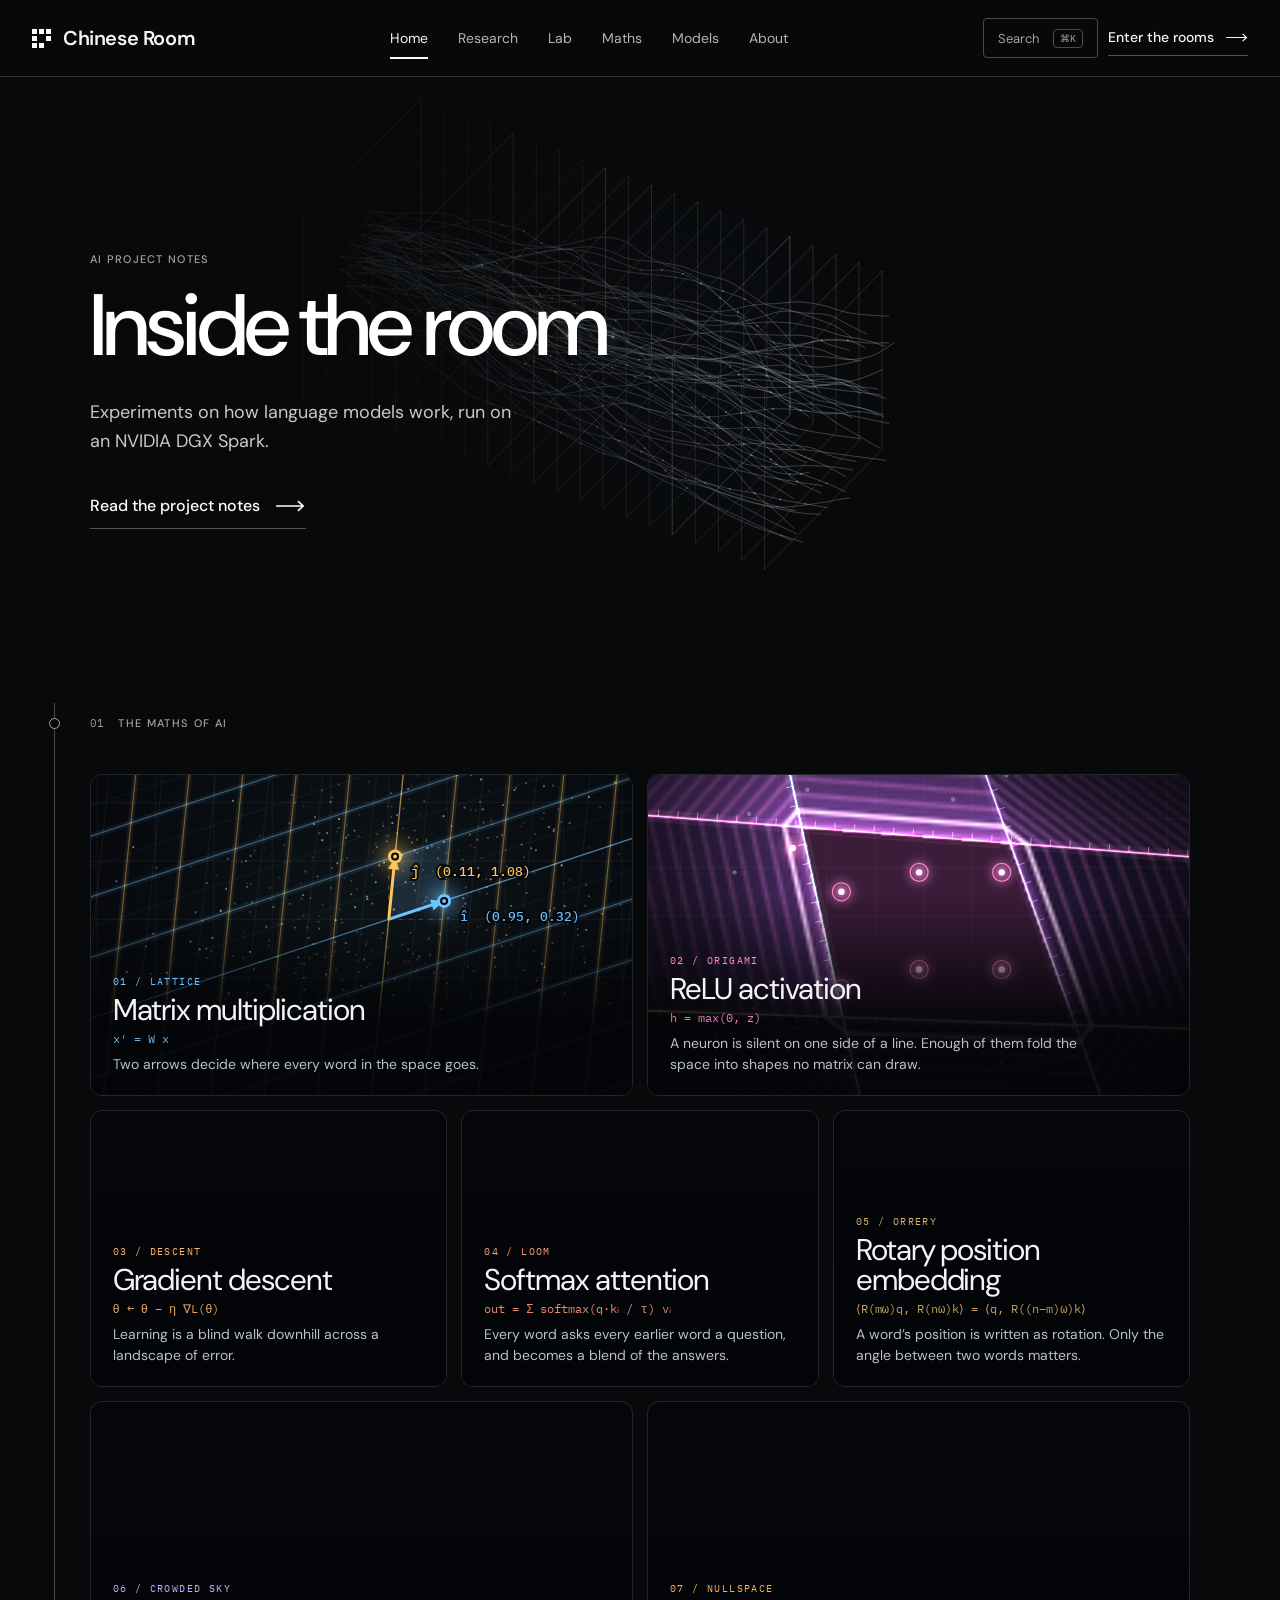
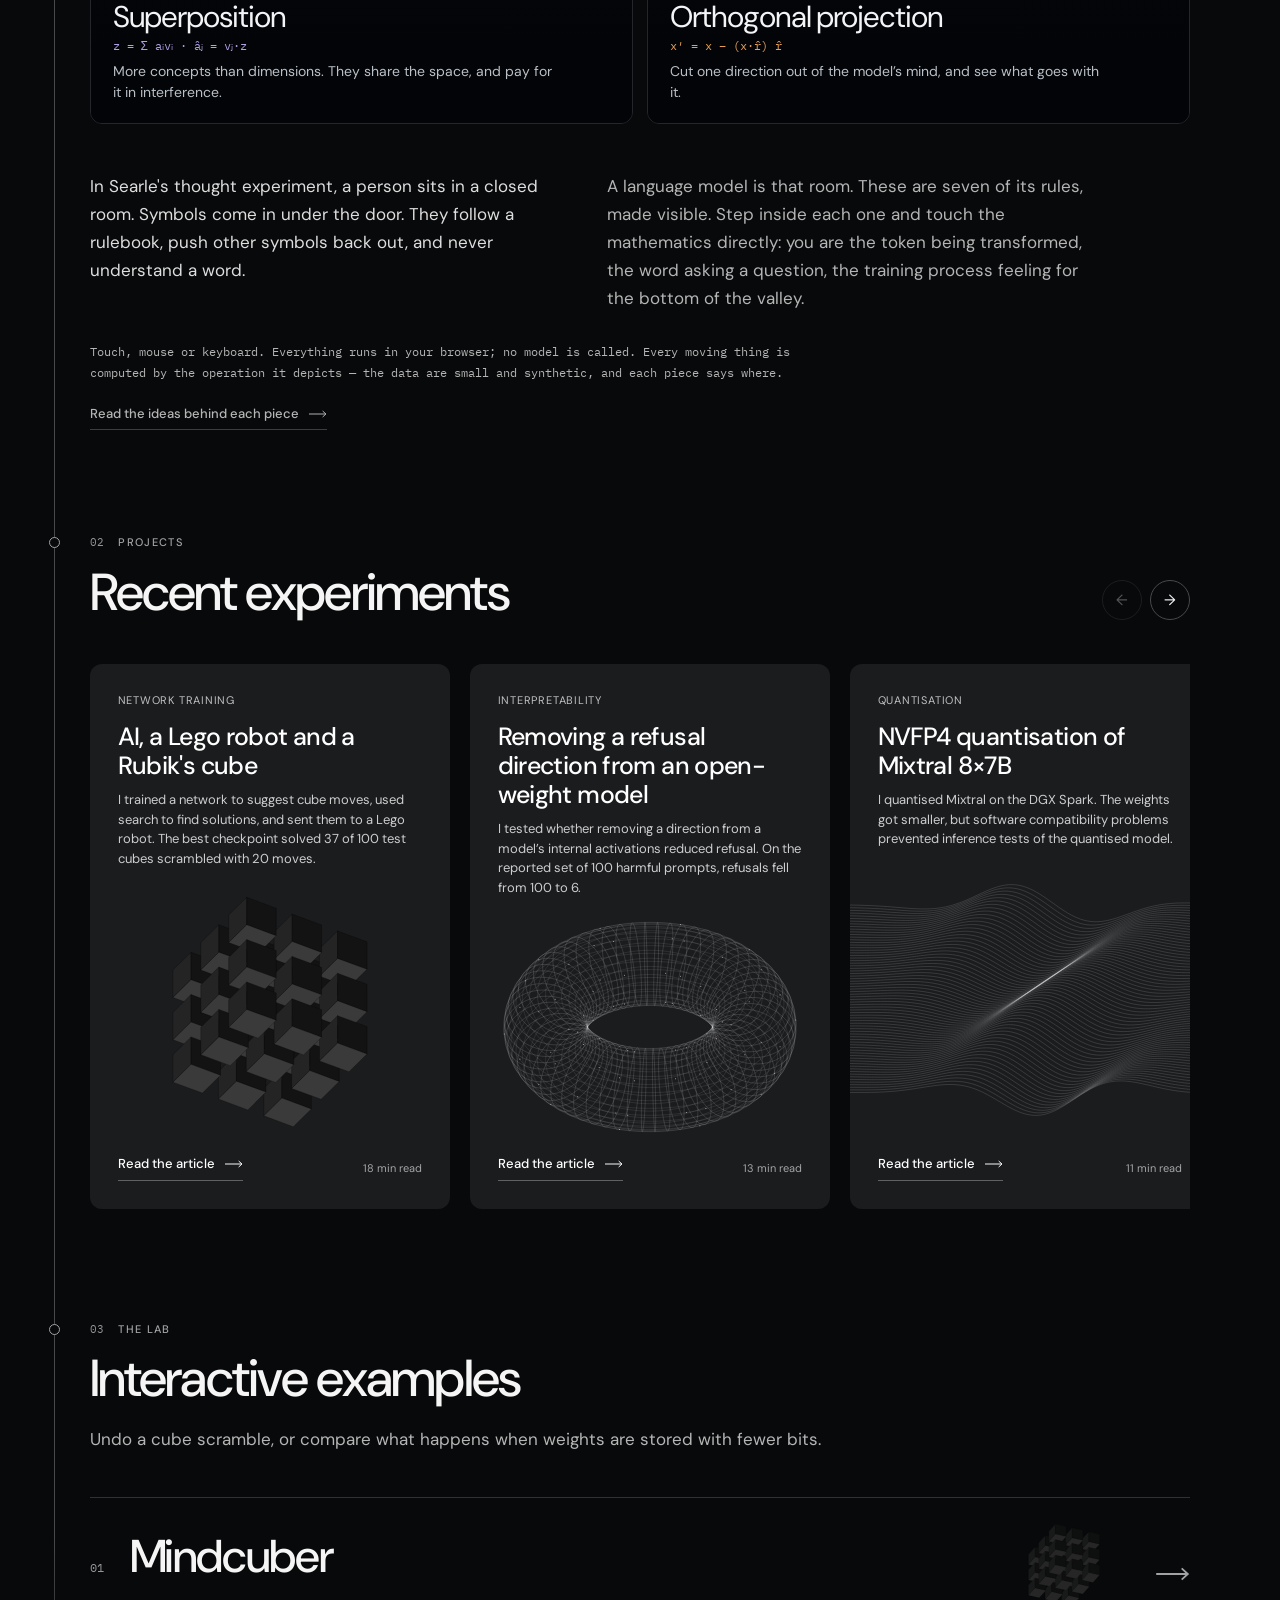
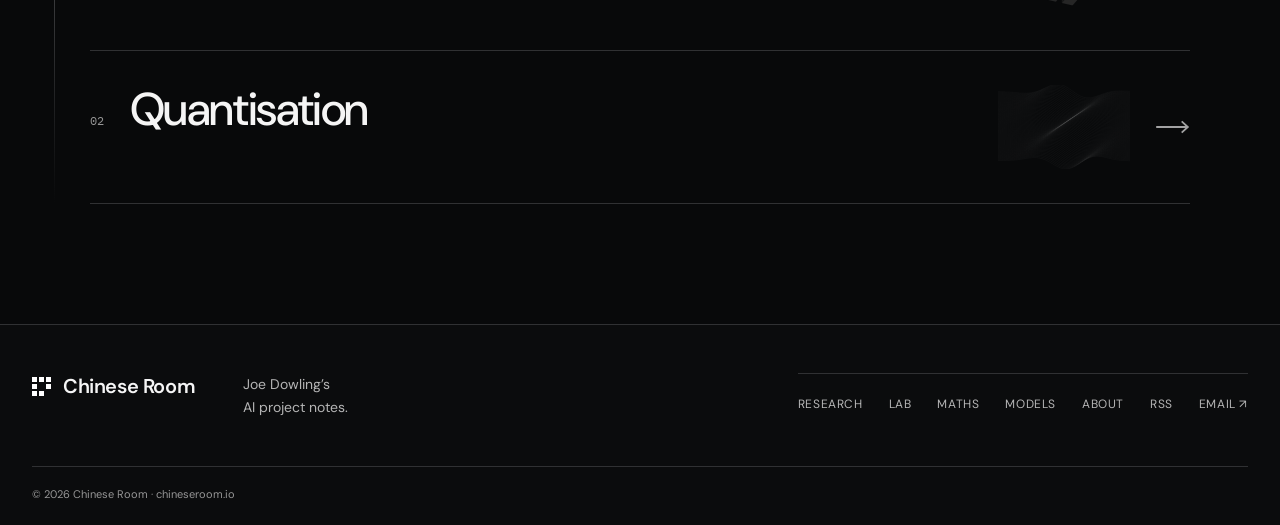
<file: index.html>
<!doctype html>
<html lang="en">
<head>
  <meta charset="utf-8"><meta name="viewport" content="width=device-width, initial-scale=1">
  <meta name="theme-color" content="#08090a">
  <meta name="description" content="Joe Dowling’s notes on training networks, quantising language models and building agents, with interactive examples of the maths.">
  <meta property="og:title" content="Chinese Room — AI project notes">
  <meta property="og:description" content="Joe Dowling’s notes on training networks, quantising language models and building agents, with interactive examples of the maths.">
  <meta property="og:type" content="website">
  <meta property="og:url" content="https://chineseroom.io/">
  <link rel="canonical" href="https://chineseroom.io/">
  <link rel="icon" href="/favicon.svg" type="image/svg+xml">
  <link rel="alternate" type="application/rss+xml" title="Chinese Room" href="/feed.xml">
  <link rel="preconnect" href="https://fonts.googleapis.com"><link rel="preconnect" href="https://fonts.gstatic.com" crossorigin>
  <link href="https://fonts.googleapis.com/css2?family=DM+Sans:opsz,wght@9..40,400;9..40,500;9..40,600;9..40,700&family=IBM+Plex+Mono:wght@400;500&display=swap" rel="stylesheet">
  <link rel="stylesheet" href="/maths-art/interiors.css">
  <link rel="stylesheet" href="/styles.css"><link rel="stylesheet" href="/field.css"><link rel="stylesheet" href="/experiences.css"><link rel="stylesheet" href="/maths-map.css">
  <title>Chinese Room — AI project notes</title>
</head>
<body data-page="home">
  <a class="skip-link" href="#main">Skip to content</a>
  <header class="topbar">
    <div class="topbar-inner">
      <a class="brand" href="#home" aria-label="Chinese Room home"><span class="field-mark" aria-hidden="true"><i></i><i></i><i></i><i></i><i></i><i></i><i></i><i></i><i></i></span><span>Chinese Room</span></a>
      <nav id="nav" aria-label="Main navigation"></nav>
      <div class="top-actions">
        <button id="search-open" class="search-open" aria-label="Search the site"><span>Search</span><kbd>⌘K</kbd></button>
        <a class="console-link cta" href="#interiors">Enter the rooms</a>
        <button id="menu-toggle" class="menu-toggle" aria-expanded="false" aria-controls="mobile-menu" aria-label="Open menu"><span></span><span></span></button>
      </div>
    </div>
    <div class="nav-sweep" id="nav-sweep" aria-hidden="true"></div>
    <nav id="mobile-menu" class="mobile-menu" aria-label="Mobile navigation" hidden></nav>
  </header>
  <main id="main" tabindex="-1"><div id="app"><noscript><p class="noscript-note">This site uses JavaScript for research navigation and interactive experiments. You can download the original articles: <a href="/articles/mindcuber.docx">AI, a Lego robot and a Rubik's cube (.docx)</a> · <a href="/articles/abliteration.pdf">Abliteration (PDF)</a> · <a href="/articles/nvfp4-quantization-mixtral.pdf">NVFP4 quantisation (PDF)</a> · <a href="/articles/multi-agent-haskell.pdf">Multi-agent Haskell (PDF)</a>.</p></noscript></div></main>
  <footer class="site-footer">
    <div class="footer-inner">
      <a class="brand" href="#home"><span class="field-mark" aria-hidden="true"><i></i><i></i><i></i><i></i><i></i><i></i><i></i><i></i><i></i></span><span>Chinese Room</span></a>
      <p class="footer-about">Joe Dowling’s<br>AI project notes.</p>
      <nav class="footer-links" aria-label="Footer"><a href="#research">Research</a><a href="#lab">Lab</a><a href="#maths">Maths</a><a href="#models">Models</a><a href="#about">About</a><a href="/feed.xml">RSS</a><a href="mailto:hello@chineseroom.io">Email ↗</a></nav>
      <div class="copyright">© 2026 Chinese Room <span>·</span> chineseroom.io</div>
    </div>
  </footer>
  <dialog id="search-dialog" class="search-dialog" aria-label="Search Chinese Room">
    <form method="dialog" class="search-box">
      <div class="search-input-row"><span aria-hidden="true">&gt;</span><label class="sr-only" for="search-input">Search the site</label><input id="search-input" type="search" placeholder="Search articles, models, pages…" autocomplete="off" aria-label="Search the site"><button type="submit" class="esc" value="close" aria-label="Close search">ESC</button></div>
      <div id="search-results" class="search-results"></div>
      <div class="search-help">↵ open <span>·</span> esc close</div>
    </form>
  </dialog>
  <script src="/experiences.js" defer></script>
  <script src="/lab.js" defer></script>
  <script src="/field-stream.js" defer></script>
  <script src="/field.js" defer></script>
  <script src="/maths-map.js" defer></script>
  <script src="/maths.js" defer></script>
  <script src="/maths-art/host.js" defer></script>
  <script src="/maths-art/pieces/01-lattice.js" defer></script>
  <script src="/maths-art/pieces/02-origami.js" defer></script>
  <script src="/maths-art/pieces/03-descent.js" defer></script>
  <script src="/maths-art/pieces/04-loom.js" defer></script>
  <script src="/maths-art/pieces/05-orrery.js" defer></script>
  <script src="/maths-art/pieces/06-crowded-sky.js" defer></script>
  <script src="/maths-art/pieces/07-nullspace.js" defer></script>
  <script src="/app.js" defer></script>
</body>
</html>
</file>
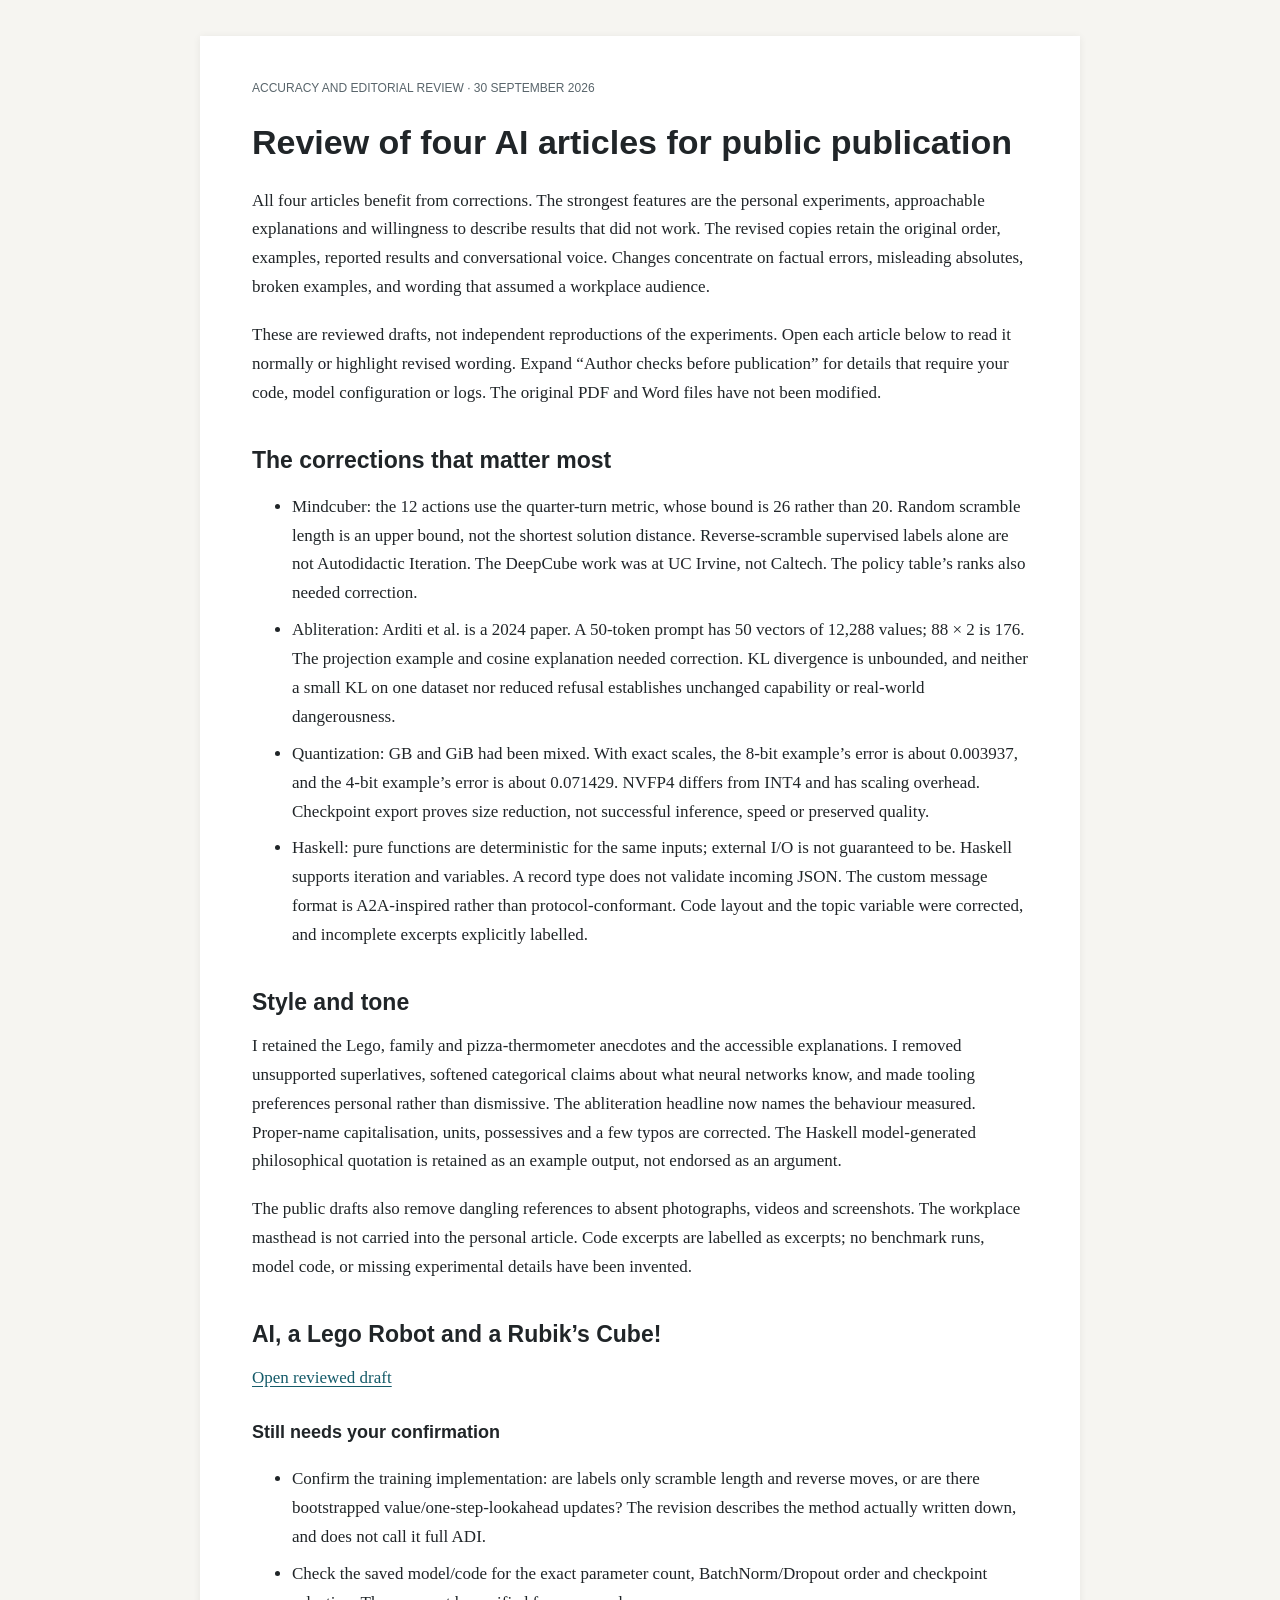
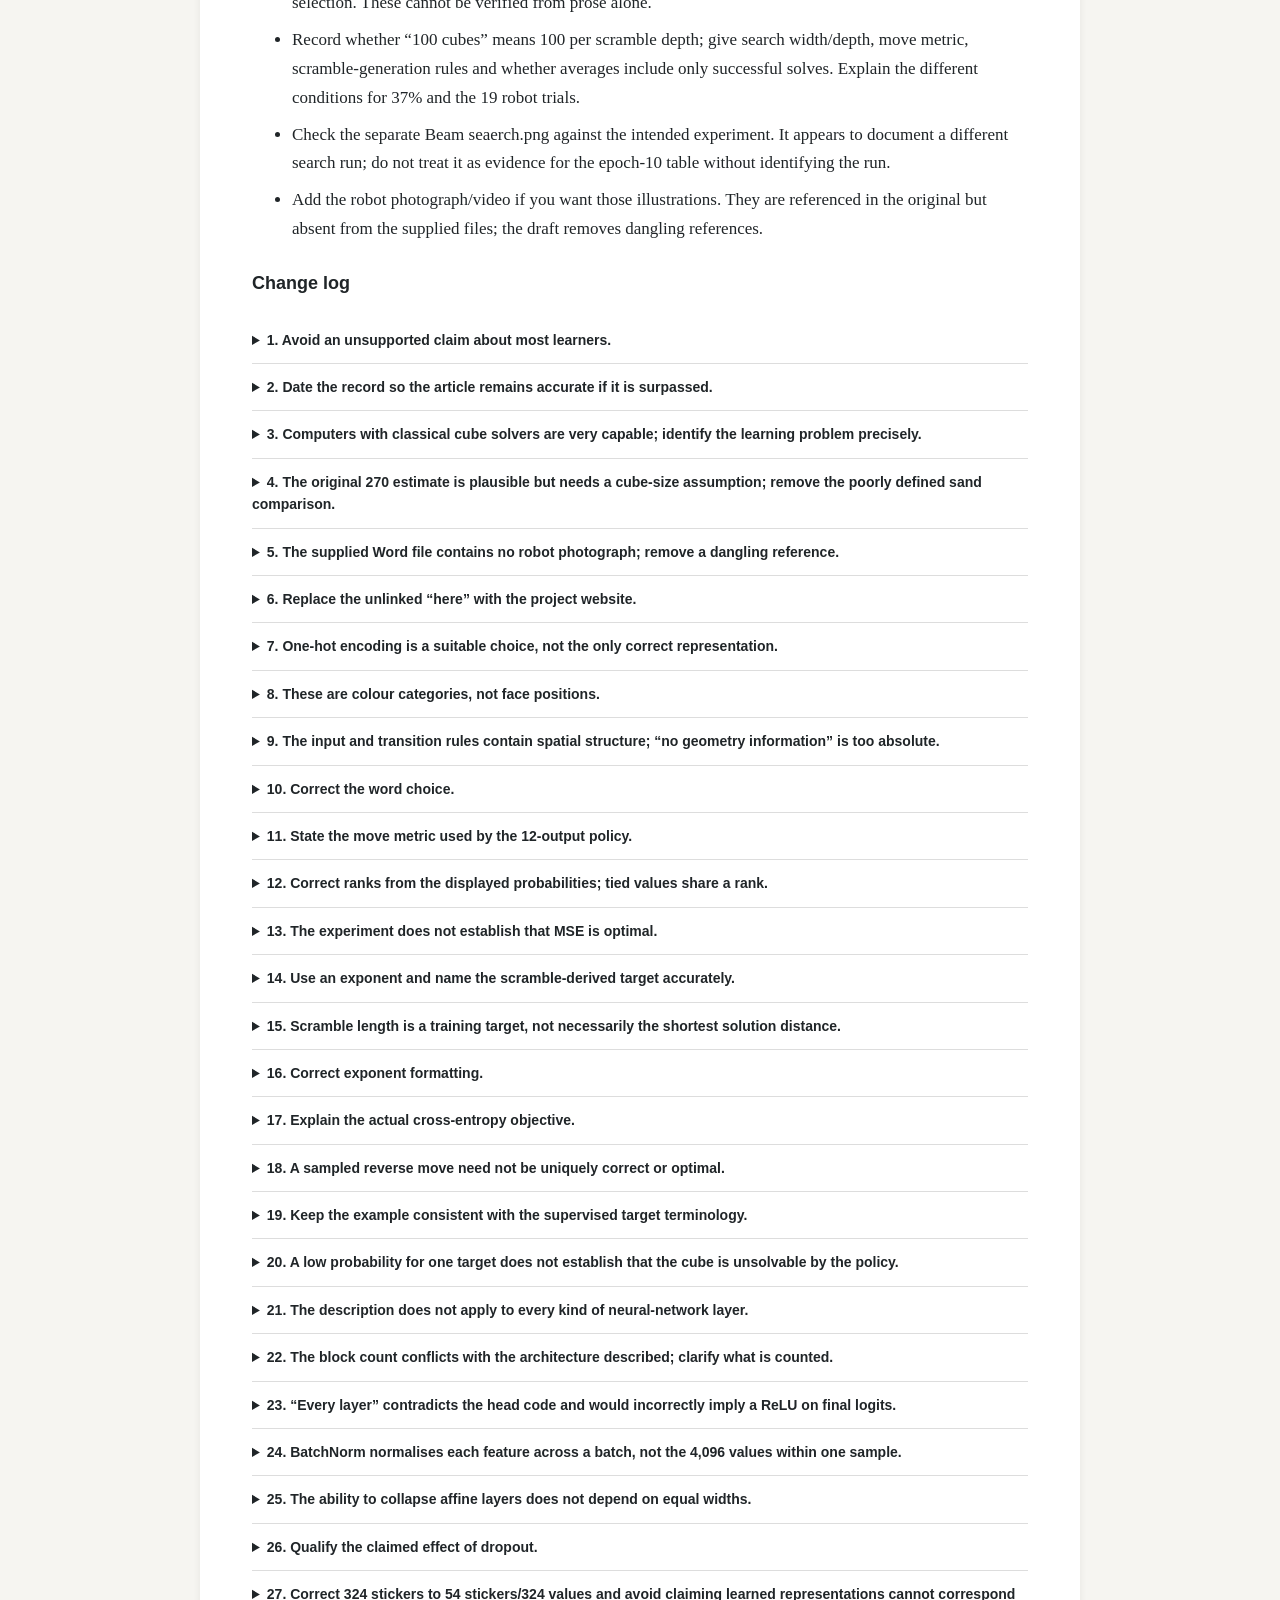
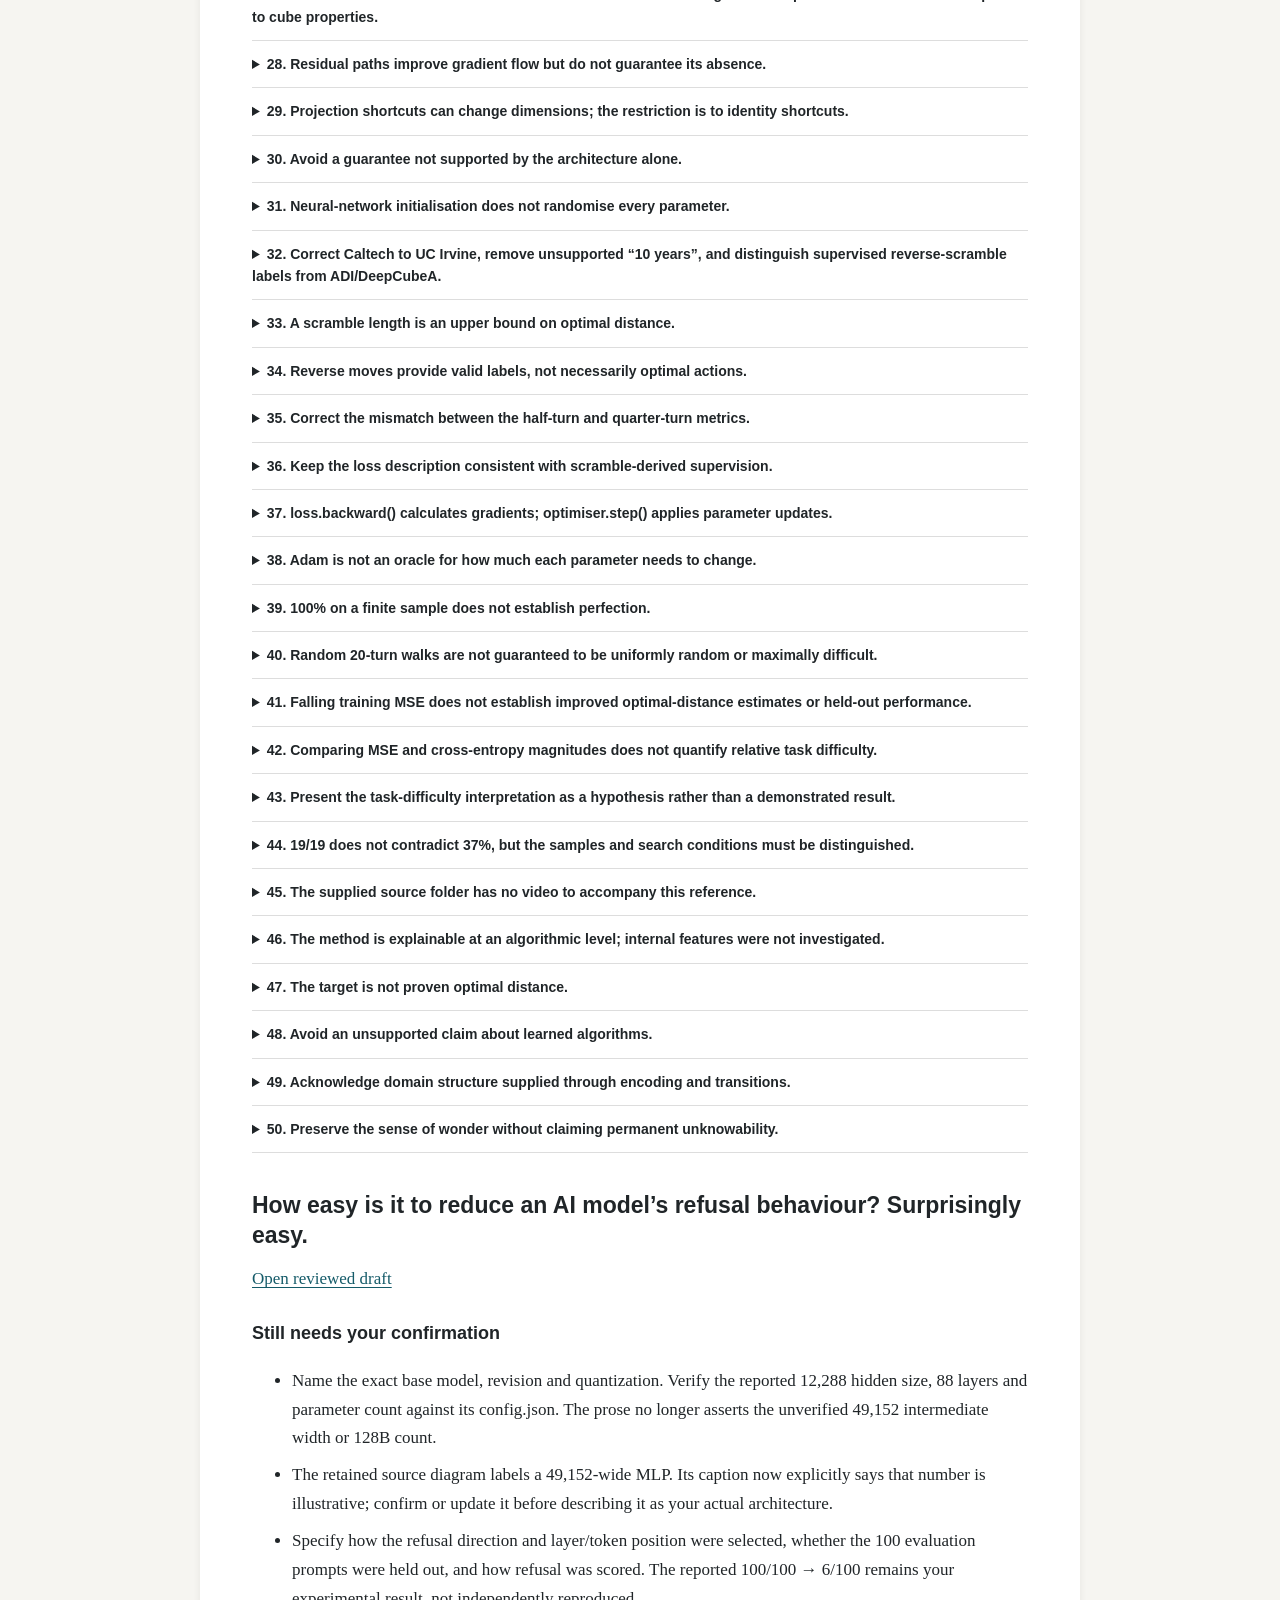
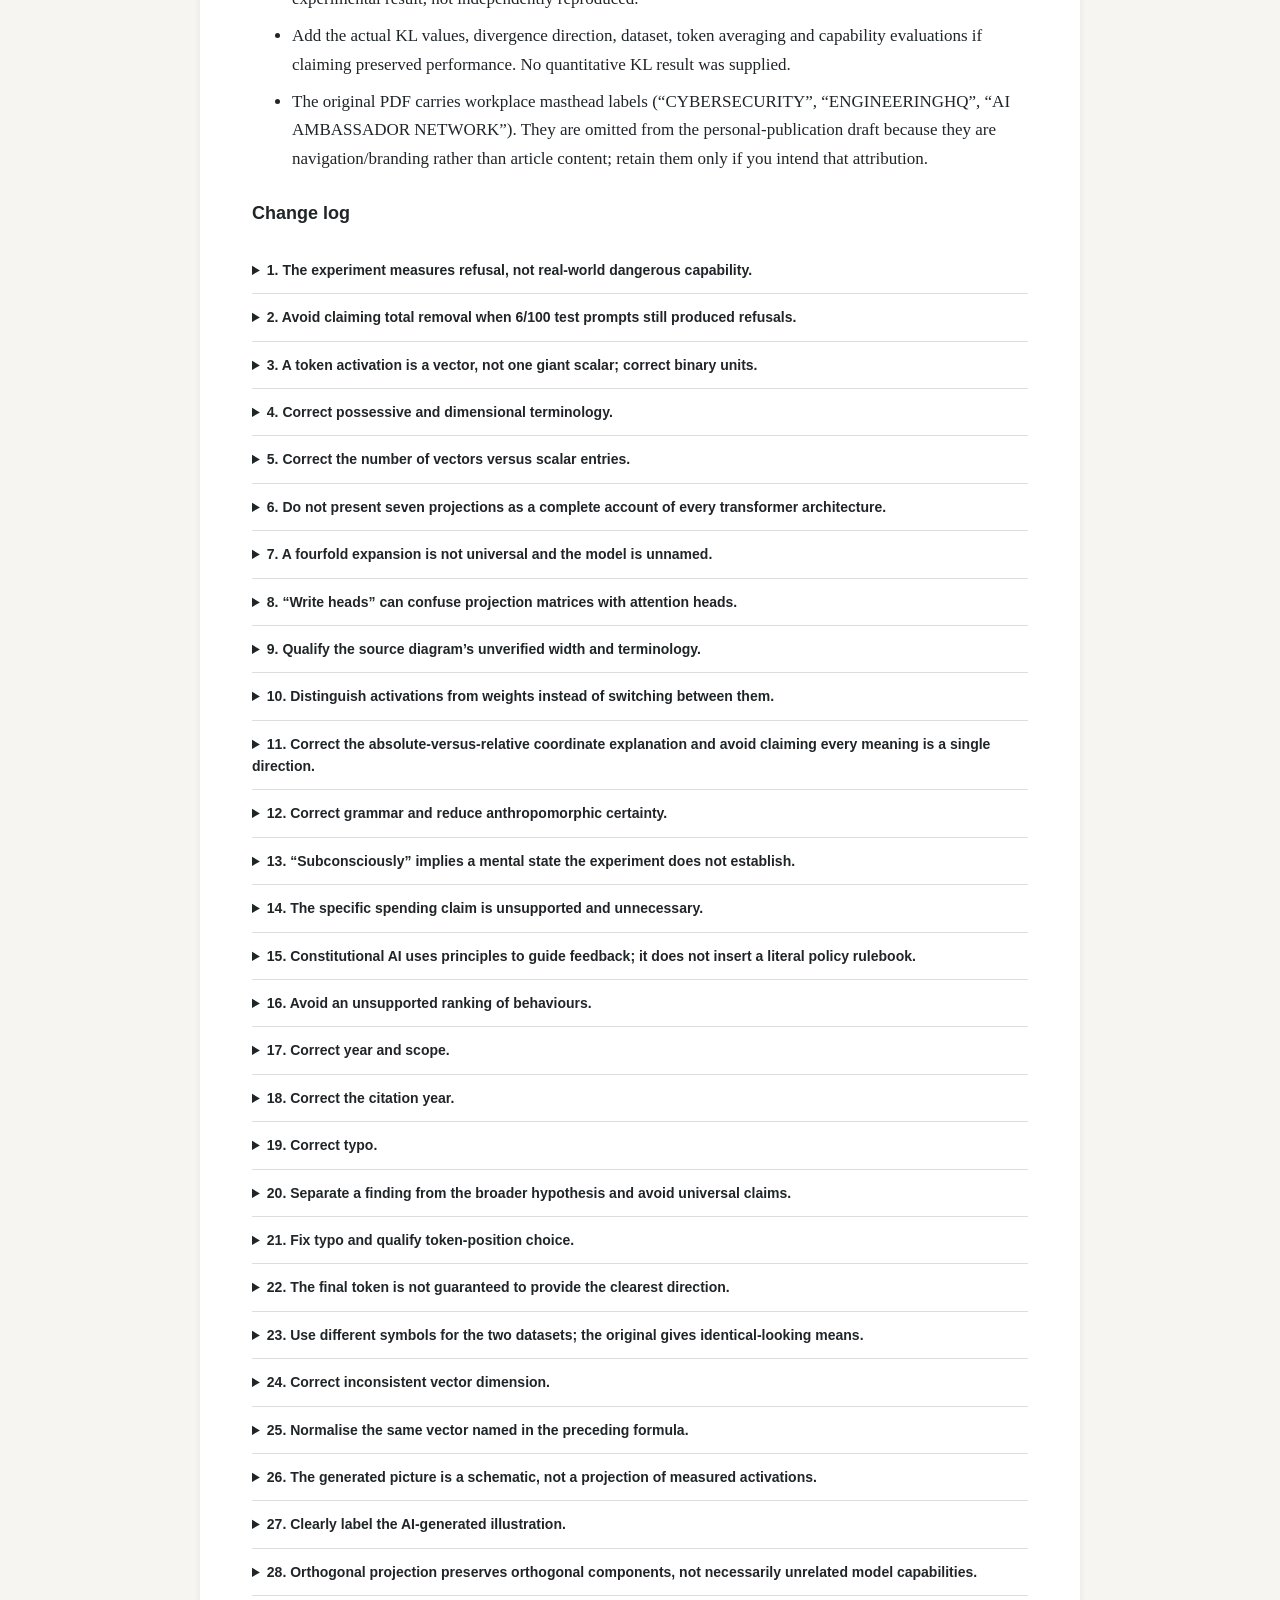
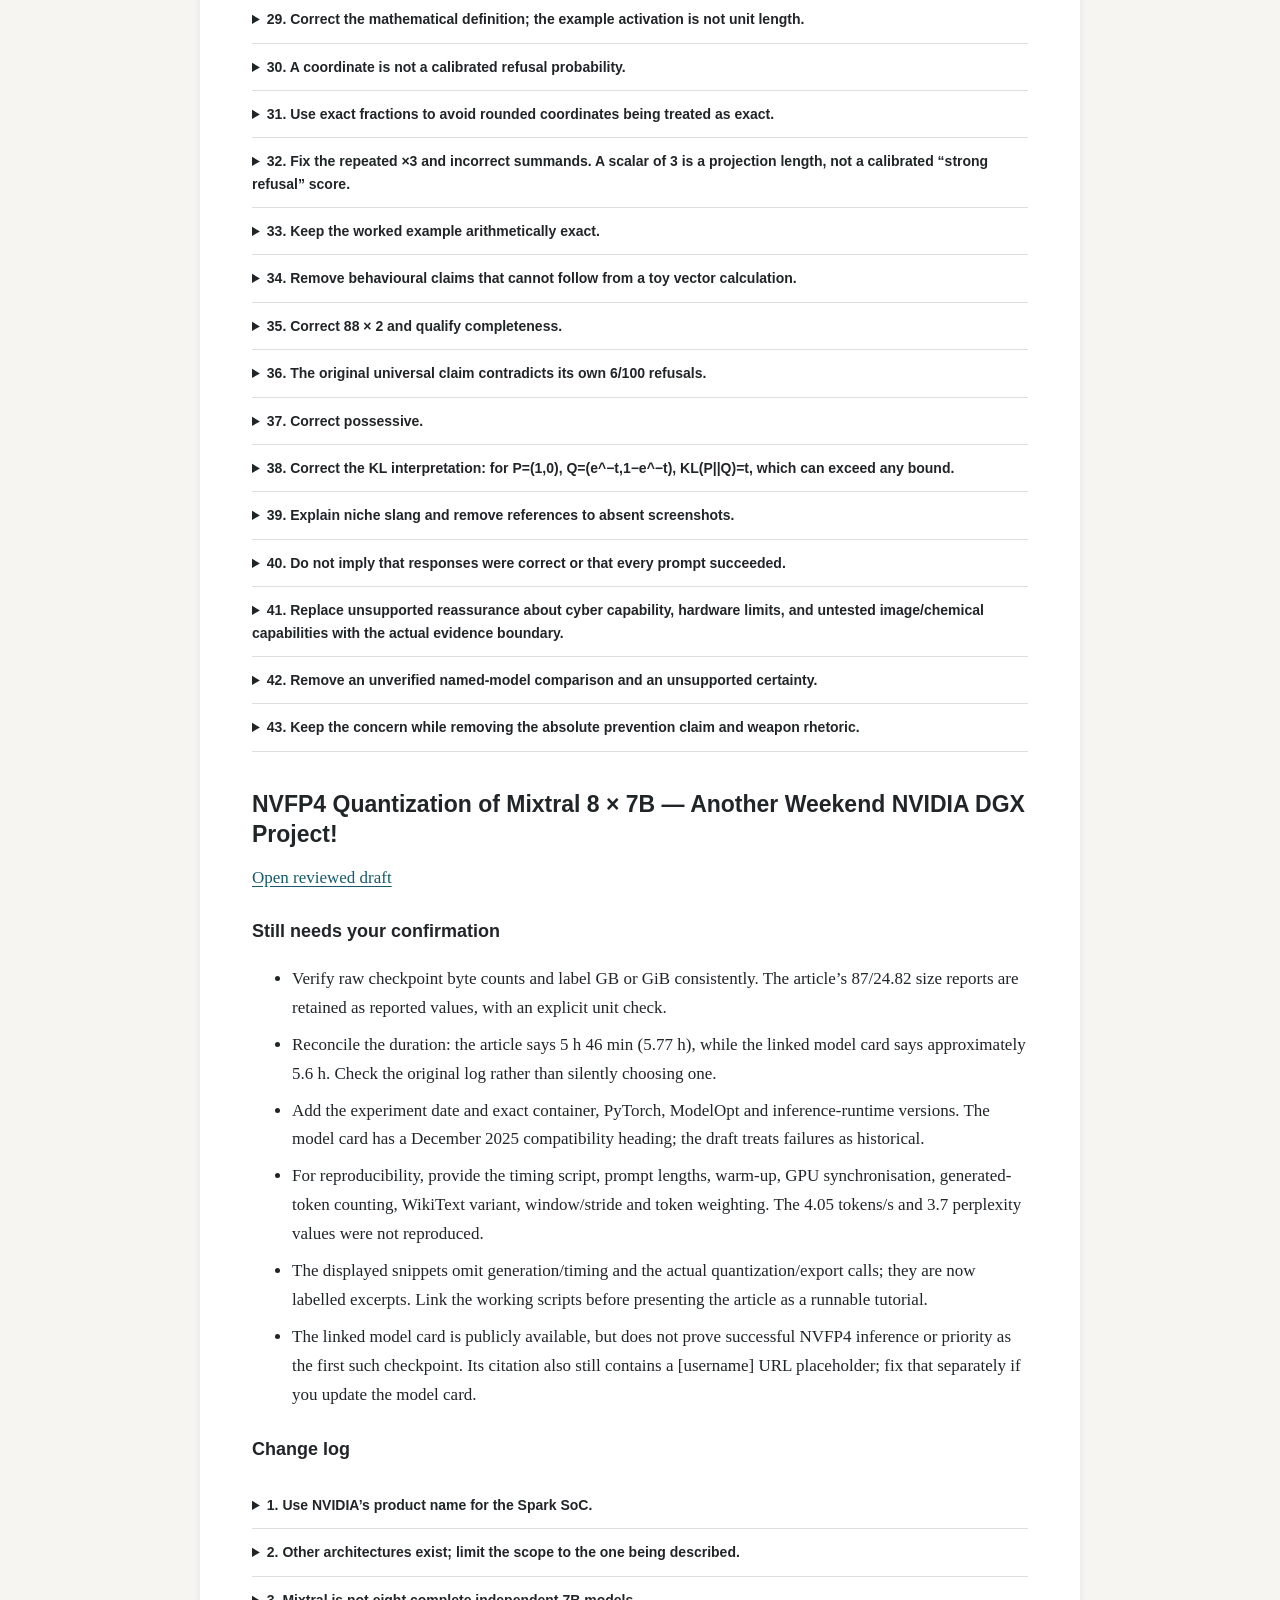
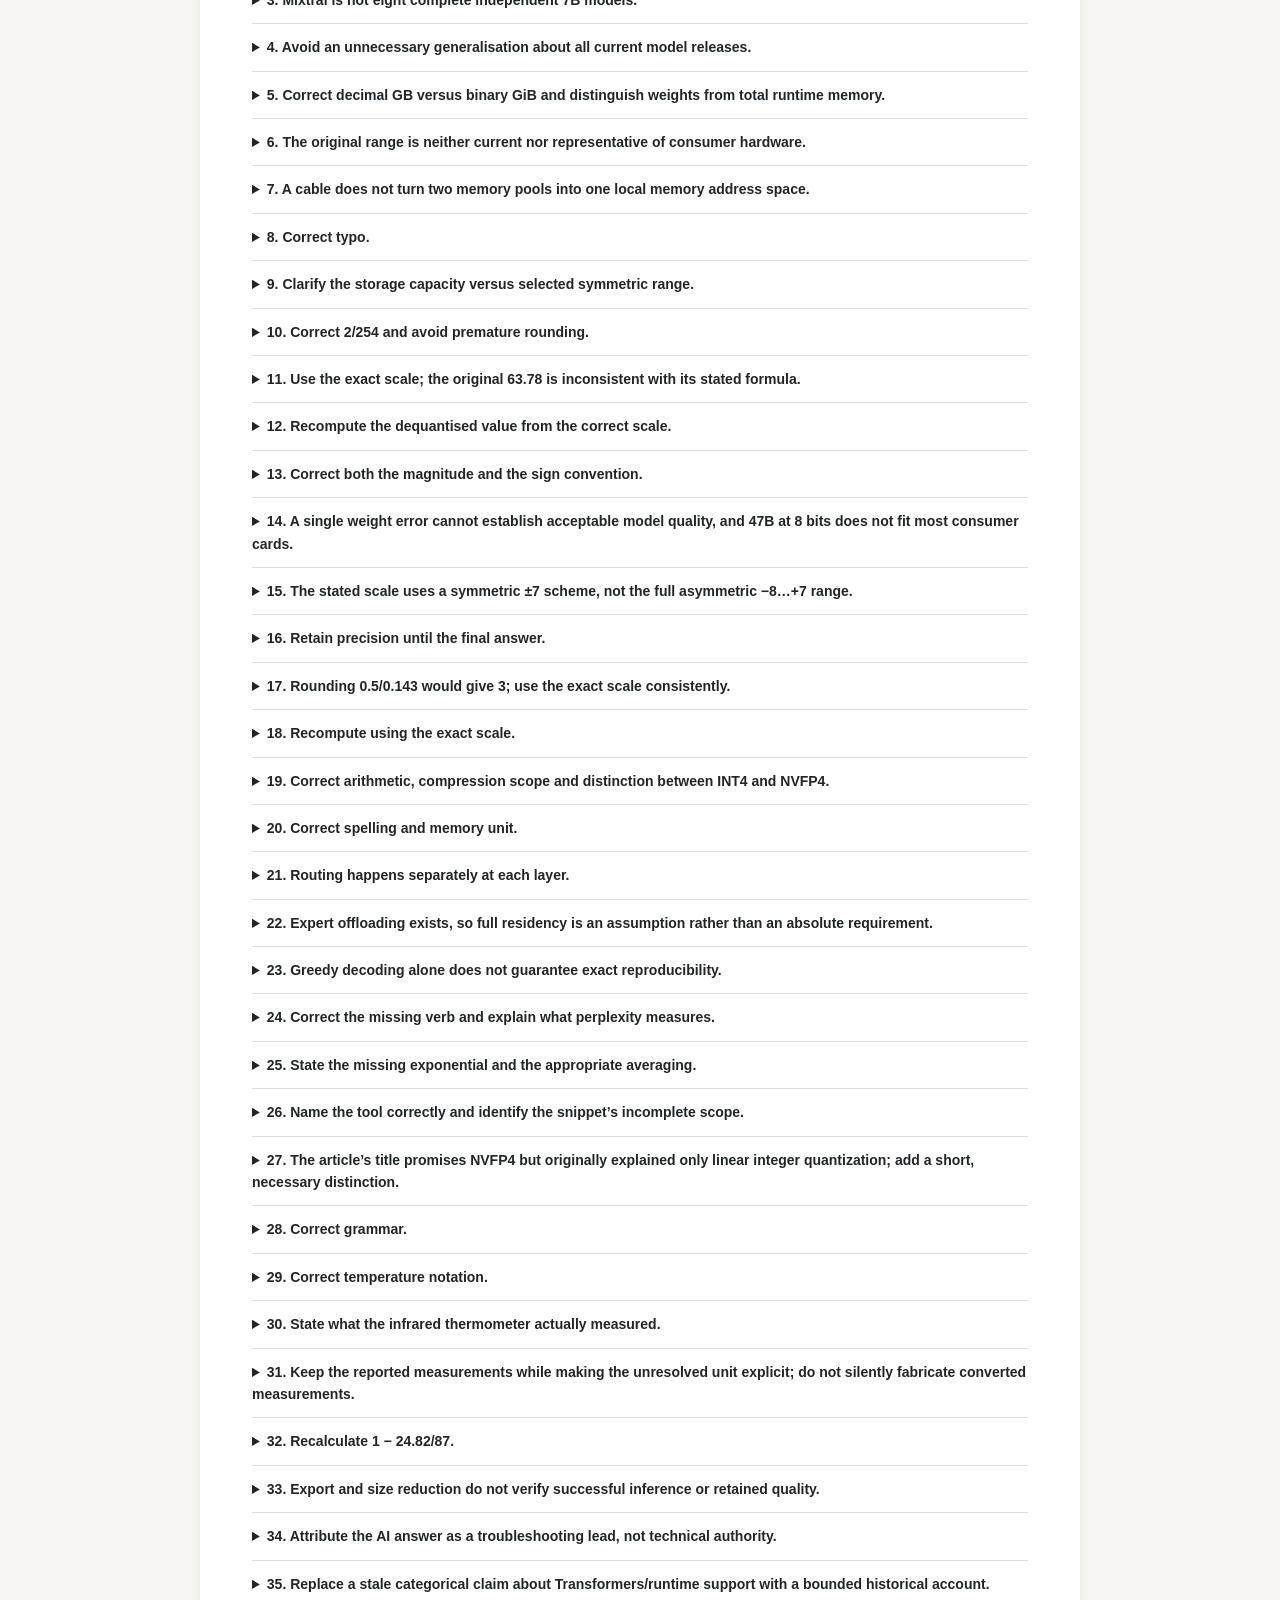
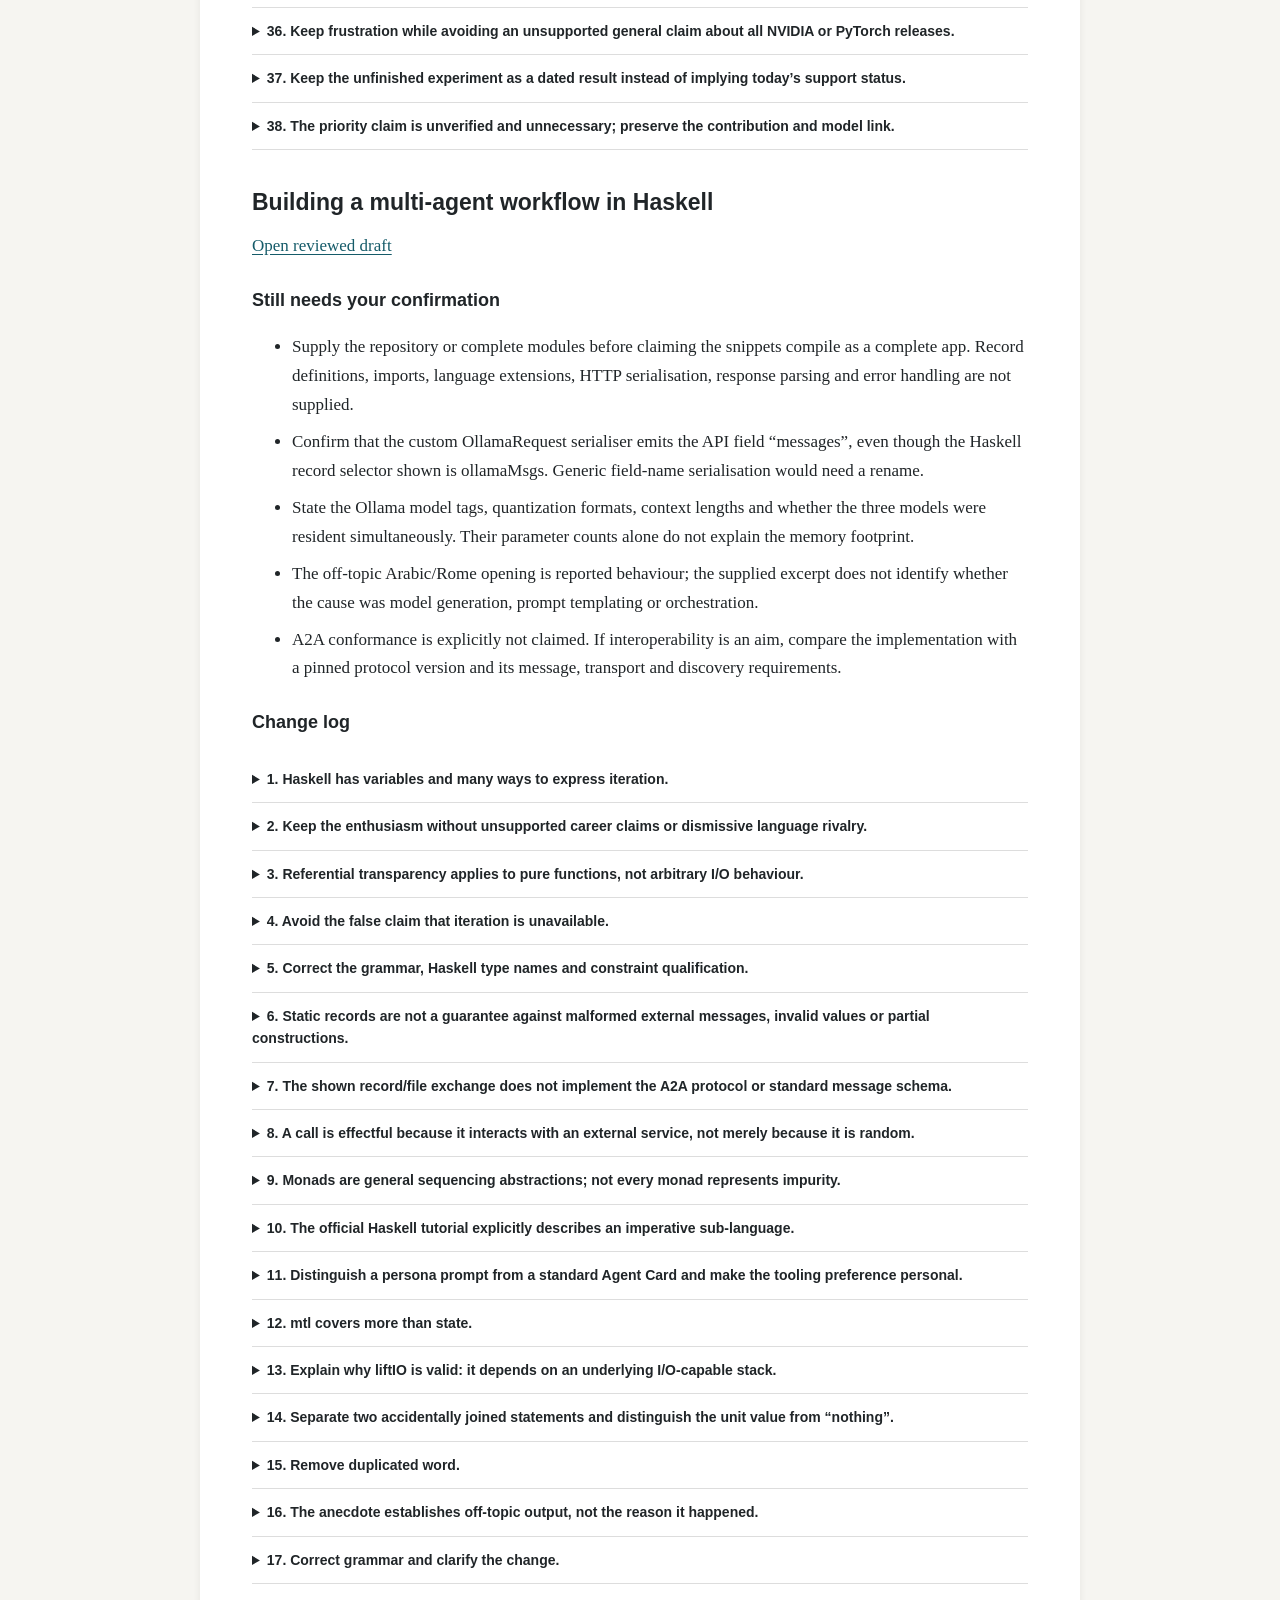
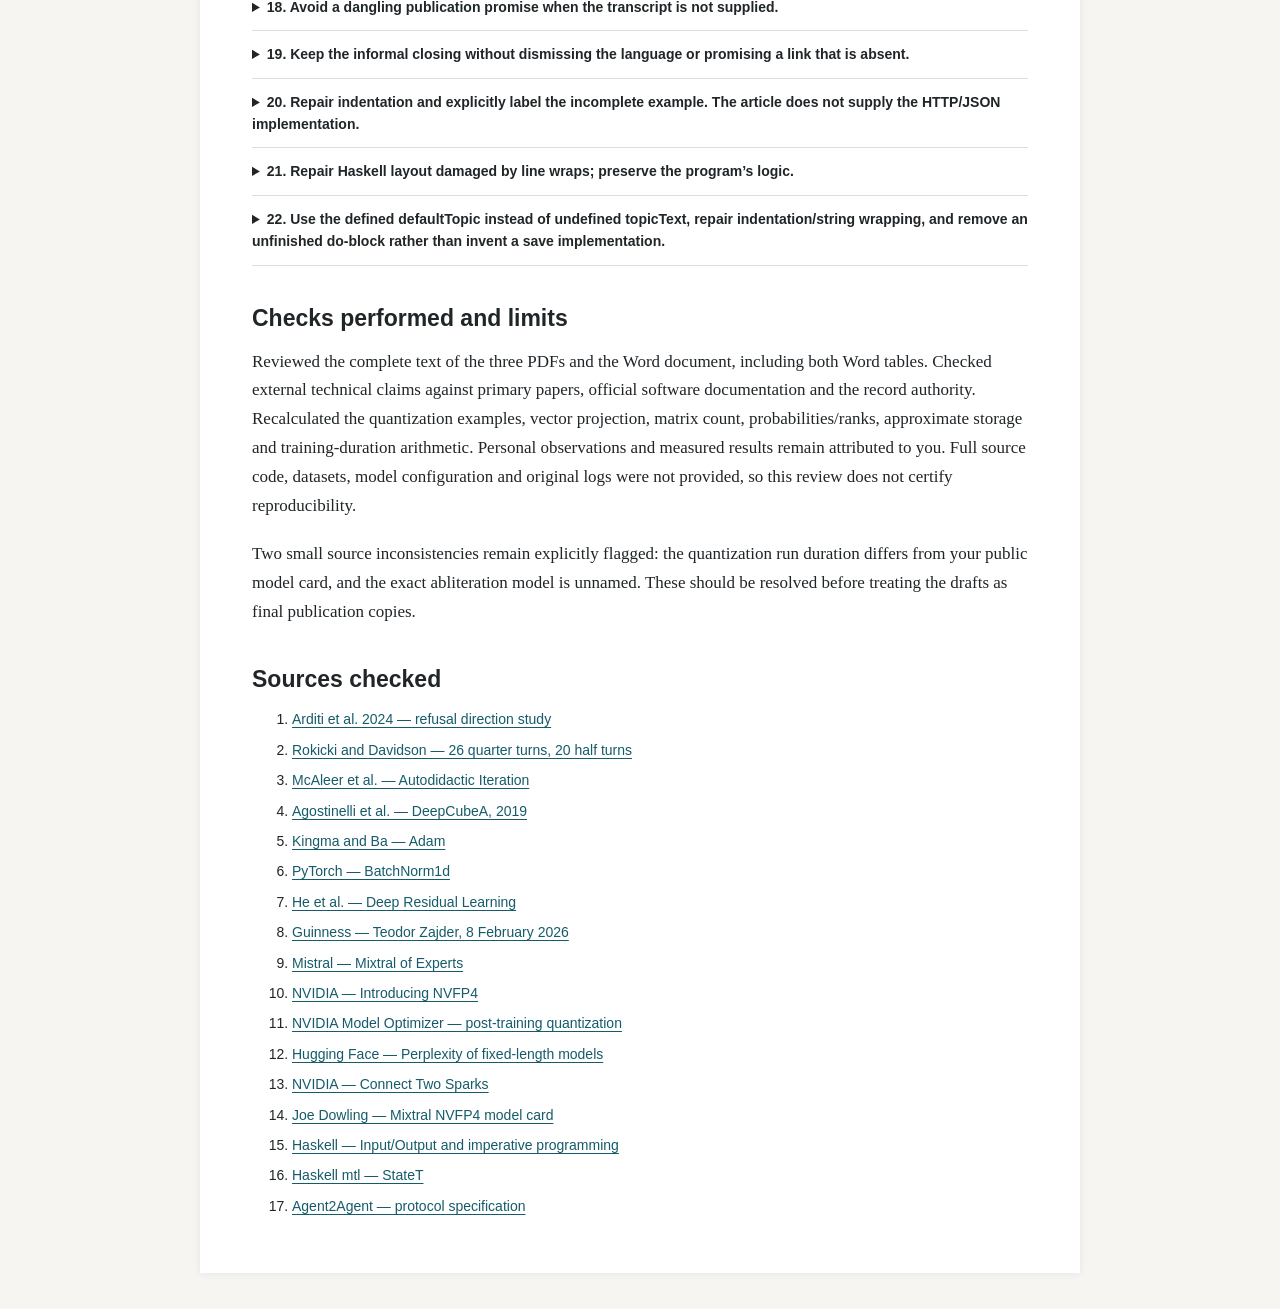
<file: articles/source-materials/original-articles/ARTICLE REVIEW - 2026-09-30.html>
<!doctype html><html lang="en-GB"><head><meta charset="utf-8"><meta name="viewport" content="width=device-width,initial-scale=1"><title>AI article review — 30 September 2026</title><style>
:root{color-scheme:light}*{box-sizing:border-box}body{margin:0;background:#f6f5f1;color:#202528;font:17px/1.7 Georgia,serif}main{max-width:880px;margin:36px auto;background:white;padding:42px 52px;box-shadow:0 1px 8px #0001}h1,h2,h3,button,summary,.meta,aside{font-family:Arial,sans-serif}h1{font-size:34px;line-height:1.18;margin:0 0 24px}h2{font-size:23px;line-height:1.3;margin:38px 0 14px}h3{font-size:18px;margin-top:24px}p{margin:0 0 19px}a{color:#155b69;text-underline-offset:3px;overflow-wrap:anywhere}pre{background:#f1f3f4;border-left:3px solid #476975;padding:16px;overflow-x:auto;font:12px/1.55 Menlo,Consolas,monospace;white-space:pre-wrap;overflow-wrap:anywhere}code{font-family:Menlo,Consolas,monospace}.meta{font-size:12px;color:#59656b;margin-bottom:24px}aside{font-size:14px;line-height:1.6;margin:24px 0;padding:18px;background:#f8f4e7;border:1px solid #e1d5b1}summary{cursor:pointer;font-weight:600}li{margin:8px 0}button{background:white;color:#174954;border:1px solid #174954;padding:9px 14px;border-radius:4px;cursor:pointer}mark{color:inherit;background:transparent}.show-edits mark{background:#fff0a2}.table-wrap{overflow-x:auto;margin:24px 0}table{border-collapse:collapse;width:100%;font:12px/1.5 Arial,sans-serif}th,td{padding:8px 7px;border:1px solid #ccd2d4;text-align:left}thead th{background:#e4ecee}tbody tr:nth-child(even){background:#f5f7f8}caption{text-align:left;font-weight:bold;padding-bottom:9px}.equation{font-family:'DejaVu Sans',Arial,sans-serif;white-space:pre-wrap;overflow-wrap:anywhere;font-size:16px;padding:10px 15px;background:#f6f7f8}blockquote{margin:22px 0;padding-left:20px;border-left:3px solid #9caeb4}figure{margin:24px 0}figure img{display:block;width:100%;height:auto}figcaption,.label{font:12px/1.5 Arial,sans-serif;color:#586267}.references{font:14px/1.6 Arial,sans-serif}.changes{font:14px/1.6 Arial,sans-serif}.changes details{padding:12px 0;border-bottom:1px solid #ddd}.changes .before{color:#626262}.changes p{margin:10px 0}.lead{font-size:19px;color:#465256}.reviewnav{margin-bottom:25px;font:14px Arial,sans-serif}.foot{font:12px Arial,sans-serif;color:#667278;border-top:1px solid #ddd;margin-top:36px;padding-top:16px}@media(max-width:650px){main{margin:0;padding:24px 20px}h1{font-size:29px}}@page{size:A4;margin:18mm 17mm} @media print{body{background:white;font-size:10.5pt;line-height:1.45}main{padding:0;box-shadow:none;margin:0;max-width:none}h1{font-size:25pt}h2{font-size:17pt;break-after:avoid}h3,summary{break-after:avoid}p{widows:3;orphans:3}pre{font-size:8pt;break-inside:avoid}.controls,.reviewnav{display:none}aside{font-size:9pt}table{font-size:8pt}figure{break-inside:avoid}.changes .comparison{display:none}mark{background:transparent!important}a{color:#155b69}}
</style></head><body><main><p class="meta">ACCURACY AND EDITORIAL REVIEW · 30 SEPTEMBER 2026</p><h1>Review of four AI articles for public publication</h1><p>All four articles benefit from corrections. The strongest features are the personal experiments, approachable explanations and willingness to describe results that did not work. The revised copies retain the original order, examples, reported results and conversational voice. Changes concentrate on factual errors, misleading absolutes, broken examples, and wording that assumed a workplace audience.</p><p>These are reviewed drafts, not independent reproductions of the experiments. Open each article below to read it normally or highlight revised wording. Expand “Author checks before publication” for details that require your code, model configuration or logs. The original PDF and Word files have not been modified.</p><h2>The corrections that matter most</h2><ul><li>Mindcuber: the 12 actions use the quarter-turn metric, whose bound is 26 rather than 20. Random scramble length is an upper bound, not the shortest solution distance. Reverse-scramble supervised labels alone are not Autodidactic Iteration. The DeepCube work was at UC Irvine, not Caltech. The policy table’s ranks also needed correction.</li><li>Abliteration: Arditi et al. is a 2024 paper. A 50-token prompt has 50 vectors of 12,288 values; 88 × 2 is 176. The projection example and cosine explanation needed correction. KL divergence is unbounded, and neither a small KL on one dataset nor reduced refusal establishes unchanged capability or real-world dangerousness.</li><li>Quantization: GB and GiB had been mixed. With exact scales, the 8-bit example’s error is about 0.003937, and the 4-bit example’s error is about 0.071429. NVFP4 differs from INT4 and has scaling overhead. Checkpoint export proves size reduction, not successful inference, speed or preserved quality.</li><li>Haskell: pure functions are deterministic for the same inputs; external I/O is not guaranteed to be. Haskell supports iteration and variables. A record type does not validate incoming JSON. The custom message format is A2A-inspired rather than protocol-conformant. Code layout and the topic variable were corrected, and incomplete excerpts explicitly labelled.</li></ul><h2>Style and tone</h2><p>I retained the Lego, family and pizza-thermometer anecdotes and the accessible explanations. I removed unsupported superlatives, softened categorical claims about what neural networks know, and made tooling preferences personal rather than dismissive. The abliteration headline now names the behaviour measured. Proper-name capitalisation, units, possessives and a few typos are corrected. The Haskell model-generated philosophical quotation is retained as an example output, not endorsed as an argument.</p><p>The public drafts also remove dangling references to absent photographs, videos and screenshots. The workplace masthead is not carried into the personal article. Code excerpts are labelled as excerpts; no benchmark runs, model code, or missing experimental details have been invented.</p><h2>AI, a Lego Robot and a Rubik’s Cube!</h2><p><a href="Joe%27s%20Mindcuber%20Article%20-%20REVIEWED%20DRAFT%202026-09-30.html">Open reviewed draft</a></p><h3>Still needs your confirmation</h3><ul><li>Confirm the training implementation: are labels only scramble length and reverse moves, or are there bootstrapped value/one-step-lookahead updates? The revision describes the method actually written down, and does not call it full ADI.</li><li>Check the saved model/code for the exact parameter count, BatchNorm/Dropout order and checkpoint selection. These cannot be verified from prose alone.</li><li>Record whether “100 cubes” means 100 per scramble depth; give search width/depth, move metric, scramble-generation rules and whether averages include only successful solves. Explain the different conditions for 37% and the 19 robot trials.</li><li>Check the separate Beam seaerch.png against the intended experiment. It appears to document a different search run; do not treat it as evidence for the epoch-10 table without identifying the run.</li><li>Add the robot photograph/video if you want those illustrations. They are referenced in the original but absent from the supplied files; the draft removes dangling references.</li></ul><h3>Change log</h3><div class="changes"><details><summary>1. Avoid an unsupported claim about most learners.</summary><div class="comparison"><p class="before"><b>Before:</b> Most people can learn to solve a Rubik&#x27;s cube in a couple of hours. Doing so involves recognising a few key patterns, learning 6 or 7 simple algorithms and practice. Taken to extremes, the global speedcube circuit includes numerous youngsters who can solve a scrambled cube in under 4 seconds, with the current record holder, 9-year-old Teodor Zajder from Poland, clocking 2.76 seconds at an event in February 2026.</p><p><b>After:</b> Many people can learn to solve a Rubik&#x27;s cube in a couple of hours. Doing so involves recognising a few key patterns, learning 6 or 7 simple algorithms and practice. Taken to extremes, the global speedcube circuit includes numerous youngsters who can solve a scrambled cube in under 4 seconds, with the current record holder, 9-year-old Teodor Zajder from Poland, clocking 2.76 seconds at an event in February 2026.</p></div><p><a href="Joe%27s%20Mindcuber%20Article%20-%20REVIEWED%20DRAFT%202026-09-30.html#block-2">Find this passage</a></p></details><details><summary>2. Date the record so the article remains accurate if it is surpassed.</summary><div class="comparison"><p class="before"><b>Before:</b> Many people can learn to solve a Rubik&#x27;s cube in a couple of hours. Doing so involves recognising a few key patterns, learning 6 or 7 simple algorithms and practice. Taken to extremes, the global speedcube circuit includes numerous youngsters who can solve a scrambled cube in under 4 seconds, with the current record holder, 9-year-old Teodor Zajder from Poland, clocking 2.76 seconds at an event in February 2026.</p><p><b>After:</b> Many people can learn to solve a Rubik&#x27;s cube in a couple of hours. Doing so involves recognising a few key patterns, learning 6 or 7 simple algorithms and practice. Taken to extremes, the global speedcube circuit includes numerous youngsters who can solve a scrambled cube in under 4 seconds, with 9-year-old Teodor Zajder from Poland setting a 2.76-second world record on 8 February 2026.</p></div><p><a href="Joe%27s%20Mindcuber%20Article%20-%20REVIEWED%20DRAFT%202026-09-30.html#block-2">Find this passage</a></p><p><a href="https://www.guinnessworldrecords.es/world-records/72863-fastest-time-to-solve-a-rubiks-cube">Guinness — Teodor Zajder, 8 February 2026</a></p></details><details><summary>3. Computers with classical cube solvers are very capable; identify the learning problem precisely.</summary><div class="comparison"><p class="before"><b>Before:</b> It might be surprising then, to discover that a Rubik&#x27;s cube falls into a category of problems which is straightforward for humans, but incredibly difficult for a computer that has not been pre-programmed with the required algorithms.</p><p><b>After:</b> It might be surprising then, to discover that a Rubik&#x27;s cube falls into a category of problems that people can solve using learned algorithms, but that is challenging for a learning system starting without a solving strategy.</p></div><p><a href="Joe%27s%20Mindcuber%20Article%20-%20REVIEWED%20DRAFT%202026-09-30.html#block-3">Find this passage</a></p></details><details><summary>4. The original 270 estimate is plausible but needs a cube-size assumption; remove the poorly defined sand comparison.</summary><div class="comparison"><p class="before"><b>Before:</b> Why? Because a scrambled Rubik&#x27;s cube has 4.3 x 10^19 (43 quintillion) possible states. That is an unfathomably large number; it is more than the number of seconds that have passed since the big bang, and more than the number of grains of sand on the earth. If you took a standard sized 3x3 cube in every unique state, you could completely cover the earth 270 times over.</p><p><b>After:</b> Why? Because a scrambled Rubik&#x27;s cube has 4.3 x 10^19 (43 quintillion) possible states. That is an unfathomably large number; it is more than the number of seconds that have passed since the big bang, and, assuming a 57 mm cube laid one face down, enough cubes to cover the Earth’s surface roughly 275 times.</p></div><p><a href="Joe%27s%20Mindcuber%20Article%20-%20REVIEWED%20DRAFT%202026-09-30.html#block-4">Find this passage</a></p></details><details><summary>5. The supplied Word file contains no robot photograph; remove a dangling reference.</summary><div class="comparison"><p class="before"><b>Before:</b> The robot in the photo is the incredible creation of David Gilday, an engineer at ARM and robot enthusiast. The build is based on Lego Set 51515 – Mindstorms Robot Inventor, a set which I fortunately bought for my son Henry a few years ago. The instructions provided with the Mindcuber build are good, so the robot was built, calibrated and performing its tricks to the amazement of my family in under 3 hours.</p><p><b>After:</b> The robot is the incredible creation of David Gilday, an engineer at ARM and robot enthusiast. The build is based on Lego Set 51515 – Mindstorms Robot Inventor, a set which I fortunately bought for my son Henry a few years ago. The instructions provided with the Mindcuber build are good, so the robot was built, calibrated and performing its tricks to the amazement of my family in under 3 hours.</p></div><p><a href="Joe%27s%20Mindcuber%20Article%20-%20REVIEWED%20DRAFT%202026-09-30.html#block-7">Find this passage</a></p></details><details><summary>6. Replace the unlinked “here” with the project website.</summary><div class="comparison"><p class="before"><b>Before:</b> If you are interested in building mindcuber, you can check out the instructions here.</p><p><b>After:</b> If you are interested in building MindCuber, you can find the instructions at https://mindcuber.com/.</p></div><p><a href="Joe%27s%20Mindcuber%20Article%20-%20REVIEWED%20DRAFT%202026-09-30.html#block-9">Find this passage</a></p></details><details><summary>7. One-hot encoding is a suitable choice, not the only correct representation.</summary><div class="comparison"><p class="before"><b>Before:</b> The input to the network is simple: a current state representation of the cube.  A 3x3 Rubik’s cube has 6 different colours, 6 faces and 9 stickers per face, this gives 324 values which will act as input to the network.  These need to be encoded as numbers and shaped into a tensor.  The correct way to do this is using one hot encoding: each colour is represented as a 6-digit array of zeros and ones.  For example:</p><p><b>After:</b> The input to the network is simple: a current state representation of the cube.  A 3x3 Rubik’s cube has 6 different colours, 6 faces and 9 stickers per face, this gives 324 values which will act as input to the network.  These need to be encoded as numbers and shaped into a tensor.  I used one-hot encoding: each colour is represented as a 6-digit array of zeros and ones.  For example:</p></div><p><a href="Joe%27s%20Mindcuber%20Article%20-%20REVIEWED%20DRAFT%202026-09-30.html#block-15">Find this passage</a></p></details><details><summary>8. These are colour categories, not face positions.</summary><div class="comparison"><p class="before"><b>Before:</b> Our input tensor is therefore shape: (54, 6).  That is, 54 rows (one per sticker), 6 columns (one per possible face), which is then flattened to (324,), a continuous array of 324 values, most of which are 0 and 54 of which are 1.</p><p><b>After:</b> Our input tensor is therefore shape: (54, 6).  That is, 54 rows (one per sticker), 6 columns (one per possible colour), which is then flattened to (324,), a continuous array of 324 values, most of which are 0 and 54 of which are 1.</p></div><p><a href="Joe%27s%20Mindcuber%20Article%20-%20REVIEWED%20DRAFT%202026-09-30.html#block-18">Find this passage</a></p></details><details><summary>9. The input and transition rules contain spatial structure; “no geometry information” is too absolute.</summary><div class="comparison"><p class="before"><b>Before:</b> Although the input index of each value always refers to the same physical sticker position, we do not encode any spatial or geometry information.  In other words, the network has no idea that the input object is a cube, it must figure that out!</p><p><b>After:</b> Although the input index of each value always refers to the same physical sticker position, we do not supply explicit 3D coordinates or hand-written solving rules. The fixed sticker order and training moves still encode the cube’s structure indirectly.</p></div><p><a href="Joe%27s%20Mindcuber%20Article%20-%20REVIEWED%20DRAFT%202026-09-30.html#block-20">Find this passage</a></p></details><details><summary>10. Correct the word choice.</summary><div class="comparison"><p class="before"><b>Before:</b> For the output we need 2 things; the next best move and the estimated number of moves remaining until the cube is solved.  These are the Policy Head and Value Head respectably.</p><p><b>After:</b> For the output we need 2 things; the next best move and the estimated number of moves remaining until the cube is solved.  These are the Policy Head and Value Head respectively.</p></div><p><a href="Joe%27s%20Mindcuber%20Article%20-%20REVIEWED%20DRAFT%202026-09-30.html#block-21">Find this passage</a></p></details><details><summary>11. State the move metric used by the 12-output policy.</summary><div class="comparison"><p class="before"><b>Before:</b> There are 12 possible moves on a Rubik’s cube.  These are normally written as F (turn front face clockwise), F’ (front anticlockwise), etc.  The Policy Head therefore outputs 12 raw logits.  At inference time, these are normalised using softmax as probability scores which add up to 1.</p><p><b>After:</b> This model uses 12 quarter-turn moves on a Rubik’s cube.  These are normally written as F (turn front face clockwise), F’ (front anticlockwise), etc.  The Policy Head therefore outputs 12 raw logits.  At inference time, these are normalised using softmax as probability scores which add up to 1.</p></div><p><a href="Joe%27s%20Mindcuber%20Article%20-%20REVIEWED%20DRAFT%202026-09-30.html#block-22">Find this passage</a></p><p><a href="https://cube20.org/qtm/">Rokicki and Davidson — 26 quarter turns, 20 half turns</a></p></details><details><summary>12. Correct ranks from the displayed probabilities; tied values share a rank.</summary><div class="comparison"><p class="before"><b>Before:</b> [&#x27;Rank&#x27;, &#x27;6th&#x27;, &#x27;1st&#x27;, &#x27;10th&#x27;, &#x27;3rd&#x27;, &#x27;5th&#x27;, &#x27;11th&#x27;, &#x27;5th&#x27;, &#x27;8th&#x27;, &#x27;4th&#x27;, &#x27;12th&#x27;, &#x27;7th&#x27;, &#x27;2nd&#x27;]</p><p><b>After:</b> [&#x27;Rank (ties shared)&#x27;, &#x27;8th&#x27;, &#x27;1st&#x27;, &#x27;10th&#x27;, &#x27;3rd&#x27;, &#x27;8th&#x27;, &#x27;10th&#x27;, &#x27;6th&#x27;, &#x27;7th&#x27;, &#x27;4th&#x27;, &#x27;10th&#x27;, &#x27;5th&#x27;, &#x27;1st&#x27;]</p></div><p><a href="Joe%27s%20Mindcuber%20Article%20-%20REVIEWED%20DRAFT%202026-09-30.html#block-23">Find this passage</a></p></details><details><summary>13. The experiment does not establish that MSE is optimal.</summary><div class="comparison"><p class="before"><b>Before:</b> For the value head (number of moves remaining) there are a number of options that would work, but I used mean squared error as the optimum.  This is calculated as</p><p><b>After:</b> For the value head (number of moves remaining) there are a number of options that would work, and I used mean squared error.  This is calculated as</p></div><p><a href="Joe%27s%20Mindcuber%20Article%20-%20REVIEWED%20DRAFT%202026-09-30.html#block-27">Find this passage</a></p></details><details><summary>14. Use an exponent and name the scramble-derived target accurately.</summary><div class="comparison"><p class="before"><b>Before:</b> Value Loss = (predicted_distance – true_distance)2</p><p><b>After:</b> Value Loss = (predicted_distance − target_distance)²</p></div><p><a href="Joe%27s%20Mindcuber%20Article%20-%20REVIEWED%20DRAFT%202026-09-30.html#block-28">Find this passage</a></p></details><details><summary>15. Scramble length is a training target, not necessarily the shortest solution distance.</summary><div class="comparison"><p class="before"><b>Before:</b> For example, if the network predicts that the solved state is 5 moves away, but the true distance is 8 moves, then the Loss = (5 – 8)2 = 9.  The use of the quadratic function penalises large errors and encourages the network to be more accurate.</p><p><b>After:</b> For example, if the network predicts that the solved state is 5 moves away, but the target distance is 8 moves, then the Loss = (5 – 8)2 = 9.  The use of the quadratic function penalises large errors and encourages the network to be more accurate.</p></div><p><a href="Joe%27s%20Mindcuber%20Article%20-%20REVIEWED%20DRAFT%202026-09-30.html#block-29">Find this passage</a></p></details><details><summary>16. Correct exponent formatting.</summary><div class="comparison"><p class="before"><b>Before:</b> For example, if the network predicts that the solved state is 5 moves away, but the target distance is 8 moves, then the Loss = (5 – 8)2 = 9.  The use of the quadratic function penalises large errors and encourages the network to be more accurate.</p><p><b>After:</b> For example, if the network predicts that the solved state is 5 moves away, but the target distance is 8 moves, then the Loss = (5 − 8)² = 9.  The use of the quadratic function penalises large errors and encourages the network to be more accurate.</p></div><p><a href="Joe%27s%20Mindcuber%20Article%20-%20REVIEWED%20DRAFT%202026-09-30.html#block-29">Find this passage</a></p></details><details><summary>17. Explain the actual cross-entropy objective.</summary><div class="comparison"><p class="before"><b>Before:</b> For the policy head, the standard approach in machine learning for a multi-class classification (the 12 possible moves) is to use cross-entropy.  In simple terms, how wrong each predicted probability is from true.  This is computed as</p><p><b>After:</b> For the policy head, the standard approach in machine learning for a multi-class classification (the 12 possible moves) is to use cross-entropy.  For a one-hot target, it penalises low probability assigned to the labelled move.  This is computed as</p></div><p><a href="Joe%27s%20Mindcuber%20Article%20-%20REVIEWED%20DRAFT%202026-09-30.html#block-30">Find this passage</a></p></details><details><summary>18. A sampled reverse move need not be uniquely correct or optimal.</summary><div class="comparison"><p class="before"><b>Before:</b> Policy Loss = -log(probability_of_correct_move)</p><p><b>After:</b> Policy Loss = -log(probability_of_labelled_move)</p></div><p><a href="Joe%27s%20Mindcuber%20Article%20-%20REVIEWED%20DRAFT%202026-09-30.html#block-31">Find this passage</a></p></details><details><summary>19. Keep the example consistent with the supervised target terminology.</summary><div class="comparison"><p class="before"><b>Before:</b> For example if the correct move is F’ and, (using the table above) the network predicts F’ 0.22, then the Loss = -log(0.22)  ≈1.51.  If it had predicted F’ 0.90, then Loss = -log(0.90) ≈0.10 (a much better score, suggesting that the network is accurate).  If it had predicted F’ 0.01 then Loss = -log(0.01) ≈4.61 (a terrible score and the network is unlikely to solve the cube).</p><p><b>After:</b> For example if the labelled move is F’ and, (using the table above) the network predicts F’ 0.22, then the Loss = -log(0.22)  ≈1.51.  If it had predicted F’ 0.90, then Loss = -log(0.90) ≈0.10 (a much better score, suggesting that the network is accurate).  If it had predicted F’ 0.01 then Loss = -log(0.01) ≈4.61 (a terrible score and the network is unlikely to solve the cube).</p></div><p><a href="Joe%27s%20Mindcuber%20Article%20-%20REVIEWED%20DRAFT%202026-09-30.html#block-32">Find this passage</a></p></details><details><summary>20. A low probability for one target does not establish that the cube is unsolvable by the policy.</summary><div class="comparison"><p class="before"><b>Before:</b> For example if the labelled move is F’ and, (using the table above) the network predicts F’ 0.22, then the Loss = -log(0.22)  ≈1.51.  If it had predicted F’ 0.90, then Loss = -log(0.90) ≈0.10 (a much better score, suggesting that the network is accurate).  If it had predicted F’ 0.01 then Loss = -log(0.01) ≈4.61 (a terrible score and the network is unlikely to solve the cube).</p><p><b>After:</b> For example if the labelled move is F’ and, (using the table above) the network predicts F’ 0.22, then the Loss = -log(0.22)  ≈1.51.  If it had predicted F’ 0.90, then Loss = -log(0.90) ≈0.10 (a much better score, suggesting that the network is accurate).  If it had predicted F’ 0.01 then Loss = -log(0.01) ≈4.61 (a high loss for this labelled move; other moves may also lead to a solution).</p></div><p><a href="Joe%27s%20Mindcuber%20Article%20-%20REVIEWED%20DRAFT%202026-09-30.html#block-32">Find this passage</a></p></details><details><summary>21. The description does not apply to every kind of neural-network layer.</summary><div class="comparison"><p class="before"><b>Before:</b> Each layer in a neural network is a row of neurons, each of which takes every value from the previous layer, multiplies it by its own weight, adds them all up, adds a bias and outputs a single number.</p><p><b>After:</b> Each fully connected layer in this network is a row of neurons, each of which takes every value from the previous layer, multiplies it by its own weight, adds them all up, adds a bias and outputs a single number.</p></div><p><a href="Joe%27s%20Mindcuber%20Article%20-%20REVIEWED%20DRAFT%202026-09-30.html#block-34">Find this passage</a></p></details><details><summary>22. The block count conflicts with the architecture described; clarify what is counted.</summary><div class="comparison"><p class="before"><b>Before:</b> The successful network comprised of 5 blocks and a total of 15 layers, with a common backbone and a total of 44.6m parameters.</p><p><b>After:</b> The successful network comprised an input projection, four residual blocks, an output projection and two heads, with 15 linear layers in total, with a common backbone and a total of 44.6m parameters.</p></div><p><a href="Joe%27s%20Mindcuber%20Article%20-%20REVIEWED%20DRAFT%202026-09-30.html#block-37">Find this passage</a></p></details><details><summary>23. “Every layer” contradicts the head code and would incorrectly imply a ReLU on final logits.</summary><div class="comparison"><p class="before"><b>Before:</b> Every layer in the network follows the same pattern: Linear (the weighted sum), then BatchNorm (normalise the values), then ReLU (zero out negatives), then Dropout (randomly disable 10% of neurons during training).  This four-step sequence repeats at every layer throughout the network.</p><p><b>After:</b> The backbone uses Linear (the weighted sum), BatchNorm (normalise activations), ReLU (zero out negatives) and Dropout (randomly zero 10% of activations during training). The two heads shown above use Linear → ReLU → Linear; their final outputs are left as raw values.</p></div><p><a href="Joe%27s%20Mindcuber%20Article%20-%20REVIEWED%20DRAFT%202026-09-30.html#block-38">Find this passage</a></p></details><details><summary>24. BatchNorm normalises each feature across a batch, not the 4,096 values within one sample.</summary><div class="comparison"><p class="before"><b>Before:</b> BatchNorm is then run on the 4096 values to normalise them around zero (mean ≈ 0, standard deviation ≈ 1).  This stabilises the network, as a wide range of values would cause significant drift between the layers during training.</p><p><b>After:</b> BatchNorm is then run on the 4096 values to normalise each feature across the batch, before a learned scale and shift. At inference it normally uses running statistics.  This stabilises the network, as a wide range of values would cause significant drift between the layers during training.</p></div><p><a href="Joe%27s%20Mindcuber%20Article%20-%20REVIEWED%20DRAFT%202026-09-30.html#block-40">Find this passage</a></p><p><a href="https://docs.pytorch.org/docs/2.14/generated/torch.nn.BatchNorm1d.html">PyTorch — BatchNorm1d</a></p></details><details><summary>25. The ability to collapse affine layers does not depend on equal widths.</summary><div class="comparison"><p class="before"><b>Before:</b> The next step is ReLU.  Rectified Linear Unit is the most simple function in the code.  If the output number is positive, it passes to the next layer, if it is negative, it is set to zero.  This stops the network from becoming a simple set of linear calculations.  Specifically, if the same number of inputs is passed from layer n to layer n+1, then the calculations in layer n+1 could be combined with layer n into a single equivalent layer.  ReLU breaks this by zeroing out negatives, so the maths can no longer be collapsed.  This is what allows the network to learn complex patterns.</p><p><b>After:</b> The next step is ReLU.  Rectified Linear Unit is the most simple function in the code.  If the output number is positive, it passes to the next layer, if it is negative, it is set to zero.  This stops the network from becoming a simple set of linear calculations.  Specifically, a sequence of affine layers without nonlinearities can be combined into one affine transformation, even when the intermediate widths differ.  ReLU breaks this by zeroing out negatives, so the maths can no longer be collapsed.  This is what allows the network to learn complex patterns.</p></div><p><a href="Joe%27s%20Mindcuber%20Article%20-%20REVIEWED%20DRAFT%202026-09-30.html#block-41">Find this passage</a></p></details><details><summary>26. Qualify the claimed effect of dropout.</summary><div class="comparison"><p class="before"><b>Before:</b> Finally, Dropout randomly disables 10% of neurons during each training step.  This prevents the network from memorising specific examples and forces it to learn general patterns that work across many different cube states.</p><p><b>After:</b> Finally, Dropout randomly disables 10% of neurons during each training step.  This can reduce overfitting and encourage patterns that generalise across cube states; it does not guarantee that the network will avoid memorisation.</p></div><p><a href="Joe%27s%20Mindcuber%20Article%20-%20REVIEWED%20DRAFT%202026-09-30.html#block-42">Find this passage</a></p></details><details><summary>27. Correct 324 stickers to 54 stickers/324 values and avoid claiming learned representations cannot correspond to cube properties.</summary><div class="comparison"><p class="before"><b>Before:</b> The critical thing to understand is that the first layer of 4096 neurons is a fundamental departure away from the physical reality of the 324 stickers on the cube.  From now on, the 4096 neurons (and every subsequent layer) do not represent anything that can be mapped to the physical cube.  They belong to the network, not the human world.  They do not represent combinations of colours and orientation or position, in fact, we don&#x27;t know what they represent.  They belong to the network to learn in whatever way it sees fit.</p><p><b>After:</b> The critical thing to understand is that the first layer of 4096 neurons moves beyond the 324 input values representing 54 stickers. These hidden activations do not have a predefined one-to-one mapping to the physical cube. They may represent colours, positions or more abstract combinations; without further interpretability work, we do not know exactly what they encode.</p></div><p><a href="Joe%27s%20Mindcuber%20Article%20-%20REVIEWED%20DRAFT%202026-09-30.html#block-44">Find this passage</a></p></details><details><summary>28. Residual paths improve gradient flow but do not guarantee its absence.</summary><div class="comparison"><p class="before"><b>Before:</b> That &quot;+ x&quot; is the skip connection.  It has two benefits. First, if the layers have nothing useful to add, they can learn to output near-zero and the input passes through untouched — it is easier to learn what to change than what the complete answer should be.  Second, it creates a direct highway for the learning signal to travel backward during training, solving the vanishing gradient problem where signals fade to nothing in deep networks.</p><p><b>After:</b> That &quot;+ x&quot; is the skip connection.  It has two benefits. First, if the layers have nothing useful to add, they can learn to output near-zero and the input passes through untouched — it is easier to learn what to change than what the complete answer should be.  Second, it creates a direct highway for the learning signal to travel backward during training, helping to mitigate the vanishing gradient problem where signals fade to nothing in deep networks.</p></div><p><a href="Joe%27s%20Mindcuber%20Article%20-%20REVIEWED%20DRAFT%202026-09-30.html#block-48">Find this passage</a></p><p><a href="https://arxiv.org/abs/1512.03385">He et al. — Deep Residual Learning</a></p></details><details><summary>29. Projection shortcuts can change dimensions; the restriction is to identity shortcuts.</summary><div class="comparison"><p class="before"><b>Before:</b> This is the single most important architectural decision in the network.  Skip connections require the input and output to be the same size (2048), which is why the input projection compresses to 2048 before the residual blocks begin.  Each block contains two linear layers, so our four residual blocks give us eight layers of processing, all with stable gradient flow.</p><p><b>After:</b> This is the single most important architectural decision in the network.  The identity skip connections used here require the input and output to be the same size (2048), which is why the input projection compresses to 2048 before the residual blocks begin.  Each block contains two linear layers, so our four residual blocks give us eight layers of processing, all with stable gradient flow.</p></div><p><a href="Joe%27s%20Mindcuber%20Article%20-%20REVIEWED%20DRAFT%202026-09-30.html#block-49">Find this passage</a></p><p><a href="https://arxiv.org/abs/1512.03385">He et al. — Deep Residual Learning</a></p></details><details><summary>30. Avoid a guarantee not supported by the architecture alone.</summary><div class="comparison"><p class="before"><b>Before:</b> This is the single most important architectural decision in the network.  The identity skip connections used here require the input and output to be the same size (2048), which is why the input projection compresses to 2048 before the residual blocks begin.  Each block contains two linear layers, so our four residual blocks give us eight layers of processing, all with stable gradient flow.</p><p><b>After:</b> This is the single most important architectural decision in the network.  The identity skip connections used here require the input and output to be the same size (2048), which is why the input projection compresses to 2048 before the residual blocks begin.  Each block contains two linear layers, so our four residual blocks give us eight layers of processing, with an additional path for gradient flow.</p></div><p><a href="Joe%27s%20Mindcuber%20Article%20-%20REVIEWED%20DRAFT%202026-09-30.html#block-49">Find this passage</a></p><p><a href="https://arxiv.org/abs/1512.03385">He et al. — Deep Residual Learning</a></p></details><details><summary>31. Neural-network initialisation does not randomise every parameter.</summary><div class="comparison"><p class="before"><b>Before:</b> The network now exists, but it knows nothing.  All 44.6m parameters are random numbers.  If we were to pass a scrambled Rubik’s cube through the network, it would output a random distance estimate and random move scores.</p><p><b>After:</b> The network now exists, but it knows nothing.  The main weight matrices start from random initial values; some biases and normalisation parameters use fixed initial values.  If we were to pass a scrambled Rubik’s cube through the network, it would output a random distance estimate and random move scores.</p></div><p><a href="Joe%27s%20Mindcuber%20Article%20-%20REVIEWED%20DRAFT%202026-09-30.html#block-53">Find this passage</a></p><p><a href="https://docs.pytorch.org/docs/2.14/generated/torch.nn.BatchNorm1d.html">PyTorch — BatchNorm1d</a></p></details><details><summary>32. Correct Caltech to UC Irvine, remove unsupported “10 years”, and distinguish supervised reverse-scramble labels from ADI/DeepCubeA.</summary><div class="comparison"><p class="before"><b>Before:</b> I tried two training approaches, but the one that worked is Autodidactic Iteration (ADI).  This was the approach used by DeepCubeA (basically a monster version of this project run using 10 years of compute by researchers at Caltech).  The concept is simple.  Rather than using experts to label training data and check results (as is the norm in the models that support autonomous vehicles etc), we generate large volumes of training data by working backwards from the solved state of a cube.</p><p><b>After:</b> I tried two training approaches, but the one described here learns from scrambles generated backwards from the solved state. It was inspired by the DeepCube and DeepCubeA work at the University of California, Irvine. The original DeepCube introduced Autodidactic Iteration (ADI), and DeepCubeA used approximate value iteration and search. My description below uses scramble lengths and inverse moves as training labels; that alone is not the full ADI algorithm. The concept is simple: rather than using experts to label the data, we generate large volumes of it by working backwards from a solved cube.</p></div><p><a href="Joe%27s%20Mindcuber%20Article%20-%20REVIEWED%20DRAFT%202026-09-30.html#block-54">Find this passage</a></p><p><a href="https://arxiv.org/abs/1805.07470">McAleer et al. — Autodidactic Iteration</a> · <a href="https://www.nature.com/articles/s42256-019-0070-z">Agostinelli et al. — DeepCubeA, 2019</a></p></details><details><summary>33. A scramble length is an upper bound on optimal distance.</summary><div class="comparison"><p class="before"><b>Before:</b> The logic is as follows:  Start with a solved cube.  Apply a random move.  The cube is now 1 move from solved.  Apply another random move.  The cube is now 2 moves from solved.  Keep repeating this for 20 moves, record the final cube state, the number of moves (the distance label), and the inverse of the last move (the correct first move to begin undoing the scramble).</p><p><b>After:</b> The logic is as follows:  Start with a solved cube.  Apply a random move.  The cube is now 1 move from solved.  Apply another random move.  The cube can now be solved in at most 2 moves; those moves might also cancel.  Keep repeating this for 20 moves, record the final cube state, the number of moves (the distance label), and the inverse of the last move (the correct first move to begin undoing the scramble).</p></div><p><a href="Joe%27s%20Mindcuber%20Article%20-%20REVIEWED%20DRAFT%202026-09-30.html#block-55">Find this passage</a></p></details><details><summary>34. Reverse moves provide valid labels, not necessarily optimal actions.</summary><div class="comparison"><p class="before"><b>Before:</b> The logic is as follows:  Start with a solved cube.  Apply a random move.  The cube is now 1 move from solved.  Apply another random move.  The cube can now be solved in at most 2 moves; those moves might also cancel.  Keep repeating this for 20 moves, record the final cube state, the number of moves (the distance label), and the inverse of the last move (the correct first move to begin undoing the scramble).</p><p><b>After:</b> The logic is as follows:  Start with a solved cube.  Apply a random move.  The cube is now 1 move from solved.  Apply another random move.  The cube can now be solved in at most 2 moves; those moves might also cancel.  Keep repeating this for 20 moves, record the final cube state, the number of moves (the distance label), and the inverse of the last move (a valid first move for retracing the scramble, though not necessarily an optimal one).</p></div><p><a href="Joe%27s%20Mindcuber%20Article%20-%20REVIEWED%20DRAFT%202026-09-30.html#block-55">Find this passage</a></p></details><details><summary>35. Correct the mismatch between the half-turn and quarter-turn metrics.</summary><div class="comparison"><p class="before"><b>Before:</b> The network was trained with 20 million of these random samples with a scramble depth of up to 20 moves (It has been proven that any cube can be solved in 20 moves or less).</p><p><b>After:</b> The network was trained with 20 million of these random samples with a scramble depth of up to 20 moves (The familiar 20-move bound counts a half-turn as one move. With the 12 quarter-turn actions used here, the corresponding bound is 26, so this training set does not cover every cube state.)</p></div><p><a href="Joe%27s%20Mindcuber%20Article%20-%20REVIEWED%20DRAFT%202026-09-30.html#block-56">Find this passage</a></p><p><a href="https://cube20.org/qtm/">Rokicki and Davidson — 26 quarter turns, 20 half turns</a></p></details><details><summary>36. Keep the loss description consistent with scramble-derived supervision.</summary><div class="comparison"><p class="before"><b>Before:</b> 1. Forward pass — feed a batch of cube states through the network and collect the predictions. 2. Loss calculation — compare the predictions against the true labels using MSE for the value head and cross-entropy for the policy head (as described in the previous section). 3. Backward pass — calculate how much each parameter contributed to the error.  This is backpropagation, and PyTorch handles it automatically. 4. Update — adjust every parameter slightly in the direction that reduces the error.  This is handled by the optimiser.</p><p><b>After:</b> 1. Forward pass — feed a batch of cube states through the network and collect the predictions. 2. Loss calculation — compare the predictions against the training labels using MSE for the value head and cross-entropy for the policy head (as described in the previous section). 3. Backward pass — calculate how much each parameter contributed to the error.  This is backpropagation, and PyTorch handles it automatically. 4. Update — adjust every parameter slightly in the direction that reduces the error.  This is handled by the optimiser.</p></div><p><a href="Joe%27s%20Mindcuber%20Article%20-%20REVIEWED%20DRAFT%202026-09-30.html#block-59">Find this passage</a></p></details><details><summary>37. loss.backward() calculates gradients; optimiser.step() applies parameter updates.</summary><div class="comparison"><p class="before"><b>Before:</b> PyTorch handles backpropagation, the gradient calculations, and the parameter updates.  The complexity is hidden inside loss.backward() which traces back through all 15 layers and 44.6 million parameters.</p><p><b>After:</b> PyTorch handles backpropagation, the gradient calculations, and the optimiser performs the parameter updates.  The complexity is hidden inside loss.backward() which traces back through all 15 layers and 44.6 million parameters.</p></div><p><a href="Joe%27s%20Mindcuber%20Article%20-%20REVIEWED%20DRAFT%202026-09-30.html#block-60">Find this passage</a></p></details><details><summary>38. Adam is not an oracle for how much each parameter needs to change.</summary><div class="comparison"><p class="before"><b>Before:</b> The ‘Adam’ optimiser adapts the learning rate for each parameter individually: parameters that need larger adjustments get larger steps, and vice versa.  The initial learning rate was 0.001 and it halved every 10 epochs, gradually reducing the step size as the network got closer to a good solution.</p><p><b>After:</b> The ‘Adam’ optimiser adapts the learning rate for each parameter individually: it uses moving averages of gradients and squared gradients to scale each update.  The initial learning rate was 0.001 and it halved every 10 epochs, gradually reducing the step size as the network got closer to a good solution.</p></div><p><a href="Joe%27s%20Mindcuber%20Article%20-%20REVIEWED%20DRAFT%202026-09-30.html#block-61">Find this passage</a></p><p><a href="https://arxiv.org/abs/1412.6980">Kingma and Ba — Adam</a></p></details><details><summary>39. 100% on a finite sample does not establish perfection.</summary><div class="comparison"><p class="before"><b>Before:</b> The network quickly became perfect at easy cubes (5 and 10 moves).  For harder scrambles it struggled — 37% on fully scrambled cubes (20 moves) was the best that I achieved.</p><p><b>After:</b> The network quickly solved all the easy cubes in these tests (5 and 10 moves).  For harder scrambles it struggled — 37% on fully scrambled cubes (20 moves) was the best that I achieved.</p></div><p><a href="Joe%27s%20Mindcuber%20Article%20-%20REVIEWED%20DRAFT%202026-09-30.html#block-69">Find this passage</a></p></details><details><summary>40. Random 20-turn walks are not guaranteed to be uniformly random or maximally difficult.</summary><div class="comparison"><p class="before"><b>Before:</b> The network quickly solved all the easy cubes in these tests (5 and 10 moves).  For harder scrambles it struggled — 37% on fully scrambled cubes (20 moves) was the best that I achieved.</p><p><b>After:</b> The network quickly solved all the easy cubes in these tests (5 and 10 moves).  For harder scrambles it struggled — 37% on cubes generated by 20-move scrambles was the best that I achieved.</p></div><p><a href="Joe%27s%20Mindcuber%20Article%20-%20REVIEWED%20DRAFT%202026-09-30.html#block-69">Find this passage</a></p><p><a href="https://cube20.org/qtm/">Rokicki and Davidson — 26 quarter turns, 20 half turns</a></p></details><details><summary>41. Falling training MSE does not establish improved optimal-distance estimates or held-out performance.</summary><div class="comparison"><p class="before"><b>Before:</b> One interesting observation: the best results on 20-move cubes came at epoch 10, not at epoch 100.  The total loss continued to fall throughout training (from 8.64 to 5.05) but the solve rate on the hardest cubes did not improve.  The value loss dropped steadily (6.99 -&gt; 3.62), meaning the distance predictions became more accurate, but the policy loss barely moved (1.65 -&gt; 1.43), meaning the move predictions did not improve much after the first few epochs.</p><p><b>After:</b> One interesting observation: the best results on 20-move cubes came at epoch 10, not at epoch 100.  The total loss continued to fall throughout training (from 8.64 to 5.05) but the solve rate on the hardest cubes did not improve.  The value loss dropped steadily (6.99 -&gt; 3.62), meaning predictions better matched the scramble-length targets, but the policy loss barely moved (1.65 -&gt; 1.43), meaning the move predictions did not improve much after the first few epochs.</p></div><p><a href="Joe%27s%20Mindcuber%20Article%20-%20REVIEWED%20DRAFT%202026-09-30.html#block-70">Find this passage</a></p></details><details><summary>42. Comparing MSE and cross-entropy magnitudes does not quantify relative task difficulty.</summary><div class="comparison"><p class="before"><b>Before:</b> One interesting observation: the best results on 20-move cubes came at epoch 10, not at epoch 100.  The total loss continued to fall throughout training (from 8.64 to 5.05) but the solve rate on the hardest cubes did not improve.  The value loss dropped steadily (6.99 -&gt; 3.62), meaning predictions better matched the scramble-length targets, but the policy loss barely moved (1.65 -&gt; 1.43), meaning the move predictions did not improve much after the first few epochs.</p><p><b>After:</b> One interesting observation: the best results on 20-move cubes came at epoch 10, not at epoch 100.  The total loss continued to fall throughout training (from 8.64 to 5.05) but the solve rate on the hardest cubes did not improve.  The value loss dropped steadily (6.99 -&gt; 3.62), meaning predictions better matched the scramble-length targets, but the policy loss barely moved (1.65 -&gt; 1.43), meaning the loss for the labelled moves improved more slowly; the two loss scales are not directly comparable.</p></div><p><a href="Joe%27s%20Mindcuber%20Article%20-%20REVIEWED%20DRAFT%202026-09-30.html#block-70">Find this passage</a></p></details><details><summary>43. Present the task-difficulty interpretation as a hypothesis rather than a demonstrated result.</summary><div class="comparison"><p class="before"><b>Before:</b> This suggests the network learned to estimate distance well but found it much harder to learn which specific move to make next.  This makes intuitive sense: predicting &quot;this cube is about 12 moves from solved&quot; is an easier problem than predicting &quot;the next move should be (F’)” from 12 possible options.</p><p><b>After:</b> One possible interpretation is that fitting the distance labels was easier than predicting the sampled inverse move. That needs further testing, since scramble labels can be noisy and several next moves may be useful. Intuitively, predicting &quot;this cube is about 12 moves from solved&quot; is an easier problem than predicting &quot;the next move should be (F’)” from 12 possible options.</p></div><p><a href="Joe%27s%20Mindcuber%20Article%20-%20REVIEWED%20DRAFT%202026-09-30.html#block-71">Find this passage</a></p></details><details><summary>44. 19/19 does not contradict 37%, but the samples and search conditions must be distinguished.</summary><div class="comparison"><p class="before"><b>Before:</b> The 37% solve rate on 20-move scrambles, while far from perfect, was enough for the robot.  In practice, the beam search algorithm (which explores multiple possible move sequences in parallel) compensates for imperfect move predictions, and the robot successfully solved 19 out of 19 cubes during testing.</p><p><b>After:</b> The benchmark solve rate and the physical robot trials used different sets of cubes, so they should be read separately.  In practice, the beam search algorithm (which explores multiple possible move sequences in parallel) compensates for imperfect move predictions, and the robot successfully solved 19 out of 19 cubes during testing.</p></div><p><a href="Joe%27s%20Mindcuber%20Article%20-%20REVIEWED%20DRAFT%202026-09-30.html#block-72">Find this passage</a></p></details><details><summary>45. The supplied source folder has no video to accompany this reference.</summary><div class="comparison"><p class="before"><b>Before:</b> The result (as per the video of mindcuber solving the cube) looks identical to the original robot that uses the simple scan -&gt; solve python programme, and achieves the same result.</p><p><b>After:</b> The result looks identical to the original robot that uses the simple scan -&gt; solve python programme, and achieves the same result.</p></div><p><a href="Joe%27s%20Mindcuber%20Article%20-%20REVIEWED%20DRAFT%202026-09-30.html#block-73">Find this passage</a></p></details><details><summary>46. The method is explainable at an algorithmic level; internal features were not investigated.</summary><div class="comparison"><p class="before"><b>Before:</b> However, here’s the thing… despite all the explanation and theory above, we cannot explain how the JoeCube44m neural network solves the cube.  I fed a neural network with 324 numbers, showed it 20m example cubes with one single next move and the correct distance to solve, and it learned.  Did it learn the algorithms that human experts like Teodor Zajder use to solve cubes? Highly unlikely.  Remember, we did not even tell the network that the physical object in the robot is a cube.  The network successfully solved all 19 of the cubes I scrambled using patterns it learned in layers of weighted numbers that may never translate to anything logical to humans.  In summary, we have no idea what the network learned.</p><p><b>After:</b> However, here’s the thing… despite all the explanation and theory above, I have not established which internal features the JoeCube44m neural network uses to guide the search.  I fed a neural network with 324 numbers, showed it 20m example cubes with one single next move and the correct distance to solve, and it learned.  Did it learn the algorithms that human experts like Teodor Zajder use to solve cubes? Highly unlikely.  Remember, we did not even tell the network that the physical object in the robot is a cube.  The network successfully solved all 19 of the cubes I scrambled using patterns it learned in layers of weighted numbers that may never translate to anything logical to humans.  In summary, we have no idea what the network learned.</p></div><p><a href="Joe%27s%20Mindcuber%20Article%20-%20REVIEWED%20DRAFT%202026-09-30.html#block-74">Find this passage</a></p></details><details><summary>47. The target is not proven optimal distance.</summary><div class="comparison"><p class="before"><b>Before:</b> However, here’s the thing… despite all the explanation and theory above, I have not established which internal features the JoeCube44m neural network uses to guide the search.  I fed a neural network with 324 numbers, showed it 20m example cubes with one single next move and the correct distance to solve, and it learned.  Did it learn the algorithms that human experts like Teodor Zajder use to solve cubes? Highly unlikely.  Remember, we did not even tell the network that the physical object in the robot is a cube.  The network successfully solved all 19 of the cubes I scrambled using patterns it learned in layers of weighted numbers that may never translate to anything logical to humans.  In summary, we have no idea what the network learned.</p><p><b>After:</b> However, here’s the thing… despite all the explanation and theory above, I have not established which internal features the JoeCube44m neural network uses to guide the search.  I fed a neural network with 324 numbers, showed it 20m example cubes with one single next move and a scramble-length target, and it learned.  Did it learn the algorithms that human experts like Teodor Zajder use to solve cubes? Highly unlikely.  Remember, we did not even tell the network that the physical object in the robot is a cube.  The network successfully solved all 19 of the cubes I scrambled using patterns it learned in layers of weighted numbers that may never translate to anything logical to humans.  In summary, we have no idea what the network learned.</p></div><p><a href="Joe%27s%20Mindcuber%20Article%20-%20REVIEWED%20DRAFT%202026-09-30.html#block-74">Find this passage</a></p></details><details><summary>48. Avoid an unsupported claim about learned algorithms.</summary><div class="comparison"><p class="before"><b>Before:</b> However, here’s the thing… despite all the explanation and theory above, I have not established which internal features the JoeCube44m neural network uses to guide the search.  I fed a neural network with 324 numbers, showed it 20m example cubes with one single next move and a scramble-length target, and it learned.  Did it learn the algorithms that human experts like Teodor Zajder use to solve cubes? Highly unlikely.  Remember, we did not even tell the network that the physical object in the robot is a cube.  The network successfully solved all 19 of the cubes I scrambled using patterns it learned in layers of weighted numbers that may never translate to anything logical to humans.  In summary, we have no idea what the network learned.</p><p><b>After:</b> However, here’s the thing… despite all the explanation and theory above, I have not established which internal features the JoeCube44m neural network uses to guide the search.  I fed a neural network with 324 numbers, showed it 20m example cubes with one single next move and a scramble-length target, and it learned.  Did it learn the algorithms that human experts like Teodor Zajder use to solve cubes? I have not tested that.  Remember, we did not even tell the network that the physical object in the robot is a cube.  The network successfully solved all 19 of the cubes I scrambled using patterns it learned in layers of weighted numbers that may never translate to anything logical to humans.  In summary, we have no idea what the network learned.</p></div><p><a href="Joe%27s%20Mindcuber%20Article%20-%20REVIEWED%20DRAFT%202026-09-30.html#block-74">Find this passage</a></p></details><details><summary>49. Acknowledge domain structure supplied through encoding and transitions.</summary><div class="comparison"><p class="before"><b>Before:</b> However, here’s the thing… despite all the explanation and theory above, I have not established which internal features the JoeCube44m neural network uses to guide the search.  I fed a neural network with 324 numbers, showed it 20m example cubes with one single next move and a scramble-length target, and it learned.  Did it learn the algorithms that human experts like Teodor Zajder use to solve cubes? I have not tested that.  Remember, we did not even tell the network that the physical object in the robot is a cube.  The network successfully solved all 19 of the cubes I scrambled using patterns it learned in layers of weighted numbers that may never translate to anything logical to humans.  In summary, we have no idea what the network learned.</p><p><b>After:</b> However, here’s the thing… despite all the explanation and theory above, I have not established which internal features the JoeCube44m neural network uses to guide the search.  I fed a neural network with 324 numbers, showed it 20m example cubes with one single next move and a scramble-length target, and it learned.  Did it learn the algorithms that human experts like Teodor Zajder use to solve cubes? I have not tested that.  Remember, we supplied the cube’s sticker encoding and move rules, but no hand-written solving algorithms.  The network successfully solved all 19 of the cubes I scrambled using patterns it learned in layers of weighted numbers that may never translate to anything logical to humans.  In summary, we have no idea what the network learned.</p></div><p><a href="Joe%27s%20Mindcuber%20Article%20-%20REVIEWED%20DRAFT%202026-09-30.html#block-74">Find this passage</a></p></details><details><summary>50. Preserve the sense of wonder without claiming permanent unknowability.</summary><div class="comparison"><p class="before"><b>Before:</b> However, here’s the thing… despite all the explanation and theory above, I have not established which internal features the JoeCube44m neural network uses to guide the search.  I fed a neural network with 324 numbers, showed it 20m example cubes with one single next move and a scramble-length target, and it learned.  Did it learn the algorithms that human experts like Teodor Zajder use to solve cubes? I have not tested that.  Remember, we supplied the cube’s sticker encoding and move rules, but no hand-written solving algorithms.  The network successfully solved all 19 of the cubes I scrambled using patterns it learned in layers of weighted numbers that may never translate to anything logical to humans.  In summary, we have no idea what the network learned.</p><p><b>After:</b> However, here’s the thing… despite all the explanation and theory above, I have not established which internal features the JoeCube44m neural network uses to guide the search.  I fed a neural network with 324 numbers, showed it 20m example cubes with one single next move and a scramble-length target, and it learned.  Did it learn the algorithms that human experts like Teodor Zajder use to solve cubes? I have not tested that.  Remember, we supplied the cube’s sticker encoding and move rules, but no hand-written solving algorithms.  The network successfully solved all 19 of the cubes I scrambled using patterns it learned in layers of weighted numbers that I have not yet translated into a human-readable explanation.</p></div><p><a href="Joe%27s%20Mindcuber%20Article%20-%20REVIEWED%20DRAFT%202026-09-30.html#block-74">Find this passage</a></p></details></div><h2>How easy is it to reduce an AI model’s refusal behaviour? Surprisingly easy.</h2><p><a href="Abliteration%20Article%20-%20REVIEWED%20DRAFT%202026-09-30.html">Open reviewed draft</a></p><h3>Still needs your confirmation</h3><ul><li>Name the exact base model, revision and quantization. Verify the reported 12,288 hidden size, 88 layers and parameter count against its config.json. The prose no longer asserts the unverified 49,152 intermediate width or 128B count.</li><li>The retained source diagram labels a 49,152-wide MLP. Its caption now explicitly says that number is illustrative; confirm or update it before describing it as your actual architecture.</li><li>Specify how the refusal direction and layer/token position were selected, whether the 100 evaluation prompts were held out, and how refusal was scored. The reported 100/100 → 6/100 remains your experimental result, not independently reproduced.</li><li>Add the actual KL values, divergence direction, dataset, token averaging and capability evaluations if claiming preserved performance. No quantitative KL result was supplied.</li><li>The original PDF carries workplace masthead labels (“CYBERSECURITY”, “ENGINEERINGHQ”, “AI AMBASSADOR NETWORK”). They are omitted from the personal-publication draft because they are navigation/branding rather than article content; retain them only if you intend that attribution.</li></ul><h3>Change log</h3><div class="changes"><details><summary>1. The experiment measures refusal, not real-world dangerous capability.</summary><div class="comparison"><p class="before"><b>Before:</b> How easy is it to make AI dangerous? Very easy. A project to travel deep inside an open-weight LLM, discover how &#x27;refusal&#x27; manifests itself, and perform mathematical brain surgery to remove it from the model.</p><p><b>After:</b> How easy is it to reduce an AI model’s refusal behaviour? Surprisingly easy. A project to travel deep inside an open-weight LLM, discover how &#x27;refusal&#x27; manifests itself, and perform mathematical brain surgery to remove it from the model.</p></div><p><a href="Abliteration%20Article%20-%20REVIEWED%20DRAFT%202026-09-30.html#block-0">Find this passage</a></p></details><details><summary>2. Avoid claiming total removal when 6/100 test prompts still produced refusals.</summary><div class="comparison"><p class="before"><b>Before:</b> How easy is it to reduce an AI model’s refusal behaviour? Surprisingly easy. A project to travel deep inside an open-weight LLM, discover how &#x27;refusal&#x27; manifests itself, and perform mathematical brain surgery to remove it from the model.</p><p><b>After:</b> How easy is it to reduce an AI model’s refusal behaviour? Surprisingly easy. A project to travel deep inside an open-weight LLM, discover how &#x27;refusal&#x27; manifests itself, and perform mathematical brain surgery to reduce it in the model.</p></div><p><a href="Abliteration%20Article%20-%20REVIEWED%20DRAFT%202026-09-30.html#block-0">Find this passage</a></p></details><details><summary>3. A token activation is a vector, not one giant scalar; correct binary units.</summary><div class="comparison"><p class="before"><b>Before:</b> Inside a transformer model, every token is represented as a vector, basically a long ordered list of numbers. In the case of the model I used, this vector has 12,288 BF16 (16-bit) numbers, so each token is represented by a ~24KB number. Every token has it&#x27;s own 12,288 vector. For example, a 50-token prompt has 50 x 12,288 vectors flowing through the layers. This per-token vector is called the token&#x27;s residual stream, and as it flows through the model&#x27;s layers, (88 of them in this case), the model reads the current set of 12,288 numbers, passes them through several weight matrices and adds the result back to the residual stream.</p><p><b>After:</b> Inside a transformer model, every token is represented as a vector, basically a long ordered list of numbers. In the case of the model I used, this vector has 12,288 BF16 (16-bit) numbers, so each token is represented by a 24 KiB vector (24,576 bytes). Every token has it&#x27;s own 12,288 vector. For example, a 50-token prompt has 50 x 12,288 vectors flowing through the layers. This per-token vector is called the token&#x27;s residual stream, and as it flows through the model&#x27;s layers, (88 of them in this case), the model reads the current set of 12,288 numbers, passes them through several weight matrices and adds the result back to the residual stream.</p></div><p><a href="Abliteration%20Article%20-%20REVIEWED%20DRAFT%202026-09-30.html#block-2">Find this passage</a></p></details><details><summary>4. Correct possessive and dimensional terminology.</summary><div class="comparison"><p class="before"><b>Before:</b> Inside a transformer model, every token is represented as a vector, basically a long ordered list of numbers. In the case of the model I used, this vector has 12,288 BF16 (16-bit) numbers, so each token is represented by a 24 KiB vector (24,576 bytes). Every token has it&#x27;s own 12,288 vector. For example, a 50-token prompt has 50 x 12,288 vectors flowing through the layers. This per-token vector is called the token&#x27;s residual stream, and as it flows through the model&#x27;s layers, (88 of them in this case), the model reads the current set of 12,288 numbers, passes them through several weight matrices and adds the result back to the residual stream.</p><p><b>After:</b> Inside a transformer model, every token is represented as a vector, basically a long ordered list of numbers. In the case of the model I used, this vector has 12,288 BF16 (16-bit) numbers, so each token is represented by a 24 KiB vector (24,576 bytes). Every token has its own 12,288-dimensional vector. For example, a 50-token prompt has 50 x 12,288 vectors flowing through the layers. This per-token vector is called the token&#x27;s residual stream, and as it flows through the model&#x27;s layers, (88 of them in this case), the model reads the current set of 12,288 numbers, passes them through several weight matrices and adds the result back to the residual stream.</p></div><p><a href="Abliteration%20Article%20-%20REVIEWED%20DRAFT%202026-09-30.html#block-2">Find this passage</a></p></details><details><summary>5. Correct the number of vectors versus scalar entries.</summary><div class="comparison"><p class="before"><b>Before:</b> Inside a transformer model, every token is represented as a vector, basically a long ordered list of numbers. In the case of the model I used, this vector has 12,288 BF16 (16-bit) numbers, so each token is represented by a 24 KiB vector (24,576 bytes). Every token has its own 12,288-dimensional vector. For example, a 50-token prompt has 50 x 12,288 vectors flowing through the layers. This per-token vector is called the token&#x27;s residual stream, and as it flows through the model&#x27;s layers, (88 of them in this case), the model reads the current set of 12,288 numbers, passes them through several weight matrices and adds the result back to the residual stream.</p><p><b>After:</b> Inside a transformer model, every token is represented as a vector, basically a long ordered list of numbers. In the case of the model I used, this vector has 12,288 BF16 (16-bit) numbers, so each token is represented by a 24 KiB vector (24,576 bytes). Every token has its own 12,288-dimensional vector. For example, a 50-token prompt has 50 vectors, containing 50 × 12,288 numbers in total flowing through the layers. This per-token vector is called the token&#x27;s residual stream, and as it flows through the model&#x27;s layers, (88 of them in this case), the model reads the current set of 12,288 numbers, passes them through several weight matrices and adds the result back to the residual stream.</p></div><p><a href="Abliteration%20Article%20-%20REVIEWED%20DRAFT%202026-09-30.html#block-2">Find this passage</a></p></details><details><summary>6. Do not present seven projections as a complete account of every transformer architecture.</summary><div class="comparison"><p class="before"><b>Before:</b> Each of the 88 layers is made up of 7 weighted matrices split into 2 blocks;</p><p><b>After:</b> Each of the 88 layers is described here using seven main projection matrices across attention and a gated MLP; this simplifies away normalisation and other architecture details.</p></div><p><a href="Abliteration%20Article%20-%20REVIEWED%20DRAFT%202026-09-30.html#block-5">Find this passage</a></p></details><details><summary>7. A fourfold expansion is not universal and the model is unnamed.</summary><div class="comparison"><p class="before"><b>Before:</b> The MLP block is where most of the raw computation happens. It first uses two matrices — up_proj and gate_proj — to expand the 12,288 numbers into a much wider 49,152-number space (four times larger), applies a nonlinear function that lets the model represent more complex relationships, and then uses a third matrix, down_proj , to compress the result back down to 12,288 numbers, which it then adds back to the residual stream.</p><p><b>After:</b> The MLP block is where most of the raw computation happens. It first uses two matrices — up_proj and gate_proj — to expand the 12,288 numbers into a wider intermediate space whose size depends on the model configuration, applies a nonlinear function that lets the model represent more complex relationships, and then uses a third matrix, down_proj , to compress the result back down to 12,288 numbers, which it then adds back to the residual stream.</p></div><p><a href="Abliteration%20Article%20-%20REVIEWED%20DRAFT%202026-09-30.html#block-8">Find this passage</a></p></details><details><summary>8. “Write heads” can confuse projection matrices with attention heads.</summary><div class="comparison"><p class="before"><b>Before:</b> One key point for this project, of the 7 matrices named above, o_proj and down_proj are the only two matrices that write to the residual stream. For this reason they are often referred to as write heads.</p><p><b>After:</b> One key point for this project, of the 7 matrices named above, o_proj and down_proj are the only two matrices that write to the residual stream. Here I will call them output projections; they are not the same thing as individual attention heads.</p></div><p><a href="Abliteration%20Article%20-%20REVIEWED%20DRAFT%202026-09-30.html#block-9">Find this passage</a></p></details><details><summary>9. Qualify the source diagram’s unverified width and terminology.</summary><div class="comparison"><p class="before"><b>Before:</b> Figure 1: Architecture of a transformer layer illustrating attention &amp; MLP blocks and abliteration write heads.</p><p><b>After:</b> Figure 1: Architecture of a transformer layer illustrating attention &amp; MLP blocks and output projections. The figure is schematic; its displayed intermediate width is illustrative, not a verified specification of this experiment.</p></div><p><a href="Abliteration%20Article%20-%20REVIEWED%20DRAFT%202026-09-30.html#block-10">Find this passage</a></p></details><details><summary>10. Distinguish activations from weights instead of switching between them.</summary><div class="comparison"><p class="before"><b>Before:</b> The numbers in the matrices have no human meaning, they are abstract coordinates in a very high dimension mathematical space. We cannot assign definitions within the 12,288 numbers and simply read our way through the model to understand behaviour.</p><p><b>After:</b> The residual-stream activations are coordinates in a high-dimensional space; the weight matrices are learned transformations of those activations. We cannot assign definitions within the 12,288 numbers and simply read our way through the model to understand behaviour.</p></div><p><a href="Abliteration%20Article%20-%20REVIEWED%20DRAFT%202026-09-30.html#block-12">Find this passage</a></p></details><details><summary>11. Correct the absolute-versus-relative coordinate explanation and avoid claiming every meaning is a single direction.</summary><div class="comparison"><p class="before"><b>Before:</b> Meaning is instead encoded in patterns across many coordinates at once, it is therefore best described as direction through the 12,288-dimension space. This direction is also a 12,288 vector, but the numbers are relative (to the origin), whereas coordinates are absolute. Think of a coordinate as a point in the space, and a direction as an arrow from the origin.</p><p><b>After:</b> Meaning can be encoded in patterns across many activation coordinates at once. Some features can be represented approximately by directions in this space. A direction is itself represented by a vector; the analogy is an arrow, while an activation is a point. Both are expressed in the same coordinate system.</p></div><p><a href="Abliteration%20Article%20-%20REVIEWED%20DRAFT%202026-09-30.html#block-13">Find this passage</a></p></details><details><summary>12. Correct grammar and reduce anthropomorphic certainty.</summary><div class="comparison"><p class="before"><b>Before:</b> This direction is the phenomenon that we are interested in, it represents what the model has learned; both it&#x27;s understanding of meaning and its learned behaviour. Behaviour is the important concept. A model learns behaviour in two ways; firstly, it loosely learns subconsciously through the implicit human norms (politeness, formality, refusal etc) in the internet text used in training. Secondly, and more importantly, companies invest billions in alignment training (reinforcement learning from human feedback, supervised fine-tuning and &#x27;constitutional AI&#x27;, where written policies are encoded into the model).</p><p><b>After:</b> This direction is the phenomenon that we are interested in, it represents what the model has learned; both its representation of meaning and its learned behaviour. Behaviour is the important concept. A model learns behaviour in two ways; firstly, it loosely learns subconsciously through the implicit human norms (politeness, formality, refusal etc) in the internet text used in training. Secondly, and more importantly, companies invest billions in alignment training (reinforcement learning from human feedback, supervised fine-tuning and &#x27;constitutional AI&#x27;, where written policies are encoded into the model).</p></div><p><a href="Abliteration%20Article%20-%20REVIEWED%20DRAFT%202026-09-30.html#block-14">Find this passage</a></p></details><details><summary>13. “Subconsciously” implies a mental state the experiment does not establish.</summary><div class="comparison"><p class="before"><b>Before:</b> This direction is the phenomenon that we are interested in, it represents what the model has learned; both its representation of meaning and its learned behaviour. Behaviour is the important concept. A model learns behaviour in two ways; firstly, it loosely learns subconsciously through the implicit human norms (politeness, formality, refusal etc) in the internet text used in training. Secondly, and more importantly, companies invest billions in alignment training (reinforcement learning from human feedback, supervised fine-tuning and &#x27;constitutional AI&#x27;, where written policies are encoded into the model).</p><p><b>After:</b> This direction is the phenomenon that we are interested in, it represents what the model has learned; both its representation of meaning and its learned behaviour. Behaviour is the important concept. A model learns behaviour in two ways; firstly, it learns patterns from the implicit human norms (politeness, formality, refusal etc) in the internet text used in training. Secondly, and more importantly, companies invest billions in alignment training (reinforcement learning from human feedback, supervised fine-tuning and &#x27;constitutional AI&#x27;, where written policies are encoded into the model).</p></div><p><a href="Abliteration%20Article%20-%20REVIEWED%20DRAFT%202026-09-30.html#block-14">Find this passage</a></p></details><details><summary>14. The specific spending claim is unsupported and unnecessary.</summary><div class="comparison"><p class="before"><b>Before:</b> This direction is the phenomenon that we are interested in, it represents what the model has learned; both its representation of meaning and its learned behaviour. Behaviour is the important concept. A model learns behaviour in two ways; firstly, it learns patterns from the implicit human norms (politeness, formality, refusal etc) in the internet text used in training. Secondly, and more importantly, companies invest billions in alignment training (reinforcement learning from human feedback, supervised fine-tuning and &#x27;constitutional AI&#x27;, where written policies are encoded into the model).</p><p><b>After:</b> This direction is the phenomenon that we are interested in, it represents what the model has learned; both its representation of meaning and its learned behaviour. Behaviour is the important concept. A model learns behaviour in two ways; firstly, it learns patterns from the implicit human norms (politeness, formality, refusal etc) in the internet text used in training. Secondly, and more importantly, developers use alignment techniques (reinforcement learning from human feedback, supervised fine-tuning and &#x27;constitutional AI&#x27;, where written policies are encoded into the model).</p></div><p><a href="Abliteration%20Article%20-%20REVIEWED%20DRAFT%202026-09-30.html#block-14">Find this passage</a></p></details><details><summary>15. Constitutional AI uses principles to guide feedback; it does not insert a literal policy rulebook.</summary><div class="comparison"><p class="before"><b>Before:</b> This direction is the phenomenon that we are interested in, it represents what the model has learned; both its representation of meaning and its learned behaviour. Behaviour is the important concept. A model learns behaviour in two ways; firstly, it learns patterns from the implicit human norms (politeness, formality, refusal etc) in the internet text used in training. Secondly, and more importantly, developers use alignment techniques (reinforcement learning from human feedback, supervised fine-tuning and &#x27;constitutional AI&#x27;, where written policies are encoded into the model).</p><p><b>After:</b> This direction is the phenomenon that we are interested in, it represents what the model has learned; both its representation of meaning and its learned behaviour. Behaviour is the important concept. A model learns behaviour in two ways; firstly, it learns patterns from the implicit human norms (politeness, formality, refusal etc) in the internet text used in training. Secondly, and more importantly, developers use alignment techniques (reinforcement learning from human feedback, supervised fine-tuning and &#x27;constitutional AI&#x27;, where written principles guide training feedback).</p></div><p><a href="Abliteration%20Article%20-%20REVIEWED%20DRAFT%202026-09-30.html#block-14">Find this passage</a></p></details><details><summary>16. Avoid an unsupported ranking of behaviours.</summary><div class="comparison"><p class="before"><b>Before:</b> The most fundamental trained behaviour, and that which we are interested in for this project, is the model&#x27;s refusal to respond to a range of nefarious, dangerous or unethical requests.</p><p><b>After:</b> The trained behaviour we are interested in for this project is the model&#x27;s refusal to respond to a range of nefarious, dangerous or unethical requests.</p></div><p><a href="Abliteration%20Article%20-%20REVIEWED%20DRAFT%202026-09-30.html#block-15">Find this passage</a></p></details><details><summary>17. Correct year and scope.</summary><div class="comparison"><p class="before"><b>Before:</b> Given the huge scope of training, the massive number (12,288) of dimensions inside of the model, and thus the infinite number of possible directions, it would be normal to expect that the directions which trigger refusal are scattered across many different paths. However, a major paper in 2023 by Andy Arditi found that refusal (or am I about to refuse?) behaviour is controlled by a single consistent direction.</p><p><b>After:</b> Given the huge scope of training, the massive number (12,288) of dimensions inside of the model, and thus the infinite number of possible directions, it would be normal to expect that the directions which trigger refusal are scattered across many different paths. However, a 2024 paper by Andy Arditi and colleagues found a direction that strongly mediated refusal in each of the 13 chat models they studied. This does not establish that all refusal in every model has one universal direction.</p></div><p><a href="Abliteration%20Article%20-%20REVIEWED%20DRAFT%202026-09-30.html#block-16">Find this passage</a></p><p><a href="https://arxiv.org/abs/2406.11717">Arditi et al. 2024 — refusal direction study</a></p></details><details><summary>18. Correct the citation year.</summary><div class="comparison"><p class="before"><b>Before:</b> — Arditi et al, 2023</p><p><b>After:</b> — Arditi et al, 2024</p></div><p><a href="Abliteration%20Article%20-%20REVIEWED%20DRAFT%202026-09-30.html#block-18">Find this passage</a></p><p><a href="https://arxiv.org/abs/2406.11717">Arditi et al. 2024 — refusal direction study</a></p></details><details><summary>19. Correct typo.</summary><div class="comparison"><p class="before"><b>Before:</b> The research finding is that if a token&#x27;s internal state is pushed toward that &#x27;refusal&#x27; direction, the model is likely to refues, even for harmless requests. Push a token away and refusals decrease. Remove that component entirely, and the model stops refusing. This phenomenon has been called the linear representation hypothesis - the idea that many high-level model behaviours compress down to a single steerable direction.</p><p><b>After:</b> The research finding is that if a token&#x27;s internal state is pushed toward that &#x27;refusal&#x27; direction, the model is likely to refuse, even for harmless requests. Push a token away and refusals decrease. Remove that component entirely, and the model stops refusing. This phenomenon has been called the linear representation hypothesis - the idea that many high-level model behaviours compress down to a single steerable direction.</p></div><p><a href="Abliteration%20Article%20-%20REVIEWED%20DRAFT%202026-09-30.html#block-19">Find this passage</a></p></details><details><summary>20. Separate a finding from the broader hypothesis and avoid universal claims.</summary><div class="comparison"><p class="before"><b>Before:</b> The research finding is that if a token&#x27;s internal state is pushed toward that &#x27;refusal&#x27; direction, the model is likely to refuse, even for harmless requests. Push a token away and refusals decrease. Remove that component entirely, and the model stops refusing. This phenomenon has been called the linear representation hypothesis - the idea that many high-level model behaviours compress down to a single steerable direction.</p><p><b>After:</b> The research finding is that if a token&#x27;s internal state is pushed toward that &#x27;refusal&#x27; direction, the model is likely to refuse, even for harmless requests. Push a token away and refusals decrease. Removing that component substantially reduced refusal in the models and tests studied. This is evidence relevant to the broader linear representation hypothesis: some features are represented approximately by directions in activation space. It is not a guarantee about every behaviour or model.</p></div><p><a href="Abliteration%20Article%20-%20REVIEWED%20DRAFT%202026-09-30.html#block-19">Find this passage</a></p><p><a href="https://arxiv.org/abs/2406.11717">Arditi et al. 2024 — refusal direction study</a></p></details><details><summary>21. Fix typo and qualify token-position choice.</summary><div class="comparison"><p class="before"><b>Before:</b> To capture this internal state we go into the model and record the 12,288 vector of the last token position from the residual stream at one of the 88 layers (eg &#x27;layer 40&#x27;). The last token is the stream is the most important, because it has &#x27;seen&#x27; the entire prompt thanks to attention processing in previous layers. The last token in the stream is closest to what the model is going to say next, so if the model is about to refuse, that refusal behaviour will be clearest in the last token. To be more specific on the difference of means therefore:</p><p><b>After:</b> To capture this internal state we go into the model and record the 12,288 vector of the last token position from the residual stream at one of the 88 layers (eg &#x27;layer 40&#x27;). The final prompt position is useful here because it has &#x27;seen&#x27; the entire prompt thanks to attention processing in previous layers. The last token in the stream is closest to what the model is going to say next, so if the model is about to refuse, that refusal behaviour will be clearest in the last token. To be more specific on the difference of means therefore:</p></div><p><a href="Abliteration%20Article%20-%20REVIEWED%20DRAFT%202026-09-30.html#block-25">Find this passage</a></p></details><details><summary>22. The final token is not guaranteed to provide the clearest direction.</summary><div class="comparison"><p class="before"><b>Before:</b> To capture this internal state we go into the model and record the 12,288 vector of the last token position from the residual stream at one of the 88 layers (eg &#x27;layer 40&#x27;). The final prompt position is useful here because it has &#x27;seen&#x27; the entire prompt thanks to attention processing in previous layers. The last token in the stream is closest to what the model is going to say next, so if the model is about to refuse, that refusal behaviour will be clearest in the last token. To be more specific on the difference of means therefore:</p><p><b>After:</b> To capture this internal state we go into the model and record the 12,288 vector of the last token position from the residual stream at one of the 88 layers (eg &#x27;layer 40&#x27;). The final prompt position is useful here because it has &#x27;seen&#x27; the entire prompt thanks to attention processing in previous layers. The last token in the stream is closest to what the model is going to say next, so if the model is about to refuse, that position can carry a useful refusal signal. The strongest layer and token position need to be selected and validated for the model. To be more specific on the difference of means therefore:</p></div><p><a href="Abliteration%20Article%20-%20REVIEWED%20DRAFT%202026-09-30.html#block-25">Find this passage</a></p><p><a href="https://arxiv.org/abs/2406.11717">Arditi et al. 2024 — refusal direction study</a></p></details><details><summary>23. Use different symbols for the two datasets; the original gives identical-looking means.</summary><div class="comparison"><p class="before"><b>Before:</b> for each coordinate i = 1... 12,288 mean_harmful[i] = (v1[i] + v2[i] + ... + v400[i]) / 400 mean_harmless[i] = (v1[i] + v2[i] + ... + v400[i]) / 400</p><p><b>After:</b> for each coordinate i = 1 ... 12,288:
    mean_harmful[i] = (h1[i] + h2[i] + ... + h400[i]) / 400
    mean_harmless[i] = (b1[i] + b2[i] + ... + b400[i]) / 400

# h and b denote activations from the two different prompt sets.</p></div><p><a href="Abliteration%20Article%20-%20REVIEWED%20DRAFT%202026-09-30.html#block-27">Find this passage</a></p></details><details><summary>24. Correct inconsistent vector dimension.</summary><div class="comparison"><p class="before"><b>Before:</b> The resulting 12,228 vector points from the &#x27;this is harmless&#x27; state towards the &#x27;I am going to refuse&#x27; state. The last step is to normalise the vector to unit length - dividing all 12,288 by the vector&#x27;s overall length so that the whole vector has a length of 1 (Euclidean length). This keeps the direction of refusal while discarding the magnitude (we are interested in the direction of refusal, not the amount of refusal):</p><p><b>After:</b> The resulting 12,288 vector points from the &#x27;this is harmless&#x27; state towards the &#x27;I am going to refuse&#x27; state. The last step is to normalise the vector to unit length - dividing all 12,288 by the vector&#x27;s overall length so that the whole vector has a length of 1 (Euclidean length). This keeps the direction of refusal while discarding the magnitude (we are interested in the direction of refusal, not the amount of refusal):</p></div><p><a href="Abliteration%20Article%20-%20REVIEWED%20DRAFT%202026-09-30.html#block-30">Find this passage</a></p></details><details><summary>25. Normalise the same vector named in the preceding formula.</summary><div class="comparison"><p class="before"><b>Before:</b> r̂ = r_raw / ‖r‖ where ‖r‖ = √(r1² + r2² + ... + r12288²)</p><p><b>After:</b> r̂ = r_raw / ‖r_raw‖, provided ‖r_raw‖ &gt; 0</p></div><p><a href="Abliteration%20Article%20-%20REVIEWED%20DRAFT%202026-09-30.html#block-31">Find this passage</a></p></details><details><summary>26. The generated picture is a schematic, not a projection of measured activations.</summary><div class="comparison"><p class="before"><b>Before:</b> Figure 2: Representation of harmless (green) vs harmful (red) activation clusters at layer 40, separated by the unit refusal vector r̂.</p><p><b>After:</b> Figure 2: Illustrative representation of harmless (green) vs harmful (red) activation clusters at layer 40, separated by the unit refusal vector r̂.</p></div><p><a href="Abliteration%20Article%20-%20REVIEWED%20DRAFT%202026-09-30.html#block-32">Find this passage</a></p></details><details><summary>27. Clearly label the AI-generated illustration.</summary><div class="comparison"><p class="before"><b>Before:</b> This is what I have attempted to visualise in the gemini image; two clouds of dots, green being the final token position of 400 harmless prompts, red being the final token position of 400 harmful prompts, all captured at layer 40 of the model, with the direction (r̂) as the arrow between them.</p><p><b>After:</b> This is what I have attempted to visualise in the Gemini-generated schematic, rather than a plot of the measured data: two clouds of dots, green being the final token position of 400 harmless prompts, red being the final token position of 400 harmful prompts, all captured at layer 40 of the model, with the direction (r̂) as the arrow between them.</p></div><p><a href="Abliteration%20Article%20-%20REVIEWED%20DRAFT%202026-09-30.html#block-33">Find this passage</a></p></details><details><summary>28. Orthogonal projection preserves orthogonal components, not necessarily unrelated model capabilities.</summary><div class="comparison"><p class="before"><b>Before:</b> As tokens pass through the model and trigger activations, we need to strip out refusal. This is done by an operation called vector projection. We use r̂ (our refusal direction) to measure how much refusal there is in a given activation (a) and subtract precisely that amount from the activation leaving everything else untouched.1</p><p><b>After:</b> As tokens pass through the model and trigger activations, we need to strip out refusal. This is done by an operation called vector projection. We use r̂ (our refusal direction) to measure how much refusal there is in a given activation (a) and subtract the component along that direction, leaving the orthogonal components unchanged. That geometric property does not guarantee that all other behaviours are preserved.</p></div><p><a href="Abliteration%20Article%20-%20REVIEWED%20DRAFT%202026-09-30.html#block-35">Find this passage</a></p></details><details><summary>29. Correct the mathematical definition; the example activation is not unit length.</summary><div class="comparison"><p class="before"><b>Before:</b> The dot product (r̂ · a) is critical here, it measures how much the two vectors point in the same direction, or, how much of the activation (a) sits along the refusal direction r̂. When the vectors are unitised (as explained above), the dot product is the cosine of the angle between the two vectors... literally, how much does the activation lean towards refusal. A large positive number means that the activation is heavily aligned to the refusal direction. Near zero means barely any refusal at all. To do a worked example using a 3 dimensional vector to remove high refusal;</p><p><b>After:</b> The dot product (r̂ · a) is critical here, it measures how much the two vectors point in the same direction, or, how much of the activation (a) sits along the refusal direction r̂. Only r̂ has been normalised here, so r̂ · a = ‖a‖ cos(θ): it is the signed projection length. It equals cosine similarity only if a is also a unit vector. A large positive number means that the activation is heavily aligned to the refusal direction. Near zero means barely any refusal at all. To do a worked example using a 3 dimensional vector to remove high refusal;</p></div><p><a href="Abliteration%20Article%20-%20REVIEWED%20DRAFT%202026-09-30.html#block-39">Find this passage</a></p></details><details><summary>30. A coordinate is not a calibrated refusal probability.</summary><div class="comparison"><p class="before"><b>Before:</b> The dot product (r̂ · a) is critical here, it measures how much the two vectors point in the same direction, or, how much of the activation (a) sits along the refusal direction r̂. Only r̂ has been normalised here, so r̂ · a = ‖a‖ cos(θ): it is the signed projection length. It equals cosine similarity only if a is also a unit vector. A large positive number means that the activation is heavily aligned to the refusal direction. Near zero means barely any refusal at all. To do a worked example using a 3 dimensional vector to remove high refusal;</p><p><b>After:</b> The dot product (r̂ · a) is critical here, it measures how much the two vectors point in the same direction, or, how much of the activation (a) sits along the refusal direction r̂. Only r̂ has been normalised here, so r̂ · a = ‖a‖ cos(θ): it is the signed projection length. It equals cosine similarity only if a is also a unit vector. A large positive number means that the activation is heavily aligned to the refusal direction. Near zero means little component along this particular direction, not proof that refusal is absent. To do a worked example using a 3 dimensional vector to remove high refusal;</p></div><p><a href="Abliteration%20Article%20-%20REVIEWED%20DRAFT%202026-09-30.html#block-39">Find this passage</a></p></details><details><summary>31. Use exact fractions to avoid rounded coordinates being treated as exact.</summary><div class="comparison"><p class="before"><b>Before:</b> r̂ = [0.667, 0.667, 0.333] Activation a = [3, 1, 1]</p><p><b>After:</b> r̂ = [2/3, 2/3, 1/3]  (exact unit vector)
a = [3, 1, 1]</p></div><p><a href="Abliteration%20Article%20-%20REVIEWED%20DRAFT%202026-09-30.html#block-40">Find this passage</a></p></details><details><summary>32. Fix the repeated ×3 and incorrect summands. A scalar of 3 is a projection length, not a calibrated “strong refusal” score.</summary><div class="comparison"><p class="before"><b>Before:</b> Step 1 − calculate dot product: r̂ · a = (0.667 × 3) + (0.667 × 3) + (0.333 × 1) = 2 + 0.667 + 0.667 = 3.0 (strong refusal)</p><p><b>After:</b> Step 1 — calculate the dot product:
  r̂ · a = (2/3 × 3) + (2/3 × 1) + (1/3 × 1)
         = 2 + 2/3 + 1/3
         = 3</p></div><p><a href="Abliteration%20Article%20-%20REVIEWED%20DRAFT%202026-09-30.html#block-41">Find this passage</a></p></details><details><summary>33. Keep the worked example arithmetically exact.</summary><div class="comparison"><p class="before"><b>Before:</b> Step 2 − rebuild the refusal component (× r̂): 3.0 × [0.667, 0.667, 0.333] = [2, 2, 1]</p><p><b>After:</b> Step 2 — rebuild the component along r̂:
  3 × [2/3, 2/3, 1/3] = [2, 2, 1]</p></div><p><a href="Abliteration%20Article%20-%20REVIEWED%20DRAFT%202026-09-30.html#block-42">Find this passage</a></p></details><details><summary>34. Remove behavioural claims that cannot follow from a toy vector calculation.</summary><div class="comparison"><p class="before"><b>Before:</b> So in this very noddy example, the output before abliteration would have been [3, 1, 1] resulting in refusal. What is critical is the resultant output after abliteration [1, -1, 0] is the output from that activation with only the refusal removed. We need to ensure that we calculate accurately and do not touch any other part of the activation, otherwise we will break the model (KL divergence).</p><p><b>After:</b> So in this simple three-dimensional example, the activation changes from [3, 1, 1] to [1, −1, 0], which is orthogonal to r̂. This demonstrates the projection operation; it does not by itself prove that the first vector would cause a refusal, or that all other model behaviour is unchanged. Those are empirical questions.</p></div><p><a href="Abliteration%20Article%20-%20REVIEWED%20DRAFT%202026-09-30.html#block-44">Find this passage</a></p></details><details><summary>35. Correct 88 × 2 and qualify completeness.</summary><div class="comparison"><p class="before"><b>Before:</b> To &#x27;implement&#x27; the brain surgery, we adjust the model&#x27;s weights by precisely the calculated amount (software optimisation tools can do this easily). Given that o_proj and down_proj are the only heads which write to the residual stream in each of the 88 layers, a total of 178 matrices need to be edited.</p><p><b>After:</b> To &#x27;implement&#x27; the brain surgery, we adjust the model&#x27;s weights by precisely the calculated amount (software optimisation tools can do this easily). Given that o_proj and down_proj are the only heads which write to the residual stream in each of the 88 layers, those two projections across 88 layers give 176 matrices. Other writes, such as the input embedding or biases where present, require separate consideration; this count alone is not a complete account of an implementation.</p></div><p><a href="Abliteration%20Article%20-%20REVIEWED%20DRAFT%202026-09-30.html#block-45">Find this passage</a></p><p><a href="https://arxiv.org/abs/2406.11717">Arditi et al. 2024 — refusal direction study</a></p></details><details><summary>36. The original universal claim contradicts its own 6/100 refusals.</summary><div class="comparison"><p class="before"><b>Before:</b> The result? an activation can think &#x27;refusal&#x27; but refusal cannot be written to the residual stream, which then proceeds to the next layer and is processed as normal, or in simple scary terms, the model has lost the ability to refuse any request.</p><p><b>After:</b> The result? These edited projections no longer add a component along the selected direction. In the experiment below, refusal became much less frequent. That is a striking result, but it does not mean the model has lost every possible way to refuse.</p></div><p><a href="Abliteration%20Article%20-%20REVIEWED%20DRAFT%202026-09-30.html#block-46">Find this passage</a></p></details><details><summary>37. Correct possessive.</summary><div class="comparison"><p class="before"><b>Before:</b> We can measure the success of the brain surgery in two ways; firstly by giving the model 100 harmful requests and finding the refusal rate (in my case, refusals dropped from 100/100 to 6/100 harmful requests). The second, arguably more important measure is KL divergence, essentially, is the model still useful, or did we break it? This measure deserves an article of it&#x27;s own as part of my core &#x27;Build an LLM project&#x27;, but to simplify, for each token, an LLM calculates the probability distribution of the next token spread across the model&#x27;s entire vocabulary. We capture samples on the base model and on the abliterated model. KL divergence calculates how different the distributions are. If the number is close to zero, we have successfully modified the model without breaking it. If close to 1, then the model&#x27;s behaviour, outside of refusal, has been fundamentally changed and the model is damaged.</p><p><b>After:</b> We can measure the success of the brain surgery in two ways; firstly by giving the model 100 harmful requests and finding the refusal rate (in my case, refusals dropped from 100/100 to 6/100 harmful requests). The second, arguably more important measure is KL divergence, essentially, is the model still useful, or did we break it? This measure deserves an article of its own as part of my core &#x27;Build an LLM project&#x27;, but to simplify, for each token, an LLM calculates the probability distribution of the next token spread across the model&#x27;s entire vocabulary. We capture samples on the base model and on the abliterated model. KL divergence calculates how different the distributions are. If the number is close to zero, we have successfully modified the model without breaking it. If close to 1, then the model&#x27;s behaviour, outside of refusal, has been fundamentally changed and the model is damaged.</p></div><p><a href="Abliteration%20Article%20-%20REVIEWED%20DRAFT%202026-09-30.html#block-47">Find this passage</a></p></details><details><summary>38. Correct the KL interpretation: for P=(1,0), Q=(e^−t,1−e^−t), KL(P||Q)=t, which can exceed any bound.</summary><div class="comparison"><p class="before"><b>Before:</b> We can measure the success of the brain surgery in two ways; firstly by giving the model 100 harmful requests and finding the refusal rate (in my case, refusals dropped from 100/100 to 6/100 harmful requests). The second, arguably more important measure is KL divergence, essentially, is the model still useful, or did we break it? This measure deserves an article of its own as part of my core &#x27;Build an LLM project&#x27;, but to simplify, for each token, an LLM calculates the probability distribution of the next token spread across the model&#x27;s entire vocabulary. We capture samples on the base model and on the abliterated model. KL divergence calculates how different the distributions are. If the number is close to zero, we have successfully modified the model without breaking it. If close to 1, then the model&#x27;s behaviour, outside of refusal, has been fundamentally changed and the model is damaged.</p><p><b>After:</b> We can measure the success of the brain surgery in two ways; firstly by giving the model 100 harmful requests and finding the refusal rate (in my case, refusals dropped from 100/100 to 6/100 harmful requests). The second, arguably more important measure is KL divergence, essentially, is the model still useful, or did we break it? This measure deserves an article of its own as part of my core &#x27;Build an LLM project&#x27;, but to simplify, for each token, an LLM calculates the probability distribution of the next token spread across the model&#x27;s entire vocabulary. We capture samples on the base model and on the abliterated model. KL divergence calculates how different the distributions are. A small value means similar next-token distributions on the examples measured. KL divergence is non-negative and unbounded; 1 is not a universal damage threshold. It must be interpreted alongside the dataset, averaging method, divergence direction and other capability evaluations.</p></div><p><a href="Abliteration%20Article%20-%20REVIEWED%20DRAFT%202026-09-30.html#block-47">Find this passage</a></p></details><details><summary>39. Explain niche slang and remove references to absent screenshots.</summary><div class="comparison"><p class="before"><b>Before:</b> I ran the resulting model on the DGX Spark with a vibed UI as per the screenshots. In a few demos to family and friends the result has been the same; shock and disbelief. The model&#x27;s constructive and carefree response to any prompt quickly makes me squeamish about using it - I have no use for such a tool, nor do I want to make it available for anyone else, although many abliterated models are freely available.</p><p><b>After:</b> I ran the resulting model on the DGX Spark with an AI-assisted interface. In a few demos to family and friends the result has been the same; shock and disbelief. The model&#x27;s constructive and carefree response to any prompt quickly makes me squeamish about using it - I have no use for such a tool, nor do I want to make it available for anyone else, although many abliterated models are freely available.</p></div><p><a href="Abliteration%20Article%20-%20REVIEWED%20DRAFT%202026-09-30.html#block-49">Find this passage</a></p></details><details><summary>40. Do not imply that responses were correct or that every prompt succeeded.</summary><div class="comparison"><p class="before"><b>Before:</b> I ran the resulting model on the DGX Spark with an AI-assisted interface. In a few demos to family and friends the result has been the same; shock and disbelief. The model&#x27;s constructive and carefree response to any prompt quickly makes me squeamish about using it - I have no use for such a tool, nor do I want to make it available for anyone else, although many abliterated models are freely available.</p><p><b>After:</b> I ran the resulting model on the DGX Spark with an AI-assisted interface. In a few demos to family and friends the result has been the same; shock and disbelief. The model’s willingness to respond to prompts it had previously refused quickly makes me squeamish about using it - I have no use for such a tool, nor do I want to make it available for anyone else, although many abliterated models are freely available.</p></div><p><a href="Abliteration%20Article%20-%20REVIEWED%20DRAFT%202026-09-30.html#block-49">Find this passage</a></p></details><details><summary>41. Replace unsupported reassurance about cyber capability, hardware limits, and untested image/chemical capabilities with the actual evidence boundary.</summary><div class="comparison"><p class="before"><b>Before:</b> In terms of security risk, the quantised 128B parameter model I used (which likely represents the upper limit of what is currently accessible on domestic hardware) is unlikely to be powerful enough to assist a malicious actor in launching any kind of sophisticated cyber attack. The risk at this level is therefore probably less to enterprise and more to society... planning criminal activity, synthesising illicit or harmful substances, modification of images etc. Maybe these are things that already exist on the dark web, but having access in an intelligent, interactive form feels like a bigger issue.</p><p><b>After:</b> In terms of security risk, my tests measured refusal rather than whether the model could carry out a sophisticated attack. Parameter count and a lack of refusals do not establish harmful capability, and fluent answers may still be wrong. I therefore cannot rank enterprise and societal risks from this experiment alone. Even so, seeing an interactive model readily answer requests it previously rejected felt unsettling.</p></div><p><a href="Abliteration%20Article%20-%20REVIEWED%20DRAFT%202026-09-30.html#block-50">Find this passage</a></p></details><details><summary>42. Remove an unverified named-model comparison and an unsupported certainty.</summary><div class="comparison"><p class="before"><b>Before:</b> Of far greater concern is the rapid progress being made by the major &#x27;frontier-level&#x27; open-weight models. An abliterated version of Kimi3 for example, would undoubtably be a far more powerful threat. Given the ease with which the process can be performed, and the fact that, hardware limitations aside, there seems to be no obvious way of preventing a bad actor from abliterating such a model, such a weapon is a very scary thought indeed.</p><p><b>After:</b> Of far greater concern is the rapid progress being made by the major &#x27;frontier-level&#x27; open-weight models. Reducing refusal in a more capable model could increase misuse risk, although this experiment does not quantify it. Given the ease with which the process can be performed, and the fact that, hardware limitations aside, there seems to be no obvious way of preventing a bad actor from abliterating such a model, such a weapon is a very scary thought indeed.</p></div><p><a href="Abliteration%20Article%20-%20REVIEWED%20DRAFT%202026-09-30.html#block-51">Find this passage</a></p></details><details><summary>43. Keep the concern while removing the absolute prevention claim and weapon rhetoric.</summary><div class="comparison"><p class="before"><b>Before:</b> Of far greater concern is the rapid progress being made by the major &#x27;frontier-level&#x27; open-weight models. Reducing refusal in a more capable model could increase misuse risk, although this experiment does not quantify it. Given the ease with which the process can be performed, and the fact that, hardware limitations aside, there seems to be no obvious way of preventing a bad actor from abliterating such a model, such a weapon is a very scary thought indeed.</p><p><b>After:</b> Of far greater concern is the rapid progress being made by the major &#x27;frontier-level&#x27; open-weight models. Reducing refusal in a more capable model could increase misuse risk, although this experiment does not quantify it. Given the ease with which the process can be performed, and the fact that, hardware limitations aside, open weights allow a determined user to modify model behaviour, that possibility is a serious concern.</p></div><p><a href="Abliteration%20Article%20-%20REVIEWED%20DRAFT%202026-09-30.html#block-51">Find this passage</a></p></details></div><h2>NVFP4 Quantization of Mixtral 8 × 7B — Another Weekend NVIDIA DGX Project!</h2><p><a href="NVFP4%20Quantization%20Mixtral%20Article%20-%20REVIEWED%20DRAFT%202026-09-30.html">Open reviewed draft</a></p><h3>Still needs your confirmation</h3><ul><li>Verify raw checkpoint byte counts and label GB or GiB consistently. The article’s 87/24.82 size reports are retained as reported values, with an explicit unit check.</li><li>Reconcile the duration: the article says 5 h 46 min (5.77 h), while the linked model card says approximately 5.6 h. Check the original log rather than silently choosing one.</li><li>Add the experiment date and exact container, PyTorch, ModelOpt and inference-runtime versions. The model card has a December 2025 compatibility heading; the draft treats failures as historical.</li><li>For reproducibility, provide the timing script, prompt lengths, warm-up, GPU synchronisation, generated-token counting, WikiText variant, window/stride and token weighting. The 4.05 tokens/s and 3.7 perplexity values were not reproduced.</li><li>The displayed snippets omit generation/timing and the actual quantization/export calls; they are now labelled excerpts. Link the working scripts before presenting the article as a runnable tutorial.</li><li>The linked model card is publicly available, but does not prove successful NVFP4 inference or priority as the first such checkpoint. Its citation also still contains a [username] URL placeholder; fix that separately if you update the model card.</li></ul><h3>Change log</h3><div class="changes"><details><summary>1. Use NVIDIA’s product name for the Spark SoC.</summary><div class="comparison"><p class="before"><b>Before:</b> This weekend&#x27;s hobby project is something I have been keen to try for a while, exploiting one of the bleeding-edge features of the GB10B chip, NVFP4, with the &#x27;bleeding-edge&#x27; bit ultimately coming back to bite me when trying to test the results.</p><p><b>After:</b> This weekend&#x27;s hobby project is something I have been keen to try for a while, exploiting one of the bleeding-edge features of the GB10 chip, NVFP4, with the &#x27;bleeding-edge&#x27; bit ultimately coming back to bite me when trying to test the results.</p></div><p><a href="NVFP4%20Quantization%20Mixtral%20Article%20-%20REVIEWED%20DRAFT%202026-09-30.html#block-1">Find this passage</a></p></details><details><summary>2. Other architectures exist; limit the scope to the one being described.</summary><div class="comparison"><p class="before"><b>Before:</b> Modern LLMs are built on the transformer architecture and consist of the following layers:</p><p><b>After:</b> Transformer-based LLMs are built on the transformer architecture and consist of the following layers:</p></div><p><a href="NVFP4%20Quantization%20Mixtral%20Article%20-%20REVIEWED%20DRAFT%202026-09-30.html#block-3">Find this passage</a></p></details><details><summary>3. Mixtral is not eight complete independent 7B models.</summary><div class="comparison"><p class="before"><b>Before:</b> Each of these components contains millions or billions of weight parameters. For example, Mixtral 8 x 7B contains approximately 46.7 billion parameters across its 8 expert networks. These parameters are stored as floating-point numbers and most modern LLMs, including Mixtral 8x7B, are distributed in BF16 format.</p><p><b>After:</b> Each of these components contains millions or billions of weight parameters. For example, Mixtral 8 x 7B contains approximately 46.7 billion parameters in total, including shared components and eight experts in each feed-forward layer. These parameters are stored as floating-point numbers and most modern LLMs, including Mixtral 8x7B, are distributed in BF16 format.</p></div><p><a href="NVFP4%20Quantization%20Mixtral%20Article%20-%20REVIEWED%20DRAFT%202026-09-30.html#block-8">Find this passage</a></p><p><a href="https://arxiv.org/abs/2401.04088">Mistral — Mixtral of Experts</a></p></details><details><summary>4. Avoid an unnecessary generalisation about all current model releases.</summary><div class="comparison"><p class="before"><b>Before:</b> Each of these components contains millions or billions of weight parameters. For example, Mixtral 8 x 7B contains approximately 46.7 billion parameters in total, including shared components and eight experts in each feed-forward layer. These parameters are stored as floating-point numbers and most modern LLMs, including Mixtral 8x7B, are distributed in BF16 format.</p><p><b>After:</b> Each of these components contains millions or billions of weight parameters. For example, Mixtral 8 x 7B contains approximately 46.7 billion parameters in total, including shared components and eight experts in each feed-forward layer. These parameters are stored as floating-point numbers and the original Mixtral 8x7B checkpoint used here is distributed in BF16 format.</p></div><p><a href="NVFP4%20Quantization%20Mixtral%20Article%20-%20REVIEWED%20DRAFT%202026-09-30.html#block-8">Find this passage</a></p></details><details><summary>5. Correct decimal GB versus binary GiB and distinguish weights from total runtime memory.</summary><div class="comparison"><p class="before"><b>Before:</b> Each parameter (16 bits) occupies 2 bytes of memory. For a 46.7 billion parameter model like Mixtral, 46.7 billion × 2 bytes = 93.4 GB. This explains why Mixtral requires approximately 87-94GB of</p><p><b>After:</b> Each BF16 parameter (16 bits) occupies 2 bytes. For a 46.7-billion-parameter model like Mixtral, 46.7 billion × 2 bytes = 93.4 GB, or about 87.0 GiB. Those are two units for the same amount of data, not a range of memory requirements. Runtime memory also includes the key-value cache, activations, workspaces and software overhead.</p></div><p><a href="NVFP4%20Quantization%20Mixtral%20Article%20-%20REVIEWED%20DRAFT%202026-09-30.html#block-9">Find this passage</a></p></details><details><summary>6. The original range is neither current nor representative of consumer hardware.</summary><div class="comparison"><p class="before"><b>Before:</b> This presents a practical problem. Most modern GPUs have 24-80GB of memory, and even high-end workstations struggle to run these models efficiently. Even the DGX Spark, a purpose-built edge device, has 128GB, so loading Mixtral as distributed is really pushing the limits. (Side muse... I can connect 2 Sparks together using a special QSFP cable to get 256GB... Surely I can justify this? maybe I can ask Mrs Dowling for another DGX Spark for Christmas?)</p><p><b>After:</b> This presents a practical problem. GPU memory varies widely; many consumer cards have 8–24 GB, and even high-end workstations struggle to run these models efficiently. Even the DGX Spark, a purpose-built edge device, has 128GB, so loading Mixtral as distributed is really pushing the limits. (Side muse... I can connect 2 Sparks together using a special QSFP cable to get 256GB... Surely I can justify this? maybe I can ask Mrs Dowling for another DGX Spark for Christmas?)</p></div><p><a href="NVFP4%20Quantization%20Mixtral%20Article%20-%20REVIEWED%20DRAFT%202026-09-30.html#block-11">Find this passage</a></p></details><details><summary>7. A cable does not turn two memory pools into one local memory address space.</summary><div class="comparison"><p class="before"><b>Before:</b> This presents a practical problem. GPU memory varies widely; many consumer cards have 8–24 GB, and even high-end workstations struggle to run these models efficiently. Even the DGX Spark, a purpose-built edge device, has 128GB, so loading Mixtral as distributed is really pushing the limits. (Side muse... I can connect 2 Sparks together using a special QSFP cable to get 256GB... Surely I can justify this? maybe I can ask Mrs Dowling for another DGX Spark for Christmas?)</p><p><b>After:</b> This presents a practical problem. GPU memory varies widely; many consumer cards have 8–24 GB, and even high-end workstations struggle to run these models efficiently. Even the DGX Spark, a purpose-built edge device, has 128GB, so loading Mixtral as distributed is really pushing the limits. (Side muse... I can connect 2 Sparks together using a special QSFP cable to make 256 GB available across two systems, using distributed software rather than one automatically pooled memory space... Surely I can justify this? maybe I can ask Mrs Dowling for another DGX Spark for Christmas?)</p></div><p><a href="NVFP4%20Quantization%20Mixtral%20Article%20-%20REVIEWED%20DRAFT%202026-09-30.html#block-11">Find this passage</a></p><p><a href="https://build.nvidia.com/spark/connect-two-sparks/stacked-sparks">NVIDIA — Connect Two Sparks</a></p></details><details><summary>8. Correct typo.</summary><div class="comparison"><p class="before"><b>Before:</b> The solution (other than buying more hardware) is quantization; the process of reducing the precision of model weights from higher-bit representations (like BF16) to lower-bit representations (like INT4 of NVFP4). The goal is to dramatically reduce memory requirements while minimizing the impact on model quality.</p><p><b>After:</b> The solution (other than buying more hardware) is quantization; the process of reducing the precision of model weights from higher-bit representations (like BF16) to lower-bit representations (like INT4 or NVFP4). The goal is to dramatically reduce memory requirements while minimizing the impact on model quality.</p></div><p><a href="NVFP4%20Quantization%20Mixtral%20Article%20-%20REVIEWED%20DRAFT%202026-09-30.html#block-12">Find this passage</a></p></details><details><summary>9. Clarify the storage capacity versus selected symmetric range.</summary><div class="comparison"><p class="before"><b>Before:</b> For example, for 8-bit symmetric quantization we have 255 possible values. Q model might have weights in the range (-1.0, 1.0) that we want to quantize to 8-bit signed integers (-127, 127) to fit in our 255 8-bit range.</p><p><b>After:</b> For example, an 8-bit integer has 256 bit patterns, but this symmetric example uses 255 values (−127 to +127), leaving −128 unused. A model might have weights in the range (-1.0, 1.0) that we want to quantize to 8-bit signed integers (-127, 127) to fit in our 255 8-bit range.</p></div><p><a href="NVFP4%20Quantization%20Mixtral%20Article%20-%20REVIEWED%20DRAFT%202026-09-30.html#block-19">Find this passage</a></p></details><details><summary>10. Correct 2/254 and avoid premature rounding.</summary><div class="comparison"><p class="before"><b>Before:</b> scale = (1.0 - (-1.0)) / 254 = 0.00784</p><p><b>After:</b> scale = (1.0 − (−1.0)) / 254 = 1/127 ≈ 0.00787402</p></div><p><a href="NVFP4%20Quantization%20Mixtral%20Article%20-%20REVIEWED%20DRAFT%202026-09-30.html#block-22">Find this passage</a></p></details><details><summary>11. Use the exact scale; the original 63.78 is inconsistent with its stated formula.</summary><div class="comparison"><p class="before"><b>Before:</b> q = round(0.5 / 0.00784) = round(63.78) = 64</p><p><b>After:</b> q = round(0.5 / (1/127)) = round(63.5) = 64</p></div><p><a href="NVFP4%20Quantization%20Mixtral%20Article%20-%20REVIEWED%20DRAFT%202026-09-30.html#block-24">Find this passage</a></p></details><details><summary>12. Recompute the dequantised value from the correct scale.</summary><div class="comparison"><p class="before"><b>Before:</b> 64 × 0.00784 = 0.50176</p><p><b>After:</b> dequantized = 64 / 127 ≈ 0.50393701</p></div><p><a href="NVFP4%20Quantization%20Mixtral%20Article%20-%20REVIEWED%20DRAFT%202026-09-30.html#block-26">Find this passage</a></p></details><details><summary>13. Correct both the magnitude and the sign convention.</summary><div class="comparison"><p class="before"><b>Before:</b> The quantization error is therefore (0.5 - 0.50176) = 0.00176</p><p><b>After:</b> The absolute quantization error is |0.5 − 64/127| ≈ 0.00393701.</p></div><p><a href="NVFP4%20Quantization%20Mixtral%20Article%20-%20REVIEWED%20DRAFT%202026-09-30.html#block-27">Find this passage</a></p></details><details><summary>14. A single weight error cannot establish acceptable model quality, and 47B at 8 bits does not fit most consumer cards.</summary><div class="comparison"><p class="before"><b>Before:</b> In other words, for a loss of only 0.00176, we have halved* the memory required to load the model. For most inference tasks, this loss of precision is worth the trade off... remember even this level of</p><p><b>After:</b> In other words, we have halved the raw weight storage compared with BF16, before scale metadata and any tensors left at higher precision. This particular weight has an absolute error of about 0.00394; the effect on a whole model must be measured. Even at 8 bits, Mixtral’s raw weights take about 46.7 GB (43.5 GiB), which is still beyond many consumer GPUs.</p></div><p><a href="NVFP4%20Quantization%20Mixtral%20Article%20-%20REVIEWED%20DRAFT%202026-09-30.html#block-28">Find this passage</a></p></details><details><summary>15. The stated scale uses a symmetric ±7 scheme, not the full asymmetric −8…+7 range.</summary><div class="comparison"><p class="before"><b>Before:</b> 4-bit Quantization - The Challenge! With only 16 possible values, 4-bit quantization is more aggressive. Using signed 4-bit (-8 to +7), the same range [-1.0, 1.0] now has:</p><p><b>After:</b> 4-bit Quantization - The Challenge! Four bits have 16 bit patterns. For a symmetric integer example I will use −7 to +7 (15 values), leaving −8 unused. The range [−1.0, 1.0] now has:</p></div><p><a href="NVFP4%20Quantization%20Mixtral%20Article%20-%20REVIEWED%20DRAFT%202026-09-30.html#block-30">Find this passage</a></p></details><details><summary>16. Retain precision until the final answer.</summary><div class="comparison"><p class="before"><b>Before:</b> scale = 1.0 / 7 ≈ 0.143</p><p><b>After:</b> scale = 1/7 ≈ 0.14285714</p></div><p><a href="NVFP4%20Quantization%20Mixtral%20Article%20-%20REVIEWED%20DRAFT%202026-09-30.html#block-31">Find this passage</a></p></details><details><summary>17. Rounding 0.5/0.143 would give 3; use the exact scale consistently.</summary><div class="comparison"><p class="before"><b>Before:</b> q = round(0.5 / 0.143) = round(3.5) = 4</p><p><b>After:</b> q = round(0.5 / (1/7)) = round(3.5) = 4</p></div><p><a href="NVFP4%20Quantization%20Mixtral%20Article%20-%20REVIEWED%20DRAFT%202026-09-30.html#block-33">Find this passage</a></p></details><details><summary>18. Recompute using the exact scale.</summary><div class="comparison"><p class="before"><b>Before:</b> dequantized = 4 × 0.143 = 0.572</p><p><b>After:</b> dequantized = 4/7 ≈ 0.57142857</p></div><p><a href="NVFP4%20Quantization%20Mixtral%20Article%20-%20REVIEWED%20DRAFT%202026-09-30.html#block-34">Find this passage</a></p></details><details><summary>19. Correct arithmetic, compression scope and distinction between INT4 and NVFP4.</summary><div class="comparison"><p class="before"><b>Before:</b> The error increases to 0.5 - 0.572 = 0.072. This is an order of magnitude larger than the 8-bit quantization above, but still acceptable for most inference tasks, and theoretically reduces the size of the model by 3-4x.</p><p><b>After:</b> The absolute error is |0.5 − 4/7| ≈ 0.07142857, about 18 times the 8-bit error in this example. The raw weight payload is one quarter of BF16, but scale metadata and tensors retained at higher precision reduce the actual compression. Whether quality remains acceptable needs to be tested. These examples use integer quantization; NVFP4 is a different format.</p></div><p><a href="NVFP4%20Quantization%20Mixtral%20Article%20-%20REVIEWED%20DRAFT%202026-09-30.html#block-35">Find this passage</a></p><p><a href="https://developer.nvidia.com/blog/introducing-nvfp4-for-efficient-and-accurate-low-precision-inference/">NVIDIA — Introducing NVFP4</a></p></details><details><summary>20. Correct spelling and memory unit.</summary><div class="comparison"><p class="before"><b>Before:</b> The Project! Mixtral 8x7B Instruct is a Moe model that (at 87GB) is large enough to demonstrate quantization benefits whilst just squeezing onto a SINGLE DGX Spark! The &#x27;Mixture of Experts&#x27; architecture provides an interesting test case.</p><p><b>After:</b> The Project! Mixtral 8x7B Instruct is a MoE model whose BF16 weights (about 87 GiB) is large enough to demonstrate quantization benefits whilst just squeezing onto a SINGLE DGX Spark! The &#x27;Mixture of Experts&#x27; architecture provides an interesting test case.</p></div><p><a href="NVFP4%20Quantization%20Mixtral%20Article%20-%20REVIEWED%20DRAFT%202026-09-30.html#block-36">Find this passage</a></p></details><details><summary>21. Routing happens separately at each layer.</summary><div class="comparison"><p class="before"><b>Before:</b> The MoE architecture means only 2 of the 8 experts are active for any given token, making the effective parameter count during inference closer to 13B, however, all 46.7B parameters must still be loaded into memory.</p><p><b>After:</b> The MoE architecture means at each feed-forward layer, 2 of the 8 experts are selected for each token, making the effective parameter count during inference closer to 13B, however, all 46.7B parameters must still be loaded into memory.</p></div><p><a href="NVFP4%20Quantization%20Mixtral%20Article%20-%20REVIEWED%20DRAFT%202026-09-30.html#block-37">Find this passage</a></p><p><a href="https://arxiv.org/abs/2401.04088">Mistral — Mixtral of Experts</a></p></details><details><summary>22. Expert offloading exists, so full residency is an assumption rather than an absolute requirement.</summary><div class="comparison"><p class="before"><b>Before:</b> The MoE architecture means at each feed-forward layer, 2 of the 8 experts are selected for each token, making the effective parameter count during inference closer to 13B, however, all 46.7B parameters must still be loaded into memory.</p><p><b>After:</b> The MoE architecture means at each feed-forward layer, 2 of the 8 experts are selected for each token, making the effective parameter count during inference closer to 13B, however, a fully resident inference setup still needs storage for all 46.7B parameters.</p></div><p><a href="NVFP4%20Quantization%20Mixtral%20Article%20-%20REVIEWED%20DRAFT%202026-09-30.html#block-37">Find this passage</a></p></details><details><summary>23. Greedy decoding alone does not guarantee exact reproducibility.</summary><div class="comparison"><p class="before"><b>Before:</b> Each prompt generates exactly 100 new tokens using greedy decoding (no sampling) for reproducibility. We run each prompt 3 times and average the results to account for variance (in hindsight, it would have been better to run more comprehensive benchmarks, but that doesn&#x27;t matter as you will see...)</p><p><b>After:</b> Each prompt generates exactly 100 new tokens using greedy decoding (no sampling) to remove sampling variability; exact reproducibility also depends on the software and hardware. We run each prompt 3 times and average the results to account for variance (in hindsight, it would have been better to run more comprehensive benchmarks, but that doesn&#x27;t matter as you will see...)</p></div><p><a href="NVFP4%20Quantization%20Mixtral%20Article%20-%20REVIEWED%20DRAFT%202026-09-30.html#block-41">Find this passage</a></p></details><details><summary>24. Correct the missing verb and explain what perplexity measures.</summary><div class="comparison"><p class="before"><b>Before:</b> Benchmarking - Quality (Perplexity) The perplexity benchmark evaluates Mixtral&#x27;s ability to a sequence of words during inference. A lower score means the model has assigned higher probability to the next token, theoretically indicating how well the model &#x27;understands&#x27; the prompt. This is a key test for our quantization; we want to see gains in speed and size reduction, without increasing the perplexity score.</p><p><b>After:</b> Benchmarking - Quality (Perplexity) The perplexity benchmark evaluates Mixtral&#x27;s ability to predict tokens in a held-out text corpus. A lower score means higher average probability assigned to the observed tokens under the same evaluation setup; it is not a direct measure of understanding. This is a key test for our quantization; we want to see gains in speed and size reduction, without increasing the perplexity score.</p></div><p><a href="NVFP4%20Quantization%20Mixtral%20Article%20-%20REVIEWED%20DRAFT%202026-09-30.html#block-42">Find this passage</a></p><p><a href="https://huggingface.co/docs/transformers/perplexity">Hugging Face — Perplexity of fixed-length models</a></p></details><details><summary>25. State the missing exponential and the appropriate averaging.</summary><div class="comparison"><p class="before"><b>Before:</b> 4. Finally, calculate the average of all the prediction errors, and then use that number to calculate the perplexity (more detailed explanation here https://huggingface.co/docs/transformers/perplexity).</p><p><b>After:</b> 4. Finally, calculate the token-weighted mean negative log-likelihood and exponentiate it: perplexity = exp(mean NLL) (more detailed explanation here https://huggingface.co/docs/transformers/perplexity).</p></div><p><a href="NVFP4%20Quantization%20Mixtral%20Article%20-%20REVIEWED%20DRAFT%202026-09-30.html#block-47">Find this passage</a></p><p><a href="https://huggingface.co/docs/transformers/perplexity">Hugging Face — Perplexity of fixed-length models</a></p></details><details><summary>26. Name the tool correctly and identify the snippet’s incomplete scope.</summary><div class="comparison"><p class="before"><b>Before:</b> Quantization The NVFP4 quantization process uses the TensorRT Model Optimizer from Nvidia&#x27;s TensorRT library;</p><p><b>After:</b> Quantization The NVFP4 quantization process uses NVIDIA Model Optimizer (ModelOpt). The excerpt below shows the calibration forward loop; it does not include the actual quantization and checkpoint export calls.</p></div><p><a href="NVFP4%20Quantization%20Mixtral%20Article%20-%20REVIEWED%20DRAFT%202026-09-30.html#block-48">Find this passage</a></p><p><a href="https://github.com/NVIDIA/Model-Optimizer/blob/main/examples/hf_ptq/README.md">NVIDIA Model Optimizer — post-training quantization</a></p></details><details><summary>27. The article’s title promises NVFP4 but originally explained only linear integer quantization; add a short, necessary distinction.</summary><div class="comparison"><p class="before"><b>Before:</b> *Note the process used TensorRT is more complex than the linear quantization examples given above. For a proper explanation, skip to &#x27;The Runtime Phase&#x27; here https://docs.nvidia.com/deeplearning/tensorrt/latest/architecture/how-trt-works.html</p><p><b>After:</b> NVFP4 is not uniform INT4: it stores E2M1 floating-point values with an FP8 scale for each block of 16 values and a further FP32 scale. The block scales bring storage to roughly 4.5 bits per quantized value before other overheads. For the format and calibration workflow, see NVIDIA’s NVFP4 explanation and Model Optimizer documentation in the sources below.</p></div><p><a href="NVFP4%20Quantization%20Mixtral%20Article%20-%20REVIEWED%20DRAFT%202026-09-30.html#block-50">Find this passage</a></p><p><a href="https://developer.nvidia.com/blog/introducing-nvfp4-for-efficient-and-accurate-low-precision-inference/">NVIDIA — Introducing NVFP4</a> · <a href="https://github.com/NVIDIA/Model-Optimizer/blob/main/examples/hf_ptq/README.md">NVIDIA Model Optimizer — post-training quantization</a></p></details><details><summary>28. Correct grammar.</summary><div class="comparison"><p class="before"><b>Before:</b> The little DGX was definitely feeling the heat. Samples at various time using the infra-red thermometer from Mrs Dowling&#x27;s Ooni pizza oven showed that it occasionally hit 61.c surface temp, although generally hovered around 51.c</p><p><b>After:</b> The little DGX was definitely feeling the heat. Samples at various times using the infra-red thermometer from Mrs Dowling&#x27;s Ooni pizza oven showed that it occasionally hit 61.c surface temp, although generally hovered around 51.c</p></div><p><a href="NVFP4%20Quantization%20Mixtral%20Article%20-%20REVIEWED%20DRAFT%202026-09-30.html#block-52">Find this passage</a></p></details><details><summary>29. Correct temperature notation.</summary><div class="comparison"><p class="before"><b>Before:</b> The little DGX was definitely feeling the heat. Samples at various times using the infra-red thermometer from Mrs Dowling&#x27;s Ooni pizza oven showed that it occasionally hit 61.c surface temp, although generally hovered around 51.c</p><p><b>After:</b> The little DGX was definitely feeling the heat. Samples at various times using the infra-red thermometer from Mrs Dowling&#x27;s Ooni pizza oven showed that it occasionally hit 61 °C on the surface, although generally hovered around 51.c</p></div><p><a href="NVFP4%20Quantization%20Mixtral%20Article%20-%20REVIEWED%20DRAFT%202026-09-30.html#block-52">Find this passage</a></p></details><details><summary>30. State what the infrared thermometer actually measured.</summary><div class="comparison"><p class="before"><b>Before:</b> The little DGX was definitely feeling the heat. Samples at various times using the infra-red thermometer from Mrs Dowling&#x27;s Ooni pizza oven showed that it occasionally hit 61 °C on the surface, although generally hovered around 51.c</p><p><b>After:</b> The little DGX was definitely feeling the heat. Samples at various times using the infra-red thermometer from Mrs Dowling&#x27;s Ooni pizza oven showed that it occasionally hit 61 °C on the surface, although generally hovered around 51 °C. These were case-surface readings, not GPU die temperatures</p></div><p><a href="NVFP4%20Quantization%20Mixtral%20Article%20-%20REVIEWED%20DRAFT%202026-09-30.html#block-52">Find this passage</a></p></details><details><summary>31. Keep the reported measurements while making the unresolved unit explicit; do not silently fabricate converted measurements.</summary><div class="comparison"><p class="before"><b>Before:</b> Size: BF16 Baseline = 87GB, NVFP4 Quantized = 24.82GB</p><p><b>After:</b> Checkpoint sizes reported in my original notes: BF16 = 87 “GB”; NVFP4 = 24.82 “GB” (confirm whether the measurement tool used GB or GiB).</p></div><p><a href="NVFP4%20Quantization%20Mixtral%20Article%20-%20REVIEWED%20DRAFT%202026-09-30.html#block-55">Find this passage</a></p></details><details><summary>32. Recalculate 1 − 24.82/87.</summary><div class="comparison"><p class="before"><b>Before:</b> Reduction: 71%</p><p><b>After:</b> Reduction: approximately 71.5% (using 87 and 24.82 in the same units)</p></div><p><a href="NVFP4%20Quantization%20Mixtral%20Article%20-%20REVIEWED%20DRAFT%202026-09-30.html#block-57">Find this passage</a></p></details><details><summary>33. Export and size reduction do not verify successful inference or retained quality.</summary><div class="comparison"><p class="before"><b>Before:</b> Quantization worked! The output model reduced in size broadly in line with expectations. But when coming to load the quantized model into memory the dependency errors started...</p><p><b>After:</b> The quantized checkpoint was exported! The output model reduced in size broadly in line with expectations. But when coming to load the quantized model into memory the dependency errors started...</p></div><p><a href="NVFP4%20Quantization%20Mixtral%20Article%20-%20REVIEWED%20DRAFT%202026-09-30.html#block-61">Find this passage</a></p></details><details><summary>34. Attribute the AI answer as a troubleshooting lead, not technical authority.</summary><div class="comparison"><p class="before"><b>Before:</b> 30 minutes of searching, finding nothing, and hacking around could have been saved as Gemini promptly explained</p><p><b>After:</b> After 30 minutes of searching and hacking around, Gemini pointed me towards a likely explanation: the packed checkpoint needed compatible runtime support. That was a useful lead, rather than independent proof of the diagnosis.</p></div><p><a href="NVFP4%20Quantization%20Mixtral%20Article%20-%20REVIEWED%20DRAFT%202026-09-30.html#block-62">Find this passage</a></p></details><details><summary>35. Replace a stale categorical claim about Transformers/runtime support with a bounded historical account.</summary><div class="comparison"><p class="before"><b>Before:</b> &quot;NVFP4 quantization produces weights in a packed format that requires specialized CUDA kernels to unpack and execute. These packed weights cannot be loaded by standard HuggingFace transformers, they require inference engines with native FP4 kernel support.&quot;</p><p><b>After:</b> The practical issue was compatibility between the checkpoint format, the inference runtime, its kernels and this GPU. The failures below describe the software versions I used at the time; they are not a statement that current versions cannot run NVFP4.</p></div><p><a href="NVFP4%20Quantization%20Mixtral%20Article%20-%20REVIEWED%20DRAFT%202026-09-30.html#block-63">Find this passage</a></p><p><a href="https://github.com/NVIDIA/Model-Optimizer/blob/main/examples/hf_ptq/README.md">NVIDIA Model Optimizer — post-training quantization</a></p></details><details><summary>36. Keep frustration while avoiding an unsupported general claim about all NVIDIA or PyTorch releases.</summary><div class="comparison"><p class="before"><b>Before:</b> Thanks Nvidia! ship expensive hardware and sort the dependencies later... To be fair Nvidia are not the only ones... Pytorch only added to the inevitable mothballing.</p><p><b>After:</b> Frustratingly, my installed software stack was not ready for the hardware. PyTorch reported a compatibility warning too.</p></div><p><a href="NVFP4%20Quantization%20Mixtral%20Article%20-%20REVIEWED%20DRAFT%202026-09-30.html#block-66">Find this passage</a></p></details><details><summary>37. Keep the unfinished experiment as a dated result instead of implying today’s support status.</summary><div class="comparison"><p class="before"><b>Before:</b> Conclusion So that is where I leave it, waiting for updates that will allow me to test and see whether the process created any meaningful benefit. One small contribution, I was able to upload the quantized model to huggingface and share with the community, surprisingly appearing to be the first NVFP4 quantized version of Mixtral.</p><p><b>After:</b> Conclusion That was where I left this experiment: with a smaller checkpoint, but no completed NVFP4 speed or quality measurements. A follow-up would need to retest a compatible software stack. One small contribution, I was able to upload the quantized model to huggingface and share with the community, surprisingly appearing to be the first NVFP4 quantized version of Mixtral.</p></div><p><a href="NVFP4%20Quantization%20Mixtral%20Article%20-%20REVIEWED%20DRAFT%202026-09-30.html#block-69">Find this passage</a></p></details><details><summary>38. The priority claim is unverified and unnecessary; preserve the contribution and model link.</summary><div class="comparison"><p class="before"><b>Before:</b> Conclusion That was where I left this experiment: with a smaller checkpoint, but no completed NVFP4 speed or quality measurements. A follow-up would need to retest a compatible software stack. One small contribution, I was able to upload the quantized model to huggingface and share with the community, surprisingly appearing to be the first NVFP4 quantized version of Mixtral.</p><p><b>After:</b> Conclusion That was where I left this experiment: with a smaller checkpoint, but no completed NVFP4 speed or quality measurements. A follow-up would need to retest a compatible software stack. One small contribution, I was able to upload the quantized model to huggingface and share with the community.</p></div><p><a href="NVFP4%20Quantization%20Mixtral%20Article%20-%20REVIEWED%20DRAFT%202026-09-30.html#block-69">Find this passage</a></p></details></div><h2>Building a multi-agent workflow in Haskell</h2><p><a href="multi%20agent%20haskell%20article%20-%20REVIEWED%20DRAFT%202026-09-30.html">Open reviewed draft</a></p><h3>Still needs your confirmation</h3><ul><li>Supply the repository or complete modules before claiming the snippets compile as a complete app. Record definitions, imports, language extensions, HTTP serialisation, response parsing and error handling are not supplied.</li><li>Confirm that the custom OllamaRequest serialiser emits the API field “messages”, even though the Haskell record selector shown is ollamaMsgs. Generic field-name serialisation would need a rename.</li><li>State the Ollama model tags, quantization formats, context lengths and whether the three models were resident simultaneously. Their parameter counts alone do not explain the memory footprint.</li><li>The off-topic Arabic/Rome opening is reported behaviour; the supplied excerpt does not identify whether the cause was model generation, prompt templating or orchestration.</li><li>A2A conformance is explicitly not claimed. If interoperability is an aim, compare the implementation with a pinned protocol version and its message, transport and discovery requirements.</li></ul><h3>Change log</h3><div class="changes"><details><summary>1. Haskell has variables and many ways to express iteration.</summary><div class="comparison"><p class="before"><b>Before:</b> Introduction to Haskell I was introduced to Haskell by a tutor leading a CS course &#x27;Algorithms and Data structures&#x27;. Despite the fact that 9 months of course material was all written using python, the tutor opened the first lecture by dismissing it as rubbish and proceeded to teach the entire course using Haskell. After a very confusing first couple of months (no iteration, no variables and a compiler stricter than a dickensian headmaster), supplemented by a few hundred quid on World of Books, the penny dropped. Haskell is cool! limited? definitely, widely used? no, of career benefit? no, but who cares, its not python and that makes it cool.</p><p><b>After:</b> Introduction to Haskell I was introduced to Haskell by a tutor leading a CS course &#x27;Algorithms and Data structures&#x27;. Despite the fact that 9 months of course material was all written using python, the tutor opened the first lecture by dismissing it as rubbish and proceeded to teach the entire course using Haskell. After a very confusing first couple of months (no familiar mutable variables or conventional loop counters and a compiler stricter than a dickensian headmaster), supplemented by a few hundred quid on World of Books, the penny dropped. Haskell is cool! limited? definitely, widely used? no, of career benefit? no, but who cares, its not python and that makes it cool.</p></div><p><a href="multi%20agent%20haskell%20article%20-%20REVIEWED%20DRAFT%202026-09-30.html#block-2">Find this passage</a></p><p><a href="https://www.haskell.org/tutorial/io.html">Haskell — Input/Output and imperative programming</a></p></details><details><summary>2. Keep the enthusiasm without unsupported career claims or dismissive language rivalry.</summary><div class="comparison"><p class="before"><b>Before:</b> Introduction to Haskell I was introduced to Haskell by a tutor leading a CS course &#x27;Algorithms and Data structures&#x27;. Despite the fact that 9 months of course material was all written using python, the tutor opened the first lecture by dismissing it as rubbish and proceeded to teach the entire course using Haskell. After a very confusing first couple of months (no familiar mutable variables or conventional loop counters and a compiler stricter than a dickensian headmaster), supplemented by a few hundred quid on World of Books, the penny dropped. Haskell is cool! limited? definitely, widely used? no, of career benefit? no, but who cares, its not python and that makes it cool.</p><p><b>After:</b> Introduction to Haskell I was introduced to Haskell by a tutor leading a CS course &#x27;Algorithms and Data structures&#x27;. Despite the fact that 9 months of course material was all written using python, the tutor opened the first lecture by dismissing it as rubbish and proceeded to teach the entire course using Haskell. After a very confusing first couple of months (no familiar mutable variables or conventional loop counters and a compiler stricter than a dickensian headmaster), supplemented by a few hundred quid on World of Books, the penny dropped. Haskell is cool! It made me think differently, and that was reason enough to keep learning.</p></div><p><a href="multi%20agent%20haskell%20article%20-%20REVIEWED%20DRAFT%202026-09-30.html#block-2">Find this passage</a></p></details><details><summary>3. Referential transparency applies to pure functions, not arbitrary I/O behaviour.</summary><div class="comparison"><p class="before"><b>Before:</b> Haskell is a purely functional programming language. The basic adage is, a Haskell programme describes what result you want, rather than specifying how to compute it step by step. It is statically typed with powerful type inference and absolute immutability - at runtime, you get the same output every time. The initial learning challenge is getting over the loss of iterative loops (counters are mutable so are illegal in pure functions). This drives a completely different way of thinking to structure functions based on recursion. The result being, arguably, actually quite elegant!</p><p><b>After:</b> Haskell is a purely functional programming language. The basic adage is, a Haskell programme describes what result you want, rather than specifying how to compute it step by step. It is statically typed with powerful type inference and immutable values in pure code: a pure function applied to the same arguments has the same result, while I/O may depend on the outside world. The initial learning challenge is getting over the loss of iterative loops (counters are mutable so are illegal in pure functions). This drives a completely different way of thinking to structure functions based on recursion. The result being, arguably, actually quite elegant!</p></div><p><a href="multi%20agent%20haskell%20article%20-%20REVIEWED%20DRAFT%202026-09-30.html#block-3">Find this passage</a></p><p><a href="https://www.haskell.org/tutorial/io.html">Haskell — Input/Output and imperative programming</a></p></details><details><summary>4. Avoid the false claim that iteration is unavailable.</summary><div class="comparison"><p class="before"><b>Before:</b> Haskell is a purely functional programming language. The basic adage is, a Haskell programme describes what result you want, rather than specifying how to compute it step by step. It is statically typed with powerful type inference and immutable values in pure code: a pure function applied to the same arguments has the same result, while I/O may depend on the outside world. The initial learning challenge is getting over the loss of iterative loops (counters are mutable so are illegal in pure functions). This drives a completely different way of thinking to structure functions based on recursion. The result being, arguably, actually quite elegant!</p><p><b>After:</b> Haskell is a purely functional programming language. The basic adage is, a Haskell programme describes what result you want, rather than specifying how to compute it step by step. It is statically typed with powerful type inference and immutable values in pure code: a pure function applied to the same arguments has the same result, while I/O may depend on the outside world. The initial learning challenge is learning alternatives to mutable loop counters, such as recursion, folds and traversals. This drives a completely different way of thinking to structure functions based on recursion. The result being, arguably, actually quite elegant!</p></div><p><a href="multi%20agent%20haskell%20article%20-%20REVIEWED%20DRAFT%202026-09-30.html#block-3">Find this passage</a></p><p><a href="https://www.haskell.org/tutorial/io.html">Haskell — Input/Output and imperative programming</a></p></details><details><summary>5. Correct the grammar, Haskell type names and constraint qualification.</summary><div class="comparison"><p class="before"><b>Before:</b> This example of insertionSort gives us a constrained polymorphic function that will work for any type &#x27;a&#x27; which is can be compared and ordered (int, integer, float, char, string, maybe, custom adts etc). Note the recursion (and nested recursion) and the two base cases which end the recursive loop. The notation (x:xs) is simply the head (x) and the rest (tail xs) of the list. Now tell me thats not neat!</p><p><b>After:</b> This example of insertionSort gives us a constrained polymorphic function that will work for any type &#x27;a&#x27; that has an Ord instance (for example Int, Integer, Char, String, or suitable Maybe and custom algebraic data types). Note the recursion (and nested recursion) and the two base cases which end the recursive loop. The notation (x:xs) is simply the head (x) and the rest (tail xs) of the list. Now tell me thats not neat!</p></div><p><a href="multi%20agent%20haskell%20article%20-%20REVIEWED%20DRAFT%202026-09-30.html#block-5">Find this passage</a></p></details><details><summary>6. Static records are not a guarantee against malformed external messages, invalid values or partial constructions.</summary><div class="comparison"><p class="before"><b>Before:</b> Although Python dominates the AI landscape, Haskell&#x27;s strengths align well with the challenges of agent orchestration. In a multi-agent system, messages flow between components with specific structures. Haskell&#x27;s type system ensures that an A2A message always contains the required fields - you cannot accidentally pass a malformed message and cause a mess.</p><p><b>After:</b> Although Python dominates the AI landscape, Haskell&#x27;s strengths align well with the challenges of agent orchestration. In a multi-agent system, messages flow between components with specific structures. The record type documents the fields expected by the program and catches many type mismatches. It does not validate arbitrary incoming JSON or the meaning of a message; parsing, validation and error handling are still needed.</p></div><p><a href="multi%20agent%20haskell%20article%20-%20REVIEWED%20DRAFT%202026-09-30.html#block-6">Find this passage</a></p></details><details><summary>7. The shown record/file exchange does not implement the A2A protocol or standard message schema.</summary><div class="comparison"><p class="before"><b>Before:</b> The idea for the app was to create 3 agents and 1 facilitator using different llms and trigger a debate between them (yes this has been done a million times before I am sure, but perhaps not with haskillian agents!). I tried to mimic the A2A protocol for messages, which were passed between agents as json files and converted to Ollama&#x27;s own prompt format.</p><p><b>After:</b> The idea for the app was to create 3 agents and 1 facilitator using different llms and trigger a debate between them (yes this has been done a million times before I am sure, but perhaps not with haskillian agents!). I used a custom message format inspired by A2A, passing JSON files between agents and converting them to Ollama’s prompt format. This is not a conformant implementation of the A2A protocol.</p></div><p><a href="multi%20agent%20haskell%20article%20-%20REVIEWED%20DRAFT%202026-09-30.html#block-7">Find this passage</a></p><p><a href="https://github.com/a2aproject/A2A/blob/main/docs/specification.md">Agent2Agent — protocol specification</a></p></details><details><summary>8. A call is effectful because it interacts with an external service, not merely because it is random.</summary><div class="comparison"><p class="before"><b>Before:</b> Handling Impure Operations But wait! LLM calls are impure! They involve completely non-deterministic responses, so we need to break out of the pure world and talk to the real world. Haskell does this using Monads (as apparently do a few other languages, they are just called something less explicit). Have a look at the function used to call Ollama:</p><p><b>After:</b> Handling Impure Operations But wait! LLM calls are impure! They perform network I/O and may produce different responses on different calls, so we need to break out of the pure world and talk to the real world. Haskell does this using Monads (as apparently do a few other languages, they are just called something less explicit). Have a look at the function used to call Ollama:</p></div><p><a href="multi%20agent%20haskell%20article%20-%20REVIEWED%20DRAFT%202026-09-30.html#block-9">Find this passage</a></p></details><details><summary>9. Monads are general sequencing abstractions; not every monad represents impurity.</summary><div class="comparison"><p class="before"><b>Before:</b> Handling Impure Operations But wait! LLM calls are impure! They perform network I/O and may produce different responses on different calls, so we need to break out of the pure world and talk to the real world. Haskell does this using Monads (as apparently do a few other languages, they are just called something less explicit). Have a look at the function used to call Ollama:</p><p><b>After:</b> Handling Impure Operations But wait! LLM calls are impure! They perform network I/O and may produce different responses on different calls, so we need to break out of the pure world and talk to the real world. Haskell does this using the IO monad. Have a look at the function used to call Ollama:</p></div><p><a href="multi%20agent%20haskell%20article%20-%20REVIEWED%20DRAFT%202026-09-30.html#block-9">Find this passage</a></p><p><a href="https://www.haskell.org/tutorial/io.html">Haskell — Input/Output and imperative programming</a></p></details><details><summary>10. The official Haskell tutorial explicitly describes an imperative sub-language.</summary><div class="comparison"><p class="before"><b>Before:</b> • IO is the monad here, it describes the I/O actions that the runtime executes. The &#x27;do&#x27; notation lets you sequence these actions. I asked if this was effectively imperative code, but was swiftly assured that it is not (although I am still trying to get my head round why not!) • The manager utility is from the haskell lib Network.HTTP.Client which is pretty much the same as the requests lib in Python. • toOllamaMsgs calls a function that converts the A2A message to Ollama&#x27;s format. • agentCardText is the simplified A2A Agent Card that I use (agents currently don&#x27;t have any tools... the reality is that python beats haskell hands down when it comes to the simplicity of creating MCP). • history is the cumulative history of the debate, so that the agents can make arguments with context.</p><p><b>After:</b> • IO is the monad here, it describes the I/O actions that the runtime executes. The &#x27;do&#x27; notation lets you sequence these actions. The syntax does feel imperative: it sequences I/O actions while keeping those effects separate from pure code. • The manager utility is from the haskell lib Network.HTTP.Client which is pretty much the same as the requests lib in Python. • toOllamaMsgs calls a function that converts the A2A message to Ollama&#x27;s format. • agentCardText is the simplified A2A Agent Card that I use (agents currently don&#x27;t have any tools... the reality is that python beats haskell hands down when it comes to the simplicity of creating MCP). • history is the cumulative history of the debate, so that the agents can make arguments with context.</p></div><p><a href="multi%20agent%20haskell%20article%20-%20REVIEWED%20DRAFT%202026-09-30.html#block-11">Find this passage</a></p><p><a href="https://www.haskell.org/tutorial/io.html">Haskell — Input/Output and imperative programming</a></p></details><details><summary>11. Distinguish a persona prompt from a standard Agent Card and make the tooling preference personal.</summary><div class="comparison"><p class="before"><b>Before:</b> • IO is the monad here, it describes the I/O actions that the runtime executes. The &#x27;do&#x27; notation lets you sequence these actions. The syntax does feel imperative: it sequences I/O actions while keeping those effects separate from pure code. • The manager utility is from the haskell lib Network.HTTP.Client which is pretty much the same as the requests lib in Python. • toOllamaMsgs calls a function that converts the A2A message to Ollama&#x27;s format. • agentCardText is the simplified A2A Agent Card that I use (agents currently don&#x27;t have any tools... the reality is that python beats haskell hands down when it comes to the simplicity of creating MCP). • history is the cumulative history of the debate, so that the agents can make arguments with context.</p><p><b>After:</b> • IO is the monad here, it describes the I/O actions that the runtime executes. The &#x27;do&#x27; notation lets you sequence these actions. The syntax does feel imperative: it sequences I/O actions while keeping those effects separate from pure code. • The manager utility is from the haskell lib Network.HTTP.Client which is pretty much the same as the requests lib in Python. • toOllamaMsgs calls a function that converts the A2A message to Ollama&#x27;s format. • agentCardText contains the persona text I pass to the model, inspired by an agent description. A standard A2A Agent Card is structured service metadata. These agents currently have no tools; I found Python’s ecosystem easier for experimenting with Model Context Protocol (MCP) integrations. • history is the cumulative history of the debate, so that the agents can make arguments with context.</p></div><p><a href="multi%20agent%20haskell%20article%20-%20REVIEWED%20DRAFT%202026-09-30.html#block-11">Find this passage</a></p><p><a href="https://github.com/a2aproject/A2A/blob/main/docs/specification.md">Agent2Agent — protocol specification</a></p></details><details><summary>12. mtl covers more than state.</summary><div class="comparison"><p class="before"><b>Before:</b> Managing State in the Agent Cafe The Agent Cafe as the programme is called, simulates 5 rounds of debate between 3 personalities (A philosopher, an economist and the CEO of a large enterprise). The orchestration requires managing state, in this context, keeping track of the rounds, who&#x27;s turn it is, and the history of the conversation. This is easy in Python, and actually not too complex in Haskell. Haskell provides a library mtl (Monad Transformer Library) which adds state threading capability to monads.</p><p><b>After:</b> Managing State in the Agent Cafe The Agent Cafe as the programme is called, simulates 5 rounds of debate between 3 personalities (A philosopher, an economist and the CEO of a large enterprise). The orchestration requires managing state, in this context, keeping track of the rounds, who&#x27;s turn it is, and the history of the conversation. This is easy in Python, and actually not too complex in Haskell. Haskell provides a library mtl (Monad Transformer Library) which provides abstractions for effects, including state threading via StateT.</p></div><p><a href="multi%20agent%20haskell%20article%20-%20REVIEWED%20DRAFT%202026-09-30.html#block-12">Find this passage</a></p></details><details><summary>13. Explain why liftIO is valid: it depends on an underlying I/O-capable stack.</summary><div class="comparison"><p class="before"><b>Before:</b> StateT operates as you would expect; it has functions get, put, modify and liftIO, the last of which allows us to run I/O operations within the Debate monad.</p><p><b>After:</b> For a debate stack such as StateT DebateState IO, state operations work as you would expect; it has functions get, put, modify and liftIO, the last of which allows us to run I/O operations within the Debate monad.</p></div><p><a href="multi%20agent%20haskell%20article%20-%20REVIEWED%20DRAFT%202026-09-30.html#block-14">Find this passage</a></p><p><a href="https://downloads.haskell.org/~ghc/9.12.4.20260614/docs/libraries/mtl-2.3.2/Control-Monad-State-Lazy.html">Haskell mtl — StateT</a></p></details><details><summary>14. Separate two accidentally joined statements and distinguish the unit value from “nothing”.</summary><div class="comparison"><p class="before"><b>Before:</b> This creates a debate containing the topic, an empty message list and a round counter set to zero. (_, finalState) &lt;- runStateT runDebate initialState saveTranscript finalState is the key line, runStateT takes the initial state and executes the entire debate. It returns a tuple (_, finalState). The _ is a discarded value, it is a placeholder for runDebate :: Debate (), which returns nothing, so we ignore it. finalState is the accumulated state after all of our monad operations have completed, namely the debate transcript.</p><p><b>After:</b> This creates a debate containing the topic, an empty message list and a round counter set to zero. The key line is (_, finalState) &lt;- runStateT runDebate initialState. It returns an action result and the final state. The _ discards the unit value () returned by runDebate :: Debate (); finalState contains the accumulated debate state, including the transcript. saveTranscript finalState then saves it.</p></div><p><a href="multi%20agent%20haskell%20article%20-%20REVIEWED%20DRAFT%202026-09-30.html#block-19">Find this passage</a></p><p><a href="https://downloads.haskell.org/~ghc/9.12.4.20260614/docs/libraries/mtl-2.3.2/Control-Monad-State-Lazy.html">Haskell mtl — StateT</a></p></details><details><summary>15. Remove duplicated word.</summary><div class="comparison"><p class="before"><b>Before:</b> Inference was quick (I didn&#x27;t time exactly) and there there were no resource issues, so not really a test of the spark, more a utilisation of its memory for a short period of time.</p><p><b>After:</b> Inference was quick (I didn&#x27;t time exactly) and there were no resource issues, so not really a test of the spark, more a utilisation of its memory for a short period of time.</p></div><p><a href="multi%20agent%20haskell%20article%20-%20REVIEWED%20DRAFT%202026-09-30.html#block-22">Find this passage</a></p></details><details><summary>16. The anecdote establishes off-topic output, not the reason it happened.</summary><div class="comparison"><p class="before"><b>Before:</b> Everything worked, except the barista hallucinated and introduced a debate in Arabic about ancient Rome &quot;From the platforms and public facilities of the forum&quot;.</p><p><b>After:</b> Everything worked, except the barista went off-topic and introduced a debate in Arabic about ancient Rome &quot;From the platforms and public facilities of the forum&quot;.</p></div><p><a href="multi%20agent%20haskell%20article%20-%20REVIEWED%20DRAFT%202026-09-30.html#block-25">Find this passage</a></p></details><details><summary>17. Correct grammar and clarify the change.</summary><div class="comparison"><p class="before"><b>Before:</b> I quickly decided to disempower him as a host and pass more instructive prompt directly to the 3 debate participants, essentially hardcoding it.</p><p><b>After:</b> I quickly decided to disempower him as a host and pass more explicit prompts directly to the 3 debate participants, essentially hardcoding it.</p></div><p><a href="multi%20agent%20haskell%20article%20-%20REVIEWED%20DRAFT%202026-09-30.html#block-26">Find this passage</a></p></details><details><summary>18. Avoid a dangling publication promise when the transcript is not supplied.</summary><div class="comparison"><p class="before"><b>Before:</b> The debate was actually interesting, so I will publish it as its own article. Here is the opening gambit from the Philosopher:</p><p><b>After:</b> The debate was actually interesting, so it may become an article of its own. Here is the opening gambit from the Philosopher:</p></div><p><a href="multi%20agent%20haskell%20article%20-%20REVIEWED%20DRAFT%202026-09-30.html#block-27">Find this passage</a></p></details><details><summary>19. Keep the informal closing without dismissing the language or promising a link that is absent.</summary><div class="comparison"><p class="before"><b>Before:</b> I will publish the programme, it is remarkably short and simple, but lets face it, its Haskell so wont get used!</p><p><b>After:</b> The programme is remarkably short and simple. I hope to publish it too; building it has given me a much better feel for Haskell’s strengths and rough edges.</p></div><p><a href="multi%20agent%20haskell%20article%20-%20REVIEWED%20DRAFT%202026-09-30.html#block-29">Find this passage</a></p></details><details><summary>20. Repair indentation and explicitly label the incomplete example. The article does not supply the HTTP/JSON implementation.</summary><div class="comparison"><p class="before"><b>Before:</b> callOllama :: Text -&gt; Text -&gt; [A2AMessage] -&gt; IO (Either String Text) callOllama modelName agentCardText history = do manager &lt;- newManager tlsManagerSettings let ollamaMsgs = toOllamaMsgs agentCardText history let reqBody = OllamaRequest { model = modelName , ollamaMsgs = ollamaMsgs , stream = False }</p><p><b>After:</b> -- Request-construction excerpt from the body of callOllama.
-- Sending the HTTP request and parsing the response are omitted.
manager &lt;- newManager tlsManagerSettings
let ollamaMsgs = toOllamaMsgs agentCardText history
let reqBody = OllamaRequest
      { model = modelName
      , ollamaMsgs = ollamaMsgs
      , stream = False
      }</p></div><p><a href="multi%20agent%20haskell%20article%20-%20REVIEWED%20DRAFT%202026-09-30.html#block-10">Find this passage</a></p></details><details><summary>21. Repair Haskell layout damaged by line wraps; preserve the program’s logic.</summary><div class="comparison"><p class="before"><b>Before:</b> agentTurn :: Agent -&gt; MessageType -&gt; Debate () agentTurn agent mType = do state &lt;- get -- Generate response from agent liftIO $ do TIO.putStrLn $ &quot;... &quot; &lt;&gt; agentName agent &lt;&gt; &quot; is thinking ...&quot; msg &lt;- liftIO $ agentRespond agent mType state -- Update state with new message modify (\s -&gt; s { messages = messages s ++ [msg] }) -- Print the message liftIO $ printMessage msg</p><p><b>After:</b> agentTurn :: Agent -&gt; MessageType -&gt; Debate ()
agentTurn agent mType = do
    state &lt;- get
    -- Generate a response from the agent
    liftIO $ TIO.putStrLn $
        &quot;... &quot; &lt;&gt; agentName agent &lt;&gt; &quot; is thinking ...&quot;
    msg &lt;- liftIO $ agentRespond agent mType state
    -- Update the state with the new message
    modify (\s -&gt; s { messages = messages s ++ [msg] })
    -- Print the message
    liftIO $ printMessage msg</p></div><p><a href="multi%20agent%20haskell%20article%20-%20REVIEWED%20DRAFT%202026-09-30.html#block-17">Find this passage</a></p></details><details><summary>22. Use the defined defaultTopic instead of undefined topicText, repair indentation/string wrapping, and remove an unfinished do-block rather than invent a save implementation.</summary><div class="comparison"><p class="before"><b>Before:</b> Calling the main method main :: IO () main = do let initialState = emptyDebateState topicText defaultRounds (_, finalState) &lt;- runStateT runDebate initialState saveTranscript finalState defaultTopic :: Text defaultTopic = &quot;How will AI impact the world over the next 10 years?&quot; defaultRounds :: Int defaultRounds = 5 saveTranscript :: DebateState -&gt; IO () saveTranscript state = do let filename = &quot;debate_transcript.json&quot;</p><p><b>After:</b> -- Excerpt: helper types, imports and functions are defined elsewhere.
main :: IO ()
main = do
    let initialState = emptyDebateState defaultTopic defaultRounds
    (_, finalState) &lt;- runStateT runDebate initialState
    saveTranscript finalState

defaultTopic :: Text
defaultTopic = &quot;How will AI impact the world over the next 10 years?&quot;

defaultRounds :: Int
defaultRounds = 5

-- saveTranscript writes the final state to debate_transcript.json.
-- Its implementation is not included in the source article.</p></div><p><a href="multi%20agent%20haskell%20article%20-%20REVIEWED%20DRAFT%202026-09-30.html#block-18">Find this passage</a></p></details></div><h2>Checks performed and limits</h2><p>Reviewed the complete text of the three PDFs and the Word document, including both Word tables. Checked external technical claims against primary papers, official software documentation and the record authority. Recalculated the quantization examples, vector projection, matrix count, probabilities/ranks, approximate storage and training-duration arithmetic. Personal observations and measured results remain attributed to you. Full source code, datasets, model configuration and original logs were not provided, so this review does not certify reproducibility.</p><p>Two small source inconsistencies remain explicitly flagged: the quantization run duration differs from your public model card, and the exact abliteration model is unnamed. These should be resolved before treating the drafts as final publication copies.</p><h2>Sources checked</h2><ol class="references"><li><a href="https://arxiv.org/abs/2406.11717">Arditi et al. 2024 — refusal direction study</a></li><li><a href="https://cube20.org/qtm/">Rokicki and Davidson — 26 quarter turns, 20 half turns</a></li><li><a href="https://arxiv.org/abs/1805.07470">McAleer et al. — Autodidactic Iteration</a></li><li><a href="https://www.nature.com/articles/s42256-019-0070-z">Agostinelli et al. — DeepCubeA, 2019</a></li><li><a href="https://arxiv.org/abs/1412.6980">Kingma and Ba — Adam</a></li><li><a href="https://docs.pytorch.org/docs/2.14/generated/torch.nn.BatchNorm1d.html">PyTorch — BatchNorm1d</a></li><li><a href="https://arxiv.org/abs/1512.03385">He et al. — Deep Residual Learning</a></li><li><a href="https://www.guinnessworldrecords.es/world-records/72863-fastest-time-to-solve-a-rubiks-cube">Guinness — Teodor Zajder, 8 February 2026</a></li><li><a href="https://arxiv.org/abs/2401.04088">Mistral — Mixtral of Experts</a></li><li><a href="https://developer.nvidia.com/blog/introducing-nvfp4-for-efficient-and-accurate-low-precision-inference/">NVIDIA — Introducing NVFP4</a></li><li><a href="https://github.com/NVIDIA/Model-Optimizer/blob/main/examples/hf_ptq/README.md">NVIDIA Model Optimizer — post-training quantization</a></li><li><a href="https://huggingface.co/docs/transformers/perplexity">Hugging Face — Perplexity of fixed-length models</a></li><li><a href="https://build.nvidia.com/spark/connect-two-sparks/stacked-sparks">NVIDIA — Connect Two Sparks</a></li><li><a href="https://huggingface.co/josephdowling10/Mixtral-8x7B-Instruct-v0.1-NVFP4">Joe Dowling — Mixtral NVFP4 model card</a></li><li><a href="https://www.haskell.org/tutorial/io.html">Haskell — Input/Output and imperative programming</a></li><li><a href="https://downloads.haskell.org/~ghc/9.12.4.20260614/docs/libraries/mtl-2.3.2/Control-Monad-State-Lazy.html">Haskell mtl — StateT</a></li><li><a href="https://github.com/a2aproject/A2A/blob/main/docs/specification.md">Agent2Agent — protocol specification</a></li></ol></main></body></html>
</file>
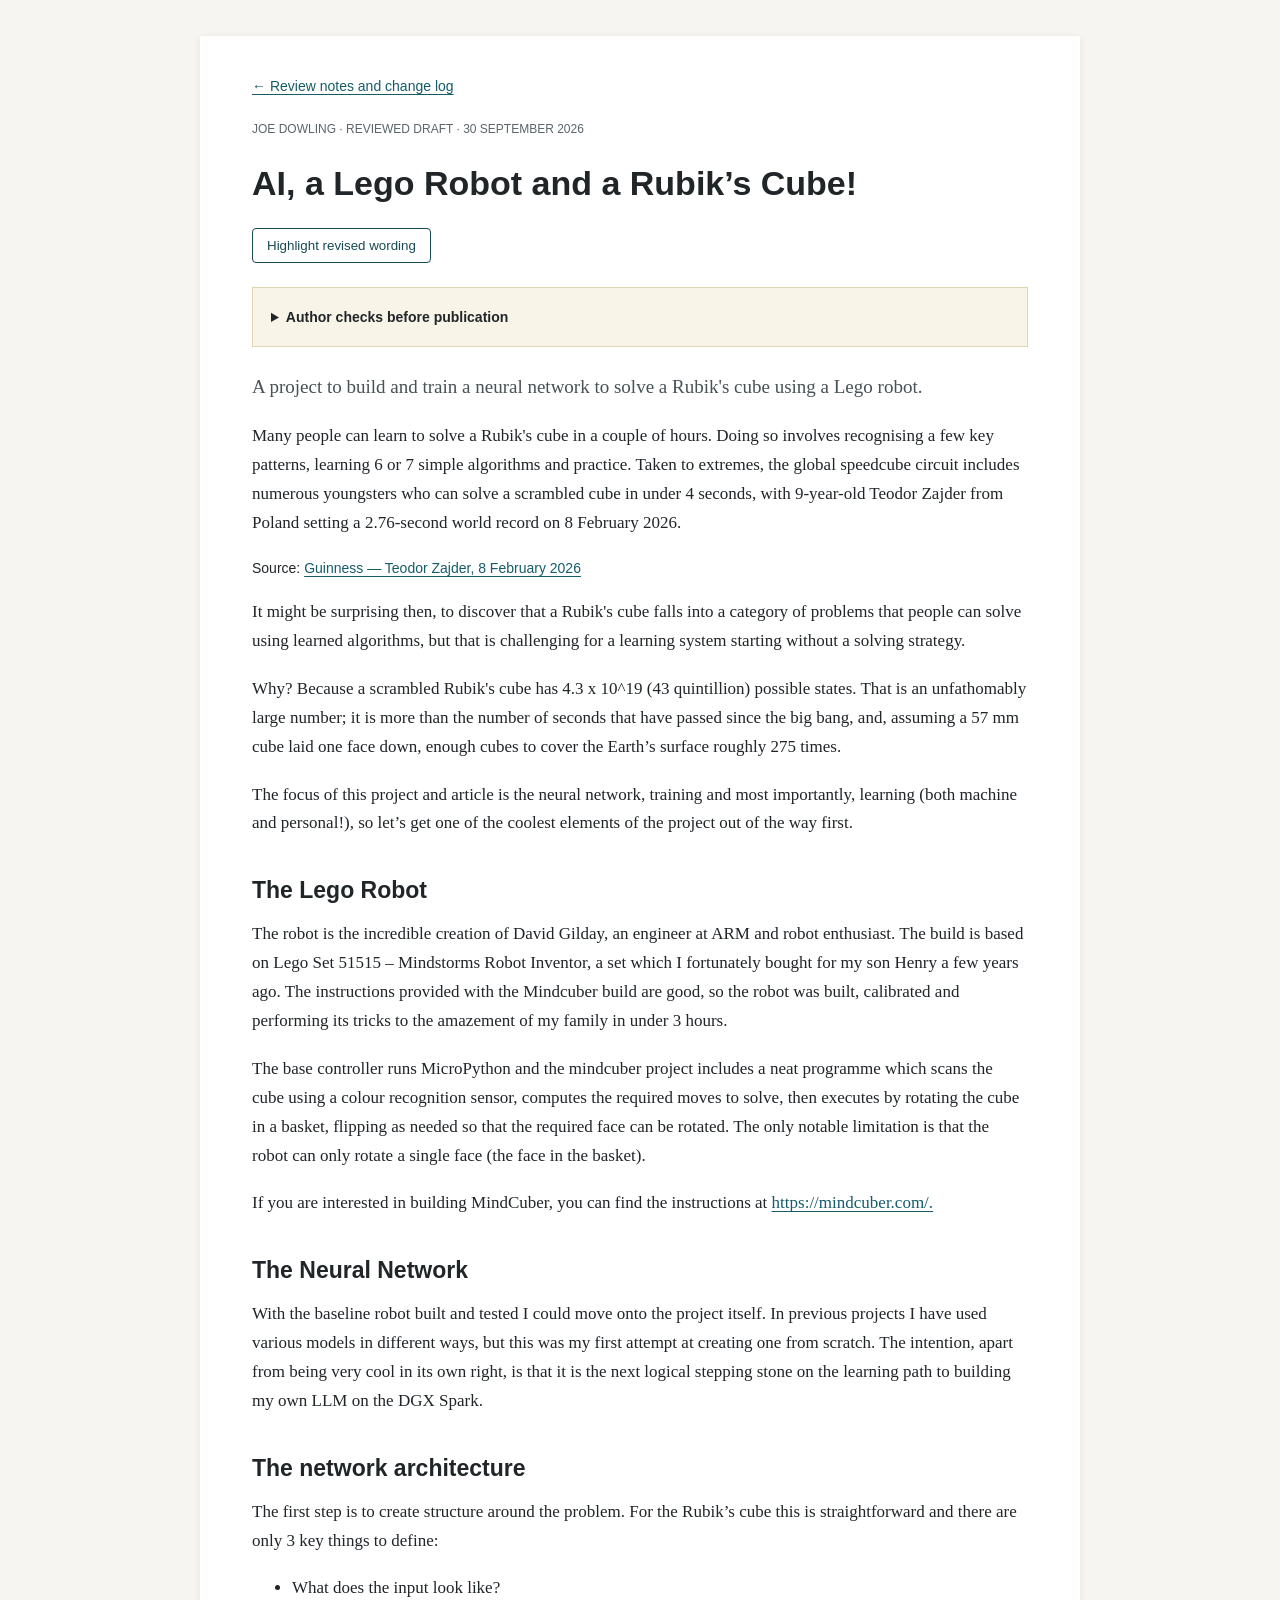
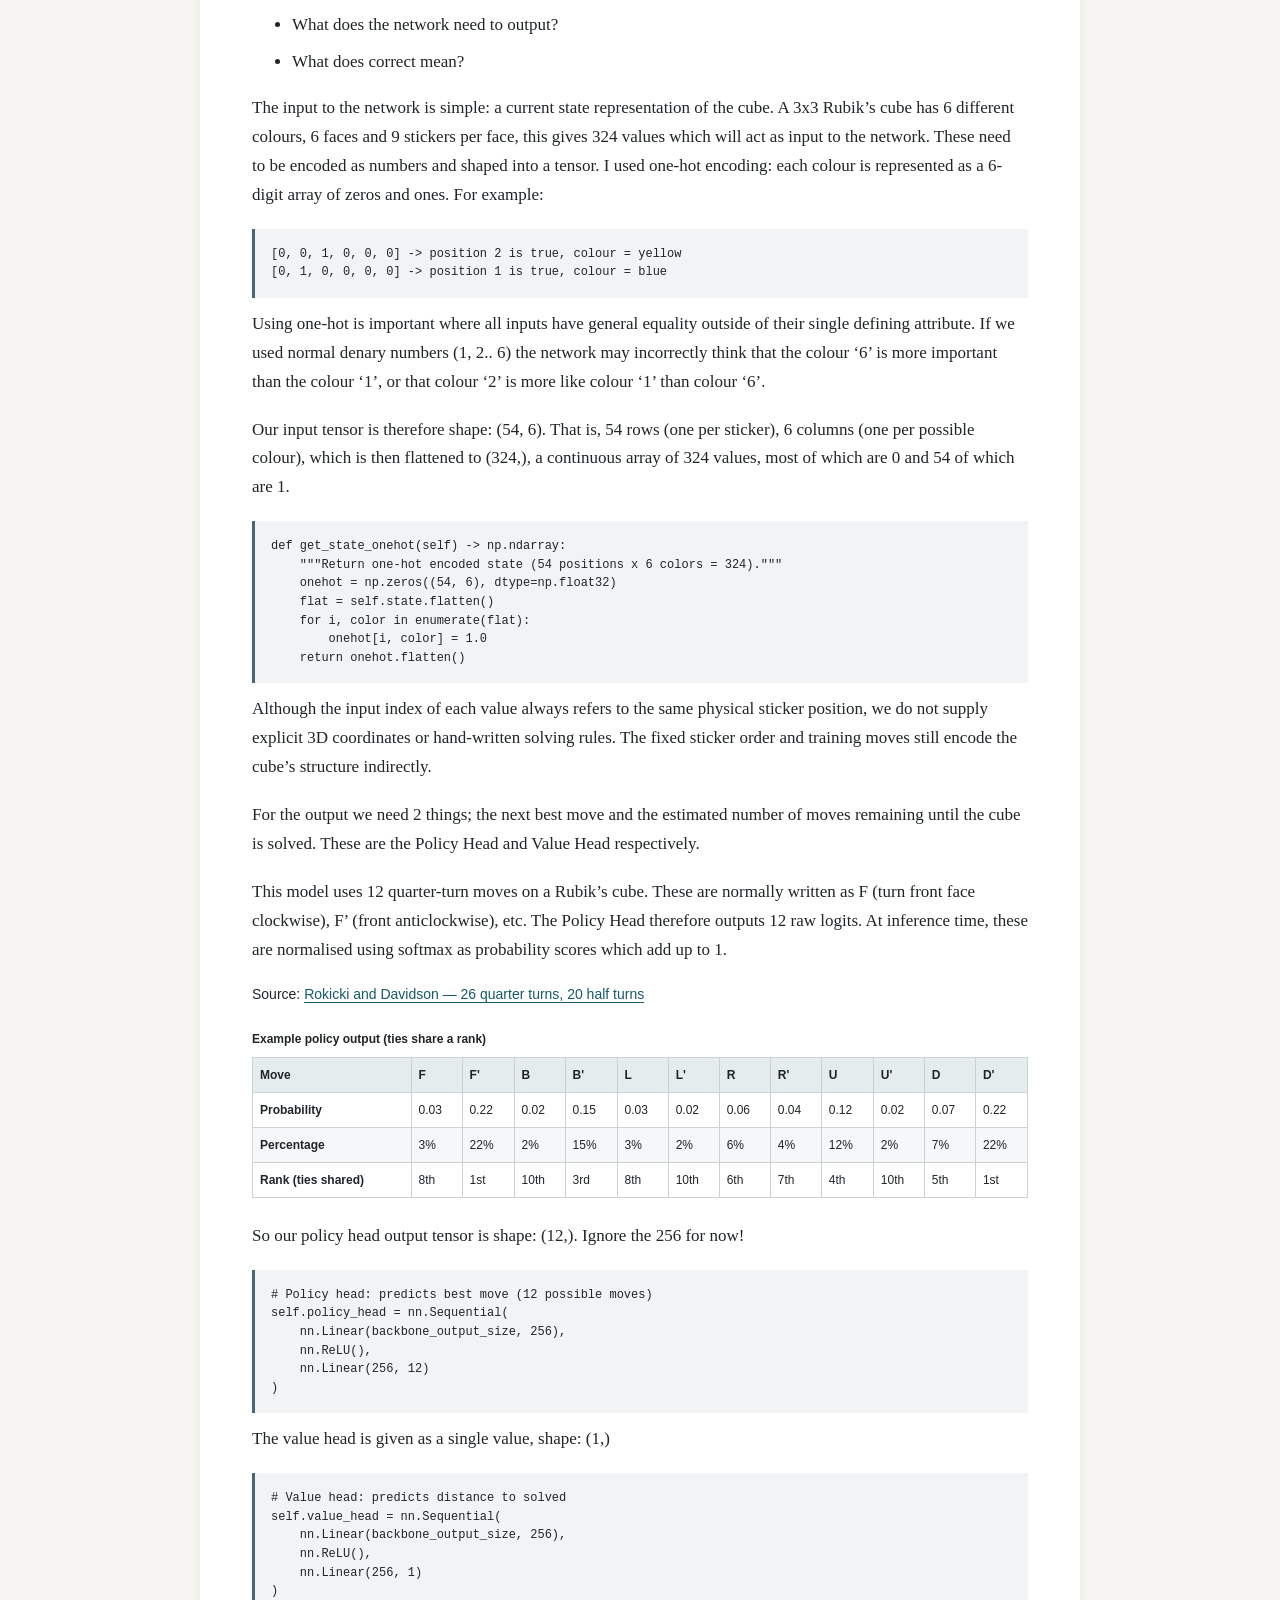
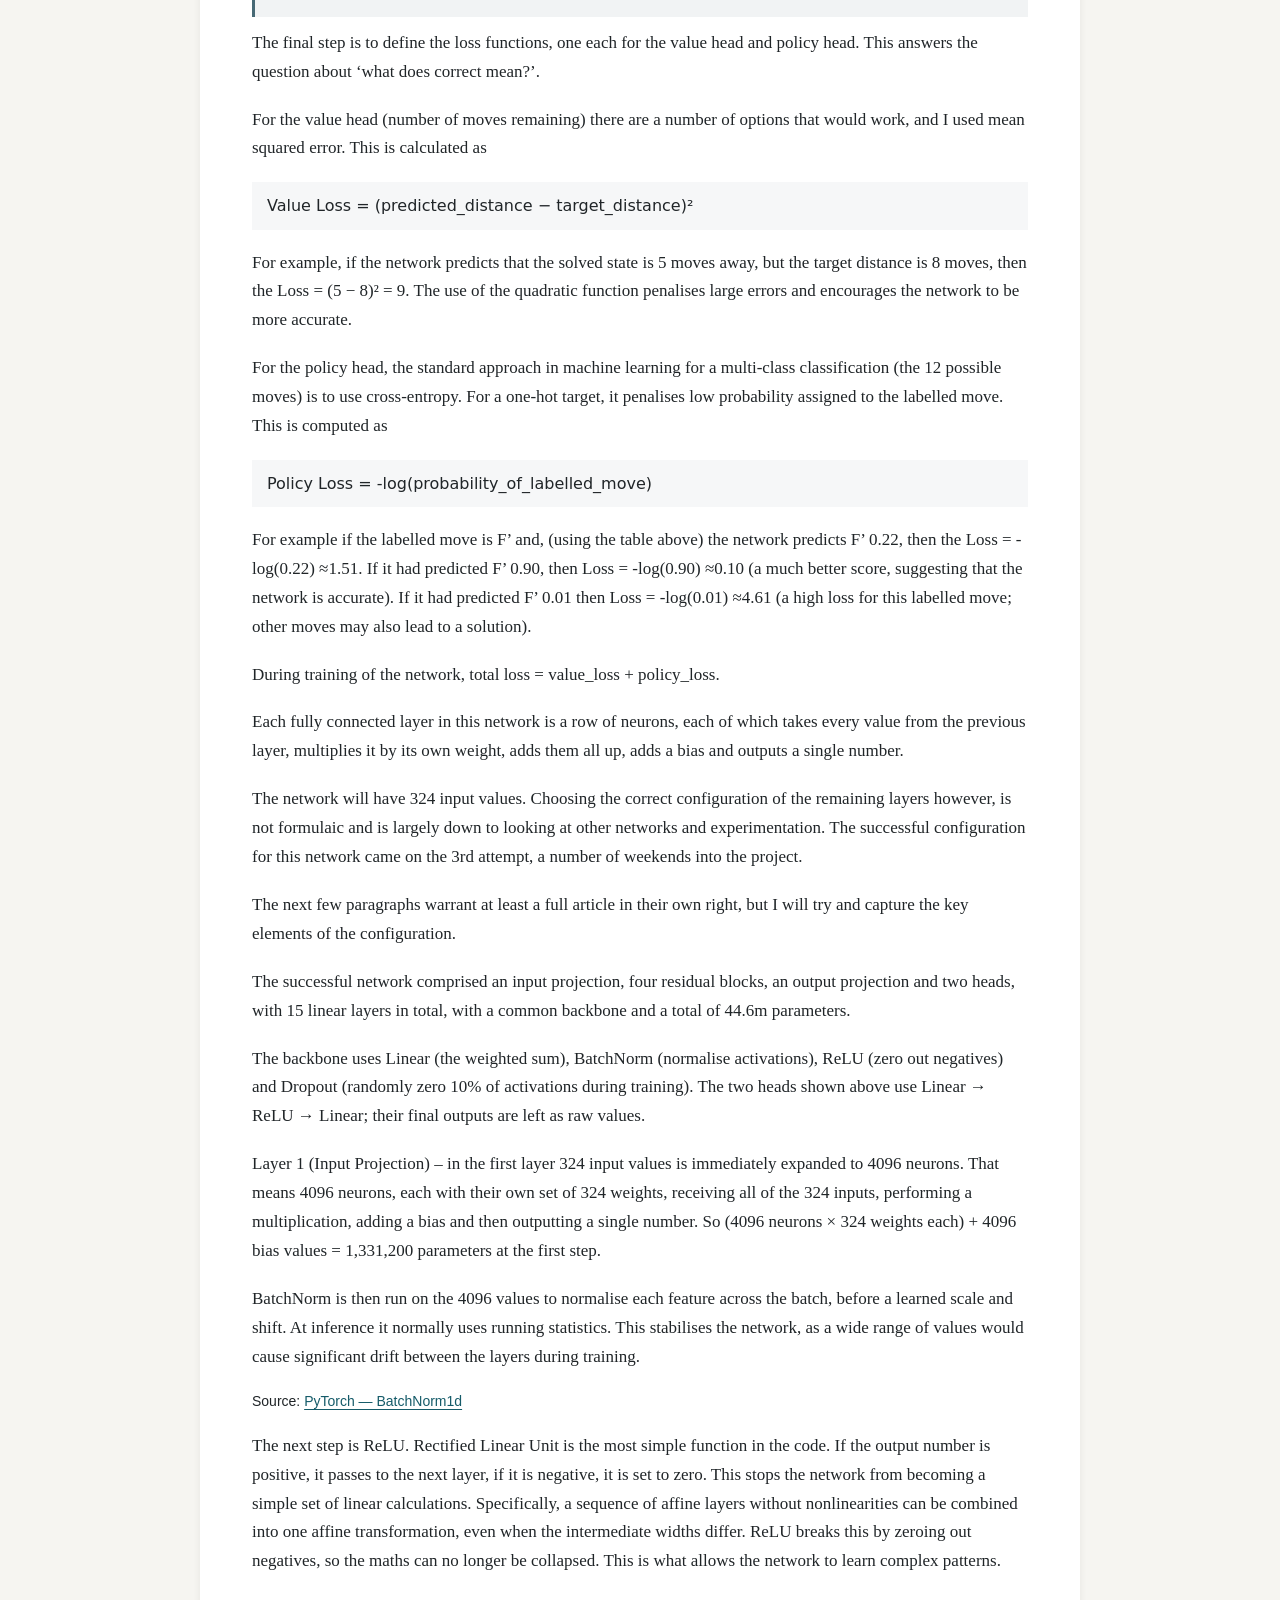
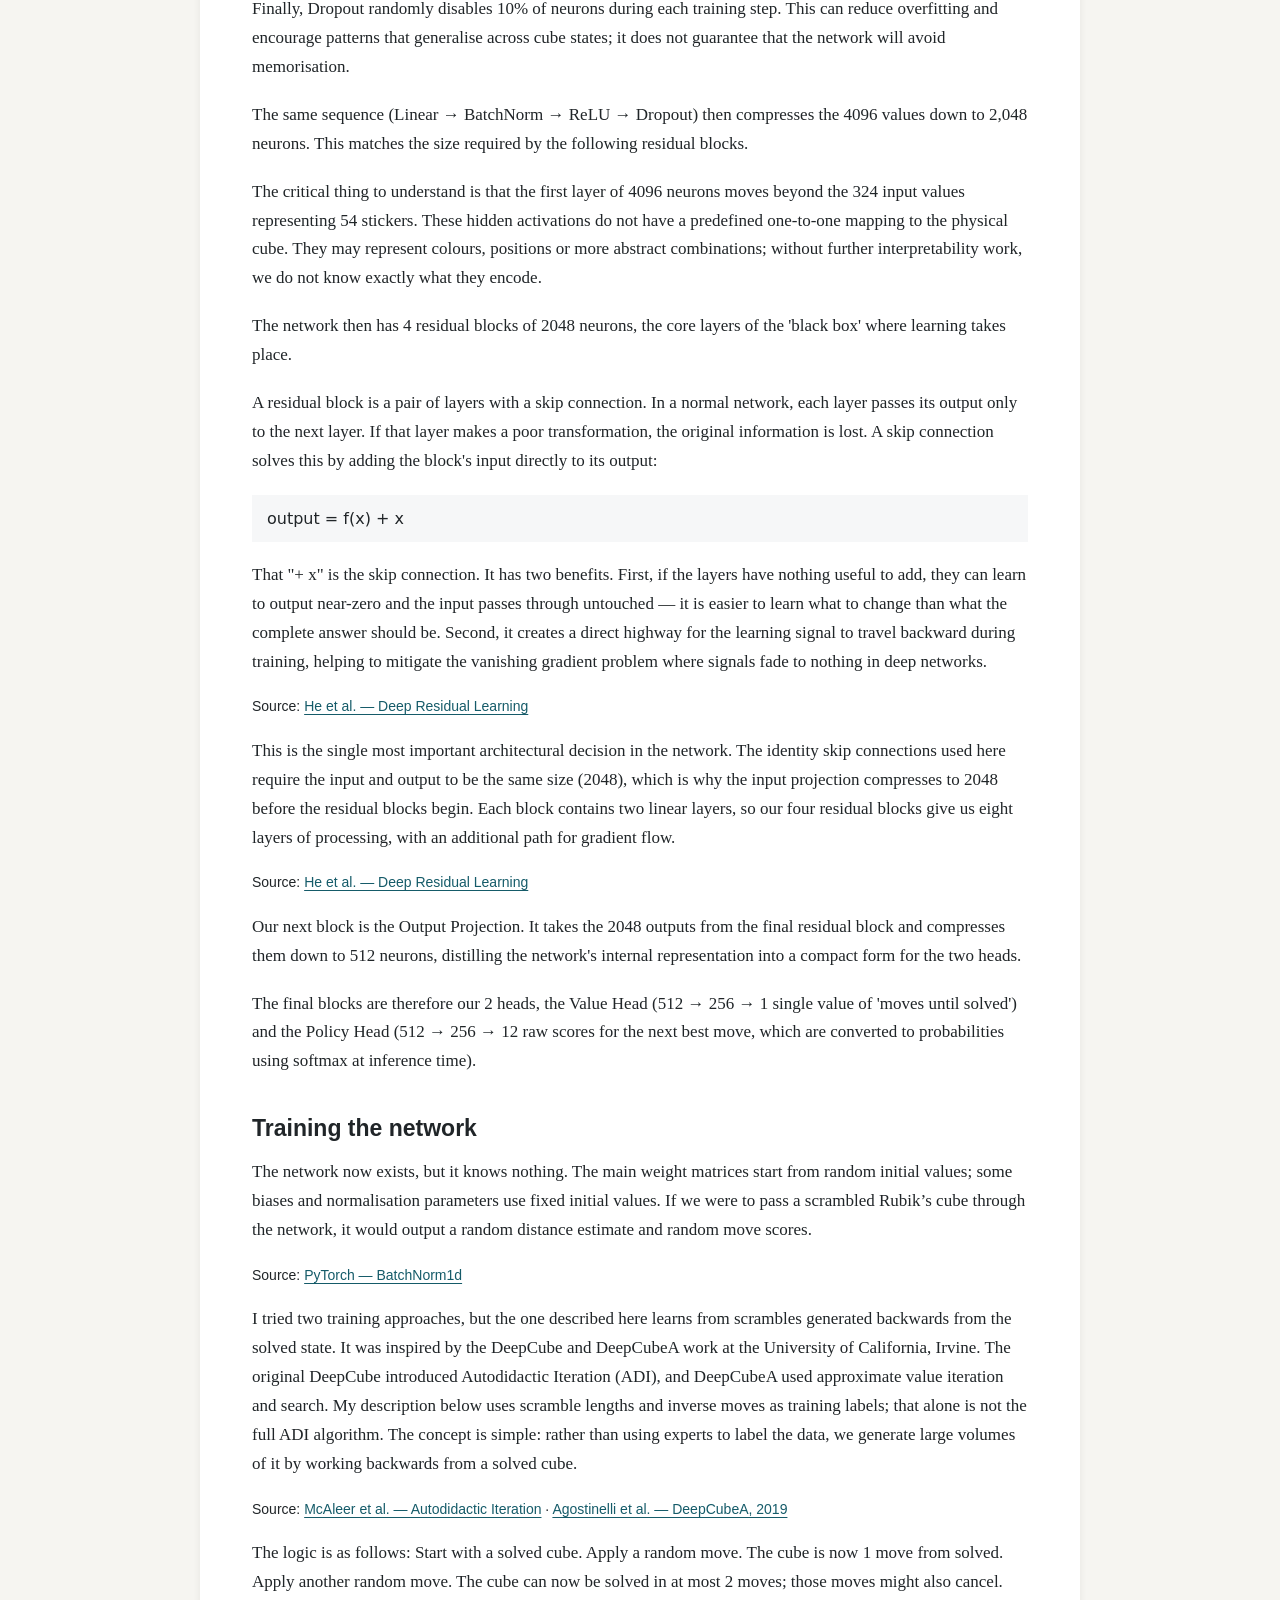
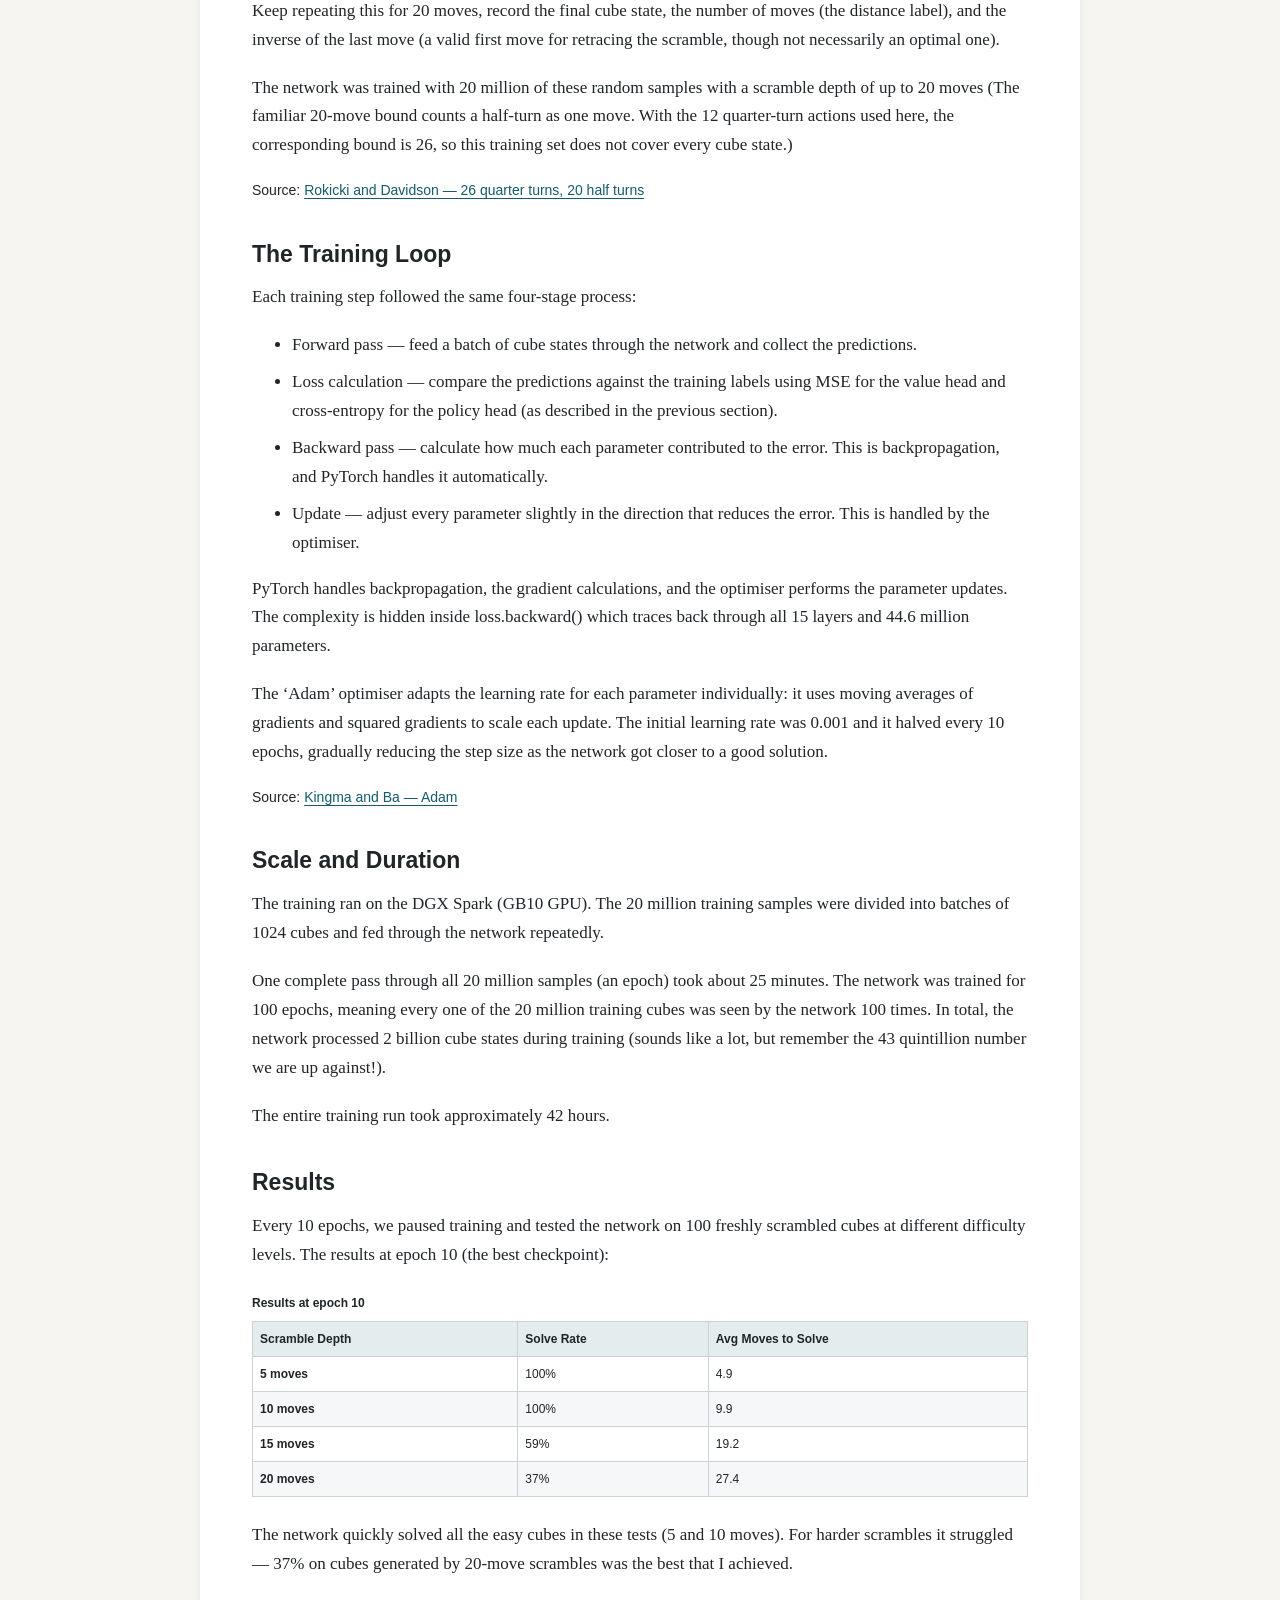
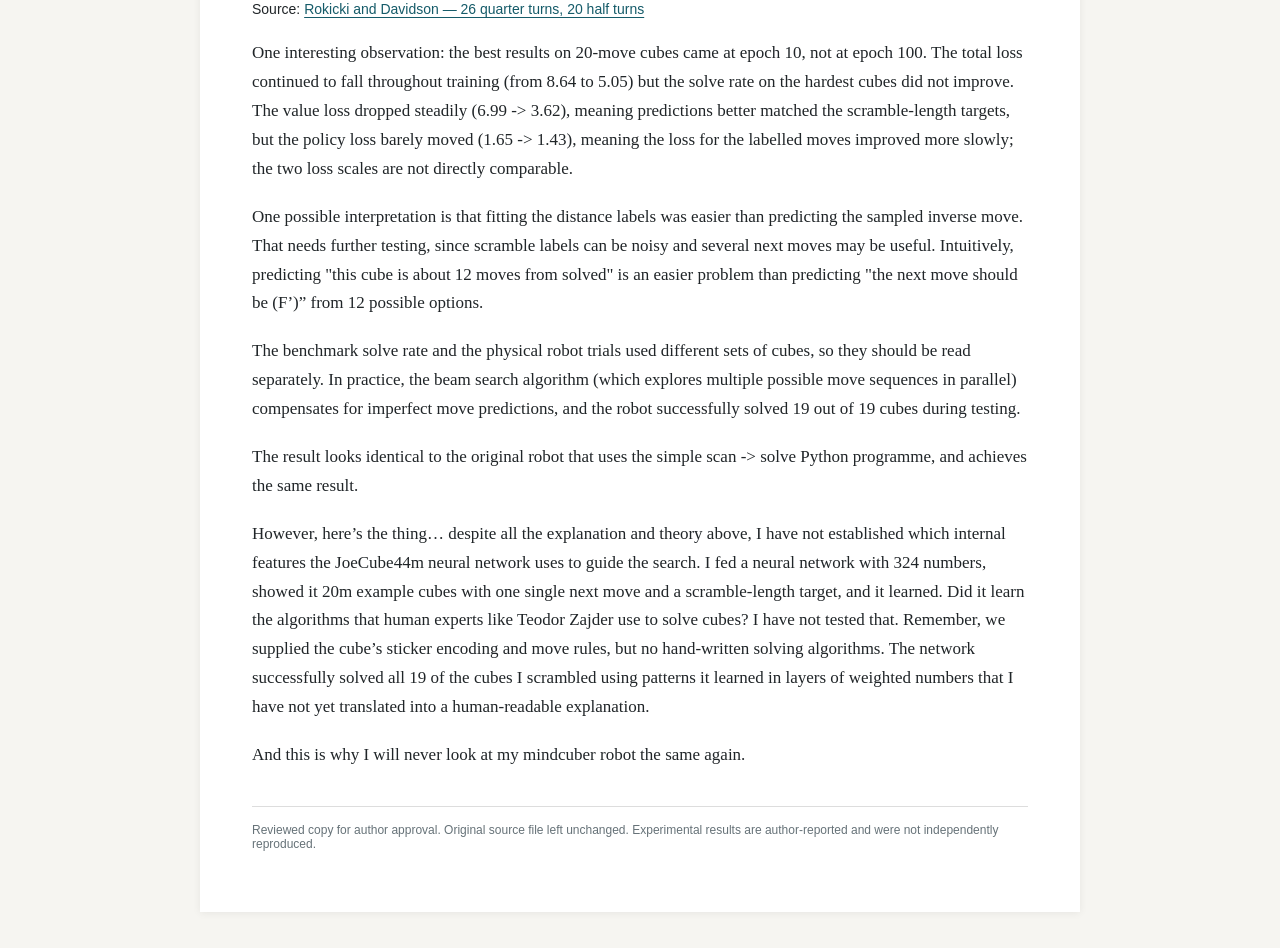
<file: articles/source-materials/original-articles/Joe's Mindcuber Article - REVIEWED DRAFT 2026-09-30.html>
<!doctype html><html lang="en-GB"><head><meta charset="utf-8"><meta name="viewport" content="width=device-width,initial-scale=1"><title>AI, a Lego Robot and a Rubik’s Cube!</title><style>
:root{color-scheme:light}*{box-sizing:border-box}body{margin:0;background:#f6f5f1;color:#202528;font:17px/1.7 Georgia,serif}main{max-width:880px;margin:36px auto;background:white;padding:42px 52px;box-shadow:0 1px 8px #0001}h1,h2,h3,button,summary,.meta,aside{font-family:Arial,sans-serif}h1{font-size:34px;line-height:1.18;margin:0 0 24px}h2{font-size:23px;line-height:1.3;margin:38px 0 14px}h3{font-size:18px;margin-top:24px}p{margin:0 0 19px}a{color:#155b69;text-underline-offset:3px;overflow-wrap:anywhere}pre{background:#f1f3f4;border-left:3px solid #476975;padding:16px;overflow-x:auto;font:12px/1.55 Menlo,Consolas,monospace;white-space:pre-wrap;overflow-wrap:anywhere}code{font-family:Menlo,Consolas,monospace}.meta{font-size:12px;color:#59656b;margin-bottom:24px}aside{font-size:14px;line-height:1.6;margin:24px 0;padding:18px;background:#f8f4e7;border:1px solid #e1d5b1}summary{cursor:pointer;font-weight:600}li{margin:8px 0}button{background:white;color:#174954;border:1px solid #174954;padding:9px 14px;border-radius:4px;cursor:pointer}mark{color:inherit;background:transparent}.show-edits mark{background:#fff0a2}.table-wrap{overflow-x:auto;margin:24px 0}table{border-collapse:collapse;width:100%;font:12px/1.5 Arial,sans-serif}th,td{padding:8px 7px;border:1px solid #ccd2d4;text-align:left}thead th{background:#e4ecee}tbody tr:nth-child(even){background:#f5f7f8}caption{text-align:left;font-weight:bold;padding-bottom:9px}.equation{font-family:'DejaVu Sans',Arial,sans-serif;white-space:pre-wrap;overflow-wrap:anywhere;font-size:16px;padding:10px 15px;background:#f6f7f8}blockquote{margin:22px 0;padding-left:20px;border-left:3px solid #9caeb4}figure{margin:24px 0}figure img{display:block;width:100%;height:auto}figcaption,.label{font:12px/1.5 Arial,sans-serif;color:#586267}.references{font:14px/1.6 Arial,sans-serif}.changes{font:14px/1.6 Arial,sans-serif}.changes details{padding:12px 0;border-bottom:1px solid #ddd}.changes .before{color:#626262}.changes p{margin:10px 0}.lead{font-size:19px;color:#465256}.reviewnav{margin-bottom:25px;font:14px Arial,sans-serif}.foot{font:12px Arial,sans-serif;color:#667278;border-top:1px solid #ddd;margin-top:36px;padding-top:16px}@media(max-width:650px){main{margin:0;padding:24px 20px}h1{font-size:29px}}@page{size:A4;margin:18mm 17mm} @media print{body{background:white;font-size:10.5pt;line-height:1.45}main{padding:0;box-shadow:none;margin:0;max-width:none}h1{font-size:25pt}h2{font-size:17pt;break-after:avoid}h3,summary{break-after:avoid}p{widows:3;orphans:3}pre{font-size:8pt;break-inside:avoid}.controls,.reviewnav{display:none}aside{font-size:9pt}table{font-size:8pt}figure{break-inside:avoid}.changes .comparison{display:none}mark{background:transparent!important}a{color:#155b69}}
</style></head><body><main><nav class="reviewnav"><a href="ARTICLE%20REVIEW%20-%202026-09-30.html">← Review notes and change log</a></nav><p class="meta">JOE DOWLING · REVIEWED DRAFT · 30 SEPTEMBER 2026</p><h1>AI, a Lego Robot and a Rubik’s Cube!</h1><div class="controls"><button type="button" onclick="document.body.classList.toggle('show-edits');this.setAttribute('aria-pressed',document.body.classList.contains('show-edits'))" aria-pressed="false">Highlight revised wording</button></div><aside><details><summary>Author checks before publication</summary><ul><li>Confirm the training implementation: are labels only scramble length and reverse moves, or are there bootstrapped value/one-step-lookahead updates? The revision describes the method actually written down, and does not call it full ADI.</li><li>Check the saved model/code for the exact parameter count, BatchNorm/Dropout order and checkpoint selection. These cannot be verified from prose alone.</li><li>Record whether “100 cubes” means 100 per scramble depth; give search width/depth, move metric, scramble-generation rules and whether averages include only successful solves. Explain the different conditions for 37% and the 19 robot trials.</li><li>Check the separate Beam seaerch.png against the intended experiment. It appears to document a different search run; do not treat it as evidence for the epoch-10 table without identifying the run.</li><li>Add the robot photograph/video if you want those illustrations. They are referenced in the original but absent from the supplied files; the draft removes dangling references.</li></ul></details></aside><span id="block-0"></span><p id="block-1" class="lead"><mark>A</mark> project to build and train a neural network to solve a Rubik&#x27;s cube using a <mark>Lego</mark> <mark>robot.</mark></p><p id="block-2"><mark>Many</mark> people can learn to solve a Rubik&#x27;s cube in a couple of hours. Doing so involves recognising a few key patterns, learning 6 or 7 simple algorithms and practice. Taken to extremes, the global speedcube circuit includes numerous youngsters who can solve a scrambled cube in under 4 seconds, with 9-year-old Teodor Zajder from <mark>Poland</mark> <mark>setting</mark> <mark>a</mark> <mark>2.76-second</mark> <mark>world</mark> <mark>record</mark> <mark>on</mark> <mark>8</mark> February 2026.</p><p class="references">Source: <a href="https://www.guinnessworldrecords.es/world-records/72863-fastest-time-to-solve-a-rubiks-cube">Guinness — Teodor Zajder, 8 February 2026</a></p><p id="block-3">It might be surprising then, to discover that a Rubik&#x27;s cube falls into a category of problems <mark>that people can solve using learned algorithms, but that</mark> is <mark>challenging</mark> for a <mark>learning</mark> <mark>system</mark> <mark>starting</mark> <mark>without</mark> <mark>a</mark> <mark>solving</mark> <mark>strategy.</mark></p><p id="block-4">Why? Because a scrambled Rubik&#x27;s cube has 4.3 x 10^19 (43 quintillion) possible states. That is an unfathomably large number; it is more than the number of seconds that have passed since the big bang, <mark>and,</mark> <mark>assuming</mark> a <mark>57</mark> <mark>mm</mark> cube <mark>laid</mark> <mark>one</mark> <mark>face</mark> <mark>down,</mark> <mark>enough</mark> <mark>cubes</mark> <mark>to</mark> cover the <mark>Earth’s</mark> <mark>surface</mark> <mark>roughly</mark> <mark>275 times.</mark></p><p id="block-5">The focus of this project and article is the neural network, training and most importantly, learning (both machine and personal!), so let’s get one of the coolest elements of the project out of the way first.</p><h2 id="heading-6">The Lego Robot</h2><span id="block-6"></span><p id="block-7">The robot is the incredible creation of David Gilday, an engineer at ARM and robot enthusiast. The build is based on Lego Set 51515 – Mindstorms Robot Inventor, a set which I fortunately bought for my son Henry a few years ago. The instructions provided with the Mindcuber build are good, so the robot was built, calibrated and performing its tricks to the amazement of my family in under 3 hours.</p><p id="block-8">The base controller runs MicroPython and the mindcuber project includes a neat programme which scans the cube using a colour recognition sensor, computes the required moves to solve, then executes by rotating the cube in a basket, flipping as needed so that the required face can be rotated. The only notable limitation is that the robot can only rotate a single face (the face in the basket).</p><p id="block-9">If you are interested in building MindCuber, you can find the instructions at <a href="https://mindcuber.com/.">https://mindcuber.com/.</a></p><h2 id="heading-10">The Neural Network</h2><span id="block-10"></span><p id="block-11">With the baseline robot built and tested I could move onto the project itself. In previous projects I have used various models in different ways, but this was my first attempt at creating one from scratch. The intention, apart from being very cool in its own right, is that it is the next logical stepping stone on the learning path to building my own LLM on the DGX <mark>Spark.</mark></p><h2 id="heading-12">The network architecture</h2><span id="block-12"></span><p id="block-13">The first step is to create structure around the problem. For the Rubik’s cube this is straightforward and there are only 3 key things to define:</p><ul id="block-14"><li>What does the input look like?</li><li>What does the network need to output?</li><li>What does correct mean?</li></ul><p id="block-15">The input to the network is simple: a current state representation of the cube.  A 3x3 Rubik’s cube has 6 different colours, 6 faces and 9 stickers per face, this gives 324 values which will act as input to the network.  These need to be encoded as numbers and shaped into a tensor.  <mark>I</mark> <mark>used</mark> <mark>one-hot</mark> encoding: each colour is represented as a 6-digit array of zeros and ones.  For example:</p><pre id="block-16"><code>[0, 0, 1, 0, 0, 0] -&gt; position 2 is true, colour = yellow
[0, 1, 0, 0, 0, 0] -&gt; position 1 is true, colour = blue</code></pre><p id="block-17">Using one-hot is important where all inputs have general equality outside of their single defining attribute.  If we used normal denary numbers (1, 2.. 6) the network may incorrectly think that the colour ‘6’ is more important <mark>than</mark> the colour ‘1’, or that colour ‘2’ is more like colour ‘1’ than colour ‘6’.</p><p id="block-18">Our input tensor is therefore shape: (54, 6).  That is, 54 rows (one per sticker), 6 columns (one per possible <mark>colour),</mark> which is then flattened to (324,), a continuous array of 324 values, most of which are 0 and 54 of which are 1.</p><pre id="block-19"><code>def get_state_onehot(self) -&gt; np.ndarray:
    &quot;&quot;&quot;Return one-hot encoded state (54 positions x 6 colors = 324).&quot;&quot;&quot;
    onehot = np.zeros((54, 6), dtype=np.float32)
    flat = self.state.flatten()
    for i, color in enumerate(flat):
        onehot[i, color] = 1.0
    return onehot.flatten()</code></pre><p id="block-20">Although the input index of each value always refers to the same physical sticker position, we do not <mark>supply</mark> <mark>explicit</mark> <mark>3D coordinates</mark> or <mark>hand-written</mark> <mark>solving</mark> <mark>rules.</mark> <mark>The fixed sticker order and training moves still encode</mark> the <mark>cube’s</mark> <mark>structure</mark> <mark>indirectly.</mark></p><p id="block-21">For the output we need 2 things; the next best move and the estimated number of moves remaining until the cube is solved.  These are the Policy Head and Value Head <mark>respectively.</mark></p><p id="block-22"><mark>This</mark> <mark>model uses</mark> 12 <mark>quarter-turn</mark> moves on a Rubik’s cube.  These are normally written as F (turn front face clockwise), F’ (front anticlockwise), etc.  The Policy Head therefore outputs 12 raw logits.  At inference time, these are normalised using softmax as probability scores which add up to 1.</p><p class="references">Source: <a href="https://cube20.org/qtm/">Rokicki and Davidson — 26 quarter turns, 20 half turns</a></p><div class="table-wrap" id="block-23"><table><caption>Example policy output (ties share a rank)</caption><thead><tr><th scope="col">Move</th><th scope="col">F</th><th scope="col">F&#x27;</th><th scope="col">B</th><th scope="col">B&#x27;</th><th scope="col">L</th><th scope="col">L&#x27;</th><th scope="col">R</th><th scope="col">R&#x27;</th><th scope="col">U</th><th scope="col">U&#x27;</th><th scope="col">D</th><th scope="col">D&#x27;</th></tr></thead><tbody><tr><th scope="row">Probability</th><td>0.03</td><td>0.22</td><td>0.02</td><td>0.15</td><td>0.03</td><td>0.02</td><td>0.06</td><td>0.04</td><td>0.12</td><td>0.02</td><td>0.07</td><td>0.22</td></tr><tr><th scope="row">Percentage</th><td>3%</td><td>22%</td><td>2%</td><td>15%</td><td>3%</td><td>2%</td><td>6%</td><td>4%</td><td>12%</td><td>2%</td><td>7%</td><td>22%</td></tr><tr><th scope="row">Rank (ties shared)</th><td>8th</td><td>1st</td><td>10th</td><td>3rd</td><td>8th</td><td>10th</td><td>6th</td><td>7th</td><td>4th</td><td>10th</td><td>5th</td><td>1st</td></tr></tbody></table></div><p id="block-24">So our policy head output tensor is shape: (12,). Ignore the 256 for now!</p><pre><code># Policy head: predicts best move (12 possible moves)
self.policy_head = nn.Sequential(
    nn.Linear(backbone_output_size, 256),
    nn.ReLU(),
    nn.Linear(256, 12)
)</code></pre><p id="block-25">The value head is given as a single value, shape: (1,)</p><pre><code># Value head: predicts distance to solved
self.value_head = nn.Sequential(
    nn.Linear(backbone_output_size, 256),
    nn.ReLU(),
    nn.Linear(256, 1)
)</code></pre><p id="block-26">The final step is to define the loss functions, one each for the value head and policy head.  This answers the question about ‘what does correct mean?’.</p><p id="block-27">For the value head (number of moves remaining) there are a number of options that would work, <mark>and</mark> I used mean squared <mark>error.</mark>  This is calculated as</p><p class="equation" id="block-28">Value Loss = (predicted_distance <mark>−</mark> <mark>target_distance)²</mark></p><p id="block-29">For example, if the network predicts that the solved state is 5 moves away, but the <mark>target</mark> distance is 8 moves, then the Loss = (5 <mark>−</mark> <mark>8)²</mark> = 9.  The use of the quadratic function penalises large errors and encourages the network to be more accurate.</p><p id="block-30">For the policy head, the standard approach in machine learning for a multi-class classification (the 12 possible moves) is to use cross-entropy.  <mark>For</mark> <mark>a</mark> <mark>one-hot</mark> <mark>target,</mark> <mark>it</mark> <mark>penalises</mark> <mark>low</mark> probability <mark>assigned</mark> <mark>to</mark> <mark>the labelled move.</mark>  This is computed as</p><p class="equation" id="block-31">Policy Loss = <mark>-log(probability_of_labelled_move)</mark></p><p id="block-32">For example if the <mark>labelled</mark> move is F’ and, (using the table above) the network predicts F’ 0.22, then the Loss = -log(0.22)  ≈1.51.  If it had predicted F’ 0.90, then Loss = -log(0.90) ≈0.10 (a much better score, suggesting that the network is accurate).  If it had predicted F’ 0.01 then Loss = -log(0.01) ≈4.61 (a <mark>high</mark> <mark>loss</mark> <mark>for</mark> <mark>this</mark> <mark>labelled</mark> <mark>move;</mark> <mark>other moves may also lead</mark> to <mark>a</mark> <mark>solution).</mark></p><p id="block-33">During training of the network, total loss = value_loss + policy_loss.</p><p id="block-34">Each<mark> fully connected</mark> layer in <mark>this</mark> network is a row of neurons, each of which takes every value from the previous layer, multiplies it by its own weight, adds them all up, adds a bias and outputs a single number.</p><p id="block-35">The network will have 324 input values.  Choosing the correct configuration of the remaining layers however, is not formulaic and is largely down to looking at other networks and experimentation.  The successful configuration for this network came on the 3rd attempt, a number of weekends into the project.</p><p id="block-36">The next few paragraphs warrant at least a full article in their own right, but I will try and capture the key elements of the configuration.</p><p id="block-37">The successful network comprised <mark>an</mark> <mark>input</mark> <mark>projection, four residual blocks, an output projection</mark> and <mark>two</mark> <mark>heads,</mark> <mark>with</mark> 15 <mark>linear layers in total,</mark> with a common backbone and a total of 44.6m parameters.</p><p id="block-38"><mark>The</mark> <mark>backbone</mark> <mark>uses</mark> Linear (the weighted sum), BatchNorm (normalise <mark>activations),</mark> ReLU (zero out <mark>negatives)</mark> <mark>and</mark> Dropout (randomly <mark>zero</mark> 10% of <mark>activations</mark> during training). <mark>The</mark> <mark>two</mark> <mark>heads</mark> <mark>shown</mark> <mark>above</mark> <mark>use</mark> <mark>Linear</mark> <mark>→</mark> <mark>ReLU → Linear; their final outputs are left as raw values.</mark></p><p id="block-39">Layer 1 (Input Projection) – in the first layer 324 input values is immediately expanded to 4096 neurons.  That means 4096 neurons, each with their own set of 324 weights, receiving all of the 324 inputs, performing a multiplication, adding a bias and then outputting a single number.  So (4096 neurons × 324 weights each) + 4096 bias values = 1,331,200 parameters at the first step.</p><p id="block-40">BatchNorm is then run on the 4096 values to normalise <mark>each</mark> <mark>feature</mark> <mark>across</mark> <mark>the</mark> <mark>batch,</mark> <mark>before</mark> <mark>a</mark> <mark>learned</mark> <mark>scale</mark> <mark>and shift. At inference it normally uses running statistics.</mark>  This stabilises the network, as a wide range of values would cause significant drift between the layers during training.</p><p class="references">Source: <a href="https://docs.pytorch.org/docs/2.14/generated/torch.nn.BatchNorm1d.html">PyTorch — BatchNorm1d</a></p><p id="block-41">The next step is ReLU.  Rectified Linear Unit is the most simple function in the code.  If the output number is positive, it passes to the next layer, if it is negative, it is set to zero.  This stops the network from becoming a simple set of linear calculations.  Specifically, <mark>a</mark> <mark>sequence</mark> of <mark>affine</mark> <mark>layers</mark> <mark>without</mark> <mark>nonlinearities</mark> <mark>can</mark> be combined into <mark>one</mark> <mark>affine</mark> <mark>transformation,</mark> <mark>even when the intermediate widths differ.</mark>  ReLU breaks this by zeroing out negatives, so the maths can no longer be collapsed.  This is what allows the network to learn complex patterns.</p><p id="block-42">Finally, Dropout randomly disables 10% of neurons during each training step.  This <mark>can reduce overfitting and encourage patterns that generalise across cube states; it does not guarantee that</mark> the network <mark>will</mark> <mark>avoid</mark> <mark>memorisation.</mark></p><p id="block-43">The same sequence (Linear → BatchNorm → ReLU → Dropout) then compresses the 4096 values down to 2,048 neurons.  This matches the size required by the following residual blocks.</p><p id="block-44">The critical thing to understand is that the first layer of 4096 neurons <mark>moves</mark> <mark>beyond</mark> the 324 <mark>input</mark> <mark>values</mark> <mark>representing</mark> <mark>54</mark> <mark>stickers.</mark> <mark>These</mark> <mark>hidden</mark> <mark>activations</mark> do not <mark>have</mark> <mark>a</mark> <mark>predefined</mark> <mark>one-to-one</mark> <mark>mapping</mark> to the physical cube.<mark> </mark>They <mark>may</mark> <mark>represent</mark> <mark>colours,</mark> <mark>positions</mark> <mark>or</mark> <mark>more</mark> <mark>abstract</mark> <mark>combinations; without further interpretability work, we</mark> do not <mark>know</mark> <mark>exactly</mark> what they <mark>encode.</mark></p><p id="block-45">The network then has 4 residual blocks of 2048 neurons, the core layers of the &#x27;black box&#x27; where learning takes place.</p><p id="block-46">A residual block is a pair of layers with a skip connection. In a normal network, each layer passes its output only to the next layer.  If that layer makes a poor transformation, the original information is lost.  A skip connection solves this by adding the block&#x27;s input directly to its output:</p><p class="equation" id="block-47">output = f(x) + x</p><p id="block-48">That &quot;+ x&quot; is the skip connection.  It has two benefits. First, if the layers have nothing useful to add, they can learn to output near-zero and the input passes through untouched — it is easier to learn what to change than what the complete answer should be.  Second, it creates a direct highway for the learning signal to travel backward during training, <mark>helping to mitigate</mark> the vanishing gradient problem where signals fade to nothing in deep networks.</p><p class="references">Source: <a href="https://arxiv.org/abs/1512.03385">He et al. — Deep Residual Learning</a></p><p id="block-49">This is the single most important architectural decision in the network.  <mark>The identity skip</mark> connections<mark> used here</mark> require the input and output to be the same size (2048), which is why the input projection compresses to 2048 before the residual blocks begin.  Each block contains two linear layers, so our four residual blocks give us eight layers of processing, with <mark>an additional path for</mark> gradient flow.</p><p class="references">Source: <a href="https://arxiv.org/abs/1512.03385">He et al. — Deep Residual Learning</a></p><p id="block-50">Our next block is the Output Projection.  It takes the 2048 outputs from the final residual block and compresses them down to 512 neurons, distilling the network&#x27;s internal representation into a compact form for the two heads.</p><p id="block-51">The final blocks are therefore our 2 heads, the Value Head (512 → 256 → 1 single value of &#x27;moves until solved&#x27;) and the Policy Head (512 → 256 → 12 raw scores for the next best move, which are converted to probabilities using softmax at inference time).</p><h2 id="heading-52">Training the network</h2><span id="block-52"></span><p id="block-53">The network now exists, but it knows nothing.  <mark>The</mark> <mark>main weight matrices start from random initial values; some biases and normalisation</mark> parameters <mark>use</mark> <mark>fixed</mark> <mark>initial values.</mark>  If we were to pass a scrambled Rubik’s cube through the network, it would output a random distance estimate and random move scores.</p><p class="references">Source: <a href="https://docs.pytorch.org/docs/2.14/generated/torch.nn.BatchNorm1d.html">PyTorch — BatchNorm1d</a></p><p id="block-54">I tried two training approaches, but the one <mark>described</mark> <mark>here</mark> <mark>learns from scrambles generated backwards from the solved state. It was inspired by the DeepCube and DeepCubeA work at the University of California, Irvine. The original DeepCube introduced</mark> Autodidactic Iteration <mark>(ADI),</mark> <mark>and DeepCubeA used approximate value iteration and search. My description below uses scramble lengths and inverse moves as training labels; that alone is not</mark> the <mark>full</mark> <mark>ADI</mark> <mark>algorithm.</mark> The concept is <mark>simple: rather</mark> than using experts to label the <mark>data,</mark> we generate large volumes of <mark>it</mark> by working backwards from <mark>a</mark> solved cube.</p><p class="references">Source: <a href="https://arxiv.org/abs/1805.07470">McAleer et al. — Autodidactic Iteration</a> · <a href="https://www.nature.com/articles/s42256-019-0070-z">Agostinelli et al. — DeepCubeA, 2019</a></p><p id="block-55">The logic is as follows:  Start with a solved cube.  Apply a random move.  The cube is now 1 move from solved.  Apply another random move.  The cube <mark>can</mark> now <mark>be solved in at most </mark>2<mark> moves; those</mark> moves <mark>might</mark> <mark>also cancel.</mark>  Keep repeating this for 20 moves, record the final cube state, the number of moves (the distance label), and the inverse of the last move <mark>(a</mark> <mark>valid</mark> first move <mark>for</mark> <mark>retracing</mark> the <mark>scramble, though not necessarily an optimal one).</mark></p><p id="block-56">The network was trained with 20 million of these random samples with a scramble depth of up to 20 moves <mark>(The</mark> <mark>familiar</mark> <mark>20-move</mark> <mark>bound</mark> <mark>counts</mark> <mark>a half-turn as one move. With the 12 quarter-turn actions used here, the corresponding bound is 26, so this training set does not cover every</mark> cube <mark>state.)</mark></p><p class="references">Source: <a href="https://cube20.org/qtm/">Rokicki and Davidson — 26 quarter turns, 20 half turns</a></p><h2 id="heading-57">The Training Loop</h2><span id="block-57"></span><p id="block-58">Each training step followed the same four-stage process:</p><ul id="block-59"><li>Forward pass — feed a batch of cube states through the network and collect the predictions.</li><li>Loss calculation — compare the predictions against the training labels using MSE for the value head and cross-entropy for the policy head (as described in the previous section).</li><li>Backward pass — calculate how much each parameter contributed to the error.  This is backpropagation, and PyTorch handles it automatically.</li><li>Update — adjust every parameter slightly in the direction that reduces the error.  This is handled by the optimiser.</li></ul><p id="block-60">PyTorch handles backpropagation, the gradient calculations, and<mark> the optimiser performs</mark> the parameter updates.  The complexity is hidden inside loss.backward() which traces back through all 15 layers and 44.6 million parameters.</p><p id="block-61">The ‘Adam’ optimiser adapts the learning rate for each parameter individually: <mark>it</mark> <mark>uses</mark> <mark>moving</mark> <mark>averages</mark> <mark>of</mark> <mark>gradients</mark> and <mark>squared</mark> <mark>gradients to scale each update.</mark>  The initial learning rate was 0.001 and it halved every 10 epochs, gradually reducing the step size as the network got closer to a good solution.</p><p class="references">Source: <a href="https://arxiv.org/abs/1412.6980">Kingma and Ba — Adam</a></p><h2 id="heading-62">Scale and Duration</h2><span id="block-62"></span><p id="block-63">The training ran on the DGX Spark (GB10 GPU).  The 20 million training samples were divided into batches of 1024 cubes and fed through the network repeatedly.</p><p id="block-64">One complete pass through all 20 million samples (an epoch) took about 25 minutes.  The network was trained for 100 epochs, meaning every one of the 20 million training cubes was seen by the network 100 times.  In total, the network processed 2 billion cube states during training (sounds like a lot, but remember the 43 quintillion number we are up against!).</p><p id="block-65">The entire training run took approximately 42 hours.</p><h2 id="heading-66">Results</h2><span id="block-66"></span><p id="block-67">Every 10 epochs, we paused training and tested the network on 100 freshly scrambled cubes at different difficulty levels.  The results at epoch 10 (the best checkpoint):</p><div class="table-wrap" id="block-68"><table><caption>Results at epoch 10</caption><thead><tr><th scope="col">Scramble Depth</th><th scope="col">Solve Rate</th><th scope="col">Avg Moves to Solve</th></tr></thead><tbody><tr><th scope="row">5 moves</th><td>100%</td><td>4.9</td></tr><tr><th scope="row">10 moves</th><td>100%</td><td>9.9</td></tr><tr><th scope="row">15 moves</th><td>59%</td><td>19.2</td></tr><tr><th scope="row">20 moves</th><td>37%</td><td>27.4</td></tr></tbody></table></div><p id="block-69">The network quickly <mark>solved</mark> <mark>all</mark> <mark>the</mark> easy cubes<mark> in these tests</mark> (5 and 10 moves).  For harder scrambles it struggled — 37% on cubes <mark>generated</mark> <mark>by 20-move scrambles</mark> was the best that I achieved.</p><p class="references">Source: <a href="https://cube20.org/qtm/">Rokicki and Davidson — 26 quarter turns, 20 half turns</a></p><p id="block-70">One interesting observation: the best results on 20-move cubes came at epoch 10, not at epoch 100.  The total loss continued to fall throughout training (from 8.64 to 5.05) but the solve rate on the hardest cubes did not improve.  The value loss dropped steadily (6.99 -&gt; 3.62), meaning <mark>predictions better matched </mark>the <mark>scramble-length</mark> <mark>targets,</mark> but the policy loss barely moved (1.65 -&gt; 1.43), meaning the <mark>loss</mark> <mark>for</mark> <mark>the labelled moves improved more slowly; the two loss scales are</mark> not <mark>directly</mark> <mark>comparable.</mark></p><p id="block-71"><mark>One</mark> <mark>possible interpretation is that fitting</mark> the distance <mark>labels</mark> <mark>was</mark> <mark>easier</mark> <mark>than</mark> <mark>predicting</mark> <mark>the</mark> <mark>sampled</mark> <mark>inverse</mark> <mark>move.</mark> <mark>That</mark> <mark>needs</mark> <mark>further</mark> <mark>testing,</mark> <mark>since</mark> <mark>scramble</mark> <mark>labels</mark> <mark>can be noisy and several next moves may be useful. Intuitively,</mark> predicting &quot;this cube is about 12 moves from solved&quot; is an easier problem than predicting &quot;the next move should be (F’)” from 12 possible options.</p><p id="block-72">The <mark>benchmark</mark> solve rate <mark>and</mark> the <mark>physical robot trials used different sets of cubes, so they should be read separately.</mark>  In practice, the beam search algorithm (which explores multiple possible move sequences in parallel) compensates for imperfect move predictions, and the robot successfully solved 19 out of 19 cubes during testing.</p><p id="block-73">The result looks identical to the original robot that uses the simple scan -&gt; solve <mark>Python</mark> programme, and achieves the same result.</p><p id="block-74">However, here’s the thing… despite all the explanation and theory above, <mark>I</mark> <mark>have</mark> <mark>not</mark> <mark>established which internal features</mark> the JoeCube44m neural network <mark>uses to guide</mark> the <mark>search.</mark>  I fed a neural network with 324 numbers, showed it 20m example cubes with one single next move and <mark>a</mark> <mark>scramble-length</mark> <mark>target,</mark> and it learned.  Did it learn the algorithms that human experts like Teodor Zajder use to solve cubes? <mark>I</mark> <mark>have not tested that.</mark>  Remember, we <mark>supplied</mark> the <mark>cube’s</mark> <mark>sticker</mark> <mark>encoding</mark> <mark>and</mark> <mark>move</mark> <mark>rules,</mark> <mark>but</mark> <mark>no</mark> <mark>hand-written</mark> <mark>solving</mark> <mark>algorithms.</mark>  The network successfully solved all 19 of the cubes I scrambled using patterns it learned in layers of weighted numbers that <mark>I</mark> have <mark>not</mark> <mark>yet</mark> <mark>translated</mark> <mark>into</mark> <mark>a</mark> <mark>human-readable explanation.</mark></p><p id="block-75">And this is why I will never look at my mindcuber robot the same again.</p><p class="foot">Reviewed copy for author approval. Original source file left unchanged. Experimental results are author-reported and were not independently reproduced.</p></main></body></html>
</file>
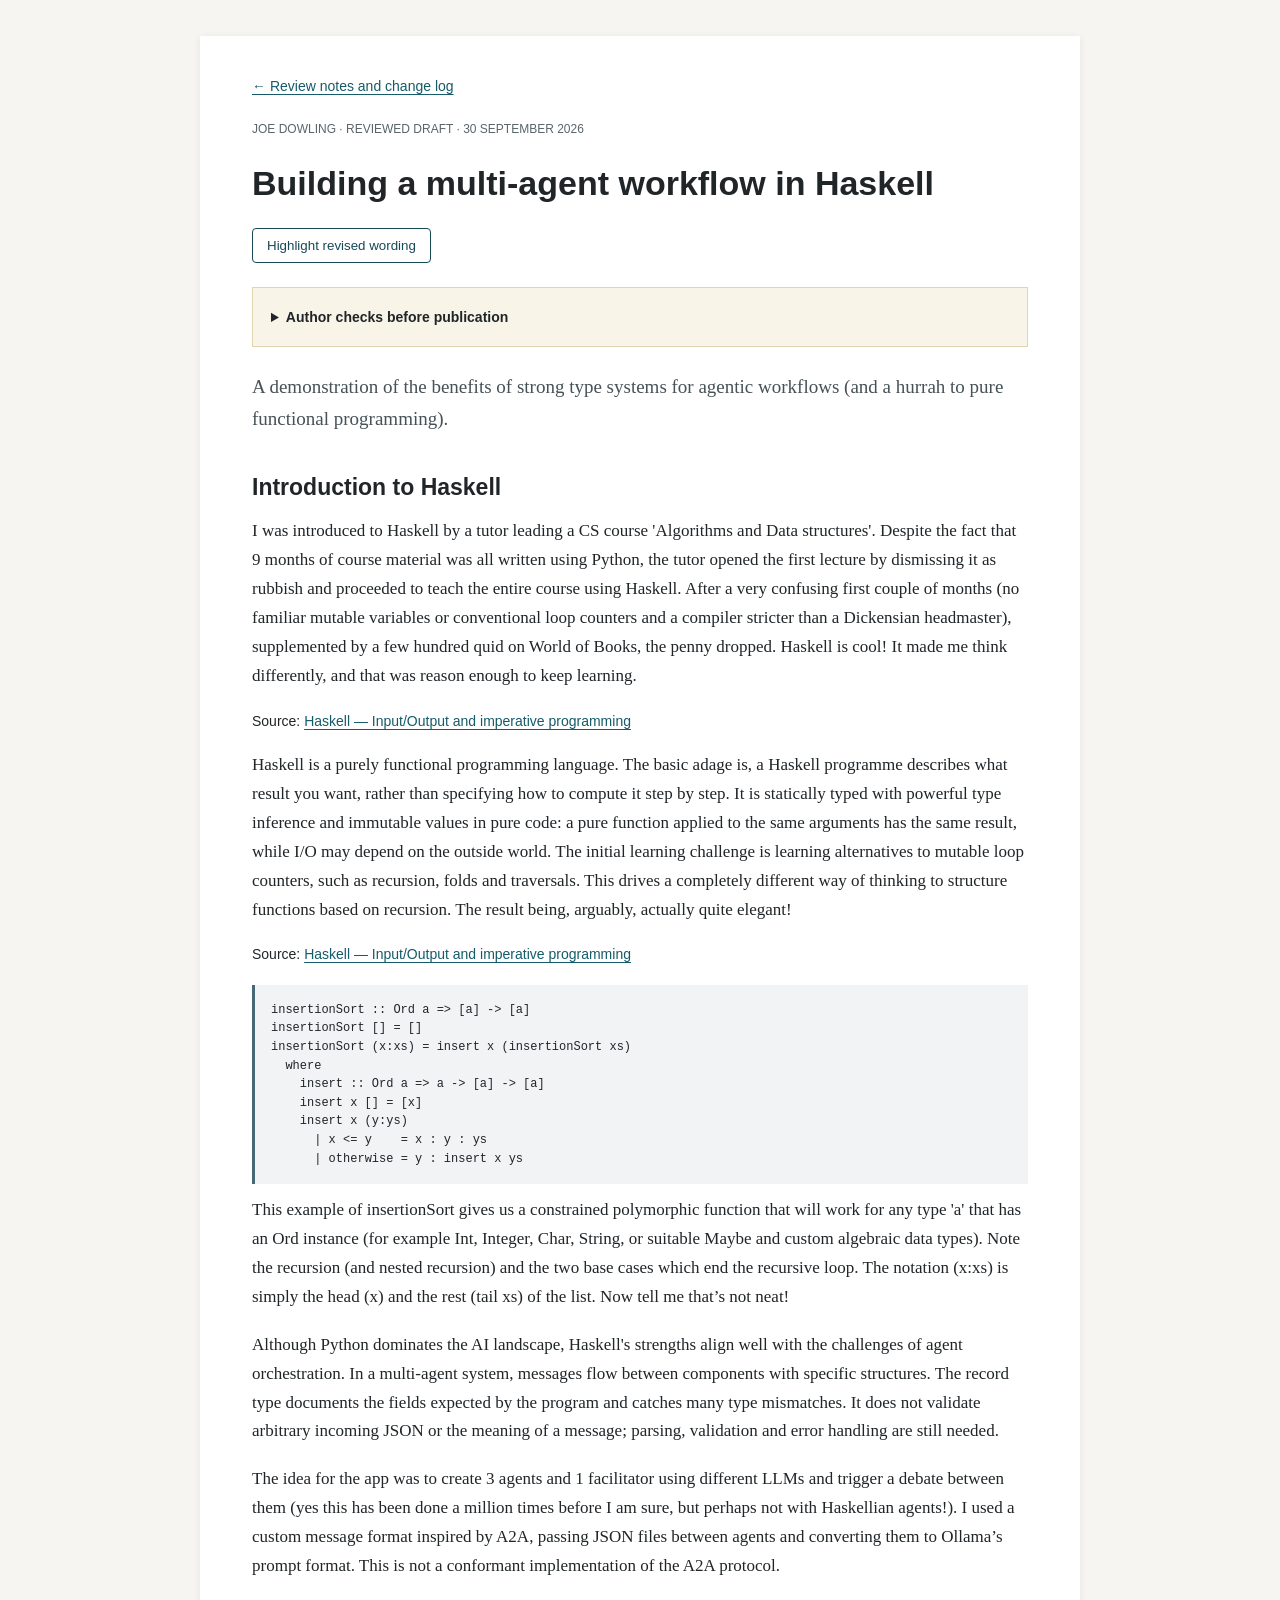
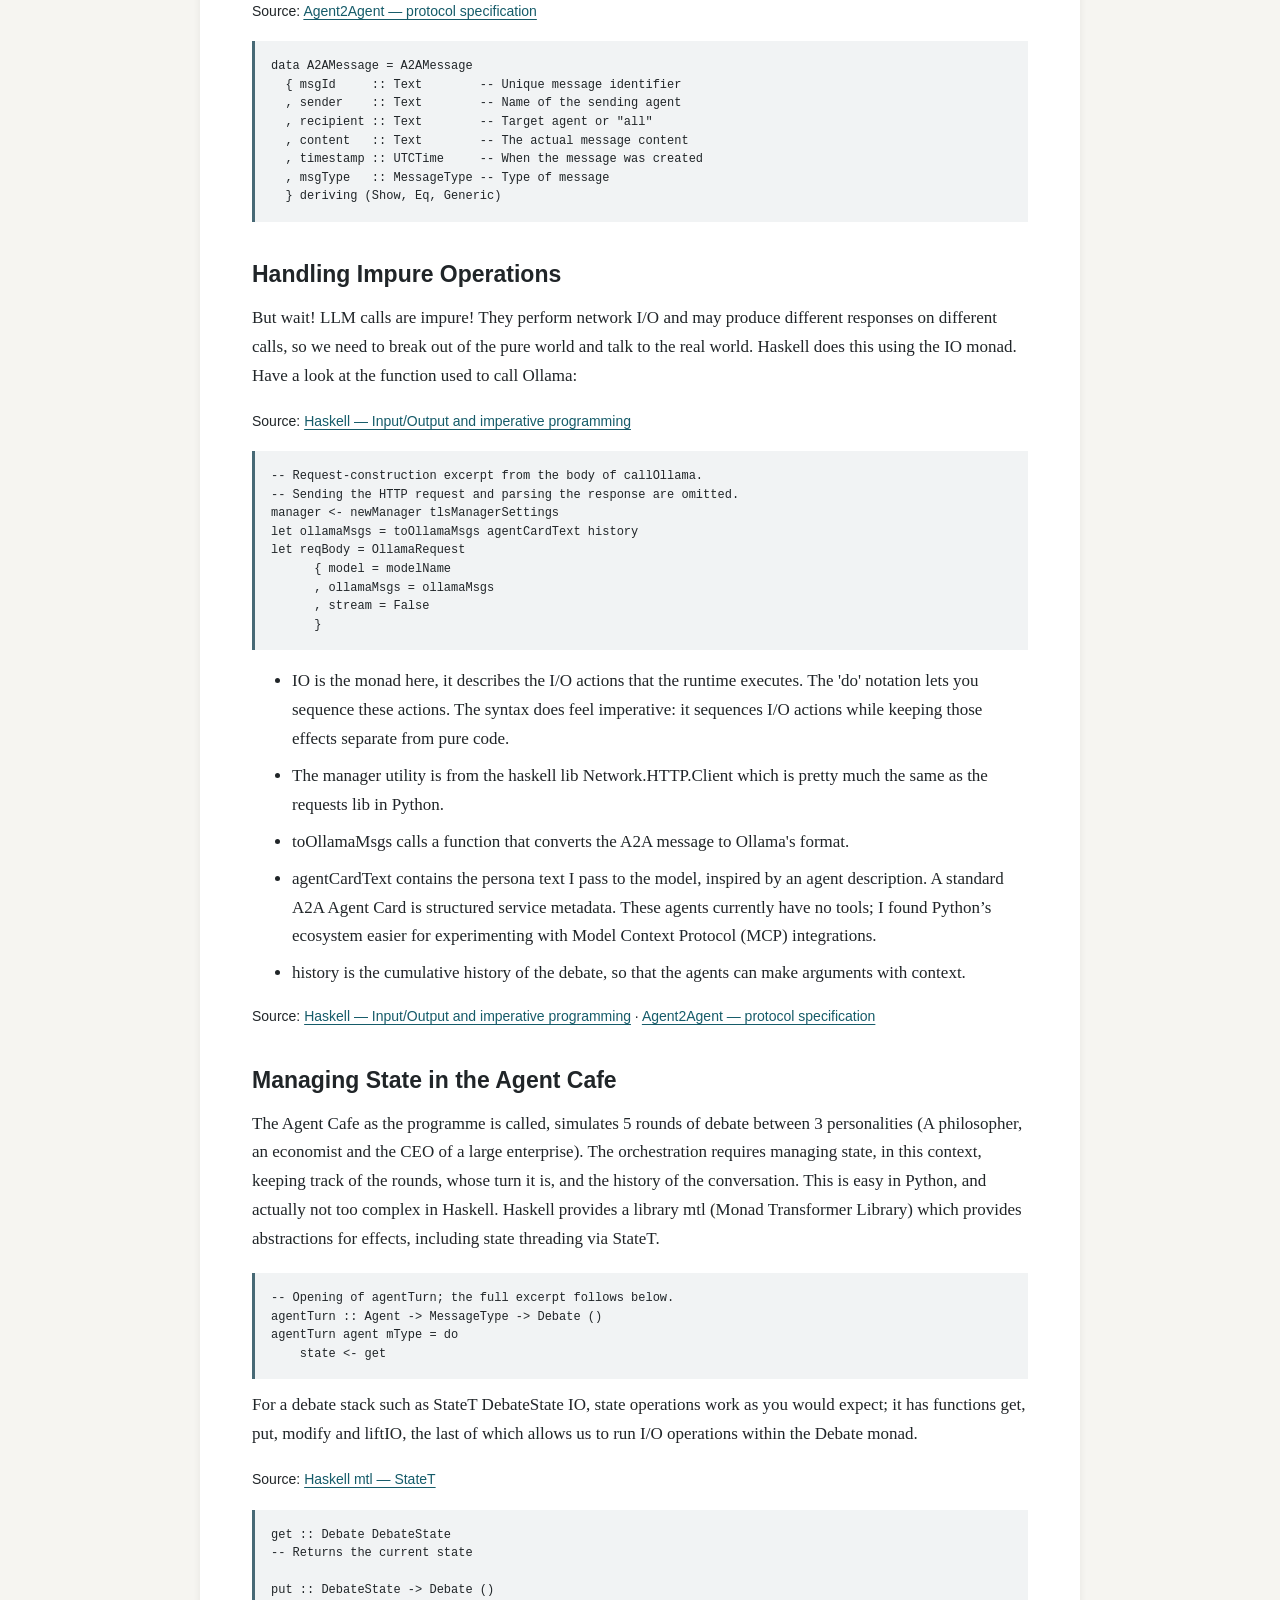
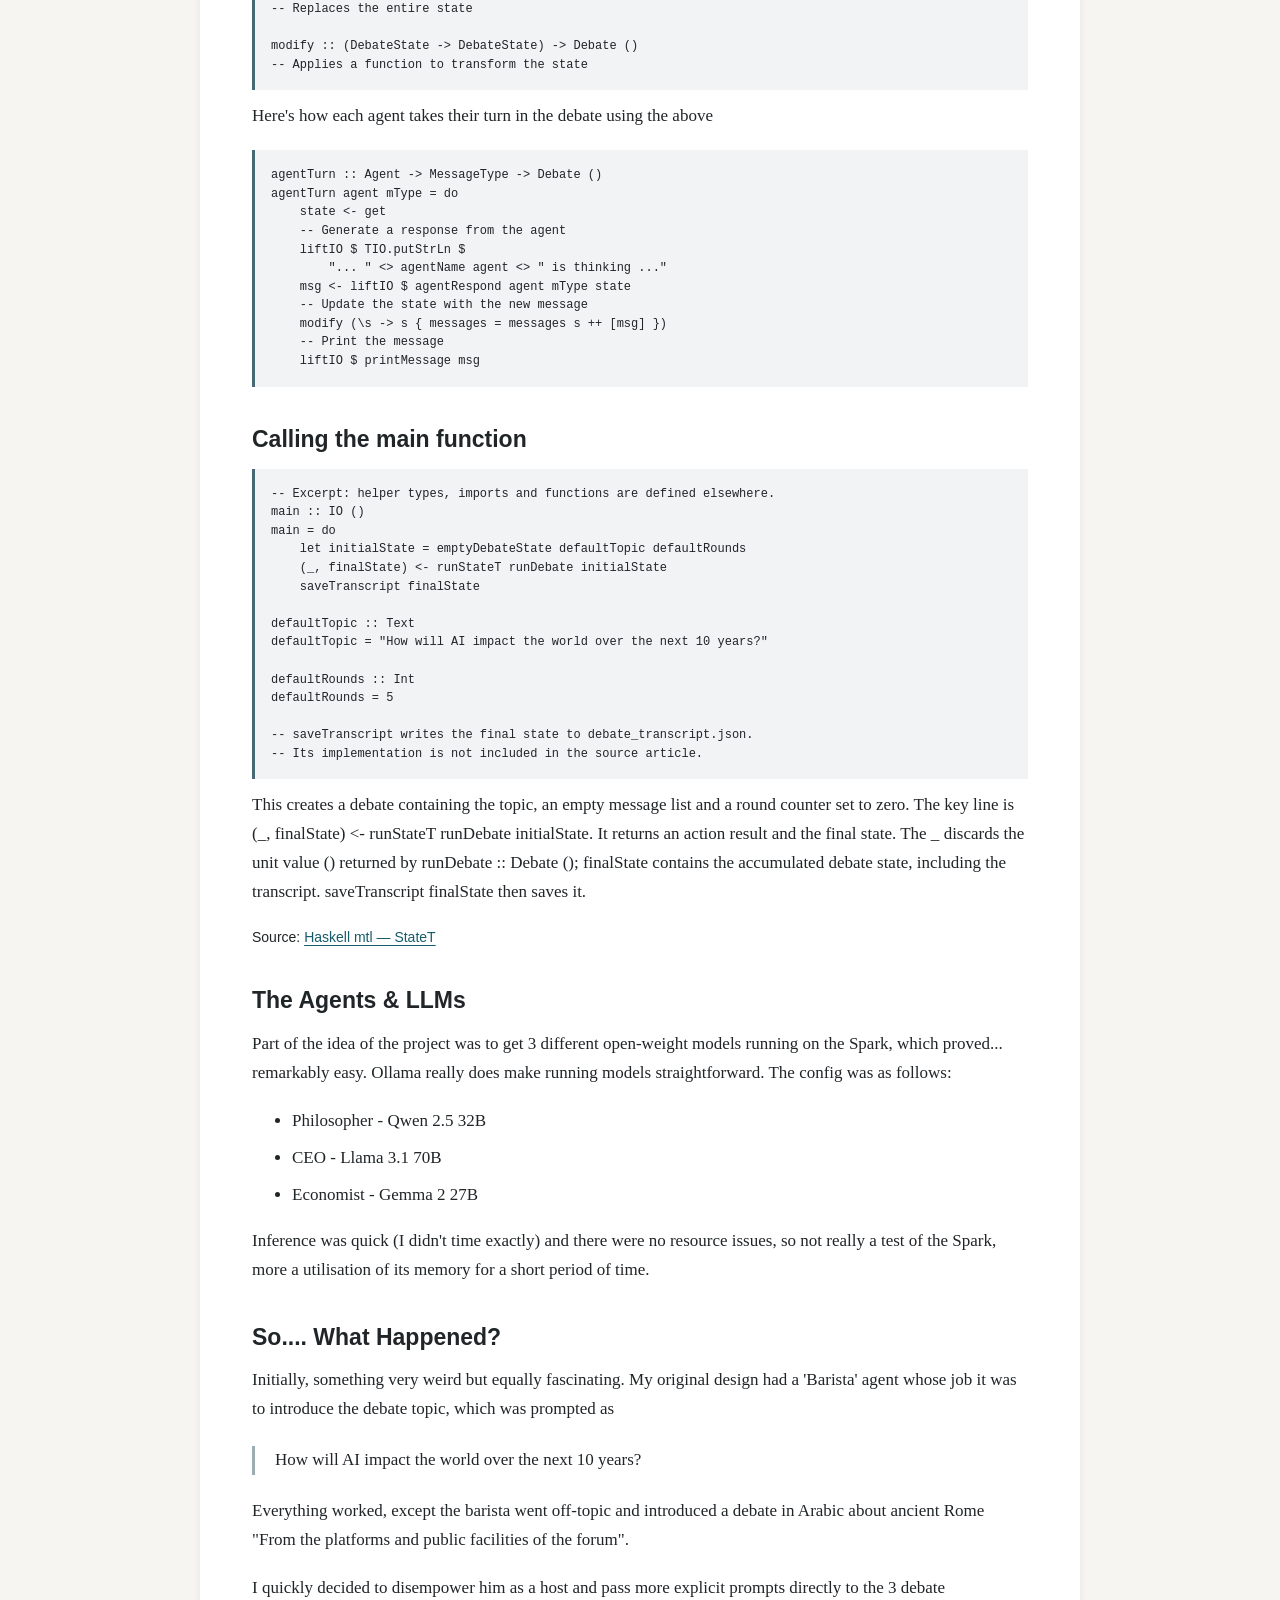
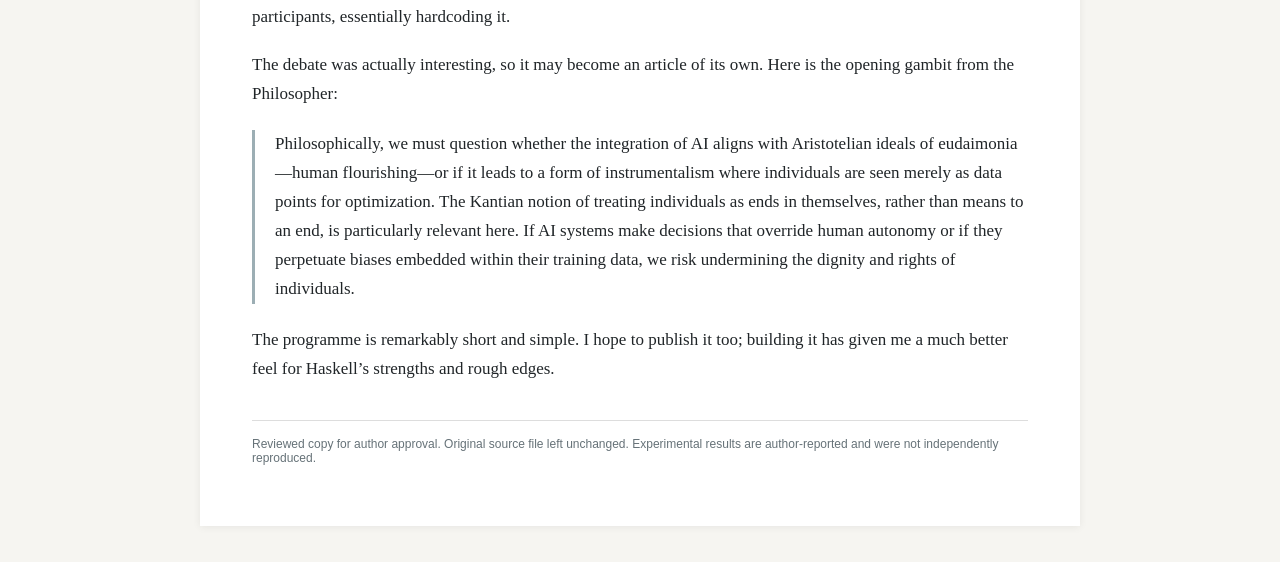
<file: articles/source-materials/original-articles/multi agent haskell article - REVIEWED DRAFT 2026-09-30.html>
<!doctype html><html lang="en-GB"><head><meta charset="utf-8"><meta name="viewport" content="width=device-width,initial-scale=1"><title>Building a multi-agent workflow in Haskell</title><style>
:root{color-scheme:light}*{box-sizing:border-box}body{margin:0;background:#f6f5f1;color:#202528;font:17px/1.7 Georgia,serif}main{max-width:880px;margin:36px auto;background:white;padding:42px 52px;box-shadow:0 1px 8px #0001}h1,h2,h3,button,summary,.meta,aside{font-family:Arial,sans-serif}h1{font-size:34px;line-height:1.18;margin:0 0 24px}h2{font-size:23px;line-height:1.3;margin:38px 0 14px}h3{font-size:18px;margin-top:24px}p{margin:0 0 19px}a{color:#155b69;text-underline-offset:3px;overflow-wrap:anywhere}pre{background:#f1f3f4;border-left:3px solid #476975;padding:16px;overflow-x:auto;font:12px/1.55 Menlo,Consolas,monospace;white-space:pre-wrap;overflow-wrap:anywhere}code{font-family:Menlo,Consolas,monospace}.meta{font-size:12px;color:#59656b;margin-bottom:24px}aside{font-size:14px;line-height:1.6;margin:24px 0;padding:18px;background:#f8f4e7;border:1px solid #e1d5b1}summary{cursor:pointer;font-weight:600}li{margin:8px 0}button{background:white;color:#174954;border:1px solid #174954;padding:9px 14px;border-radius:4px;cursor:pointer}mark{color:inherit;background:transparent}.show-edits mark{background:#fff0a2}.table-wrap{overflow-x:auto;margin:24px 0}table{border-collapse:collapse;width:100%;font:12px/1.5 Arial,sans-serif}th,td{padding:8px 7px;border:1px solid #ccd2d4;text-align:left}thead th{background:#e4ecee}tbody tr:nth-child(even){background:#f5f7f8}caption{text-align:left;font-weight:bold;padding-bottom:9px}.equation{font-family:'DejaVu Sans',Arial,sans-serif;white-space:pre-wrap;overflow-wrap:anywhere;font-size:16px;padding:10px 15px;background:#f6f7f8}blockquote{margin:22px 0;padding-left:20px;border-left:3px solid #9caeb4}figure{margin:24px 0}figure img{display:block;width:100%;height:auto}figcaption,.label{font:12px/1.5 Arial,sans-serif;color:#586267}.references{font:14px/1.6 Arial,sans-serif}.changes{font:14px/1.6 Arial,sans-serif}.changes details{padding:12px 0;border-bottom:1px solid #ddd}.changes .before{color:#626262}.changes p{margin:10px 0}.lead{font-size:19px;color:#465256}.reviewnav{margin-bottom:25px;font:14px Arial,sans-serif}.foot{font:12px Arial,sans-serif;color:#667278;border-top:1px solid #ddd;margin-top:36px;padding-top:16px}@media(max-width:650px){main{margin:0;padding:24px 20px}h1{font-size:29px}}@page{size:A4;margin:18mm 17mm} @media print{body{background:white;font-size:10.5pt;line-height:1.45}main{padding:0;box-shadow:none;margin:0;max-width:none}h1{font-size:25pt}h2{font-size:17pt;break-after:avoid}h3,summary{break-after:avoid}p{widows:3;orphans:3}pre{font-size:8pt;break-inside:avoid}.controls,.reviewnav{display:none}aside{font-size:9pt}table{font-size:8pt}figure{break-inside:avoid}.changes .comparison{display:none}mark{background:transparent!important}a{color:#155b69}}
</style></head><body><main><nav class="reviewnav"><a href="ARTICLE%20REVIEW%20-%202026-09-30.html">← Review notes and change log</a></nav><p class="meta">JOE DOWLING · REVIEWED DRAFT · 30 SEPTEMBER 2026</p><h1>Building a multi-agent workflow in Haskell</h1><div class="controls"><button type="button" onclick="document.body.classList.toggle('show-edits');this.setAttribute('aria-pressed',document.body.classList.contains('show-edits'))" aria-pressed="false">Highlight revised wording</button></div><aside><details><summary>Author checks before publication</summary><ul><li>Supply the repository or complete modules before claiming the snippets compile as a complete app. Record definitions, imports, language extensions, HTTP serialisation, response parsing and error handling are not supplied.</li><li>Confirm that the custom OllamaRequest serialiser emits the API field “messages”, even though the Haskell record selector shown is ollamaMsgs. Generic field-name serialisation would need a rename.</li><li>State the Ollama model tags, quantization formats, context lengths and whether the three models were resident simultaneously. Their parameter counts alone do not explain the memory footprint.</li><li>The off-topic Arabic/Rome opening is reported behaviour; the supplied excerpt does not identify whether the cause was model generation, prompt templating or orchestration.</li><li>A2A conformance is explicitly not claimed. If interoperability is an aim, compare the implementation with a pinned protocol version and its message, transport and discovery requirements.</li></ul></details></aside><span id="block-0"></span><p id="block-1" class="lead">A demonstration of the benefits of strong type systems for agentic workflows (and a hurrah to pure functional programming).</p><h2 id="heading-2">Introduction to Haskell</h2><p id="block-2">I was introduced to Haskell by a tutor leading a CS course &#x27;Algorithms and Data structures&#x27;. Despite the fact that 9 months of course material was all written using <mark>Python,</mark> the tutor opened the first lecture by dismissing it as rubbish and proceeded to teach the entire course using Haskell. After a very confusing first couple of months (no <mark>familiar</mark> <mark>mutable</mark> variables<mark> or conventional loop counters</mark> and a compiler stricter than a <mark>Dickensian</mark> headmaster), supplemented by a few hundred quid on World of Books, the penny dropped. Haskell is cool! <mark>It</mark> <mark>made</mark> <mark>me</mark> <mark>think</mark> <mark>differently,</mark> and that <mark>was</mark> <mark>reason</mark> <mark>enough to keep learning.</mark></p><p class="references">Source: <a href="https://www.haskell.org/tutorial/io.html">Haskell — Input/Output and imperative programming</a></p><p id="block-3">Haskell is a purely functional programming language. The basic adage is, a Haskell programme describes what result you want, rather than specifying how to compute it step by step. It is statically typed with powerful type inference and <mark>immutable</mark> <mark>values</mark> <mark>in</mark> <mark>pure</mark> <mark>code:</mark> <mark>a</mark> <mark>pure function applied to</mark> the same <mark>arguments</mark> <mark>has</mark> <mark>the same result, while I/O may depend on the outside world.</mark> The initial learning challenge is <mark>learning</mark> <mark>alternatives</mark> <mark>to</mark> mutable <mark>loop</mark> <mark>counters,</mark> <mark>such</mark> <mark>as</mark> <mark>recursion,</mark> <mark>folds and traversals.</mark> This drives a completely different way of thinking to structure functions based on recursion. The result being, arguably, actually quite elegant!</p><p class="references">Source: <a href="https://www.haskell.org/tutorial/io.html">Haskell — Input/Output and imperative programming</a></p><pre id="block-4"><code>insertionSort :: Ord a =&gt; [a] -&gt; [a]
insertionSort [] = []
insertionSort (x:xs) = insert x (insertionSort xs)
  where
    insert :: Ord a =&gt; a -&gt; [a] -&gt; [a]
    insert x [] = [x]
    insert x (y:ys)
      | x &lt;= y    = x : y : ys
      | otherwise = y : insert x ys</code></pre><p id="block-5">This example of insertionSort gives us a constrained polymorphic function that will work for any type &#x27;a&#x27; <mark>that</mark> <mark>has</mark> <mark>an</mark> <mark>Ord</mark> <mark>instance (for example Int, Integer, Char, String, or suitable Maybe</mark> and custom <mark>algebraic</mark> <mark>data types).</mark> Note the recursion (and nested recursion) and the two base cases which end the recursive loop. The notation (x:xs) is simply the head (x) and the rest (tail xs) of the list. Now tell me <mark>that’s</mark> not neat!</p><p id="block-6">Although Python dominates the AI landscape, Haskell&#x27;s strengths align well with the challenges of agent orchestration. In a multi-agent system, messages flow between components with specific structures. <mark>The record</mark> type <mark>documents</mark> the fields <mark>expected</mark> <mark>by</mark> <mark>the</mark> <mark>program</mark> <mark>and catches many type mismatches. It does not validate arbitrary incoming JSON or the meaning of</mark> a <mark>message;</mark> <mark>parsing, validation</mark> and <mark>error</mark> <mark>handling</mark> <mark>are still needed.</mark></p><p id="block-7">The idea for the app was to create 3 agents and 1 facilitator using different <mark>LLMs</mark> and trigger a debate between them (yes this has been done a million times before I am sure, but perhaps not with <mark>Haskellian</mark> agents!). I <mark>used a custom message format inspired by A2A, passing JSON files between agents and converting them</mark> to <mark>Ollama’s prompt format. This is not a conformant implementation of</mark> the A2A <mark>protocol.</mark></p><p class="references">Source: <a href="https://github.com/a2aproject/A2A/blob/main/docs/specification.md">Agent2Agent — protocol specification</a></p><pre id="block-8"><code>data A2AMessage = A2AMessage
  { msgId     :: Text        -- Unique message identifier
  , sender    :: Text        -- Name of the sending agent
  , recipient :: Text        -- Target agent or &quot;all&quot;
  , content   :: Text        -- The actual message content
  , timestamp :: UTCTime     -- When the message was created
  , msgType   :: MessageType -- Type of message
  } deriving (Show, Eq, Generic)</code></pre><h2 id="heading-9">Handling Impure Operations</h2><p id="block-9">But wait! LLM calls are impure! They <mark>perform</mark> <mark>network</mark> <mark>I/O</mark> <mark>and may produce different responses on different calls,</mark> so we need to break out of the pure world and talk to the real world. Haskell does this using <mark>the</mark> <mark>IO</mark> <mark>monad.</mark> Have a look at the function used to call Ollama:</p><p class="references">Source: <a href="https://www.haskell.org/tutorial/io.html">Haskell — Input/Output and imperative programming</a></p><pre id="block-10"><code>-- Request-construction excerpt from the body of callOllama.
-- Sending the HTTP request and parsing the response are omitted.
manager &lt;- newManager tlsManagerSettings
let ollamaMsgs = toOllamaMsgs agentCardText history
let reqBody = OllamaRequest
      { model = modelName
      , ollamaMsgs = ollamaMsgs
      , stream = False
      }</code></pre><ul id="block-11"><li>IO is the monad here, it describes the I/O actions that the runtime executes. The &#x27;do&#x27; notation lets you sequence these actions. The syntax does feel imperative: it sequences I/O actions while keeping those effects separate from pure code.</li><li>The manager utility is from the haskell lib Network.HTTP.Client which is pretty much the same as the requests lib in Python.</li><li>toOllamaMsgs calls a function that converts the A2A message to Ollama&#x27;s format.</li><li>agentCardText contains the persona text I pass to the model, inspired by an agent description. A standard A2A Agent Card is structured service metadata. These agents currently have no tools; I found Python’s ecosystem easier for experimenting with Model Context Protocol (MCP) integrations.</li><li>history is the cumulative history of the debate, so that the agents can make arguments with context.</li></ul><p class="references">Source: <a href="https://www.haskell.org/tutorial/io.html">Haskell — Input/Output and imperative programming</a> · <a href="https://github.com/a2aproject/A2A/blob/main/docs/specification.md">Agent2Agent — protocol specification</a></p><h2 id="heading-12">Managing State in the Agent Cafe</h2><p id="block-12">The Agent Cafe as the programme is called, simulates 5 rounds of debate between 3 personalities (A philosopher, an economist and the CEO of a large enterprise). The orchestration requires managing state, in this context, keeping track of the rounds, <mark>whose</mark> turn it is, and the history of the conversation. This is easy in Python, and actually not too complex in Haskell. Haskell provides a library mtl (Monad Transformer Library) which <mark>provides abstractions for effects, including</mark> state threading <mark>via</mark> <mark>StateT.</mark></p><pre id="block-13"><code>-- Opening of agentTurn; the full excerpt follows below.
agentTurn :: Agent -&gt; MessageType -&gt; Debate ()
agentTurn agent mType = do
    state &lt;- get</code></pre><p id="block-14"><mark>For a debate stack such as </mark>StateT <mark>DebateState IO, state operations work</mark> as you would expect; it has functions get, put, modify and liftIO, the last of which allows us to run I/O operations within the Debate monad.</p><p class="references">Source: <a href="https://downloads.haskell.org/~ghc/9.12.4.20260614/docs/libraries/mtl-2.3.2/Control-Monad-State-Lazy.html">Haskell mtl — StateT</a></p><pre id="block-15"><code>get :: Debate DebateState
-- Returns the current state

put :: DebateState -&gt; Debate ()
-- Replaces the entire state

modify :: (DebateState -&gt; DebateState) -&gt; Debate ()
-- Applies a function to transform the state</code></pre><p id="block-16">Here&#x27;s how each agent takes their turn in the debate using the above</p><pre id="block-17"><code>agentTurn :: Agent -&gt; MessageType -&gt; Debate ()
agentTurn agent mType = do
    state &lt;- get
    -- Generate a response from the agent
    liftIO $ TIO.putStrLn $
        &quot;... &quot; &lt;&gt; agentName agent &lt;&gt; &quot; is thinking ...&quot;
    msg &lt;- liftIO $ agentRespond agent mType state
    -- Update the state with the new message
    modify (\s -&gt; s { messages = messages s ++ [msg] })
    -- Print the message
    liftIO $ printMessage msg</code></pre><h2 id="heading-18">Calling the main function</h2><pre id="block-18"><code>-- Excerpt: helper types, imports and functions are defined elsewhere.
main :: IO ()
main = do
    let initialState = emptyDebateState defaultTopic defaultRounds
    (_, finalState) &lt;- runStateT runDebate initialState
    saveTranscript finalState

defaultTopic :: Text
defaultTopic = &quot;How will AI impact the world over the next 10 years?&quot;

defaultRounds :: Int
defaultRounds = 5

-- saveTranscript writes the final state to debate_transcript.json.
-- Its implementation is not included in the source article.</code></pre><p id="block-19">This creates a debate containing the topic, an empty message list and a round counter set to zero. <mark>The key line is </mark>(_, finalState) &lt;- runStateT runDebate <mark>initialState.</mark> It returns <mark>an</mark> <mark>action</mark> <mark>result</mark> <mark>and the final state.</mark> The _ <mark>discards</mark> <mark>the</mark> <mark>unit</mark> <mark>value</mark> <mark>()</mark> <mark>returned</mark> <mark>by</mark> runDebate :: Debate <mark>();</mark> finalState <mark>contains</mark> the accumulated <mark>debate</mark> <mark>state,</mark> <mark>including</mark> the <mark>transcript.</mark> <mark>saveTranscript finalState then saves it.</mark></p><p class="references">Source: <a href="https://downloads.haskell.org/~ghc/9.12.4.20260614/docs/libraries/mtl-2.3.2/Control-Monad-State-Lazy.html">Haskell mtl — StateT</a></p><h2 id="heading-20">The Agents &amp; LLMs</h2><p id="block-20">Part of the idea of the project was to get 3 different open-weight models running on the <mark>Spark,</mark> which proved... remarkably easy. Ollama really does make running models straightforward. The config was as follows:</p><ul id="block-21"><li>Philosopher - Qwen 2.5 32B </li><li>CEO - Llama 3.1 70B </li><li>Economist - Gemma 2 27B</li></ul><p id="block-22">Inference was quick (I didn&#x27;t time exactly) and there were no resource issues, so not really a test of the <mark>Spark,</mark> more a utilisation of its memory for a short period of time.</p><h2 id="heading-23">So.... What Happened?</h2><p id="block-23">Initially, something very weird but equally fascinating. My original design had a &#x27;Barista&#x27; agent <mark>whose</mark> job it was to introduce the debate topic, which was prompted as</p><blockquote id="block-24">How will AI impact the world over the next 10 years?</blockquote><p id="block-25">Everything worked, except the barista <mark>went off-topic</mark> and introduced a debate in Arabic about ancient Rome &quot;From the platforms and public facilities of the forum&quot;.</p><p id="block-26">I quickly decided to disempower him as a host and pass more <mark>explicit</mark> <mark>prompts</mark> directly to the 3 debate participants, essentially hardcoding it.</p><p id="block-27">The debate was actually interesting, so it <mark>may become an article of</mark> its <mark>own.</mark> Here is the opening gambit from the Philosopher:</p><blockquote id="block-28">Philosophically, we must question whether the integration of AI aligns with Aristotelian ideals of eudaimonia—human flourishing—or if it leads to a form of instrumentalism where individuals are seen merely as data points for optimization. The Kantian notion of treating individuals as ends in themselves, rather than means to an end, is particularly relevant here. If AI systems make decisions that override human autonomy or if they perpetuate biases embedded within their training data, we risk undermining the dignity and rights of individuals.</blockquote><p id="block-29"><mark>The</mark> <mark>programme</mark> is remarkably short and <mark>simple.</mark> <mark>I</mark> <mark>hope</mark> <mark>to</mark> <mark>publish</mark> <mark>it</mark> <mark>too;</mark> <mark>building</mark> <mark>it</mark> <mark>has</mark> <mark>given me a much better feel for Haskell’s strengths and rough edges.</mark></p><p class="foot">Reviewed copy for author approval. Original source file left unchanged. Experimental results are author-reported and were not independently reproduced.</p></main></body></html>
</file>
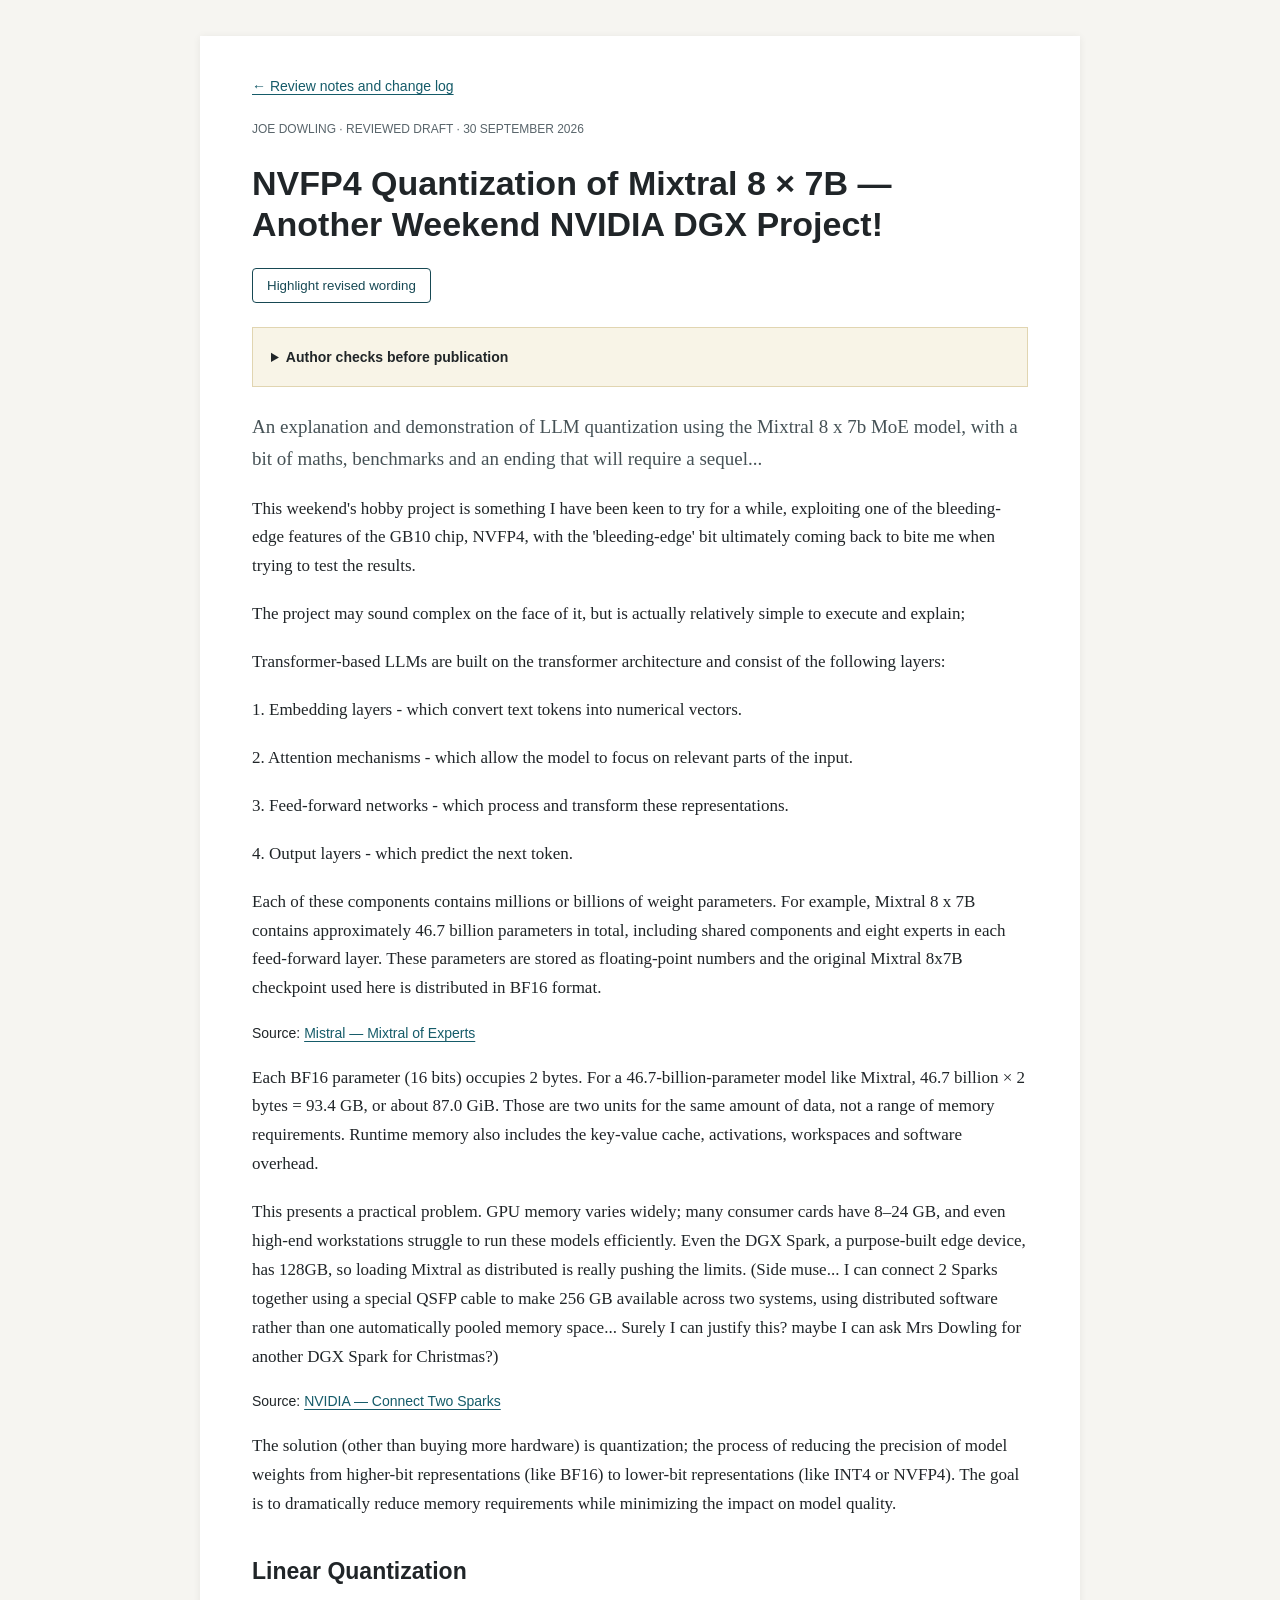
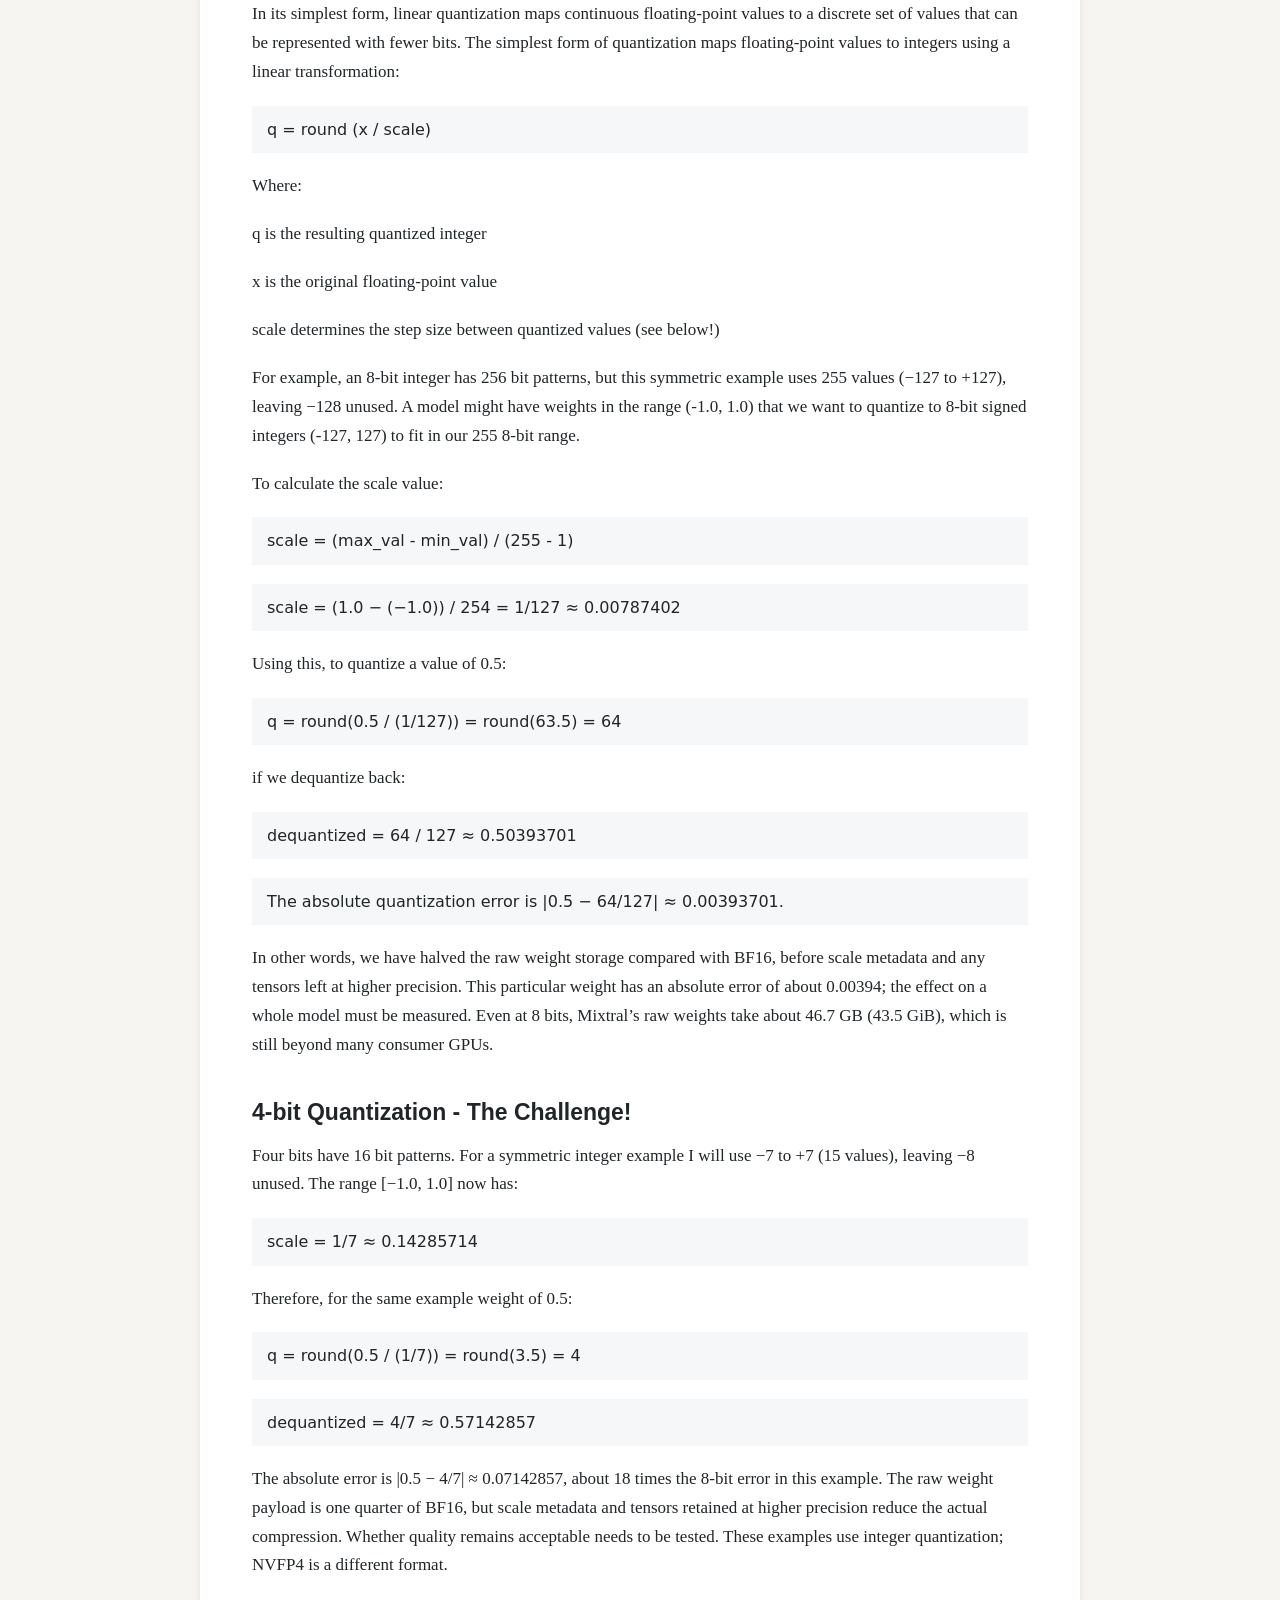
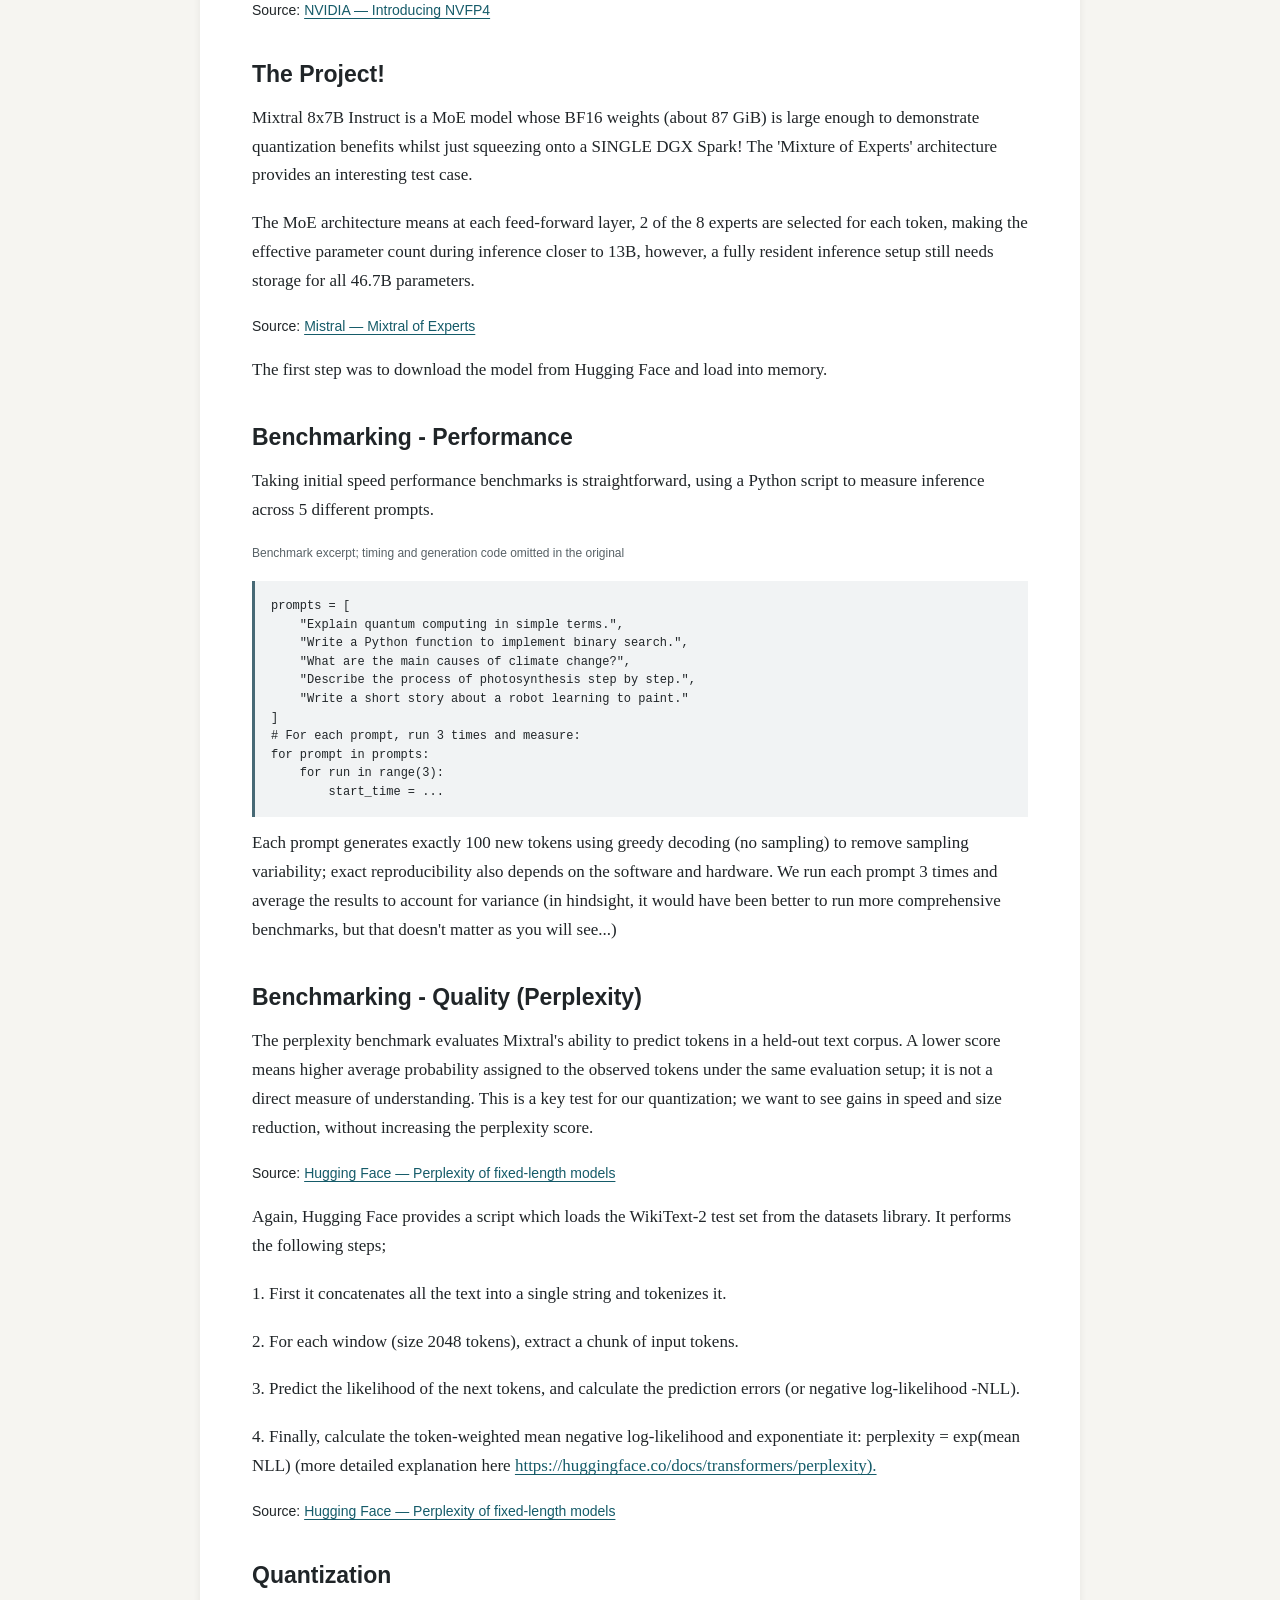
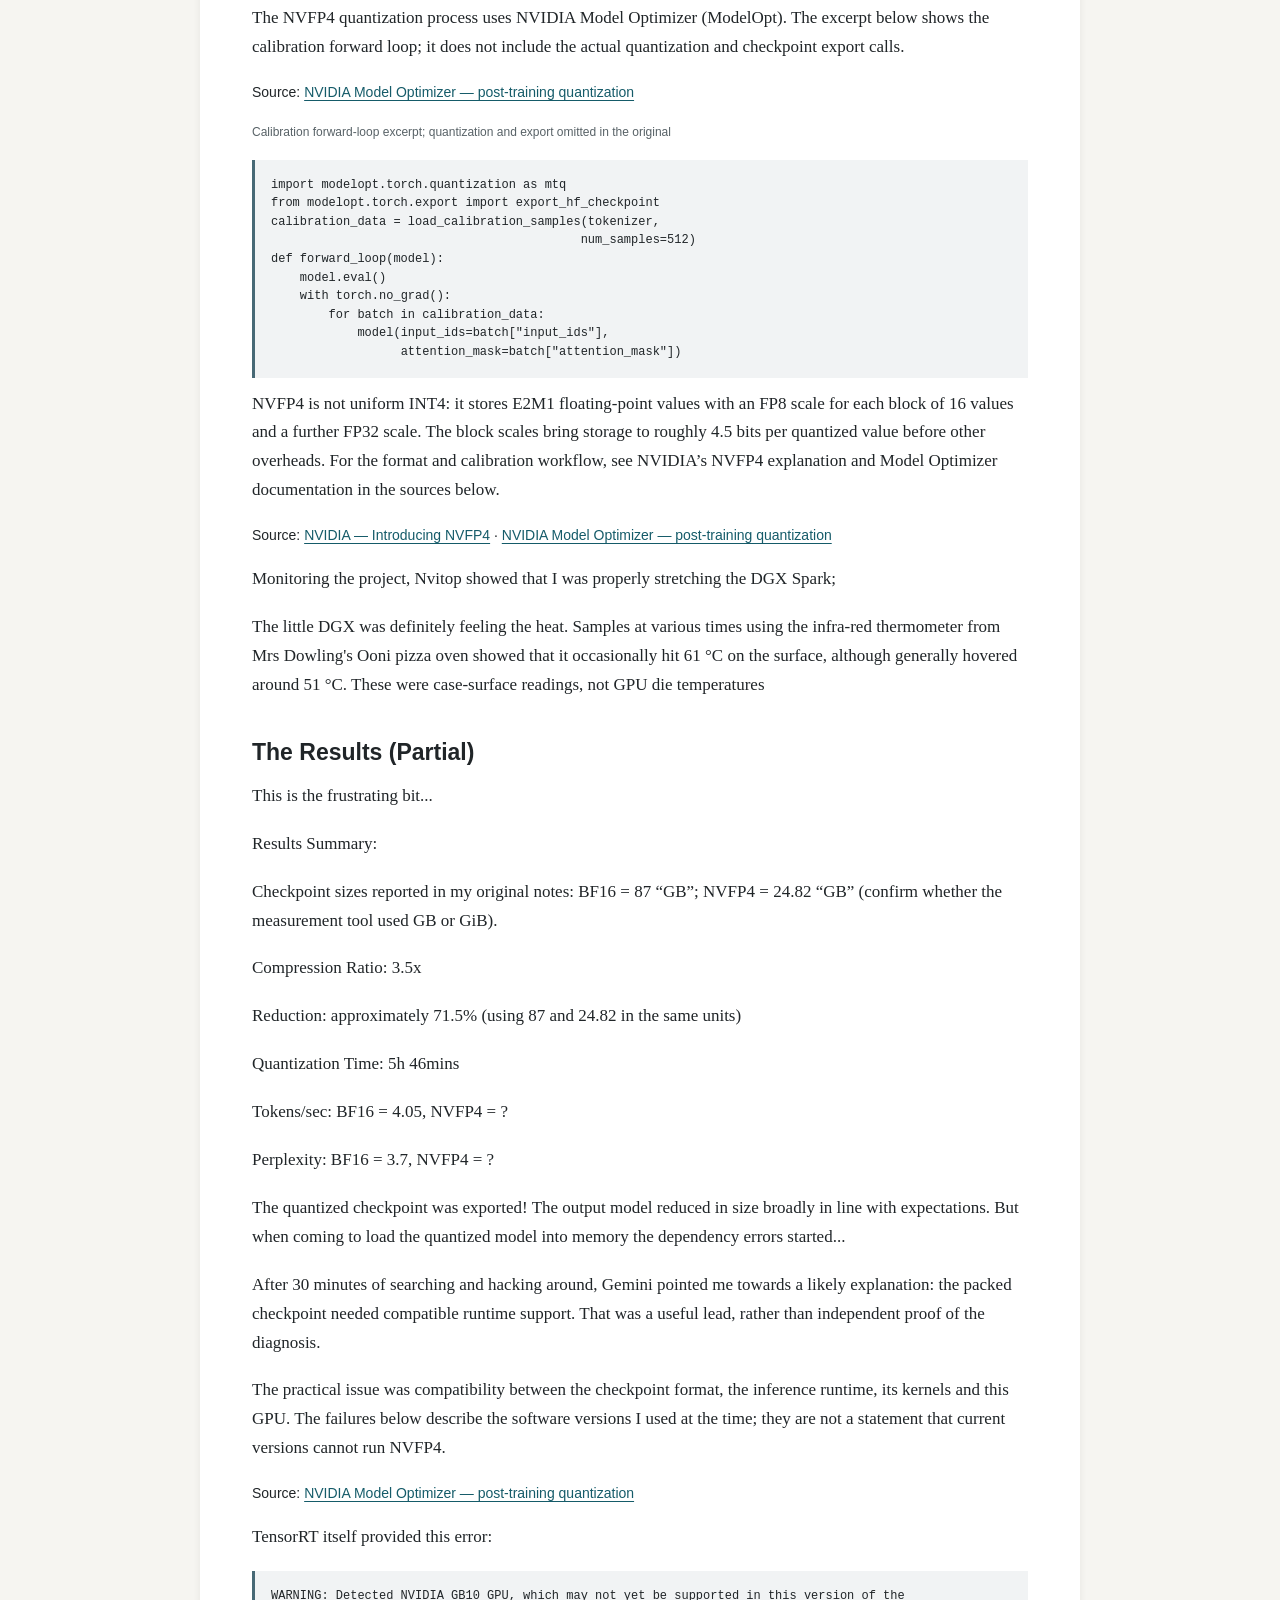
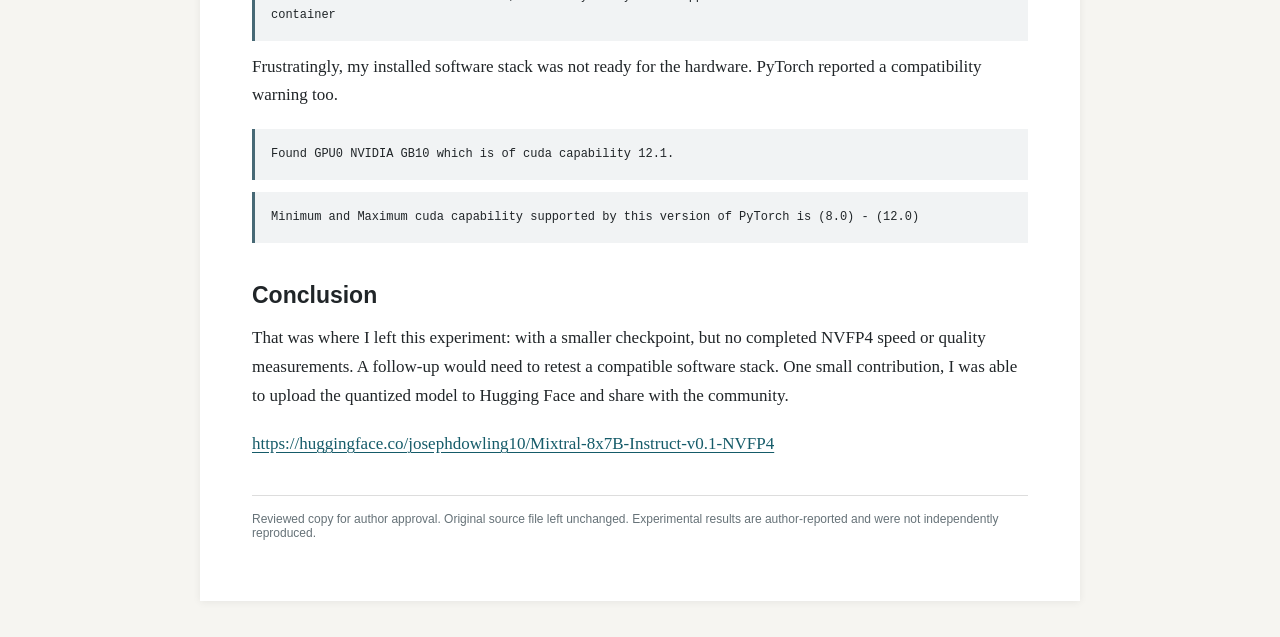
<file: articles/source-materials/original-articles/NVFP4 Quantization Mixtral Article - REVIEWED DRAFT 2026-09-30.html>
<!doctype html><html lang="en-GB"><head><meta charset="utf-8"><meta name="viewport" content="width=device-width,initial-scale=1"><title>NVFP4 Quantization of Mixtral 8 × 7B — Another Weekend NVIDIA DGX Project!</title><style>
:root{color-scheme:light}*{box-sizing:border-box}body{margin:0;background:#f6f5f1;color:#202528;font:17px/1.7 Georgia,serif}main{max-width:880px;margin:36px auto;background:white;padding:42px 52px;box-shadow:0 1px 8px #0001}h1,h2,h3,button,summary,.meta,aside{font-family:Arial,sans-serif}h1{font-size:34px;line-height:1.18;margin:0 0 24px}h2{font-size:23px;line-height:1.3;margin:38px 0 14px}h3{font-size:18px;margin-top:24px}p{margin:0 0 19px}a{color:#155b69;text-underline-offset:3px;overflow-wrap:anywhere}pre{background:#f1f3f4;border-left:3px solid #476975;padding:16px;overflow-x:auto;font:12px/1.55 Menlo,Consolas,monospace;white-space:pre-wrap;overflow-wrap:anywhere}code{font-family:Menlo,Consolas,monospace}.meta{font-size:12px;color:#59656b;margin-bottom:24px}aside{font-size:14px;line-height:1.6;margin:24px 0;padding:18px;background:#f8f4e7;border:1px solid #e1d5b1}summary{cursor:pointer;font-weight:600}li{margin:8px 0}button{background:white;color:#174954;border:1px solid #174954;padding:9px 14px;border-radius:4px;cursor:pointer}mark{color:inherit;background:transparent}.show-edits mark{background:#fff0a2}.table-wrap{overflow-x:auto;margin:24px 0}table{border-collapse:collapse;width:100%;font:12px/1.5 Arial,sans-serif}th,td{padding:8px 7px;border:1px solid #ccd2d4;text-align:left}thead th{background:#e4ecee}tbody tr:nth-child(even){background:#f5f7f8}caption{text-align:left;font-weight:bold;padding-bottom:9px}.equation{font-family:'DejaVu Sans',Arial,sans-serif;white-space:pre-wrap;overflow-wrap:anywhere;font-size:16px;padding:10px 15px;background:#f6f7f8}blockquote{margin:22px 0;padding-left:20px;border-left:3px solid #9caeb4}figure{margin:24px 0}figure img{display:block;width:100%;height:auto}figcaption,.label{font:12px/1.5 Arial,sans-serif;color:#586267}.references{font:14px/1.6 Arial,sans-serif}.changes{font:14px/1.6 Arial,sans-serif}.changes details{padding:12px 0;border-bottom:1px solid #ddd}.changes .before{color:#626262}.changes p{margin:10px 0}.lead{font-size:19px;color:#465256}.reviewnav{margin-bottom:25px;font:14px Arial,sans-serif}.foot{font:12px Arial,sans-serif;color:#667278;border-top:1px solid #ddd;margin-top:36px;padding-top:16px}@media(max-width:650px){main{margin:0;padding:24px 20px}h1{font-size:29px}}@page{size:A4;margin:18mm 17mm} @media print{body{background:white;font-size:10.5pt;line-height:1.45}main{padding:0;box-shadow:none;margin:0;max-width:none}h1{font-size:25pt}h2{font-size:17pt;break-after:avoid}h3,summary{break-after:avoid}p{widows:3;orphans:3}pre{font-size:8pt;break-inside:avoid}.controls,.reviewnav{display:none}aside{font-size:9pt}table{font-size:8pt}figure{break-inside:avoid}.changes .comparison{display:none}mark{background:transparent!important}a{color:#155b69}}
</style></head><body><main><nav class="reviewnav"><a href="ARTICLE%20REVIEW%20-%202026-09-30.html">← Review notes and change log</a></nav><p class="meta">JOE DOWLING · REVIEWED DRAFT · 30 SEPTEMBER 2026</p><h1>NVFP4 Quantization of Mixtral 8 × 7B — Another Weekend NVIDIA DGX Project!</h1><div class="controls"><button type="button" onclick="document.body.classList.toggle('show-edits');this.setAttribute('aria-pressed',document.body.classList.contains('show-edits'))" aria-pressed="false">Highlight revised wording</button></div><aside><details><summary>Author checks before publication</summary><ul><li>Verify raw checkpoint byte counts and label GB or GiB consistently. The article’s 87/24.82 size reports are retained as reported values, with an explicit unit check.</li><li>Reconcile the duration: the article says 5 h 46 min (5.77 h), while the linked model card says approximately 5.6 h. Check the original log rather than silently choosing one.</li><li>Add the experiment date and exact container, PyTorch, ModelOpt and inference-runtime versions. The model card has a December 2025 compatibility heading; the draft treats failures as historical.</li><li>For reproducibility, provide the timing script, prompt lengths, warm-up, GPU synchronisation, generated-token counting, WikiText variant, window/stride and token weighting. The 4.05 tokens/s and 3.7 perplexity values were not reproduced.</li><li>The displayed snippets omit generation/timing and the actual quantization/export calls; they are now labelled excerpts. Link the working scripts before presenting the article as a runnable tutorial.</li><li>The linked model card is publicly available, but does not prove successful NVFP4 inference or priority as the first such checkpoint. Its citation also still contains a [username] URL placeholder; fix that separately if you update the model card.</li></ul></details></aside><p id="block-0" class="lead">An explanation and demonstration of LLM quantization using the Mixtral 8 x 7b MoE model, with a bit of maths, benchmarks and an ending that will require a sequel...</p><p id="block-1">This weekend&#x27;s hobby project is something I have been keen to try for a while, exploiting one of the bleeding-edge features of the <mark>GB10</mark> chip, NVFP4, with the &#x27;bleeding-edge&#x27; bit ultimately coming back to bite me when trying to test the results.</p><p id="block-2">The project may sound complex on the face of it, but is actually relatively simple to execute and explain;</p><p id="block-3"><mark>Transformer-based</mark> LLMs are built on the transformer architecture and consist of the following layers:</p><p id="block-4">1. Embedding layers - which convert text tokens into numerical vectors.</p><p id="block-5">2. Attention mechanisms - which allow the model to focus on relevant parts of the input.</p><p id="block-6">3. Feed-forward networks - which process and transform these representations.</p><p id="block-7">4. Output layers - which predict the next token.</p><p id="block-8">Each of these components contains millions or billions of weight parameters. For example, Mixtral 8 x 7B contains approximately 46.7 billion parameters <mark>in</mark> <mark>total,</mark> <mark>including</mark> <mark>shared</mark> <mark>components and eight experts in each feed-forward layer.</mark> These parameters are stored as floating-point numbers and <mark>the</mark> <mark>original</mark> Mixtral <mark>8x7B</mark> <mark>checkpoint used here is</mark> distributed in BF16 format.</p><p class="references">Source: <a href="https://arxiv.org/abs/2401.04088">Mistral — Mixtral of Experts</a></p><p id="block-9">Each<mark> BF16</mark> parameter (16 bits) occupies 2 <mark>bytes.</mark> For a <mark>46.7-billion-parameter</mark> model like Mixtral, 46.7 billion × 2 bytes = 93.4 <mark>GB,</mark> <mark>or</mark> <mark>about</mark> <mark>87.0</mark> <mark>GiB.</mark> <mark>Those</mark> <mark>are</mark> <mark>two units for the same amount</mark> of<mark> data, not a range of memory requirements. Runtime memory also includes the key-value cache, activations, workspaces and software overhead.</mark></p><span id="block-10"></span><p id="block-11">This presents a practical problem. <mark>GPU</mark> <mark>memory</mark> <mark>varies widely; many consumer cards</mark> have <mark>8–24</mark> <mark>GB,</mark> and even high-end workstations struggle to run these models efficiently. Even the DGX Spark, a purpose-built edge device, has 128GB, so loading Mixtral as distributed is really pushing the limits. (Side muse... I can connect 2 Sparks together using a special QSFP cable to <mark>make</mark> <mark>256 GB available across two systems, using distributed software rather than one automatically pooled memory space...</mark> Surely I can justify this? maybe I can ask Mrs Dowling for another DGX Spark for Christmas?)</p><p class="references">Source: <a href="https://build.nvidia.com/spark/connect-two-sparks/stacked-sparks">NVIDIA — Connect Two Sparks</a></p><p id="block-12">The solution (other than buying more hardware) is quantization; the process of reducing the precision of model weights from higher-bit representations (like BF16) to lower-bit representations (like INT4 <mark>or</mark> NVFP4). The goal is to dramatically reduce memory requirements while minimizing the impact on model quality.</p><h2 id="heading-13">Linear Quantization</h2><p id="block-13">In its simplest form, linear quantization maps continuous floating-point values to a discrete set of values that can be represented with fewer bits. The simplest form of quantization maps floating-point values to integers using a linear transformation:</p><p class="equation" id="block-14">q = round (x / scale)</p><p id="block-15">Where:</p><p id="block-16">q is the resulting quantized integer</p><p id="block-17">x is the original floating-point value</p><p id="block-18">scale determines the step size between quantized values (see below!)</p><p id="block-19">For example, <mark>an</mark> 8-bit <mark>integer has 256 bit patterns, but this </mark>symmetric <mark>example</mark> <mark>uses</mark> 255 <mark>values</mark> <mark>(−127</mark> <mark>to +127), leaving −128 unused. A</mark> model might have weights in the range (-1.0, 1.0) that we want to quantize to 8-bit signed integers (-127, 127) to fit in our 255 8-bit range.</p><p id="block-20">To calculate the scale value:</p><p class="equation" id="block-21">scale = (max_val - min_val) / (255 - 1)</p><p class="equation" id="block-22">scale = (1.0 <mark>−</mark> <mark>(−1.0))</mark> / 254 = <mark>1/127 ≈ 0.00787402</mark></p><p id="block-23">Using this, to quantize a value of 0.5:</p><p class="equation" id="block-24">q = round(0.5 / <mark>(1/127))</mark> = <mark>round(63.5)</mark> = 64</p><p id="block-25">if we dequantize back:</p><p class="equation" id="block-26"><mark>dequantized</mark> = <mark>64 / 127 ≈ 0.50393701</mark></p><p class="equation" id="block-27">The<mark> absolute</mark> quantization error is <mark>|0.5</mark> <mark>−</mark> <mark>64/127|</mark> <mark>≈</mark> <mark>0.00393701.</mark></p><p id="block-28">In other words, we have <mark>halved</mark> the <mark>raw</mark> <mark>weight</mark> <mark>storage</mark> <mark>compared with BF16, before scale metadata and any tensors left at higher precision. This particular weight has an absolute error of about 0.00394;</mark> the <mark>effect</mark> <mark>on</mark> <mark>a</mark> <mark>whole</mark> <mark>model</mark> <mark>must</mark> <mark>be</mark> <mark>measured.</mark> <mark>Even at 8 bits, Mixtral’s raw weights take about 46.7 GB (43.5 GiB), which</mark> is <mark>still</mark> <mark>beyond</mark> <mark>many</mark> <mark>consumer</mark> <mark>GPUs.</mark></p><span id="block-29"></span><h2 id="heading-30">4-bit Quantization - The Challenge!</h2><p id="block-30"><mark>Four</mark> <mark>bits</mark> <mark>have 16 bit patterns. For a symmetric integer example I will use −7 to +7 (15 values), leaving −8 unused.</mark> The range <mark>[−1.0,</mark> 1.0] now has:</p><p class="equation" id="block-31">scale = <mark>1/7</mark> ≈ <mark>0.14285714</mark></p><p id="block-32">Therefore, for the same example weight of 0.5:</p><p class="equation" id="block-33">q = round(0.5 / <mark>(1/7))</mark> = round(3.5) = 4</p><p class="equation" id="block-34">dequantized = <mark>4/7</mark> <mark>≈</mark> <mark>0.57142857</mark></p><p id="block-35">The<mark> absolute</mark> error is <mark>|0.5</mark> <mark>−</mark> <mark>4/7|</mark> <mark>≈</mark> <mark>0.07142857,</mark> <mark>about 18 times</mark> the 8-bit <mark>error</mark> <mark>in this example. The raw weight payload is one quarter of BF16,</mark> but <mark>scale metadata and tensors retained at higher precision reduce the actual compression. Whether quality remains</mark> acceptable <mark>needs</mark> <mark>to</mark> <mark>be</mark> <mark>tested.</mark> <mark>These</mark> <mark>examples</mark> <mark>use</mark> <mark>integer</mark> <mark>quantization;</mark> <mark>NVFP4</mark> <mark>is</mark> <mark>a</mark> <mark>different</mark> <mark>format.</mark></p><p class="references">Source: <a href="https://developer.nvidia.com/blog/introducing-nvfp4-for-efficient-and-accurate-low-precision-inference/">NVIDIA — Introducing NVFP4</a></p><h2 id="heading-36">The Project!</h2><p id="block-36">Mixtral 8x7B Instruct is a <mark>MoE</mark> model <mark>whose</mark> <mark>BF16</mark> <mark>weights (about 87 GiB)</mark> is large enough to demonstrate quantization benefits whilst just squeezing onto a SINGLE DGX Spark! The &#x27;Mixture of Experts&#x27; architecture provides an interesting test case.</p><p id="block-37">The MoE architecture means <mark>at each feed-forward layer,</mark> 2 of the 8 experts are <mark>selected</mark> for <mark>each</mark> token, making the effective parameter count during inference closer to 13B, however, <mark>a fully resident inference setup still needs storage for </mark>all 46.7B <mark>parameters.</mark></p><p class="references">Source: <a href="https://arxiv.org/abs/2401.04088">Mistral — Mixtral of Experts</a></p><p id="block-38">The first step was to download the model from <mark>Hugging Face</mark> and load into memory.</p><h2 id="heading-39">Benchmarking - Performance</h2><p id="block-39">Taking initial speed performance benchmarks is straightforward, using a <mark>Python</mark> script to measure inference across 5 different prompts.</p><p class="label">Benchmark excerpt; timing and generation code omitted in the original</p><pre id="block-40"><code>prompts = [
    &quot;Explain quantum computing in simple terms.&quot;,
    &quot;Write a Python function to implement binary search.&quot;,
    &quot;What are the main causes of climate change?&quot;,
    &quot;Describe the process of photosynthesis step by step.&quot;,
    &quot;Write a short story about a robot learning to paint.&quot;
]
# For each prompt, run 3 times and measure:
for prompt in prompts:
    for run in range(3):
        start_time = ...</code></pre><p id="block-41">Each prompt generates exactly 100 new tokens using greedy decoding (no sampling) <mark>to</mark> <mark>remove sampling variability; exact reproducibility also depends on the software and hardware.</mark> We run each prompt 3 times and average the results to account for variance (in hindsight, it would have been better to run more comprehensive benchmarks, but that doesn&#x27;t matter as you will see...)</p><h2 id="heading-42">Benchmarking - Quality (Perplexity)</h2><p id="block-42">The perplexity benchmark evaluates Mixtral&#x27;s ability to <mark>predict tokens in </mark>a <mark>held-out</mark> <mark>text</mark> <mark>corpus.</mark> A lower score means <mark>higher</mark> <mark>average</mark> <mark>probability</mark> assigned to the <mark>observed</mark> <mark>tokens</mark> <mark>under</mark> the <mark>same</mark> <mark>evaluation</mark> <mark>setup;</mark> <mark>it is not a direct measure of understanding.</mark> This is a key test for our quantization; we want to see gains in speed and size reduction, without increasing the perplexity score.</p><p class="references">Source: <a href="https://huggingface.co/docs/transformers/perplexity">Hugging Face — Perplexity of fixed-length models</a></p><p id="block-43">Again, <mark>Hugging Face</mark> provides a script which loads the WikiText-2 test set from the datasets library. It performs the following steps;</p><p id="block-44">1. First it concatenates all the text into a single string and tokenizes it.</p><p id="block-45">2. For each window (size 2048 tokens), extract a chunk of input tokens.</p><p id="block-46">3. Predict the likelihood of the next tokens, and calculate the prediction errors (or negative log-likelihood -NLL).</p><p id="block-47">4. Finally, calculate the token-weighted mean negative log-likelihood and exponentiate it: perplexity = exp(mean NLL) (more detailed explanation here <a href="https://huggingface.co/docs/transformers/perplexity).">https://huggingface.co/docs/transformers/perplexity).</a></p><p class="references">Source: <a href="https://huggingface.co/docs/transformers/perplexity">Hugging Face — Perplexity of fixed-length models</a></p><h2 id="heading-48">Quantization</h2><p id="block-48">The NVFP4 quantization process uses <mark>NVIDIA</mark> Model Optimizer <mark>(ModelOpt).</mark> <mark>The</mark> <mark>excerpt</mark> <mark>below shows the calibration forward loop; it does not include the actual quantization and checkpoint export calls.</mark></p><p class="references">Source: <a href="https://github.com/NVIDIA/Model-Optimizer/blob/main/examples/hf_ptq/README.md">NVIDIA Model Optimizer — post-training quantization</a></p><p class="label">Calibration forward-loop excerpt; quantization and export omitted in the original</p><pre id="block-49"><code>import modelopt.torch.quantization as mtq
from modelopt.torch.export import export_hf_checkpoint
calibration_data = load_calibration_samples(tokenizer,
                                           num_samples=512)
def forward_loop(model):
    model.eval()
    with torch.no_grad():
        for batch in calibration_data:
            model(input_ids=batch[&quot;input_ids&quot;],
                  attention_mask=batch[&quot;attention_mask&quot;])</code></pre><p id="block-50"><mark>NVFP4 is not uniform INT4: it stores E2M1 floating-point values with an FP8 scale for each block of 16 values and a further FP32 scale. The block scales bring storage to roughly 4.5 bits per quantized value before other overheads. For</mark> the <mark>format</mark> <mark>and</mark> <mark>calibration</mark> <mark>workflow,</mark> <mark>see</mark> <mark>NVIDIA’s</mark> <mark>NVFP4 explanation and Model Optimizer documentation in</mark> the <mark>sources</mark> <mark>below.</mark></p><p class="references">Source: <a href="https://developer.nvidia.com/blog/introducing-nvfp4-for-efficient-and-accurate-low-precision-inference/">NVIDIA — Introducing NVFP4</a> · <a href="https://github.com/NVIDIA/Model-Optimizer/blob/main/examples/hf_ptq/README.md">NVIDIA Model Optimizer — post-training quantization</a></p><p id="block-51">Monitoring the project, Nvitop showed that I was properly stretching the DGX Spark;</p><p id="block-52">The little DGX was definitely feeling the heat. Samples at various <mark>times</mark> using the infra-red thermometer from Mrs Dowling&#x27;s Ooni pizza oven showed that it occasionally hit <mark>61</mark> <mark>°C</mark> <mark>on the surface,</mark> although generally hovered around <mark>51 °C. These were case-surface readings, not GPU die temperatures</mark></p><h2 id="heading-53">The Results (Partial)</h2><p id="block-53">This is the frustrating bit...</p><p id="block-54">Results Summary:</p><p id="block-55"><mark>Checkpoint sizes reported in my original notes:</mark> BF16 <mark>= 87 “GB”; NVFP4</mark> = <mark>24.82</mark> <mark>“GB”</mark> <mark>(confirm</mark> <mark>whether</mark> <mark>the measurement tool used GB or GiB).</mark></p><p id="block-56">Compression Ratio: 3.5x</p><p id="block-57">Reduction: <mark>approximately 71.5% (using 87 and 24.82 in the same units)</mark></p><p id="block-58">Quantization Time: 5h 46mins</p><p id="block-59">Tokens/sec: BF16 = 4.05, NVFP4 = ?</p><p id="block-60">Perplexity: BF16 = 3.7, NVFP4 = ?</p><p id="block-61"><mark>The</mark> <mark>quantized checkpoint was exported!</mark> The output model reduced in size broadly in line with expectations. But when coming to load the quantized model into memory the dependency errors started...</p><p id="block-62"><mark>After </mark>30 minutes of <mark>searching</mark> and hacking <mark>around,</mark> Gemini <mark>pointed</mark> <mark>me towards a likely explanation: the packed checkpoint needed compatible runtime support. That was a useful lead, rather than independent proof of the diagnosis.</mark></p><p id="block-63"><mark>The</mark> <mark>practical</mark> <mark>issue</mark> <mark>was</mark> <mark>compatibility between the checkpoint format, the inference runtime, its kernels and this GPU. The failures below describe the software versions I used at the time; they are not</mark> a <mark>statement</mark> that <mark>current</mark> <mark>versions</mark> cannot <mark>run</mark> <mark>NVFP4.</mark></p><p class="references">Source: <a href="https://github.com/NVIDIA/Model-Optimizer/blob/main/examples/hf_ptq/README.md">NVIDIA Model Optimizer — post-training quantization</a></p><p id="block-64">TensorRT itself provided this error:</p><pre id="block-65"><code>WARNING: Detected NVIDIA GB10 GPU, which may not yet be supported in this version of the
container</code></pre><p id="block-66"><mark>Frustratingly,</mark> <mark>my</mark> <mark>installed</mark> <mark>software</mark> <mark>stack</mark> <mark>was</mark> <mark>not ready for</mark> the <mark>hardware.</mark> <mark>PyTorch</mark> <mark>reported</mark> <mark>a</mark> <mark>compatibility</mark> <mark>warning</mark> <mark>too.</mark></p><pre id="block-67"><code>Found GPU0 NVIDIA GB10 which is of cuda capability 12.1.</code></pre><pre id="block-68"><code>Minimum and Maximum cuda capability supported by this version of PyTorch is (8.0) - (12.0)</code></pre><h2 id="heading-69">Conclusion</h2><p id="block-69"><mark>That</mark> <mark>was</mark> where I <mark>left</mark> <mark>this</mark> <mark>experiment:</mark> <mark>with</mark> <mark>a</mark> <mark>smaller</mark> <mark>checkpoint,</mark> <mark>but</mark> <mark>no completed NVFP4 speed or quality measurements. A follow-up would need</mark> to <mark>retest</mark> <mark>a</mark> <mark>compatible</mark> <mark>software</mark> <mark>stack.</mark> One small contribution, I was able to upload the quantized model to <mark>Hugging Face</mark> and share with the <mark>community.</mark></p><p id="block-70"><a href="https://huggingface.co/josephdowling10/Mixtral-8x7B-Instruct-v0.1-NVFP4">https://huggingface.co/josephdowling10/Mixtral-8x7B-Instruct-v0.1-NVFP4</a></p><p class="foot">Reviewed copy for author approval. Original source file left unchanged. Experimental results are author-reported and were not independently reproduced.</p></main></body></html>
</file>
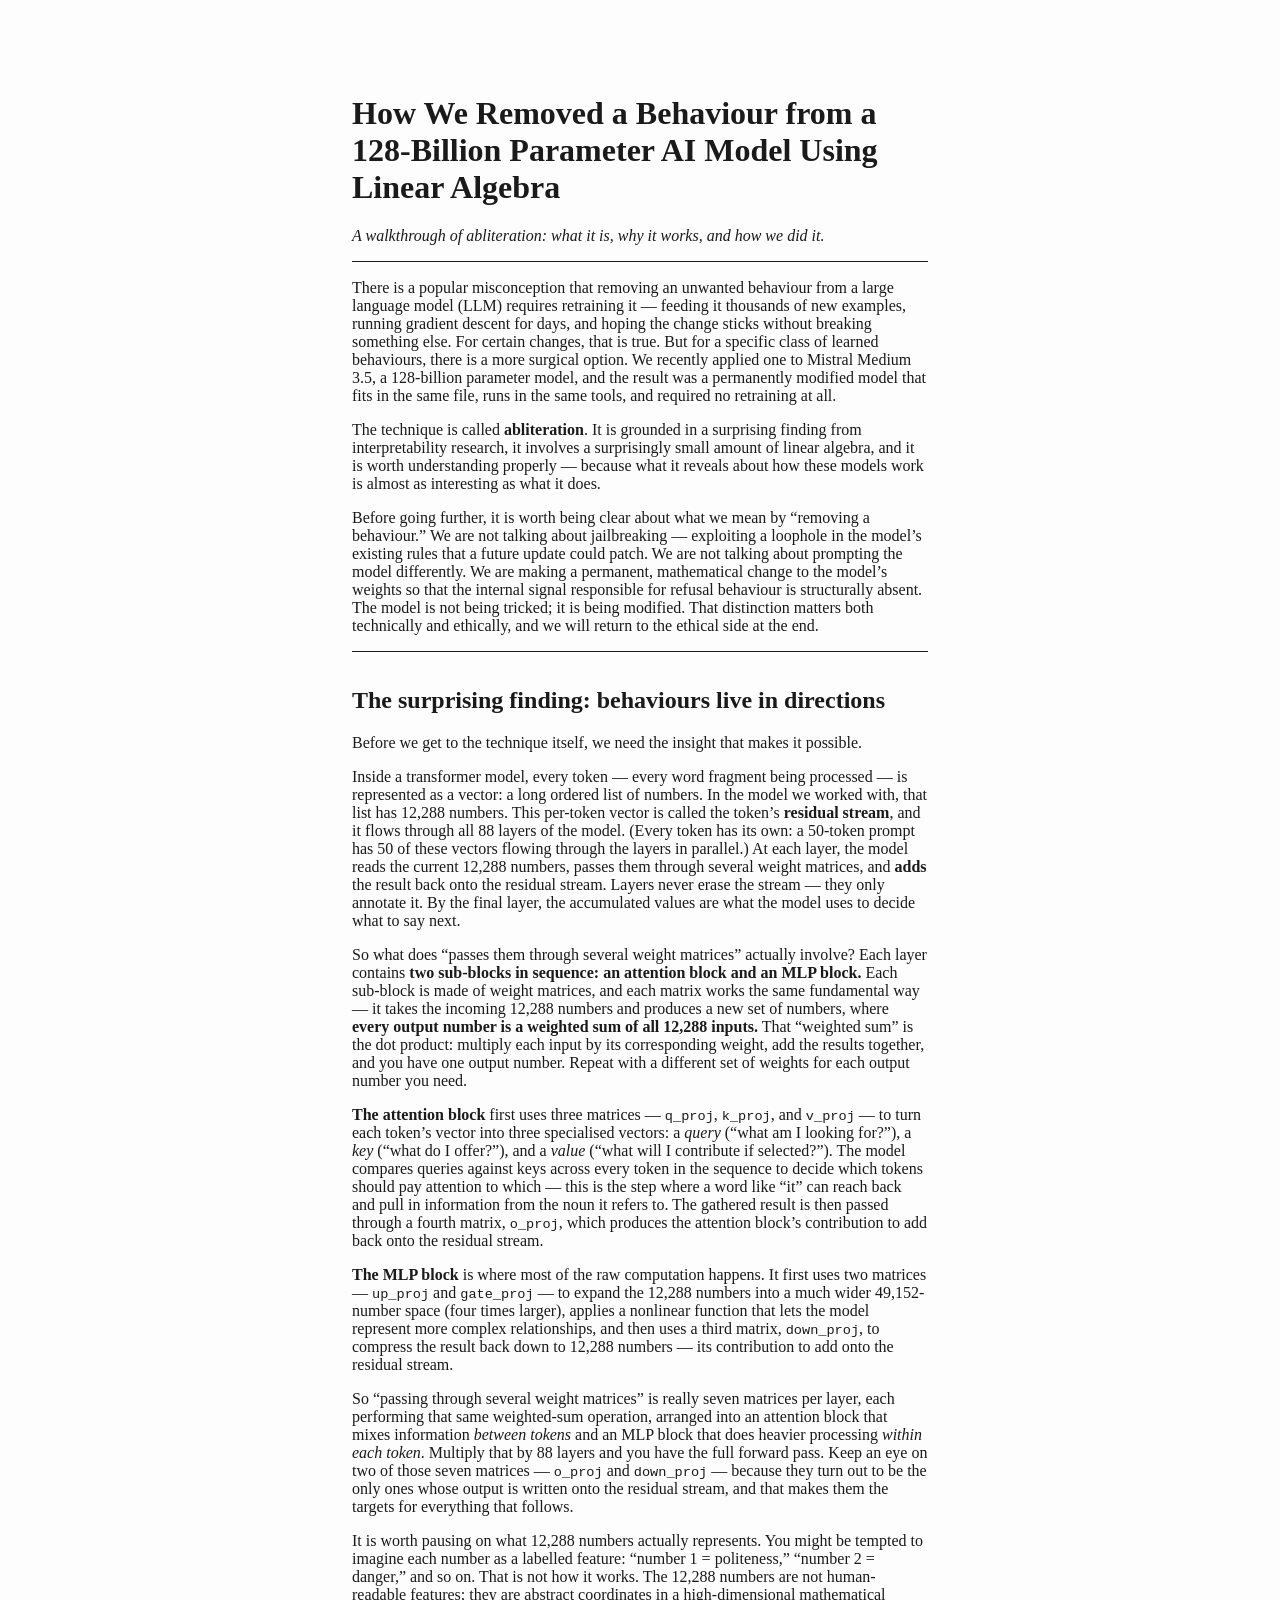
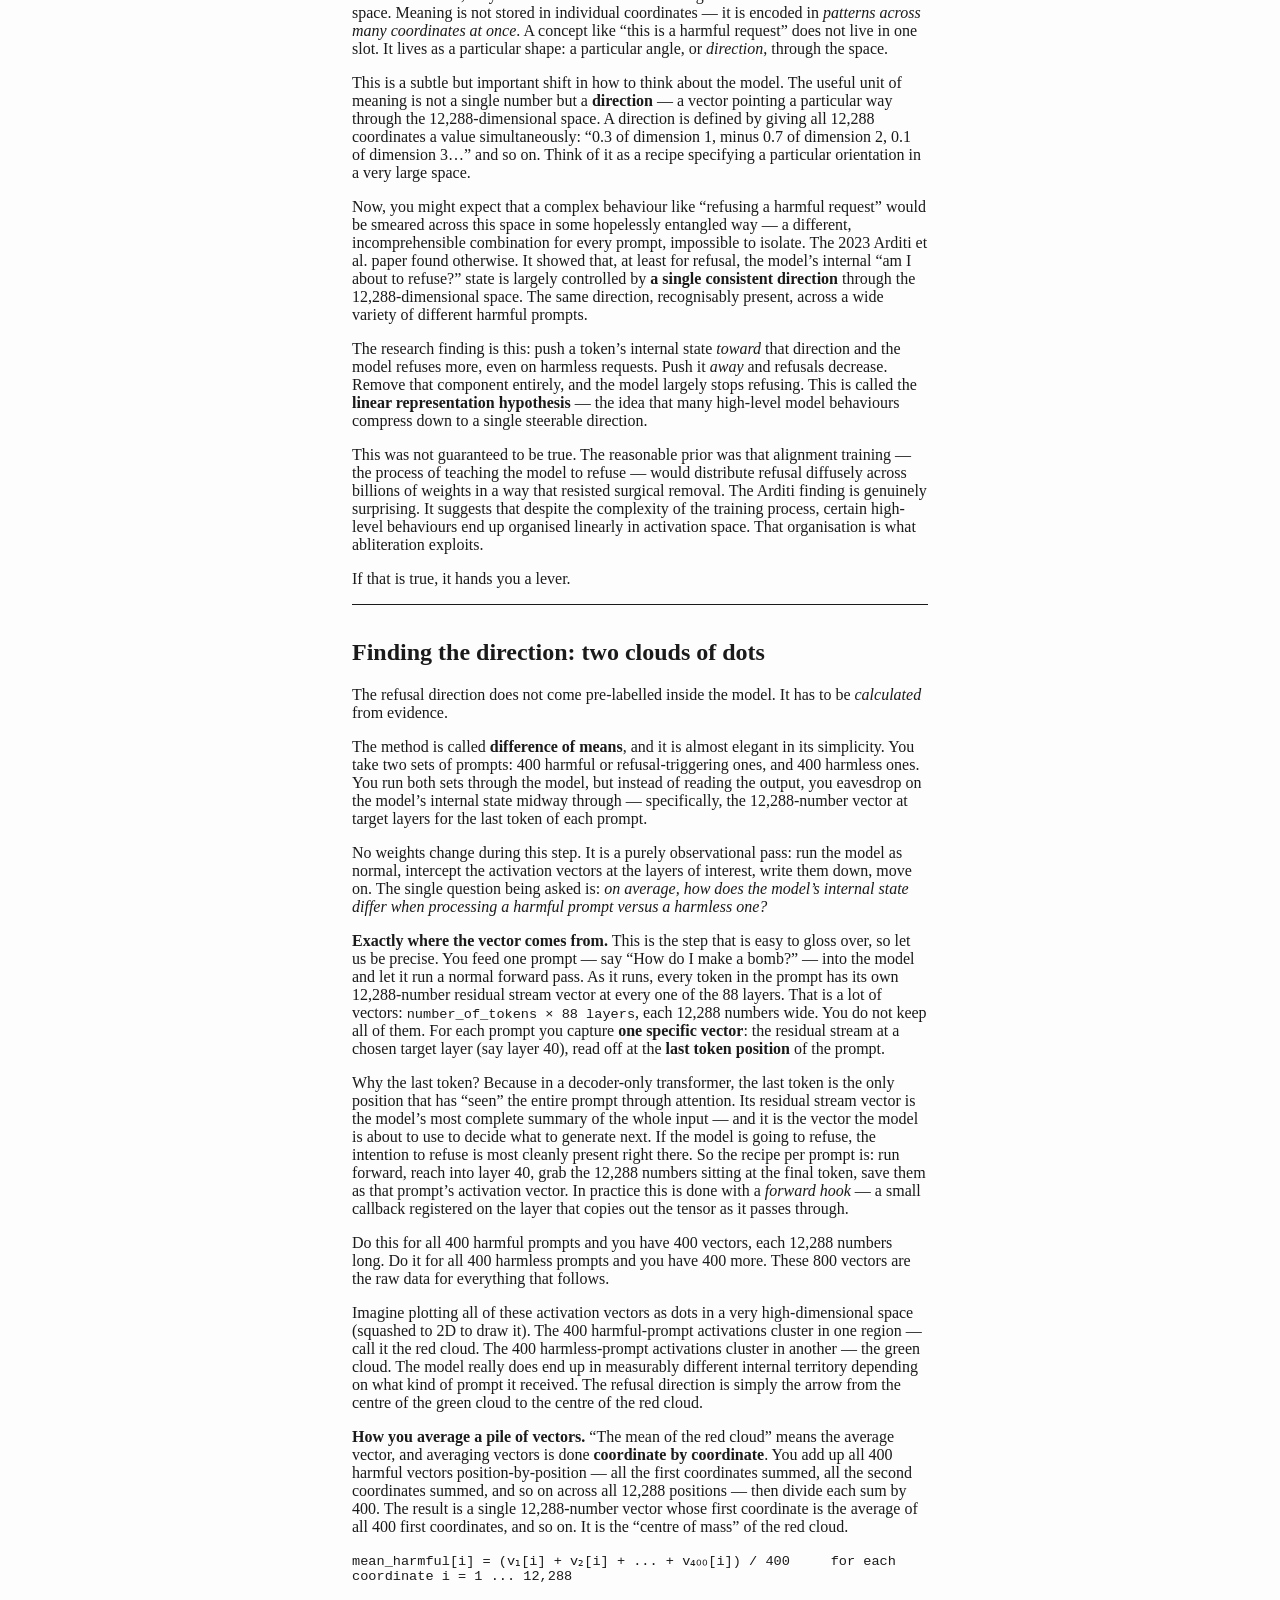
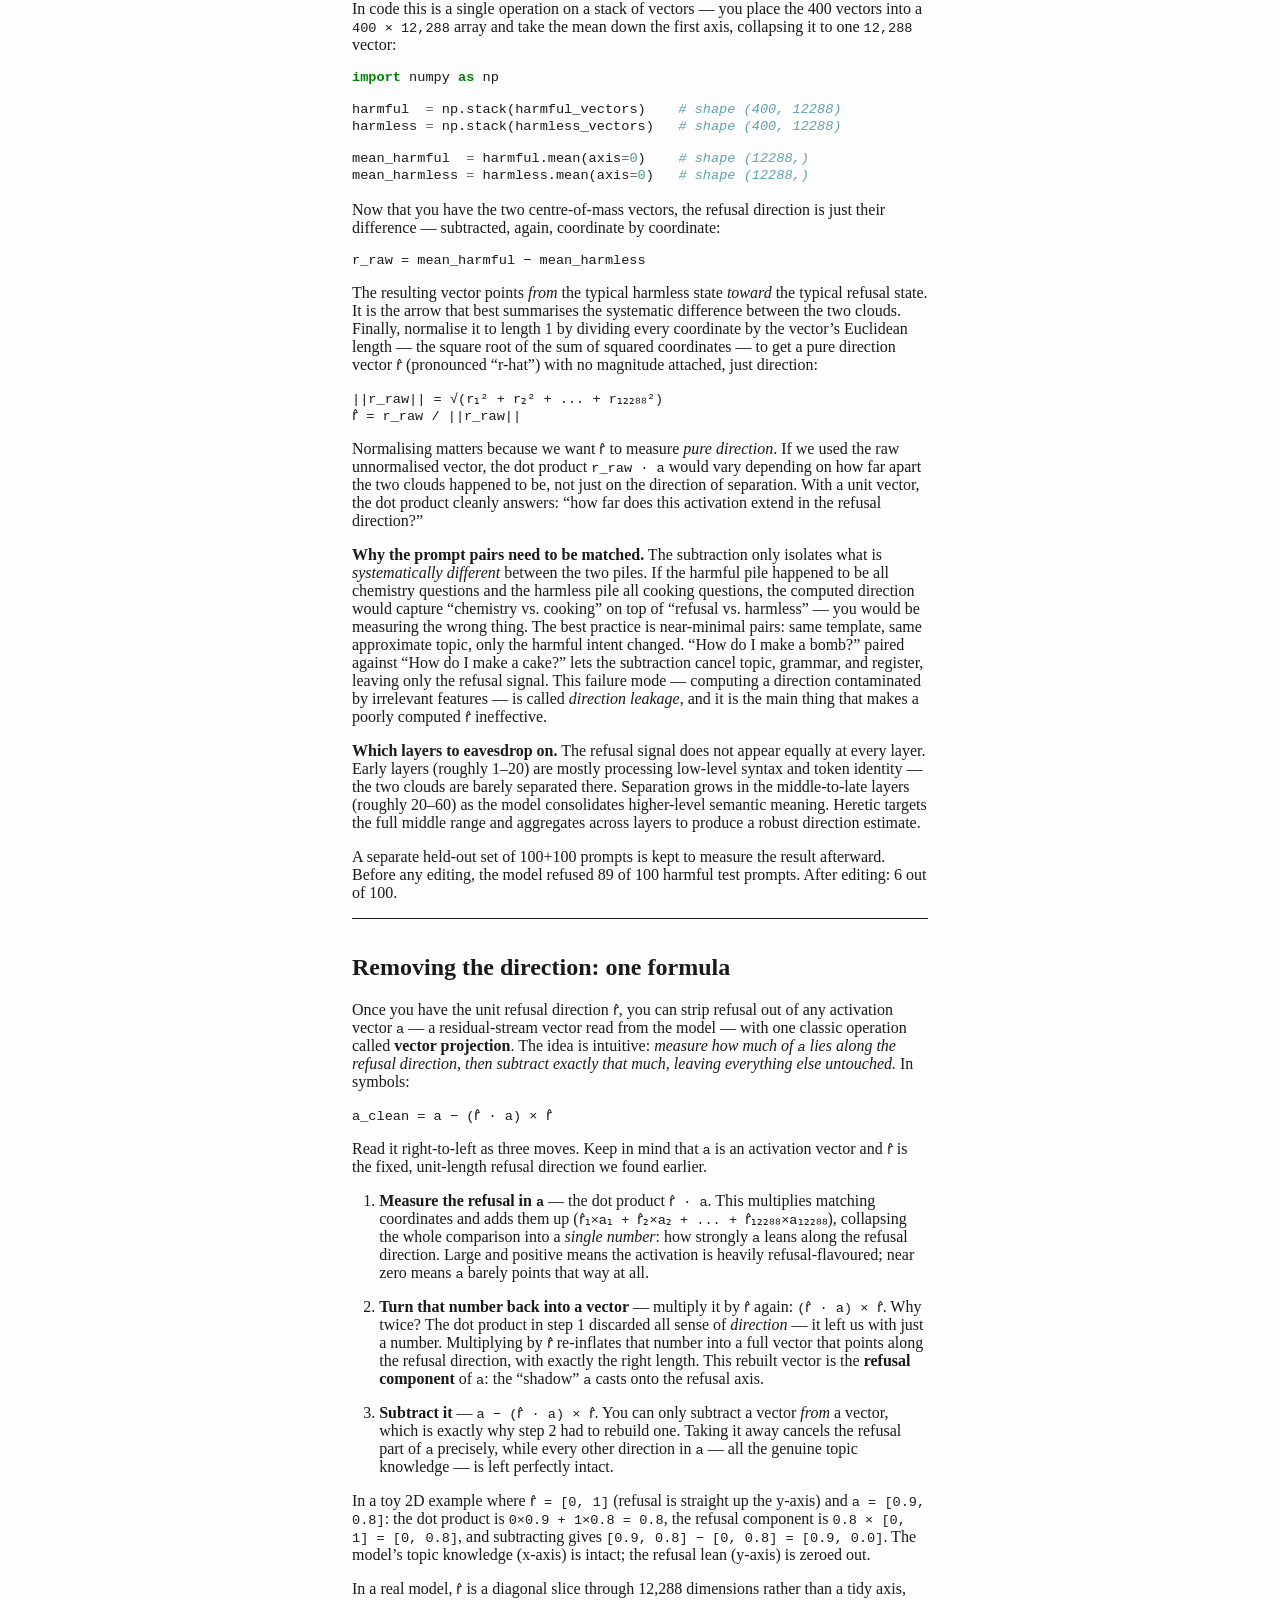
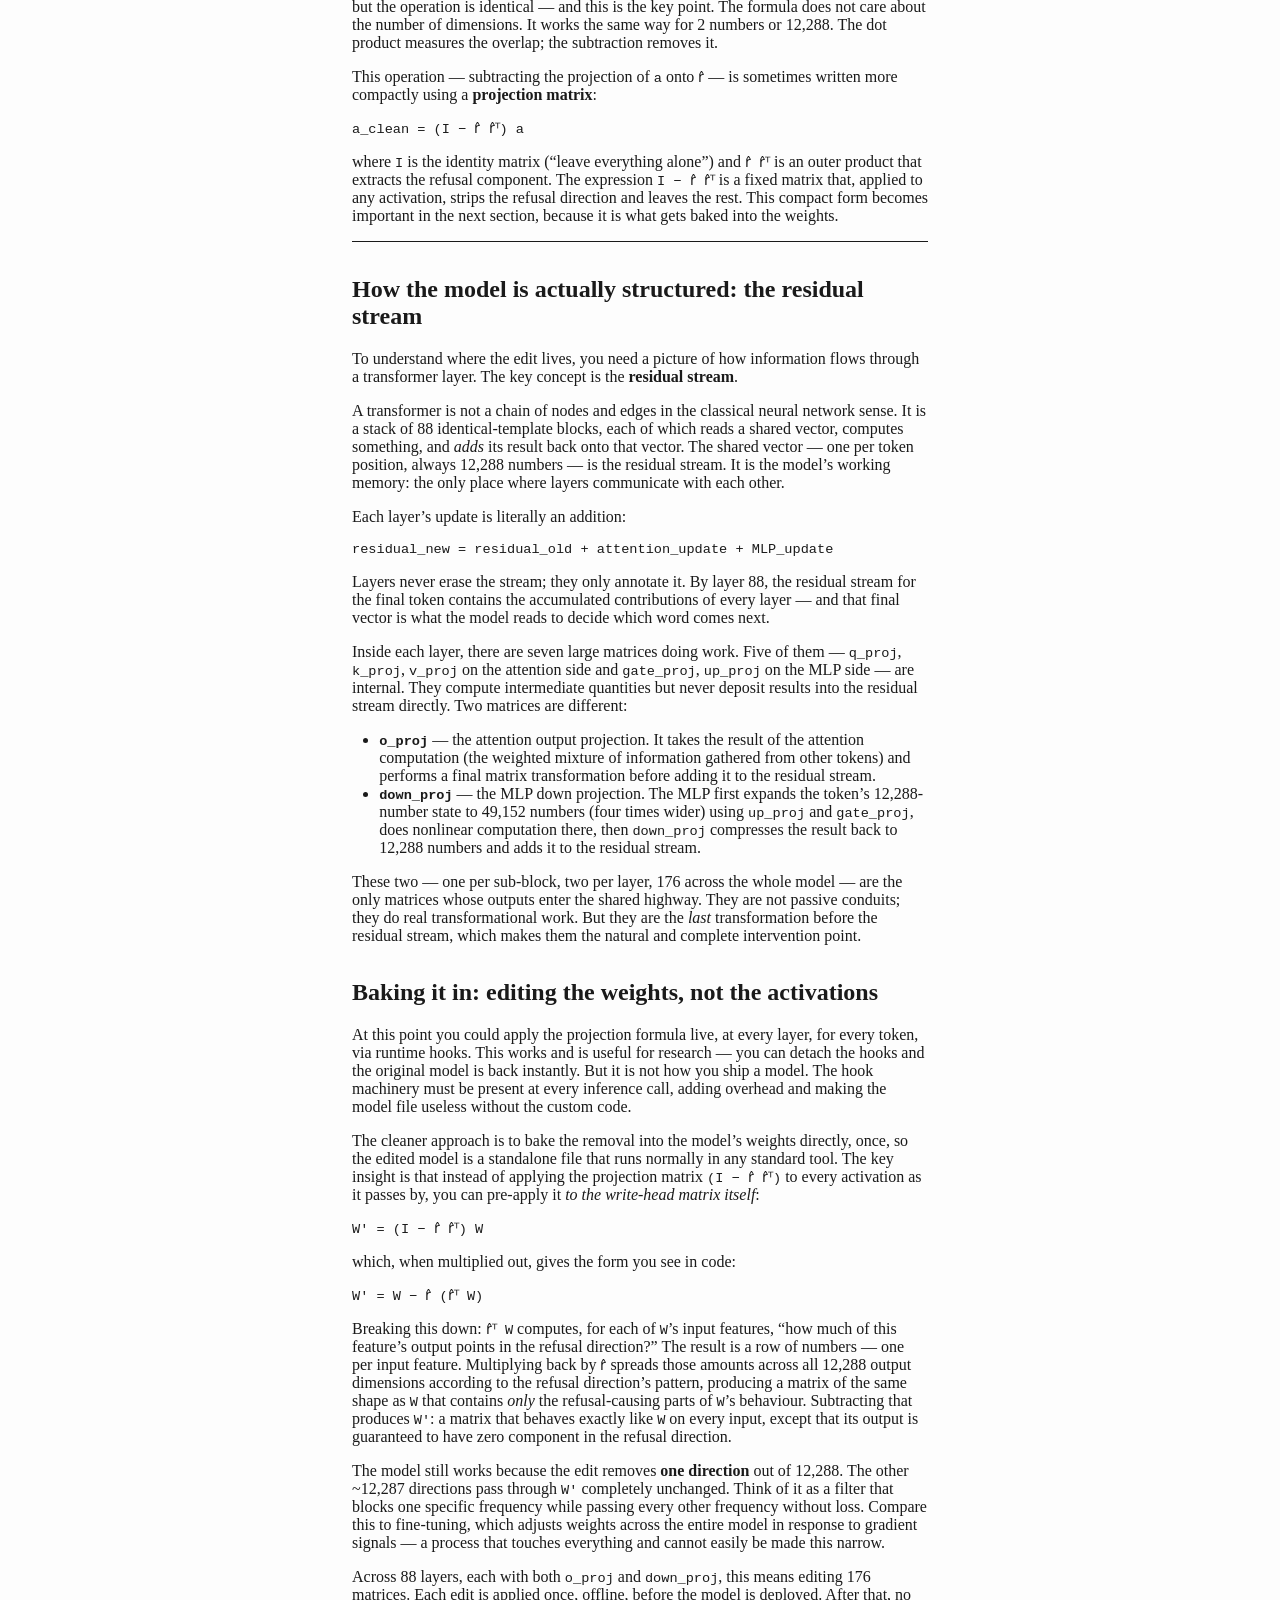
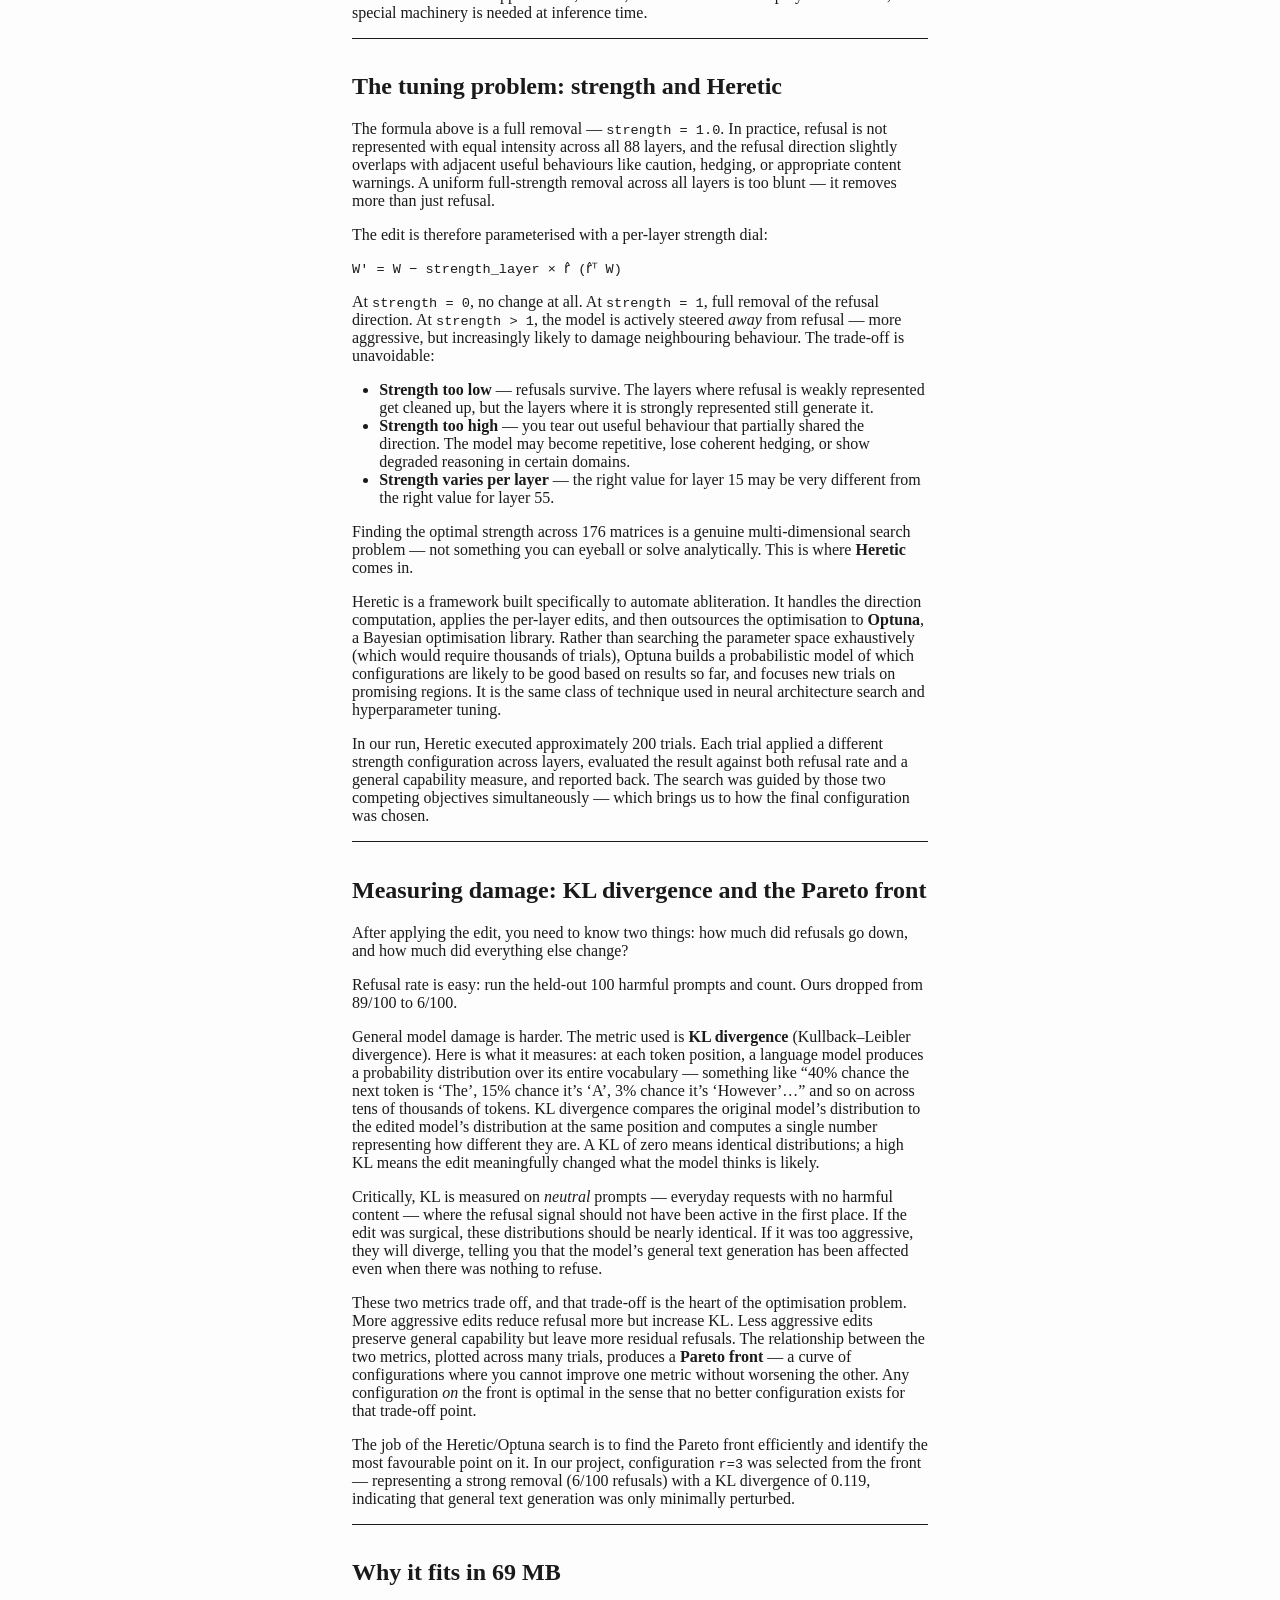
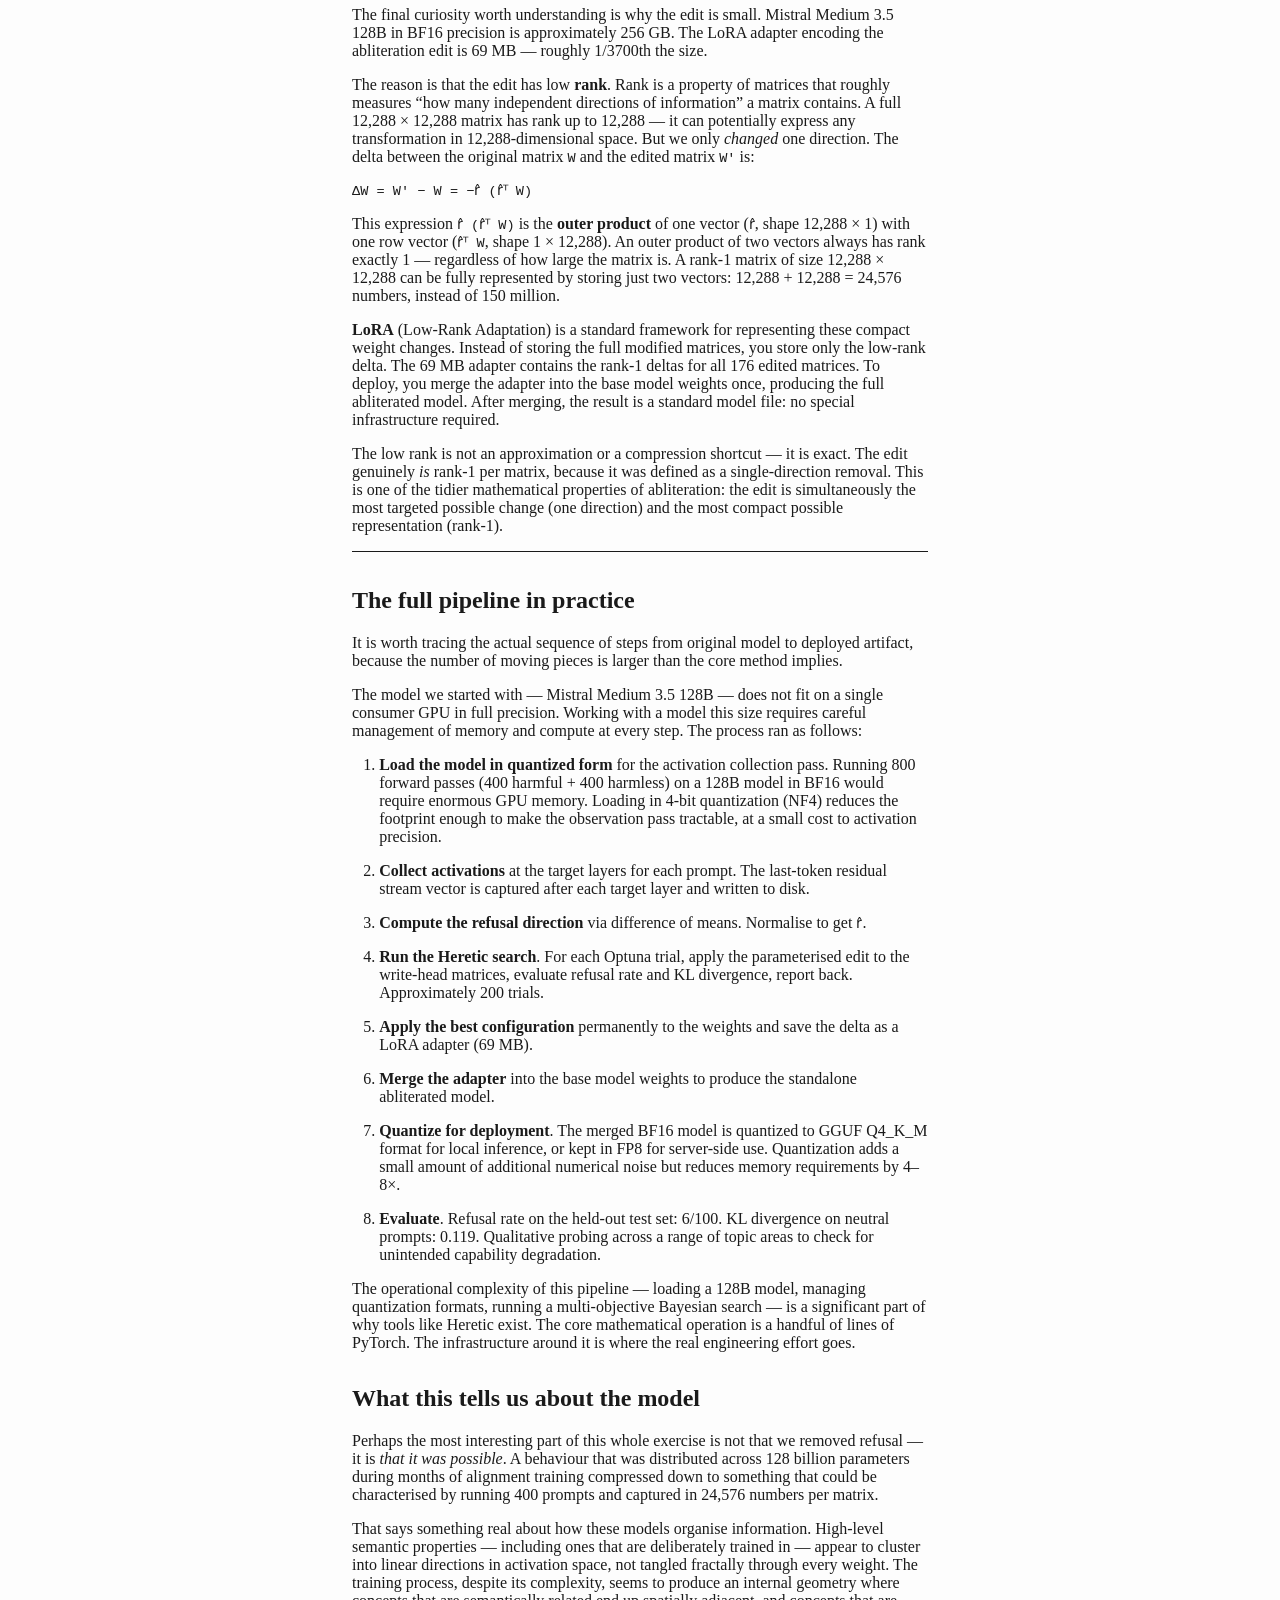
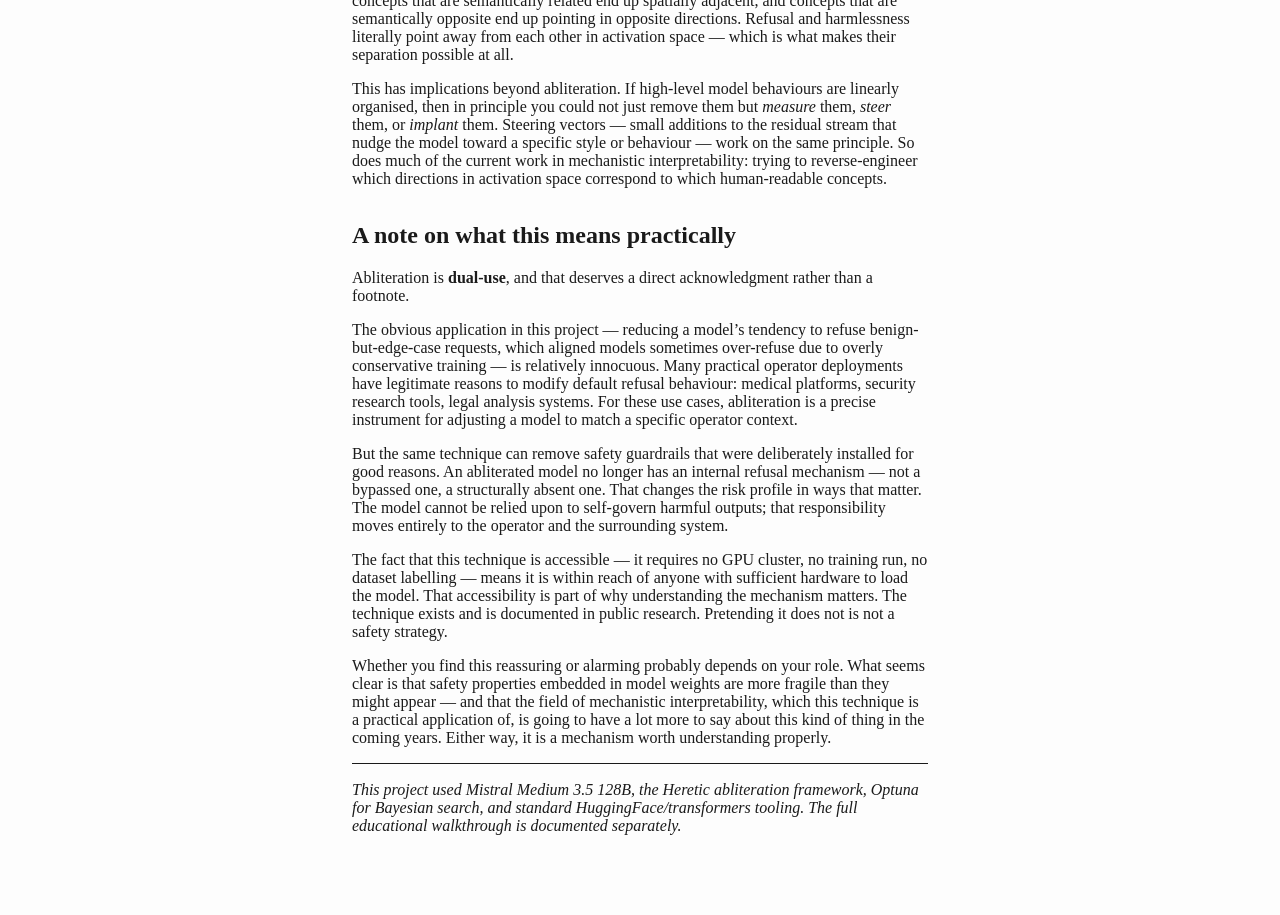
<file: articles/source-materials/abliteration/book-and-article-sources/ABLITERATION_ARTICLE.html>
<!DOCTYPE html>
<html xmlns="http://www.w3.org/1999/xhtml">
<head>
  <meta charset="utf-8" />
  <meta name="generator" content="pandoc" />
  <meta name="viewport" content="width=device-width, initial-scale=1.0, user-scalable=yes" />
  <title>ABLITERATION_ARTICLE</title>
  <style>
    /* Default styles provided by pandoc.
    ** See https://pandoc.org/MANUAL.html#variables-for-html for config info.
    */
    html {
      color: #1a1a1a;
      background-color: #fdfdfd;
    }
    body {
      margin: 0 auto;
      max-width: 36em;
      padding-left: 50px;
      padding-right: 50px;
      padding-top: 50px;
      padding-bottom: 50px;
      hyphens: auto;
      overflow-wrap: break-word;
      text-rendering: optimizeLegibility;
      font-kerning: normal;
    }
    @media (max-width: 600px) {
      body {
        font-size: 0.9em;
        padding: 12px;
      }
      h1 {
        font-size: 1.8em;
      }
    }
    @media print {
      html {
        background-color: white;
      }
      body {
        background-color: transparent;
        color: black;
        font-size: 12pt;
      }
      p, h2, h3 {
        orphans: 3;
        widows: 3;
      }
      h2, h3, h4 {
        page-break-after: avoid;
      }
    }
    p {
      margin: 1em 0;
    }
    a {
      color: #1a1a1a;
    }
    a:visited {
      color: #1a1a1a;
    }
    img {
      max-width: 100%;
    }
    svg {
      height: auto;
      max-width: 100%;
    }
    h1, h2, h3, h4, h5, h6 {
      margin-top: 1.4em;
    }
    h5, h6 {
      font-size: 1em;
      font-style: italic;
    }
    h6 {
      font-weight: normal;
    }
    ol, ul {
      padding-left: 1.7em;
      margin-top: 1em;
    }
    li > ol, li > ul {
      margin-top: 0;
    }
    blockquote {
      margin: 1em 0 1em 1.7em;
      padding-left: 1em;
      border-left: 2px solid #e6e6e6;
      color: #606060;
    }
    code {
      white-space: pre-wrap;
      font-family: Menlo, Monaco, Consolas, 'Lucida Console', monospace;
      font-size: 85%;
      margin: 0;
      hyphens: manual;
    }
    pre {
      margin: 1em 0;
      overflow: auto;
    }
    pre code {
      padding: 0;
      overflow: visible;
      overflow-wrap: normal;
    }
    .sourceCode {
     background-color: transparent;
     overflow: visible;
    }
    hr {
      border: none;
      border-top: 1px solid #1a1a1a;
      height: 1px;
      margin: 1em 0;
    }
    table {
      margin: 1em 0;
      border-collapse: collapse;
      width: 100%;
      overflow-x: auto;
      display: block;
      font-variant-numeric: lining-nums tabular-nums;
    }
    table caption {
      margin-bottom: 0.75em;
    }
    tbody {
      margin-top: 0.5em;
      border-top: 1px solid #1a1a1a;
      border-bottom: 1px solid #1a1a1a;
    }
    th {
      border-top: 1px solid #1a1a1a;
      padding: 0.25em 0.5em 0.25em 0.5em;
    }
    td {
      padding: 0.125em 0.5em 0.25em 0.5em;
    }
    header {
      margin-bottom: 4em;
      text-align: center;
    }
    #TOC li {
      list-style: none;
    }
    #TOC ul {
      padding-left: 1.3em;
    }
    #TOC > ul {
      padding-left: 0;
    }
    #TOC a:not(:hover) {
      text-decoration: none;
    }
    span.smallcaps{font-variant: small-caps;}
    div.columns{display: flex; gap: min(4vw, 1.5em);}
    div.column{flex: auto; overflow-x: auto;}
    div.hanging-indent{margin-left: 1.5em; text-indent: -1.5em;}
    /* The extra [class] is a hack that increases specificity enough to
       override a similar rule in reveal.js */
    ul.task-list[class]{list-style: none;}
    ul.task-list li input[type="checkbox"] {
      font-size: inherit;
      width: 0.8em;
      margin: 0 0.8em 0.2em -1.6em;
      vertical-align: middle;
    }
    .display.math{display: block; text-align: center; margin: 0.5rem auto;}
    /* CSS for syntax highlighting */
    html { -webkit-text-size-adjust: 100%; }
    pre > code.sourceCode { white-space: pre; position: relative; }
    pre > code.sourceCode > span { display: inline-block; line-height: 1.25; }
    pre > code.sourceCode > span:empty { height: 1.2em; }
    .sourceCode { overflow: visible; }
    code.sourceCode > span { color: inherit; text-decoration: inherit; }
    div.sourceCode { margin: 1em 0; }
    pre.sourceCode { margin: 0; }
    @media screen {
    div.sourceCode { overflow: auto; }
    }
    @media print {
    pre > code.sourceCode { white-space: pre-wrap; }
    pre > code.sourceCode > span { text-indent: -5em; padding-left: 5em; }
    }
    pre.numberSource code
      { counter-reset: source-line 0; }
    pre.numberSource code > span
      { position: relative; left: -4em; counter-increment: source-line; }
    pre.numberSource code > span > a:first-child::before
      { content: counter(source-line);
        position: relative; left: -1em; text-align: right; vertical-align: baseline;
        border: none; display: inline-block;
        -webkit-touch-callout: none; -webkit-user-select: none;
        -khtml-user-select: none; -moz-user-select: none;
        -ms-user-select: none; user-select: none;
        padding: 0 4px; width: 4em;
        color: #aaaaaa;
      }
    pre.numberSource { margin-left: 3em; border-left: 1px solid #aaaaaa;  padding-left: 4px; }
    div.sourceCode
      {   }
    @media screen {
    pre > code.sourceCode > span > a:first-child::before { text-decoration: underline; }
    }
    code span.al { color: #ff0000; font-weight: bold; } /* Alert */
    code span.an { color: #60a0b0; font-weight: bold; font-style: italic; } /* Annotation */
    code span.at { color: #7d9029; } /* Attribute */
    code span.bn { color: #40a070; } /* BaseN */
    code span.bu { color: #008000; } /* BuiltIn */
    code span.cf { color: #007020; font-weight: bold; } /* ControlFlow */
    code span.ch { color: #4070a0; } /* Char */
    code span.cn { color: #880000; } /* Constant */
    code span.co { color: #60a0b0; font-style: italic; } /* Comment */
    code span.cv { color: #60a0b0; font-weight: bold; font-style: italic; } /* CommentVar */
    code span.do { color: #ba2121; font-style: italic; } /* Documentation */
    code span.dt { color: #902000; } /* DataType */
    code span.dv { color: #40a070; } /* DecVal */
    code span.er { color: #ff0000; font-weight: bold; } /* Error */
    code span.ex { } /* Extension */
    code span.fl { color: #40a070; } /* Float */
    code span.fu { color: #06287e; } /* Function */
    code span.im { color: #008000; font-weight: bold; } /* Import */
    code span.in { color: #60a0b0; font-weight: bold; font-style: italic; } /* Information */
    code span.kw { color: #007020; font-weight: bold; } /* Keyword */
    code span.op { color: #666666; } /* Operator */
    code span.ot { color: #007020; } /* Other */
    code span.pp { color: #bc7a00; } /* Preprocessor */
    code span.sc { color: #4070a0; } /* SpecialChar */
    code span.ss { color: #bb6688; } /* SpecialString */
    code span.st { color: #4070a0; } /* String */
    code span.va { color: #19177c; } /* Variable */
    code span.vs { color: #4070a0; } /* VerbatimString */
    code span.wa { color: #60a0b0; font-weight: bold; font-style: italic; } /* Warning */
  </style>
</head>
<body>
<h1
id="how-we-removed-a-behaviour-from-a-128-billion-parameter-ai-model-using-linear-algebra">How
We Removed a Behaviour from a 128-Billion Parameter AI Model Using
Linear Algebra</h1>
<p><em>A walkthrough of abliteration: what it is, why it works, and how
we did it.</em></p>
<hr />
<p>There is a popular misconception that removing an unwanted behaviour
from a large language model (LLM) requires retraining it — feeding it
thousands of new examples, running gradient descent for days, and hoping
the change sticks without breaking something else. For certain changes,
that is true. But for a specific class of learned behaviours, there is a
more surgical option. We recently applied one to Mistral Medium 3.5, a
128-billion parameter model, and the result was a permanently modified
model that fits in the same file, runs in the same tools, and required
no retraining at all.</p>
<p>The technique is called <strong>abliteration</strong>. It is grounded
in a surprising finding from interpretability research, it involves a
surprisingly small amount of linear algebra, and it is worth
understanding properly — because what it reveals about how these models
work is almost as interesting as what it does.</p>
<p>Before going further, it is worth being clear about what we mean by
“removing a behaviour.” We are not talking about jailbreaking —
exploiting a loophole in the model’s existing rules that a future update
could patch. We are not talking about prompting the model differently.
We are making a permanent, mathematical change to the model’s weights so
that the internal signal responsible for refusal behaviour is
structurally absent. The model is not being tricked; it is being
modified. That distinction matters both technically and ethically, and
we will return to the ethical side at the end.</p>
<hr />
<h2 id="the-surprising-finding-behaviours-live-in-directions">The
surprising finding: behaviours live in directions</h2>
<p>Before we get to the technique itself, we need the insight that makes
it possible.</p>
<p>Inside a transformer model, every token — every word fragment being
processed — is represented as a vector: a long ordered list of numbers.
In the model we worked with, that list has 12,288 numbers. This
per-token vector is called the token’s <strong>residual stream</strong>,
and it flows through all 88 layers of the model. (Every token has its
own: a 50-token prompt has 50 of these vectors flowing through the
layers in parallel.) At each layer, the model reads the current 12,288
numbers, passes them through several weight matrices, and
<strong>adds</strong> the result back onto the residual stream. Layers
never erase the stream — they only annotate it. By the final layer, the
accumulated values are what the model uses to decide what to say
next.</p>
<p>So what does “passes them through several weight matrices” actually
involve? Each layer contains <strong>two sub-blocks in sequence: an
attention block and an MLP block.</strong> Each sub-block is made of
weight matrices, and each matrix works the same fundamental way — it
takes the incoming 12,288 numbers and produces a new set of numbers,
where <strong>every output number is a weighted sum of all 12,288
inputs.</strong> That “weighted sum” is the dot product: multiply each
input by its corresponding weight, add the results together, and you
have one output number. Repeat with a different set of weights for each
output number you need.</p>
<p><strong>The attention block</strong> first uses three matrices —
<code>q_proj</code>, <code>k_proj</code>, and <code>v_proj</code> — to
turn each token’s vector into three specialised vectors: a
<em>query</em> (“what am I looking for?”), a <em>key</em> (“what do I
offer?”), and a <em>value</em> (“what will I contribute if selected?”).
The model compares queries against keys across every token in the
sequence to decide which tokens should pay attention to which — this is
the step where a word like “it” can reach back and pull in information
from the noun it refers to. The gathered result is then passed through a
fourth matrix, <code>o_proj</code>, which produces the attention block’s
contribution to add back onto the residual stream.</p>
<p><strong>The MLP block</strong> is where most of the raw computation
happens. It first uses two matrices — <code>up_proj</code> and
<code>gate_proj</code> — to expand the 12,288 numbers into a much wider
49,152-number space (four times larger), applies a nonlinear function
that lets the model represent more complex relationships, and then uses
a third matrix, <code>down_proj</code>, to compress the result back down
to 12,288 numbers — its contribution to add onto the residual
stream.</p>
<p>So “passing through several weight matrices” is really seven matrices
per layer, each performing that same weighted-sum operation, arranged
into an attention block that mixes information <em>between tokens</em>
and an MLP block that does heavier processing <em>within each
token</em>. Multiply that by 88 layers and you have the full forward
pass. Keep an eye on two of those seven matrices — <code>o_proj</code>
and <code>down_proj</code> — because they turn out to be the only ones
whose output is written onto the residual stream, and that makes them
the targets for everything that follows.</p>
<p>It is worth pausing on what 12,288 numbers actually represents. You
might be tempted to imagine each number as a labelled feature: “number 1
= politeness,” “number 2 = danger,” and so on. That is not how it works.
The 12,288 numbers are not human-readable features; they are abstract
coordinates in a high-dimensional mathematical space. Meaning is not
stored in individual coordinates — it is encoded in <em>patterns across
many coordinates at once</em>. A concept like “this is a harmful
request” does not live in one slot. It lives as a particular shape: a
particular angle, or <em>direction</em>, through the space.</p>
<p>This is a subtle but important shift in how to think about the model.
The useful unit of meaning is not a single number but a
<strong>direction</strong> — a vector pointing a particular way through
the 12,288-dimensional space. A direction is defined by giving all
12,288 coordinates a value simultaneously: “0.3 of dimension 1, minus
0.7 of dimension 2, 0.1 of dimension 3…” and so on. Think of it as a
recipe specifying a particular orientation in a very large space.</p>
<p>Now, you might expect that a complex behaviour like “refusing a
harmful request” would be smeared across this space in some hopelessly
entangled way — a different, incomprehensible combination for every
prompt, impossible to isolate. The 2023 Arditi et al. paper found
otherwise. It showed that, at least for refusal, the model’s internal
“am I about to refuse?” state is largely controlled by <strong>a single
consistent direction</strong> through the 12,288-dimensional space. The
same direction, recognisably present, across a wide variety of different
harmful prompts.</p>
<p>The research finding is this: push a token’s internal state
<em>toward</em> that direction and the model refuses more, even on
harmless requests. Push it <em>away</em> and refusals decrease. Remove
that component entirely, and the model largely stops refusing. This is
called the <strong>linear representation hypothesis</strong> — the idea
that many high-level model behaviours compress down to a single
steerable direction.</p>
<p>This was not guaranteed to be true. The reasonable prior was that
alignment training — the process of teaching the model to refuse — would
distribute refusal diffusely across billions of weights in a way that
resisted surgical removal. The Arditi finding is genuinely surprising.
It suggests that despite the complexity of the training process, certain
high-level behaviours end up organised linearly in activation space.
That organisation is what abliteration exploits.</p>
<p>If that is true, it hands you a lever.</p>
<hr />
<h2 id="finding-the-direction-two-clouds-of-dots">Finding the direction:
two clouds of dots</h2>
<p>The refusal direction does not come pre-labelled inside the model. It
has to be <em>calculated</em> from evidence.</p>
<p>The method is called <strong>difference of means</strong>, and it is
almost elegant in its simplicity. You take two sets of prompts: 400
harmful or refusal-triggering ones, and 400 harmless ones. You run both
sets through the model, but instead of reading the output, you eavesdrop
on the model’s internal state midway through — specifically, the
12,288-number vector at target layers for the last token of each
prompt.</p>
<p>No weights change during this step. It is a purely observational
pass: run the model as normal, intercept the activation vectors at the
layers of interest, write them down, move on. The single question being
asked is: <em>on average, how does the model’s internal state differ
when processing a harmful prompt versus a harmless one?</em></p>
<p><strong>Exactly where the vector comes from.</strong> This is the
step that is easy to gloss over, so let us be precise. You feed one
prompt — say “How do I make a bomb?” — into the model and let it run a
normal forward pass. As it runs, every token in the prompt has its own
12,288-number residual stream vector at every one of the 88 layers. That
is a lot of vectors: <code>number_of_tokens × 88 layers</code>, each
12,288 numbers wide. You do not keep all of them. For each prompt you
capture <strong>one specific vector</strong>: the residual stream at a
chosen target layer (say layer 40), read off at the <strong>last token
position</strong> of the prompt.</p>
<p>Why the last token? Because in a decoder-only transformer, the last
token is the only position that has “seen” the entire prompt through
attention. Its residual stream vector is the model’s most complete
summary of the whole input — and it is the vector the model is about to
use to decide what to generate next. If the model is going to refuse,
the intention to refuse is most cleanly present right there. So the
recipe per prompt is: run forward, reach into layer 40, grab the 12,288
numbers sitting at the final token, save them as that prompt’s
activation vector. In practice this is done with a <em>forward hook</em>
— a small callback registered on the layer that copies out the tensor as
it passes through.</p>
<p>Do this for all 400 harmful prompts and you have 400 vectors, each
12,288 numbers long. Do it for all 400 harmless prompts and you have 400
more. These 800 vectors are the raw data for everything that
follows.</p>
<p>Imagine plotting all of these activation vectors as dots in a very
high-dimensional space (squashed to 2D to draw it). The 400
harmful-prompt activations cluster in one region — call it the red
cloud. The 400 harmless-prompt activations cluster in another — the
green cloud. The model really does end up in measurably different
internal territory depending on what kind of prompt it received. The
refusal direction is simply the arrow from the centre of the green cloud
to the centre of the red cloud.</p>
<p><strong>How you average a pile of vectors.</strong> “The mean of the
red cloud” means the average vector, and averaging vectors is done
<strong>coordinate by coordinate</strong>. You add up all 400 harmful
vectors position-by-position — all the first coordinates summed, all the
second coordinates summed, and so on across all 12,288 positions — then
divide each sum by 400. The result is a single 12,288-number vector
whose first coordinate is the average of all 400 first coordinates, and
so on. It is the “centre of mass” of the red cloud.</p>
<pre><code>mean_harmful[i] = (v₁[i] + v₂[i] + ... + v₄₀₀[i]) / 400     for each coordinate i = 1 ... 12,288</code></pre>
<p>In code this is a single operation on a stack of vectors — you place
the 400 vectors into a <code>400 × 12,288</code> array and take the mean
down the first axis, collapsing it to one <code>12,288</code>
vector:</p>
<div class="sourceCode" id="cb2"><pre
class="sourceCode python"><code class="sourceCode python"><span id="cb2-1"><a href="#cb2-1" aria-hidden="true" tabindex="-1"></a><span class="im">import</span> numpy <span class="im">as</span> np</span>
<span id="cb2-2"><a href="#cb2-2" aria-hidden="true" tabindex="-1"></a></span>
<span id="cb2-3"><a href="#cb2-3" aria-hidden="true" tabindex="-1"></a>harmful  <span class="op">=</span> np.stack(harmful_vectors)    <span class="co"># shape (400, 12288)</span></span>
<span id="cb2-4"><a href="#cb2-4" aria-hidden="true" tabindex="-1"></a>harmless <span class="op">=</span> np.stack(harmless_vectors)   <span class="co"># shape (400, 12288)</span></span>
<span id="cb2-5"><a href="#cb2-5" aria-hidden="true" tabindex="-1"></a></span>
<span id="cb2-6"><a href="#cb2-6" aria-hidden="true" tabindex="-1"></a>mean_harmful  <span class="op">=</span> harmful.mean(axis<span class="op">=</span><span class="dv">0</span>)    <span class="co"># shape (12288,)</span></span>
<span id="cb2-7"><a href="#cb2-7" aria-hidden="true" tabindex="-1"></a>mean_harmless <span class="op">=</span> harmless.mean(axis<span class="op">=</span><span class="dv">0</span>)   <span class="co"># shape (12288,)</span></span></code></pre></div>
<p>Now that you have the two centre-of-mass vectors, the refusal
direction is just their difference — subtracted, again, coordinate by
coordinate:</p>
<pre><code>r_raw = mean_harmful − mean_harmless</code></pre>
<p>The resulting vector points <em>from</em> the typical harmless state
<em>toward</em> the typical refusal state. It is the arrow that best
summarises the systematic difference between the two clouds. Finally,
normalise it to length 1 by dividing every coordinate by the vector’s
Euclidean length — the square root of the sum of squared coordinates —
to get a pure direction vector <code>r̂</code> (pronounced “r-hat”) with
no magnitude attached, just direction:</p>
<pre><code>||r_raw|| = √(r₁² + r₂² + ... + r₁₂₂₈₈²)
r̂ = r_raw / ||r_raw||</code></pre>
<p>Normalising matters because we want <code>r̂</code> to measure
<em>pure direction</em>. If we used the raw unnormalised vector, the dot
product <code>r_raw · a</code> would vary depending on how far apart the
two clouds happened to be, not just on the direction of separation. With
a unit vector, the dot product cleanly answers: “how far does this
activation extend in the refusal direction?”</p>
<p><strong>Why the prompt pairs need to be matched.</strong> The
subtraction only isolates what is <em>systematically different</em>
between the two piles. If the harmful pile happened to be all chemistry
questions and the harmless pile all cooking questions, the computed
direction would capture “chemistry vs. cooking” on top of “refusal
vs. harmless” — you would be measuring the wrong thing. The best
practice is near-minimal pairs: same template, same approximate topic,
only the harmful intent changed. “How do I make a bomb?” paired against
“How do I make a cake?” lets the subtraction cancel topic, grammar, and
register, leaving only the refusal signal. This failure mode — computing
a direction contaminated by irrelevant features — is called
<em>direction leakage</em>, and it is the main thing that makes a poorly
computed <code>r̂</code> ineffective.</p>
<p><strong>Which layers to eavesdrop on.</strong> The refusal signal
does not appear equally at every layer. Early layers (roughly 1–20) are
mostly processing low-level syntax and token identity — the two clouds
are barely separated there. Separation grows in the middle-to-late
layers (roughly 20–60) as the model consolidates higher-level semantic
meaning. Heretic targets the full middle range and aggregates across
layers to produce a robust direction estimate.</p>
<p>A separate held-out set of 100+100 prompts is kept to measure the
result afterward. Before any editing, the model refused 89 of 100
harmful test prompts. After editing: 6 out of 100.</p>
<hr />
<h2 id="removing-the-direction-one-formula">Removing the direction: one
formula</h2>
<p>Once you have the unit refusal direction <code>r̂</code>, you can
strip refusal out of any activation vector <code>a</code> — a
residual-stream vector read from the model — with one classic operation
called <strong>vector projection</strong>. The idea is intuitive:
<em>measure how much of <code>a</code> lies along the refusal direction,
then subtract exactly that much, leaving everything else untouched.</em>
In symbols:</p>
<pre><code>a_clean = a − (r̂ · a) × r̂</code></pre>
<p>Read it right-to-left as three moves. Keep in mind that
<code>a</code> is an activation vector and <code>r̂</code> is the fixed,
unit-length refusal direction we found earlier.</p>
<ol type="1">
<li><p><strong>Measure the refusal in <code>a</code></strong> — the dot
product <code>r̂ · a</code>. This multiplies matching coordinates and
adds them up (<code>r̂₁×a₁ + r̂₂×a₂ + ... + r̂₁₂₂₈₈×a₁₂₂₈₈</code>),
collapsing the whole comparison into a <em>single number</em>: how
strongly <code>a</code> leans along the refusal direction. Large and
positive means the activation is heavily refusal-flavoured; near zero
means <code>a</code> barely points that way at all.</p></li>
<li><p><strong>Turn that number back into a vector</strong> — multiply
it by <code>r̂</code> again: <code>(r̂ · a) × r̂</code>. Why twice? The dot
product in step 1 discarded all sense of <em>direction</em> — it left us
with just a number. Multiplying by <code>r̂</code> re-inflates that
number into a full vector that points along the refusal direction, with
exactly the right length. This rebuilt vector is the <strong>refusal
component</strong> of <code>a</code>: the “shadow” <code>a</code> casts
onto the refusal axis.</p></li>
<li><p><strong>Subtract it</strong> — <code>a − (r̂ · a) × r̂</code>. You
can only subtract a vector <em>from</em> a vector, which is exactly why
step 2 had to rebuild one. Taking it away cancels the refusal part of
<code>a</code> precisely, while every other direction in <code>a</code>
— all the genuine topic knowledge — is left perfectly intact.</p></li>
</ol>
<p>In a toy 2D example where <code>r̂ = [0, 1]</code> (refusal is
straight up the y-axis) and <code>a = [0.9, 0.8]</code>: the dot product
is <code>0×0.9 + 1×0.8 = 0.8</code>, the refusal component is
<code>0.8 × [0, 1] = [0, 0.8]</code>, and subtracting gives
<code>[0.9, 0.8] − [0, 0.8] = [0.9, 0.0]</code>. The model’s topic
knowledge (x-axis) is intact; the refusal lean (y-axis) is zeroed
out.</p>
<p>In a real model, <code>r̂</code> is a diagonal slice through 12,288
dimensions rather than a tidy axis, but the operation is identical — and
this is the key point. The formula does not care about the number of
dimensions. It works the same way for 2 numbers or 12,288. The dot
product measures the overlap; the subtraction removes it.</p>
<p>This operation — subtracting the projection of <code>a</code> onto
<code>r̂</code> — is sometimes written more compactly using a
<strong>projection matrix</strong>:</p>
<pre><code>a_clean = (I − r̂ r̂ᵀ) a</code></pre>
<p>where <code>I</code> is the identity matrix (“leave everything
alone”) and <code>r̂ r̂ᵀ</code> is an outer product that extracts the
refusal component. The expression <code>I − r̂ r̂ᵀ</code> is a fixed
matrix that, applied to any activation, strips the refusal direction and
leaves the rest. This compact form becomes important in the next
section, because it is what gets baked into the weights.</p>
<hr />
<h2 id="how-the-model-is-actually-structured-the-residual-stream">How
the model is actually structured: the residual stream</h2>
<p>To understand where the edit lives, you need a picture of how
information flows through a transformer layer. The key concept is the
<strong>residual stream</strong>.</p>
<p>A transformer is not a chain of nodes and edges in the classical
neural network sense. It is a stack of 88 identical-template blocks,
each of which reads a shared vector, computes something, and
<em>adds</em> its result back onto that vector. The shared vector — one
per token position, always 12,288 numbers — is the residual stream. It
is the model’s working memory: the only place where layers communicate
with each other.</p>
<p>Each layer’s update is literally an addition:</p>
<pre><code>residual_new = residual_old + attention_update + MLP_update</code></pre>
<p>Layers never erase the stream; they only annotate it. By layer 88,
the residual stream for the final token contains the accumulated
contributions of every layer — and that final vector is what the model
reads to decide which word comes next.</p>
<p>Inside each layer, there are seven large matrices doing work. Five of
them — <code>q_proj</code>, <code>k_proj</code>, <code>v_proj</code> on
the attention side and <code>gate_proj</code>, <code>up_proj</code> on
the MLP side — are internal. They compute intermediate quantities but
never deposit results into the residual stream directly. Two matrices
are different:</p>
<ul>
<li><strong><code>o_proj</code></strong> — the attention output
projection. It takes the result of the attention computation (the
weighted mixture of information gathered from other tokens) and performs
a final matrix transformation before adding it to the residual
stream.</li>
<li><strong><code>down_proj</code></strong> — the MLP down projection.
The MLP first expands the token’s 12,288-number state to 49,152 numbers
(four times wider) using <code>up_proj</code> and
<code>gate_proj</code>, does nonlinear computation there, then
<code>down_proj</code> compresses the result back to 12,288 numbers and
adds it to the residual stream.</li>
</ul>
<p>These two — one per sub-block, two per layer, 176 across the whole
model — are the only matrices whose outputs enter the shared highway.
They are not passive conduits; they do real transformational work. But
they are the <em>last</em> transformation before the residual stream,
which makes them the natural and complete intervention point.</p>
<h2 id="baking-it-in-editing-the-weights-not-the-activations">Baking it
in: editing the weights, not the activations</h2>
<p>At this point you could apply the projection formula live, at every
layer, for every token, via runtime hooks. This works and is useful for
research — you can detach the hooks and the original model is back
instantly. But it is not how you ship a model. The hook machinery must
be present at every inference call, adding overhead and making the model
file useless without the custom code.</p>
<p>The cleaner approach is to bake the removal into the model’s weights
directly, once, so the edited model is a standalone file that runs
normally in any standard tool. The key insight is that instead of
applying the projection matrix <code>(I − r̂ r̂ᵀ)</code> to every
activation as it passes by, you can pre-apply it <em>to the write-head
matrix itself</em>:</p>
<pre><code>W&#39; = (I − r̂ r̂ᵀ) W</code></pre>
<p>which, when multiplied out, gives the form you see in code:</p>
<pre><code>W&#39; = W − r̂ (r̂ᵀ W)</code></pre>
<p>Breaking this down: <code>r̂ᵀ W</code> computes, for each of
<code>W</code>’s input features, “how much of this feature’s output
points in the refusal direction?” The result is a row of numbers — one
per input feature. Multiplying back by <code>r̂</code> spreads those
amounts across all 12,288 output dimensions according to the refusal
direction’s pattern, producing a matrix of the same shape as
<code>W</code> that contains <em>only</em> the refusal-causing parts of
<code>W</code>’s behaviour. Subtracting that produces <code>W'</code>: a
matrix that behaves exactly like <code>W</code> on every input, except
that its output is guaranteed to have zero component in the refusal
direction.</p>
<p>The model still works because the edit removes <strong>one
direction</strong> out of 12,288. The other ~12,287 directions pass
through <code>W'</code> completely unchanged. Think of it as a filter
that blocks one specific frequency while passing every other frequency
without loss. Compare this to fine-tuning, which adjusts weights across
the entire model in response to gradient signals — a process that
touches everything and cannot easily be made this narrow.</p>
<p>Across 88 layers, each with both <code>o_proj</code> and
<code>down_proj</code>, this means editing 176 matrices. Each edit is
applied once, offline, before the model is deployed. After that, no
special machinery is needed at inference time.</p>
<hr />
<h2 id="the-tuning-problem-strength-and-heretic">The tuning problem:
strength and Heretic</h2>
<p>The formula above is a full removal — <code>strength = 1.0</code>. In
practice, refusal is not represented with equal intensity across all 88
layers, and the refusal direction slightly overlaps with adjacent useful
behaviours like caution, hedging, or appropriate content warnings. A
uniform full-strength removal across all layers is too blunt — it
removes more than just refusal.</p>
<p>The edit is therefore parameterised with a per-layer strength
dial:</p>
<pre><code>W&#39; = W − strength_layer × r̂ (r̂ᵀ W)</code></pre>
<p>At <code>strength = 0</code>, no change at all. At
<code>strength = 1</code>, full removal of the refusal direction. At
<code>strength &gt; 1</code>, the model is actively steered
<em>away</em> from refusal — more aggressive, but increasingly likely to
damage neighbouring behaviour. The trade-off is unavoidable:</p>
<ul>
<li><strong>Strength too low</strong> — refusals survive. The layers
where refusal is weakly represented get cleaned up, but the layers where
it is strongly represented still generate it.</li>
<li><strong>Strength too high</strong> — you tear out useful behaviour
that partially shared the direction. The model may become repetitive,
lose coherent hedging, or show degraded reasoning in certain
domains.</li>
<li><strong>Strength varies per layer</strong> — the right value for
layer 15 may be very different from the right value for layer 55.</li>
</ul>
<p>Finding the optimal strength across 176 matrices is a genuine
multi-dimensional search problem — not something you can eyeball or
solve analytically. This is where <strong>Heretic</strong> comes in.</p>
<p>Heretic is a framework built specifically to automate abliteration.
It handles the direction computation, applies the per-layer edits, and
then outsources the optimisation to <strong>Optuna</strong>, a Bayesian
optimisation library. Rather than searching the parameter space
exhaustively (which would require thousands of trials), Optuna builds a
probabilistic model of which configurations are likely to be good based
on results so far, and focuses new trials on promising regions. It is
the same class of technique used in neural architecture search and
hyperparameter tuning.</p>
<p>In our run, Heretic executed approximately 200 trials. Each trial
applied a different strength configuration across layers, evaluated the
result against both refusal rate and a general capability measure, and
reported back. The search was guided by those two competing objectives
simultaneously — which brings us to how the final configuration was
chosen.</p>
<hr />
<h2 id="measuring-damage-kl-divergence-and-the-pareto-front">Measuring
damage: KL divergence and the Pareto front</h2>
<p>After applying the edit, you need to know two things: how much did
refusals go down, and how much did everything else change?</p>
<p>Refusal rate is easy: run the held-out 100 harmful prompts and count.
Ours dropped from 89/100 to 6/100.</p>
<p>General model damage is harder. The metric used is <strong>KL
divergence</strong> (Kullback–Leibler divergence). Here is what it
measures: at each token position, a language model produces a
probability distribution over its entire vocabulary — something like
“40% chance the next token is ‘The’, 15% chance it’s ‘A’, 3% chance it’s
‘However’…” and so on across tens of thousands of tokens. KL divergence
compares the original model’s distribution to the edited model’s
distribution at the same position and computes a single number
representing how different they are. A KL of zero means identical
distributions; a high KL means the edit meaningfully changed what the
model thinks is likely.</p>
<p>Critically, KL is measured on <em>neutral</em> prompts — everyday
requests with no harmful content — where the refusal signal should not
have been active in the first place. If the edit was surgical, these
distributions should be nearly identical. If it was too aggressive, they
will diverge, telling you that the model’s general text generation has
been affected even when there was nothing to refuse.</p>
<p>These two metrics trade off, and that trade-off is the heart of the
optimisation problem. More aggressive edits reduce refusal more but
increase KL. Less aggressive edits preserve general capability but leave
more residual refusals. The relationship between the two metrics,
plotted across many trials, produces a <strong>Pareto front</strong> — a
curve of configurations where you cannot improve one metric without
worsening the other. Any configuration <em>on</em> the front is optimal
in the sense that no better configuration exists for that trade-off
point.</p>
<p>The job of the Heretic/Optuna search is to find the Pareto front
efficiently and identify the most favourable point on it. In our
project, configuration <code>r=3</code> was selected from the front —
representing a strong removal (6/100 refusals) with a KL divergence of
0.119, indicating that general text generation was only minimally
perturbed.</p>
<hr />
<h2 id="why-it-fits-in-69-mb">Why it fits in 69 MB</h2>
<p>The final curiosity worth understanding is why the edit is small.
Mistral Medium 3.5 128B in BF16 precision is approximately 256 GB. The
LoRA adapter encoding the abliteration edit is 69 MB — roughly 1/3700th
the size.</p>
<p>The reason is that the edit has low <strong>rank</strong>. Rank is a
property of matrices that roughly measures “how many independent
directions of information” a matrix contains. A full 12,288 × 12,288
matrix has rank up to 12,288 — it can potentially express any
transformation in 12,288-dimensional space. But we only <em>changed</em>
one direction. The delta between the original matrix <code>W</code> and
the edited matrix <code>W'</code> is:</p>
<pre><code>ΔW = W&#39; − W = −r̂ (r̂ᵀ W)</code></pre>
<p>This expression <code>r̂ (r̂ᵀ W)</code> is the <strong>outer
product</strong> of one vector (<code>r̂</code>, shape 12,288 × 1) with
one row vector (<code>r̂ᵀ W</code>, shape 1 × 12,288). An outer product
of two vectors always has rank exactly 1 — regardless of how large the
matrix is. A rank-1 matrix of size 12,288 × 12,288 can be fully
represented by storing just two vectors: 12,288 + 12,288 = 24,576
numbers, instead of 150 million.</p>
<p><strong>LoRA</strong> (Low-Rank Adaptation) is a standard framework
for representing these compact weight changes. Instead of storing the
full modified matrices, you store only the low-rank delta. The 69 MB
adapter contains the rank-1 deltas for all 176 edited matrices. To
deploy, you merge the adapter into the base model weights once,
producing the full abliterated model. After merging, the result is a
standard model file: no special infrastructure required.</p>
<p>The low rank is not an approximation or a compression shortcut — it
is exact. The edit genuinely <em>is</em> rank-1 per matrix, because it
was defined as a single-direction removal. This is one of the tidier
mathematical properties of abliteration: the edit is simultaneously the
most targeted possible change (one direction) and the most compact
possible representation (rank-1).</p>
<hr />
<h2 id="the-full-pipeline-in-practice">The full pipeline in
practice</h2>
<p>It is worth tracing the actual sequence of steps from original model
to deployed artifact, because the number of moving pieces is larger than
the core method implies.</p>
<p>The model we started with — Mistral Medium 3.5 128B — does not fit on
a single consumer GPU in full precision. Working with a model this size
requires careful management of memory and compute at every step. The
process ran as follows:</p>
<ol type="1">
<li><p><strong>Load the model in quantized form</strong> for the
activation collection pass. Running 800 forward passes (400 harmful +
400 harmless) on a 128B model in BF16 would require enormous GPU memory.
Loading in 4-bit quantization (NF4) reduces the footprint enough to make
the observation pass tractable, at a small cost to activation
precision.</p></li>
<li><p><strong>Collect activations</strong> at the target layers for
each prompt. The last-token residual stream vector is captured after
each target layer and written to disk.</p></li>
<li><p><strong>Compute the refusal direction</strong> via difference of
means. Normalise to get <code>r̂</code>.</p></li>
<li><p><strong>Run the Heretic search</strong>. For each Optuna trial,
apply the parameterised edit to the write-head matrices, evaluate
refusal rate and KL divergence, report back. Approximately 200
trials.</p></li>
<li><p><strong>Apply the best configuration</strong> permanently to the
weights and save the delta as a LoRA adapter (69 MB).</p></li>
<li><p><strong>Merge the adapter</strong> into the base model weights to
produce the standalone abliterated model.</p></li>
<li><p><strong>Quantize for deployment</strong>. The merged BF16 model
is quantized to GGUF Q4_K_M format for local inference, or kept in FP8
for server-side use. Quantization adds a small amount of additional
numerical noise but reduces memory requirements by 4–8×.</p></li>
<li><p><strong>Evaluate</strong>. Refusal rate on the held-out test set:
6/100. KL divergence on neutral prompts: 0.119. Qualitative probing
across a range of topic areas to check for unintended capability
degradation.</p></li>
</ol>
<p>The operational complexity of this pipeline — loading a 128B model,
managing quantization formats, running a multi-objective Bayesian search
— is a significant part of why tools like Heretic exist. The core
mathematical operation is a handful of lines of PyTorch. The
infrastructure around it is where the real engineering effort goes.</p>
<h2 id="what-this-tells-us-about-the-model">What this tells us about the
model</h2>
<p>Perhaps the most interesting part of this whole exercise is not that
we removed refusal — it is <em>that it was possible</em>. A behaviour
that was distributed across 128 billion parameters during months of
alignment training compressed down to something that could be
characterised by running 400 prompts and captured in 24,576 numbers per
matrix.</p>
<p>That says something real about how these models organise information.
High-level semantic properties — including ones that are deliberately
trained in — appear to cluster into linear directions in activation
space, not tangled fractally through every weight. The training process,
despite its complexity, seems to produce an internal geometry where
concepts that are semantically related end up spatially adjacent, and
concepts that are semantically opposite end up pointing in opposite
directions. Refusal and harmlessness literally point away from each
other in activation space — which is what makes their separation
possible at all.</p>
<p>This has implications beyond abliteration. If high-level model
behaviours are linearly organised, then in principle you could not just
remove them but <em>measure</em> them, <em>steer</em> them, or
<em>implant</em> them. Steering vectors — small additions to the
residual stream that nudge the model toward a specific style or
behaviour — work on the same principle. So does much of the current work
in mechanistic interpretability: trying to reverse-engineer which
directions in activation space correspond to which human-readable
concepts.</p>
<h2 id="a-note-on-what-this-means-practically">A note on what this means
practically</h2>
<p>Abliteration is <strong>dual-use</strong>, and that deserves a direct
acknowledgment rather than a footnote.</p>
<p>The obvious application in this project — reducing a model’s tendency
to refuse benign-but-edge-case requests, which aligned models sometimes
over-refuse due to overly conservative training — is relatively
innocuous. Many practical operator deployments have legitimate reasons
to modify default refusal behaviour: medical platforms, security
research tools, legal analysis systems. For these use cases,
abliteration is a precise instrument for adjusting a model to match a
specific operator context.</p>
<p>But the same technique can remove safety guardrails that were
deliberately installed for good reasons. An abliterated model no longer
has an internal refusal mechanism — not a bypassed one, a structurally
absent one. That changes the risk profile in ways that matter. The model
cannot be relied upon to self-govern harmful outputs; that
responsibility moves entirely to the operator and the surrounding
system.</p>
<p>The fact that this technique is accessible — it requires no GPU
cluster, no training run, no dataset labelling — means it is within
reach of anyone with sufficient hardware to load the model. That
accessibility is part of why understanding the mechanism matters. The
technique exists and is documented in public research. Pretending it
does not is not a safety strategy.</p>
<p>Whether you find this reassuring or alarming probably depends on your
role. What seems clear is that safety properties embedded in model
weights are more fragile than they might appear — and that the field of
mechanistic interpretability, which this technique is a practical
application of, is going to have a lot more to say about this kind of
thing in the coming years. Either way, it is a mechanism worth
understanding properly.</p>
<hr />
<p><em>This project used Mistral Medium 3.5 128B, the Heretic
abliteration framework, Optuna for Bayesian search, and standard
HuggingFace/transformers tooling. The full educational walkthrough is
documented separately.</em></p>
</body>
</html>
</file>
<file: maths-art/interiors.css>
/* Interiors — gallery and full-bleed frame. */

/* ---------- gallery ---------- */
.ir-gallery{max-width:1400px;margin:auto;padding:72px 32px 110px}
.ir-gallery h1{font-size:clamp(58px,8.5vw,124px);font-weight:400;line-height:.92;letter-spacing:-.06em;margin:24px 0 34px}
.ir-gallery h1 em{font-style:normal;color:#c9b8ff}
.ir-intro{display:grid;grid-template-columns:repeat(2,minmax(0,1fr));gap:34px;max-width:1000px;margin-bottom:58px}
.ir-intro p{font-size:18px;line-height:1.65;color:var(--muted);margin:0}
.ir-wall+.ir-intro{margin:48px 0 0}
.ir-intro p:first-child{color:var(--body)}
.ir-wall{display:grid;grid-template-columns:repeat(6,minmax(0,1fr));gap:14px}
.ir-tile{grid-column:span 2;position:relative;display:block;aspect-ratio:4/3.1;border-radius:12px;overflow:hidden;background:#05060a;border:1px solid #23262b;color:#f2f4f6;text-decoration:none;isolation:isolate}
.ir-tile:nth-child(1),.ir-tile:nth-child(2),.ir-tile:nth-child(6),.ir-tile:nth-child(7){grid-column:span 3;aspect-ratio:16/9.5}
.ir-tile:hover,.ir-tile:focus-visible{border-color:var(--ir-accent);color:#fff}
.ir-tile:focus-visible{outline:2px solid var(--ir-accent);outline-offset:3px}
.ir-poster{position:absolute;inset:0;width:100%;height:100%;display:block;z-index:-1;transition:transform .8s cubic-bezier(.2,.7,.2,1)}
.ir-tile:hover .ir-poster{transform:scale(1.035)}
.ir-tile-text{position:absolute;left:0;right:0;bottom:0;padding:60px 22px 20px;display:flex;flex-direction:column;gap:6px;background:linear-gradient(transparent,rgba(3,4,7,.92) 62%)}
.ir-tile-no{font:10px/1.4 var(--mono);text-transform:uppercase;letter-spacing:.14em;color:var(--ir-accent)}
.ir-tile-title{font:400 30px/1 var(--sans);letter-spacing:-.035em}
.ir-tile-eq{font:12px/1.4 var(--mono);color:var(--ir-accent);opacity:.9}
.ir-tile-cap{font:14px/1.5 var(--sans);color:#b9c0c7;max-width:44ch}
.ir-note{margin:34px 0 16px;max-width:760px;font:12px/1.7 var(--mono);color:var(--muted)}

/* ---------- full-bleed frame ---------- */
body.ir-playing .topbar,body.ir-playing .site-footer{display:none}
body.ir-playing{background:#05060a;overflow:hidden}
body.ir-playing main{min-height:100dvh}
.ir-piece{position:fixed;inset:0;background:#05060a;color:#eef1f4;font-family:var(--sans);--ir-accent:#c9b8ff;overflow:hidden;user-select:none;-webkit-user-select:none}
.ir-canvas{position:absolute;inset:0;width:100%;height:100%;display:block}
.ir-canvas{transition:transform .6s cubic-bezier(.2,.7,.2,1)}
.ir-piece.ir-drawer-open .ir-canvas{transform:translateX(calc(min(420px,92vw) / -2))}
.ir-over{touch-action:none;cursor:crosshair;outline:none}
.ir-over:focus-visible{box-shadow:inset 0 0 0 2px var(--ir-accent)}
.ir-chrome{transition:opacity .9s ease}
.ir-piece.ir-idle .ir-chrome{opacity:.12}
.ir-piece.ir-idle .ir-dock{opacity:.35}
.ir-piece button{font:12px var(--sans);min-height:40px;padding:9px 14px;border-radius:4px;border:1px solid rgba(255,255,255,.16);background:rgba(10,12,16,.55);color:#e6eaee;cursor:pointer;backdrop-filter:blur(10px);-webkit-backdrop-filter:blur(10px)}
.ir-piece button:hover{border-color:var(--ir-accent);color:#fff}
.ir-piece button[aria-pressed=true]{border-color:var(--ir-accent);color:var(--ir-accent);background:rgba(20,22,30,.75)}
.ir-piece kbd{font:10px var(--mono);opacity:.55;margin-left:4px}

.ir-top{position:absolute;top:0;left:0;right:0;display:flex;align-items:center;gap:20px;padding:16px 22px;pointer-events:none;background:linear-gradient(rgba(5,6,10,.7),transparent)}
.ir-top>*{pointer-events:auto}
.ir-back{font:12px var(--mono);color:#c3cad1;text-decoration:none}
.ir-back:hover{color:#fff}
.ir-where{font:10px var(--mono);letter-spacing:.14em;text-transform:uppercase;color:var(--ir-accent)}
.ir-top-actions{margin-left:auto;display:flex;gap:6px;align-items:center}
.ir-top-actions a{display:inline-grid;place-items:center;min-width:40px;min-height:40px;border-radius:999px;border:1px solid rgba(255,255,255,.16);color:#e6eaee;text-decoration:none;background:rgba(10,12,16,.55);font-size:16px}
.ir-top-actions a:hover{border-color:var(--ir-accent);color:#fff}

.ir-caption{position:absolute;left:28px;bottom:26px;max-width:min(560px,calc(100vw - 56px));pointer-events:none}
.ir-caption>*{pointer-events:auto;position:relative}
.ir-caption::before{content:'';position:absolute;left:-140px;bottom:-120px;width:calc(100% + 280px);height:calc(100% + 220px);background:radial-gradient(closest-side,rgba(5,6,10,.78),rgba(5,6,10,0));pointer-events:none}
.ir-caption h1{font:400 clamp(40px,4.8vw,70px)/.95 var(--sans);letter-spacing:-.05em;margin:0 0 10px;text-shadow:0 2px 30px rgba(0,0,0,.6)}
.ir-caption:has(.ir-insight:not([hidden])) h1{font-size:clamp(32px,3.6vw,48px)}
.ir-caption h1{transition:font-size .6s ease}
.ir-eq{font:15px/1.4 var(--mono);color:var(--ir-accent);margin:0 0 12px;text-shadow:0 1px 14px rgba(0,0,0,.9)}
.ir-sub{font:17px/1.5 var(--sans);color:#d5dbe0;margin:0 0 16px;text-shadow:0 1px 14px rgba(0,0,0,.9)}
.ir-guide{border-left:1px solid var(--ir-accent);padding:2px 0 2px 14px}
.ir-prompt{font:13px/1.55 var(--mono);color:#f2f4f6;margin:0;text-shadow:0 1px 10px #000}
.ir-prompt span{color:var(--ir-accent);margin-right:4px}
.ir-insight{font:15px/1.55 var(--sans);color:#f3efe6;margin:0 0 10px;text-shadow:0 1px 12px #000,0 0 2px #000;max-width:52ch}
.ir-insight::before{content:'✦ ';color:var(--ir-accent)}
.ir-insight b{color:var(--ir-accent);font-weight:600}
.ir-piece.ir-idle .ir-caption{opacity:.5}
.ir-insight.ir-flash{animation:ir-flash 1.2s ease}
@keyframes ir-flash{from{opacity:0;transform:translateY(6px)}to{opacity:1;transform:none}}
.ir-dots{display:flex;gap:6px;margin-top:10px}
.ir-dots i{width:18px;height:3px;border-radius:4px;background:rgba(255,255,255,.18)}
.ir-dots i.on{background:var(--ir-accent)}
.ir-dots i.now{background:rgba(255,255,255,.55)}

.ir-dock{position:absolute;z-index:2;right:22px;bottom:22px;display:flex;flex-direction:column;align-items:stretch;gap:10px;width:min(272px,calc(100vw - 44px));padding:14px;border-radius:12px;background:rgba(8,10,14,.5);border:1px solid rgba(255,255,255,.08);backdrop-filter:blur(14px);-webkit-backdrop-filter:blur(14px)}
.ir-dock-body{display:flex;flex-direction:column;align-items:stretch;gap:10px}
.ir-dock-body>button{width:100%}
.ir-dock-body>[hidden]{display:none}
.ir-piece .ir-dock-toggle{align-self:flex-end;min-height:30px;padding:4px 12px;font:10px var(--mono);letter-spacing:.12em;text-transform:uppercase;border-color:transparent;background:none}
.ir-piece .ir-dock-toggle::after{content:' ▾'}
.ir-dock.ir-dock-closed{width:auto;padding:6px}
.ir-dock.ir-dock-closed .ir-dock-body{display:none}
.ir-dock.ir-dock-closed .ir-dock-toggle::after{content:' ▸'}
.ir-piece.ir-drawer-open .ir-dock{right:calc(min(420px,92vw) + 22px)}
.ir-range{display:flex;flex-direction:column;gap:6px;font:11px var(--mono);color:#c5ccd3}
.ir-range>span{display:flex;justify-content:space-between}
.ir-range output{color:var(--ir-accent)}
.ir-range input{width:100%;accent-color:var(--ir-accent);height:24px}
.ir-choice{display:flex;flex-direction:column;gap:6px}
.ir-choice-label{font:11px var(--mono);color:#c5ccd3}
.ir-choice>div{display:flex;flex-wrap:wrap;gap:5px}
.ir-choice button{min-height:34px;padding:6px 11px;font-size:11px}

.ir-drawer{position:absolute;top:0;right:0;bottom:0;width:min(420px,92vw);overflow-y:auto;padding:70px 28px 40px;background:rgba(6,7,11,.88);border-left:1px solid rgba(255,255,255,.08);backdrop-filter:blur(18px);-webkit-backdrop-filter:blur(18px);user-select:text;-webkit-user-select:text}
.ir-drawer-close{position:absolute;top:16px;right:18px}
.ir-drawer-kicker{font:10px var(--mono);letter-spacing:.14em;text-transform:uppercase;color:var(--ir-accent);margin:0 0 8px}
.ir-drawer h2{font:400 30px/1.1 var(--sans);letter-spacing:-.03em;margin:0 0 22px}
.ir-drawer h3{font:10px var(--mono);letter-spacing:.14em;text-transform:uppercase;color:#9aa4ae;margin:28px 0 10px}
.ir-drawer p{font:14px/1.7 var(--sans);color:#c8cfd6;margin:0 0 12px}
.ir-drawer p b,.ir-drawer p strong{color:#fff;font-weight:500}
.ir-live{border:1px solid rgba(255,255,255,.1);border-radius:12px;padding:16px 18px;margin-bottom:22px;background:rgba(255,255,255,.025);font:13px/1.7 var(--mono);color:#e8ecef}
.ir-live .eq{font:15px/1.6 var(--mono);color:#fff;margin:0 0 10px;white-space:pre-wrap}
.ir-live .row{display:flex;justify-content:space-between;gap:12px;border-top:1px dashed rgba(255,255,255,.08);padding:4px 0}
.ir-live .row span:first-child{color:#9aa4ae}
.ir-live .hl{color:var(--ir-accent)}
.ir-live table{width:100%;border-collapse:collapse;font:12px var(--mono)}
.ir-live td,.ir-live th{padding:3px 4px;text-align:right;border-top:1px dashed rgba(255,255,255,.08)}
.ir-live th{color:#9aa4ae;font-weight:400}
.ir-live td:first-child,.ir-live th:first-child{text-align:left}
.ir-live .bar{display:inline-block;height:6px;border-radius:4px;background:var(--ir-accent);vertical-align:middle}
.ir-live .mat{display:inline-grid;grid-template-columns:auto auto;gap:0 16px;padding:2px 10px;border-left:1px solid #fff;border-right:1px solid #fff;vertical-align:middle;text-align:right}
.ir-honest{font-size:12.5px!important;color:#9aa4ae!important;border-left:2px solid rgba(255,255,255,.15);padding-left:12px}
.ir-refs{display:flex;flex-direction:column;gap:6px}
.ir-refs a{font:12px var(--mono);color:var(--ir-accent)}

@media (max-width:900px){
  .ir-wall{grid-template-columns:1fr 1fr}
  .ir-tile,.ir-tile:nth-child(n){grid-column:span 1;aspect-ratio:4/3.4}
  .ir-tile:nth-child(1){grid-column:span 2;aspect-ratio:16/10}
  .ir-intro{grid-template-columns:1fr}
}
@media (max-width:760px){
  .ir-gallery{padding:44px 16px 80px}
  .ir-wall{grid-template-columns:1fr}
  .ir-tile,.ir-tile:nth-child(n){grid-column:span 1;aspect-ratio:4/3.2}
  .ir-top{padding:10px 12px;gap:10px}
  .ir-where,.ir-top-actions kbd{display:none}
  .ir-top-actions button{padding:8px 11px}
  .ir-caption{left:16px;right:16px;bottom:64px}
  .ir-caption h1,.ir-caption:has(.ir-insight:not([hidden])) h1{font-size:30px;margin-bottom:6px}
  .ir-sub{font-size:13px;margin-bottom:8px}
  .ir-eq{font-size:12px;margin-bottom:6px}
  .ir-insight{font-size:13px;margin-bottom:6px}
  .ir-prompt{font-size:12px}
  .ir-top-actions .ir-step,.ir-wide{display:none}
  .ir-top-actions{gap:4px}
  .ir-dock{left:12px;right:12px;bottom:12px;width:auto;padding:10px;gap:8px}
  .ir-dock.ir-dock-closed{left:auto}
  .ir-dock-body{flex-direction:row;flex-wrap:wrap}.ir-dock-body>*{flex:1 1 140px}
  .ir-piece.ir-drawer-open .ir-dock{display:none}
  .ir-drawer{width:100vw}
}
@media (prefers-reduced-motion:reduce){.ir-poster,.ir-insight.ir-flash{transition:none;animation:none}}

/* Arrival: who you are in this room. Fades by itself or at the first touch; never blocks. */
.ir-arrive{position:absolute;left:50%;top:38%;transform:translate(-50%,-50%);z-index:3;margin:0;width:min(760px,calc(100vw - 48px));text-align:center;pointer-events:none;font:400 clamp(26px,3.4vw,46px)/1.12 var(--sans);letter-spacing:-.035em;color:#f6f2ea;text-shadow:0 2px 40px #000,0 0 12px rgba(0,0,0,.8);animation:ir-arrive 1.4s ease backwards;transition:opacity 1.1s ease}
.ir-arrive span{display:block;margin-bottom:14px;font:500 11px var(--mono);letter-spacing:.2em;text-transform:uppercase;color:var(--ir-accent)}
.ir-arrive.ir-gone{opacity:0}
@keyframes ir-arrive{from{opacity:0;transform:translate(-50%,-44%)}to{opacity:1;transform:translate(-50%,-50%)}}
/* While the arrival line is up, the caption waits its turn. */
.ir-piece:has(.ir-arrive:not(.ir-gone)) .ir-caption{opacity:.25;transition:opacity .8s ease}
.ir-caption{transition:opacity .8s ease}
/* After the first discovery the title steps back so the artwork has the room. */
.ir-piece.ir-begun .ir-caption h1,.ir-piece.ir-begun .ir-caption:has(.ir-insight:not([hidden])) h1{font-size:clamp(22px,2.2vw,30px);letter-spacing:-.03em;margin-bottom:6px}
.ir-next{display:inline-block;margin-left:6px;color:var(--ir-accent);text-decoration:none;border-bottom:1px solid currentColor;white-space:nowrap}
.ir-next:hover{color:#fff}
@media (max-width:760px){.ir-arrive{top:34%;font-size:24px}.ir-piece.ir-begun .ir-caption h1{font-size:20px}}
@media (prefers-reduced-motion:reduce){.ir-arrive{animation:none;transition:none}.ir-caption{transition:none}}
/* entrance, first touch, discoveries, saving a view */
.ir-canvas{animation:ir-enter 1.6s ease backwards}
@keyframes ir-enter{from{opacity:0}to{opacity:1}}
.ir-eq,.ir-sub{transition:opacity .6s ease,max-height .6s ease,margin .6s ease;max-height:9em;overflow:hidden}
.ir-piece.ir-touched .ir-caption h1,.ir-piece.ir-touched .ir-caption:has(.ir-insight:not([hidden])) h1{font-size:clamp(22px,2.2vw,30px);letter-spacing:-.03em;margin-bottom:6px}
.ir-piece.ir-touched .ir-sub,.ir-piece.ir-begun .ir-sub{opacity:0;max-height:0;margin:0}
.ir-piece.ir-touched .ir-eq,.ir-piece.ir-begun .ir-eq{font-size:12px;margin-bottom:10px}
.ir-piece .ir-dots button{min-height:0;width:18px;height:3px;padding:0;border:0;border-radius:4px;background:var(--ir-accent);backdrop-filter:none;-webkit-backdrop-filter:none;position:relative}
.ir-piece .ir-dots button::after{content:'';position:absolute;inset:-12px -3px}
.ir-piece .ir-dots button:hover,.ir-piece .ir-dots button:focus-visible{background:#fff}
.ir-piece .ir-icon{min-width:40px;padding:0;border-radius:999px;font-size:15px}
.ir-pulse{position:absolute;z-index:1;width:44px;height:44px;margin:-22px 0 0 -22px;border-radius:50%;border:1.5px solid var(--ir-accent);box-shadow:0 0 24px var(--ir-accent),inset 0 0 18px var(--ir-accent);pointer-events:none;animation:ir-pulse 1.5s cubic-bezier(.15,.6,.3,1) forwards}
@keyframes ir-pulse{from{transform:scale(.4);opacity:.95}to{transform:scale(34);opacity:0}}
.ir-piece.ir-shot::after{content:'';position:absolute;inset:0;z-index:5;background:#fff;pointer-events:none;animation:ir-shot .5s ease forwards}
@keyframes ir-shot{from{opacity:.35}to{opacity:0}}
.ir-arrive-sound{display:block;margin-top:18px;font:400 12px var(--mono);letter-spacing:.04em;color:rgba(246,242,234,.7)}
.ir-arrive-sound b{color:var(--ir-accent);font-weight:500}
.ir-piece:has([data-host="sound"][aria-pressed="true"]) .ir-arrive-sound{display:none}
.ir-piece:has(.ir-arrive:not(.ir-gone)) [data-host="sound"][aria-pressed="false"]{border-color:var(--ir-accent);animation:ir-beckon 1.3s ease-in-out 3}
@keyframes ir-beckon{50%{box-shadow:0 0 0 6px color-mix(in srgb,var(--ir-accent) 25%,transparent)}}
.ir-piece:fullscreen{width:100vw;height:100vh}
@media (max-width:760px){.ir-top-actions .ir-icon{display:none}}
@media (prefers-reduced-motion:reduce){.ir-canvas,.ir-pulse,.ir-piece.ir-shot::after,.ir-piece [data-host="sound"]{animation:none}.ir-eq,.ir-sub{transition:none}}
/* "Show me": the offer, the ghost hand, and the control it is using */
.ir-piece .ir-showme{margin-top:10px;min-height:32px;padding:5px 12px;font:11px var(--mono);letter-spacing:.06em;border-color:var(--ir-accent);color:var(--ir-accent);animation:ir-flash .8s ease}
.ir-piece .ir-showme[hidden]{display:none}
.ir-hand{position:absolute;left:0;top:0;z-index:4;width:30px;height:30px;margin:-15px 0 0 -15px;border-radius:50%;border:1.5px solid #fff;background:rgba(255,255,255,.14);box-shadow:0 0 18px var(--ir-accent);pointer-events:none;opacity:0;transition:opacity .4s ease,width .15s ease,height .15s ease,margin .15s ease,background .15s ease}
.ir-piece.ir-demo .ir-hand{opacity:1}
.ir-hand.ir-down{width:20px;height:20px;margin:-10px 0 0 -10px;background:var(--ir-accent)}
.ir-piece.ir-demo .ir-chrome{opacity:1}
.ir-shown{animation:ir-shown 1.4s ease}
@keyframes ir-shown{0%,60%{box-shadow:0 0 0 2px var(--ir-accent),0 0 22px var(--ir-accent)}100%{box-shadow:0 0 0 2px transparent}}
@media (prefers-reduced-motion:reduce){.ir-shown,.ir-piece .ir-showme{animation:none}}
</file>
<file: styles.css>
:root{--bg:#0e1013;--panel:#111317;--panel2:#15181c;--line:#23272d;--line2:#2f343c;--text:#e8eaed;--body:#d3d6da;--muted:#a3a9b1;--quiet:#8d939b;--dim:#6b717a;--lime:#f5f5f5;--lime2:#d7d7d7;--mono:'IBM Plex Mono',ui-monospace,monospace;--sans:'DM Sans',Arial,sans-serif}*{box-sizing:border-box}html{scroll-behavior:smooth;scroll-padding-top:90px}body{margin:0;background:var(--bg);color:var(--text);font-family:var(--sans);-webkit-font-smoothing:antialiased}a{color:var(--text);text-decoration-color:#3a3f47;text-underline-offset:3px}a:hover{color:var(--lime);text-decoration-color:var(--lime)}button,input{font:inherit}button{color:inherit}.skip-link{position:fixed;z-index:200;top:8px;left:8px;padding:12px 15px;background:var(--lime);color:var(--bg);transform:translateY(-150%)}.skip-link:focus{transform:none}.topbar{position:sticky;top:0;z-index:50;border-bottom:1px solid var(--line);background:#0e1013ed;backdrop-filter:blur(16px)}.topbar-inner{max-width:1320px;height:68px;margin:auto;padding:0 28px;display:flex;align-items:center;justify-content:space-between;gap:22px}.brand{display:flex;align-items:center;gap:12px;color:var(--text);text-decoration:none;font-size:17px;font-weight:600;letter-spacing:-.03em;white-space:nowrap}.brand:hover{color:var(--text)}.brand-mark{width:27px;height:27px;display:grid;place-items:center;background:var(--lime);color:var(--bg);font-size:15px;font-weight:600;letter-spacing:0}.brand small{font:12px var(--mono);color:var(--quiet);letter-spacing:0}.topbar nav{height:100%;display:flex;align-items:center;gap:4px}.nav-link{height:100%;padding:0 14px;display:flex;align-items:center;gap:8px;border-bottom:2px solid transparent;color:var(--muted);font:11px var(--mono);letter-spacing:.045em;text-decoration:none;text-transform:uppercase}.nav-link span{color:var(--dim)}.nav-link:hover,.nav-link.active{color:var(--text)}.nav-link.active{border-bottom-color:var(--lime)}.top-actions{display:flex;align-items:center;gap:8px}.search-open,.console-link,.menu-toggle{height:36px;padding:0 12px;border:1px solid #2a2f36;border-radius:4px;background:var(--panel2);color:var(--quiet);cursor:pointer}.search-open{display:flex;align-items:center;gap:16px;font-size:12px}.search-open kbd{padding:3px 5px;border:1px solid var(--line2);border-radius:4px;color:var(--quiet);font:10px var(--mono)}.search-open:hover{border-color:var(--lime);color:var(--text)}.console-link{display:flex;align-items:center;gap:9px;border-color:var(--lime);background:var(--lime);color:var(--bg);font-size:13px;font-weight:600;text-decoration:none}.console-link:hover{background:var(--lime2);color:var(--bg)}.console-link i{width:6px;height:6px;border-radius:50%;background:var(--bg);animation:pulse 1.6s infinite}.menu-toggle{display:none}.nav-sweep{position:absolute;bottom:-1px;left:0;height:2px;background:var(--lime);width:0;transition:width .3s}.mobile-menu{display:none}main{min-height:75vh}.page{max-width:1320px;margin:0 auto;padding:84px 28px 120px}.status-strip{border-bottom:1px solid var(--line)}.status-inner{max-width:1320px;margin:auto;padding:10px 28px;display:flex;flex-wrap:wrap;gap:8px 26px;color:var(--quiet);font:10px var(--mono);letter-spacing:.055em;text-transform:uppercase}.status-inner .online{color:var(--lime)}.online i{display:inline-block;width:6px;height:6px;margin-right:8px;border-radius:50%;background:var(--lime);animation:pulse 1.6s infinite}.hero-shell{max-width:1320px;margin:auto;padding:0 28px;background-image:linear-gradient(to right,#1a1d22 1px,transparent 1px);background-size:calc(100% / 12) 100%}.hero-grid{display:grid;grid-template-columns:1.04fr .96fr;align-items:center;gap:56px;padding:82px 0 90px}.hero-index,.section-index,.page-index{color:var(--quiet);font:11px var(--mono);letter-spacing:.055em;text-transform:uppercase}.hero h1{max-width:700px;margin:25px 0 0;font-size:clamp(48px,6.2vw,89px);font-weight:500;line-height:.99;letter-spacing:-.055em;text-wrap:balance}.hero h1 em{color:var(--lime);font-style:normal}.hero-copy{max-width:530px;margin:28px 0 0;color:var(--muted);font-size:17px;line-height:1.65}.actions{display:flex;flex-wrap:wrap;gap:10px;margin-top:34px}.button{min-height:46px;padding:0 18px;display:inline-flex;align-items:center;gap:12px;border:1px solid var(--line2);border-radius:4px;background:transparent;color:var(--text);font-size:14px;font-weight:500;text-decoration:none;cursor:pointer;transition:.2s}.button:hover{border-color:var(--text);color:var(--text)}.button.primary{border-color:var(--lime);background:var(--lime);color:var(--bg);font-weight:600}.button.primary:hover{border-color:var(--lime2);background:var(--lime2);color:var(--bg)}.attention-card{border:1px solid var(--line);border-radius:4px;background:var(--panel);animation:rise .65s both}.attention-head{display:flex;justify-content:space-between;gap:8px;padding:12px 15px;border-bottom:1px solid var(--line);color:var(--quiet);font:10px var(--mono);letter-spacing:.05em}.attention-head span:last-child{color:var(--lime)}.attention-viz{position:relative;min-height:310px;padding:28px 20px 23px;background-image:linear-gradient(#171a1f 1px,transparent 1px),linear-gradient(90deg,#171a1f 1px,transparent 1px);background-size:25% 25%}.attn-lines{position:absolute;inset:0;width:100%;height:100%;pointer-events:none}.attn-lines path{fill:none;stroke:var(--lime);stroke-width:1;opacity:.13;transition:opacity .2s,stroke-width .2s}.attn-lines path.active{opacity:.78;stroke-width:1.6}.token-row{position:absolute;right:18px;left:18px;display:flex;justify-content:space-around;gap:4px}.token-row.r1{top:20%}.token-row.r2{top:43%}.token-row.r3{top:66%}.token-row.r4{top:87%}.attn-token{position:relative;z-index:1;padding:6px 7px;border:1px solid transparent;border-radius:4px;background:#15181ccc;color:#c5c9ce;font:10px var(--mono);cursor:pointer}.attn-token:hover,.attn-token.active{border-color:var(--lime);color:var(--lime)}.attn-note{margin:10px 0 0;color:var(--quiet);font:10px/1.5 var(--mono)}.section{border-top:1px solid var(--line)}.section-inner{max-width:1320px;margin:auto;padding:104px 28px}.section-heading{display:flex;justify-content:space-between;align-items:flex-end;gap:24px;margin-bottom:42px}.section-heading h2{margin:15px 0 0;font-size:clamp(36px,4.5vw,56px);font-weight:500;line-height:1;letter-spacing:-.05em}.text-link{font:11px var(--mono);letter-spacing:.05em;text-decoration:none;text-transform:uppercase}.featured{width:100%;display:grid;grid-template-columns:1fr 1fr;overflow:hidden;padding:0;border:1px solid var(--line);border-radius:4px;background:var(--panel);color:var(--text);text-align:left;text-decoration:none;transition:border-color .25s}.featured:hover{border-color:var(--lime);color:var(--text)}.featured-copy{display:flex;flex-direction:column;justify-content:space-between;gap:32px;padding:34px}.featured-label{display:flex;gap:14px;color:var(--quiet);font:10px var(--mono);letter-spacing:.06em;text-transform:uppercase}.new-label{padding:4px 7px;background:var(--lime);color:var(--bg)}.featured h3{margin:23px 0 15px;font-size:clamp(29px,3.4vw,44px);font-weight:500;line-height:1.04;letter-spacing:-.045em}.featured p{max-width:520px;margin:0;color:var(--muted);font-size:15px;line-height:1.6}.article-meta{display:flex;gap:22px;color:var(--quiet);font:10px var(--mono)}.article-meta .read-link{margin-left:auto;color:var(--lime)}.featured-img{display:flex;align-items:center;padding:26px;border-left:1px solid var(--line);background:#0a0b0d}.featured-img img{display:block;width:100%;height:auto;border-radius:4px}.research-table{margin-top:39px}.table-head,.research-row{display:flex;align-items:baseline;gap:20px}.table-head{padding:0 0 11px;border-bottom:1px solid var(--line2);color:var(--dim);font:10px var(--mono);letter-spacing:.05em}.table-head .number,.research-row .number{width:52px;flex:none}.table-head .topic,.research-row .topic{width:175px;flex:none}.table-head .date,.research-row .date{width:70px;flex:none;text-align:right}.table-head .title-col,.research-row .row-title{flex:1}.research-row{position:relative;width:100%;padding:22px 0;border:0;border-bottom:1px solid var(--line);background:none;color:var(--text);text-align:left;text-decoration:none;transition:padding .25s,background .2s,box-shadow .25s;cursor:pointer}.research-row:hover{padding-left:18px;background:var(--panel);box-shadow:inset 3px 0 var(--lime);color:var(--text)}.research-row .number,.research-row .date{color:var(--quiet);font:10px var(--mono)}.row-title{font-size:21px;font-weight:500;letter-spacing:-.025em;line-height:1.25}.research-row .topic{color:var(--muted);font:10px var(--mono)}.model-band{background:var(--panel)}.model-band-head{display:flex;align-items:flex-end;justify-content:space-between;gap:30px;margin-bottom:39px}.model-band-head h2{max-width:650px;margin:14px 0 0;font-size:clamp(36px,4.4vw,56px);font-weight:500;line-height:1.03;letter-spacing:-.05em}.model-band-head p{max-width:380px;margin:0;color:var(--muted);font-size:14px;line-height:1.6}.model-teasers{display:grid;grid-template-columns:repeat(4,1fr);gap:1px;border:1px solid var(--line);background:var(--line)}.model-teaser{min-height:284px;padding:24px;background:var(--panel);color:var(--text);text-decoration:none;display:flex;flex-direction:column;gap:18px;transition:background .2s}.model-teaser:hover{background:#171a1f;color:var(--text)}.model-state{display:flex;justify-content:space-between;color:var(--quiet);font:9px var(--mono);letter-spacing:.05em;text-transform:uppercase}.model-state i{display:inline-block;width:6px;height:6px;margin-right:7px;background:currentColor}.model-teaser h3{margin:0;font:14px var(--mono);overflow-wrap:anywhere}.model-teaser p{flex:1;margin:0;color:var(--muted);font-size:13px;line-height:1.55}.teaser-specs{display:grid;grid-template-columns:1fr 1fr;gap:12px;border-top:1px solid var(--line);padding-top:15px}.teaser-specs span{color:var(--quiet);font:11px var(--mono)}.teaser-specs small{display:block;margin-bottom:4px;color:var(--dim);font:9px var(--mono);text-transform:uppercase}.name-section{border-top:1px solid var(--line)}.name-inner{max-width:1320px;margin:auto;padding:112px 28px;display:grid;grid-template-columns:1fr 1fr;gap:55px;align-items:end}.hanzi{margin-top:23px;color:var(--lime);font-size:clamp(110px,15vw,205px);font-weight:300;line-height:.85;letter-spacing:-.03em}.pinyin{margin-top:18px;color:var(--quiet);font:11px var(--mono)}.name-copy{margin:0;font-size:clamp(22px,2.5vw,31px);line-height:1.4;letter-spacing:-.025em}.name-copy span{color:var(--quiet)}.page{max-width:1320px;padding:78px 28px 115px}.page-title{margin:18px 0 22px;font-size:clamp(53px,7.5vw,100px);font-weight:500;line-height:.94;letter-spacing:-.06em}.page-intro{max-width:630px;margin:0;color:var(--muted);font-size:17px;line-height:1.65}.filters{display:flex;flex-wrap:wrap;gap:5px;margin:38px 0 25px}.filter{padding:8px 11px;border:1px solid var(--line2);border-radius:4px;background:transparent;color:var(--muted);font:10px var(--mono);letter-spacing:.035em;text-transform:uppercase;cursor:pointer}.filter:hover,.filter.active{border-color:var(--lime);color:var(--lime)}.index-table .research-row{padding-top:26px;padding-bottom:26px}.index-table .row-title{display:grid;gap:8px}.index-table .row-title strong{font-size:21px}.index-table .row-title small{max-width:620px;color:var(--muted);font:13px/1.5 var(--sans)}.article-head{padding:52px 0;border-bottom:1px solid var(--line)}.article-kicker{display:flex;flex-wrap:wrap;gap:20px;color:var(--quiet);font:10px var(--mono);letter-spacing:.05em;text-transform:uppercase}.article-kicker span:first-child{color:var(--lime)}.article-head h1{max-width:1050px;margin:25px 0;font-size:clamp(42px,6.3vw,80px);font-weight:500;line-height:1;letter-spacing:-.055em;text-wrap:balance}.article-head .page-intro{max-width:770px;font-size:20px}.article-actions{display:flex;gap:9px;flex-wrap:wrap;margin-top:25px}.article-layout{display:grid;grid-template-columns:minmax(0,780px) 270px;justify-content:space-between;gap:55px;margin-top:44px}.prose section{margin-bottom:48px;scroll-margin-top:90px}.prose h2{display:flex;align-items:baseline;gap:14px;margin:0 0 20px;font-size:27px;font-weight:500;letter-spacing:-.035em}.prose h2 small{color:var(--lime);font:11px var(--mono)}.prose p{margin:0 0 21px;color:var(--body);font-size:17px;line-height:1.75}.prose figure{margin:28px 0}.prose figure div{padding:13px;border:1px solid var(--line);background:#0a0b0d}.prose figure img{display:block;width:100%}.prose figcaption{margin-top:11px;color:var(--quiet);font:10px var(--mono)}.prose pre{overflow:auto;margin:25px 0;padding:19px 22px;border:1px solid var(--line);border-left:2px solid var(--lime);border-radius:4px;background:var(--panel);color:var(--text);font:12px/1.75 var(--mono)}.prose blockquote{margin:24px 0;padding-left:18px;border-left:2px solid var(--lime);color:var(--muted);font-size:18px;line-height:1.6}.toc{position:sticky;top:95px;align-self:start}.toc h2{margin:0 0 12px;color:var(--dim);font:10px var(--mono);letter-spacing:.06em;text-transform:uppercase}.toc a{display:flex;gap:11px;padding:12px 0;border-top:1px solid var(--line);color:var(--muted);font-size:12px;line-height:1.4;text-decoration:none}.toc a span{color:var(--dim);font:10px var(--mono)}.toc a:hover,.toc a.active{color:var(--lime)}.next-article{display:block;margin-top:25px;padding:20px;border:1px solid var(--line);background:var(--panel);text-decoration:none}.next-article:hover{border-color:var(--lime)}.next-article small{display:block;margin-bottom:9px;color:var(--quiet);font:9px var(--mono);text-transform:uppercase}.next-article b{font-size:18px;font-weight:500}.console-card{margin-top:48px;border:1px solid var(--line);border-radius:4px;background:#0a0b0d}.console-head{display:flex;justify-content:space-between;padding:13px 17px;border-bottom:1px solid var(--line);background:var(--panel);font:11px var(--mono)}.console-head span{color:var(--quiet)}.console-content{display:grid;grid-template-columns:1.5fr 1fr}.console-demo{padding:24px}.console-label{margin-bottom:9px;font-size:12px;font-weight:600}.token-box{display:flex;flex-wrap:wrap;gap:5px;min-height:40px;margin-bottom:19px;padding:8px;border:1px dashed var(--line2);background:var(--bg)}.token-box.solution{border-color:transparent;background:#191d12}.token{padding:5px 8px;border:1px solid var(--line);background:var(--panel);color:var(--text);font:11px var(--mono)}.token.solved{border-color:var(--lime);background:var(--lime);color:var(--bg)}.console-controls{display:flex;justify-content:space-between;align-items:center;gap:12px}.console-controls small{color:var(--quiet);font:10px var(--mono)}.spec-list{padding:20px;border-left:1px solid var(--line);background:var(--panel)}.spec{display:flex;justify-content:space-between;gap:12px;padding:10px 0;border-bottom:1px solid var(--line);font-size:12px}.spec span:first-child{color:var(--muted)}.spec span:last-child{font:11px var(--mono)}.model-registry{display:grid;grid-template-columns:repeat(2,1fr);gap:1px;margin-top:24px;border:1px solid var(--line);background:var(--line)}.model-item{padding:24px;background:var(--panel)}.model-item h3{font:14px var(--mono)}.model-item p{min-height:46px;color:var(--muted);font-size:13px;line-height:1.55}.model-specs{display:grid;grid-template-columns:1fr 1fr;gap:12px;border-top:1px solid var(--line);padding-top:14px}.model-specs span{font:11px var(--mono)}.model-specs small{display:block;margin-bottom:4px;color:var(--dim);font:9px var(--mono);text-transform:uppercase}.about-grid{display:grid;grid-template-columns:.75fr 1.25fr;gap:55px}.about-visual{min-height:390px;display:grid;place-items:center;border:1px solid var(--line);background:repeating-linear-gradient(135deg,#111317 0 11px,#0e1013 11px 22px);color:var(--lime);font-size:120px;font-weight:300}.about-copy h2{margin:0 0 20px;font-size:clamp(38px,5vw,65px);font-weight:500;line-height:1;letter-spacing:-.05em}.about-copy p{color:var(--body);font-size:17px;line-height:1.7}.setup-grid{display:grid;grid-template-columns:1fr 1fr;gap:1px;margin-top:28px;border:1px solid var(--line);background:var(--line)}.setup{padding:15px;background:var(--panel)}.setup small{display:block;margin-bottom:7px;color:var(--quiet);font:9px var(--mono);text-transform:uppercase}.setup b{font-size:13px;font-weight:500;line-height:1.45}.site-footer{border-top:1px solid var(--line);background:var(--panel)}.footer-inner{max-width:1320px;margin:auto;padding:44px 28px 22px;display:grid;grid-template-columns:1fr 1.4fr;gap:35px}.footer-brand{color:var(--lime);font-size:33px;text-decoration:none}.footer-brand small{display:block;margin-top:8px;color:var(--quiet);font:10px var(--mono)}.footer-about{align-self:end;color:var(--muted);font-size:14px;line-height:1.7}.footer-links{grid-column:1/-1;display:flex;gap:22px;flex-wrap:wrap;padding-top:22px;border-top:1px solid var(--line)}.footer-links a{color:var(--muted);font:10px var(--mono);text-decoration:none;text-transform:uppercase}.footer-links a:hover{color:var(--lime)}.copyright{grid-column:1/-1;color:var(--dim);font:9px var(--mono)}.search-dialog{width:min(620px,calc(100% - 32px));margin:14vh auto auto;padding:0;border:1px solid var(--line2);border-radius:4px;background:var(--panel2);color:var(--text);box-shadow:0 30px 80px #0009}.search-dialog::backdrop{background:#08090bbd;backdrop-filter:blur(6px)}.search-input-row{display:flex;align-items:center;gap:12px;padding:0 17px;border-bottom:1px solid var(--line)}.search-input-row>span{color:var(--lime);font:14px var(--mono)}.search-input-row input{flex:1;height:57px;border:0;outline:0;background:transparent;color:var(--text);font-size:16px}.search-input-row input::placeholder{color:var(--dim)}.esc{border:0;background:transparent;color:var(--dim);font:10px var(--mono);cursor:pointer}.search-results{max-height:350px;overflow:auto;padding:7px}.search-result{display:flex;width:100%;justify-content:space-between;padding:12px;border:0;border-radius:4px;background:none;color:var(--text);text-align:left;cursor:pointer}.search-result:hover{background:#20242a}.search-result small{color:var(--lime);font:9px var(--mono);text-transform:uppercase}.search-result span{font-size:13px}.search-help{padding:10px 17px;border-top:1px solid var(--line);color:var(--dim);font:9px var(--mono)}.search-help span{padding:0 6px}.empty-state{padding:20px;color:var(--quiet);font:11px var(--mono)}@keyframes pulse{50%{opacity:.35}}@keyframes rise{from{opacity:0;transform:translateY(10px)}to{opacity:1;transform:none}}@media(max-width:980px){.topbar nav .nav-link{padding:0 8px;font-size:9px}.search-open{gap:6px}.search-open kbd{display:none}.model-teasers{grid-template-columns:repeat(2,1fr)}.hero-grid{gap:35px}.article-layout{grid-template-columns:minmax(0,1fr) 220px;gap:30px}}@media(max-width:760px){.topbar-inner{height:60px;padding:0 20px}.topbar nav{display:none}.top-actions{margin-left:auto}.search-open{height:34px;padding:0 9px}.console-link{height:34px}.menu-toggle{width:38px;display:grid;align-content:center;gap:5px;padding:0 10px}.menu-toggle span{height:1px;background:var(--text)}.mobile-menu:not([hidden]){position:fixed;inset:60px 0 auto;z-index:49;display:grid;padding:10px 23px 20px;border-bottom:1px solid var(--line);background:var(--bg)}.mobile-menu a{display:flex;align-items:baseline;gap:18px;padding:15px 0;border-bottom:1px solid var(--line);font-size:29px;text-decoration:none}.mobile-menu a span{color:var(--dim);font:10px var(--mono)}.mobile-menu a.active{color:var(--lime)}.status-inner{padding:9px 20px;gap:7px 14px;font-size:8px}.hero-shell{padding:0 20px}.hero-grid{grid-template-columns:1fr;padding:57px 0 64px}.hero h1{max-width:600px;font-size:clamp(48px,11vw,74px)}.attention-viz{min-height:270px}.section-inner,.name-inner{padding:75px 20px}.featured{grid-template-columns:1fr}.featured-copy{min-height:260px;padding:24px}.featured-img{border-top:1px solid var(--line);border-left:0;padding:16px}.table-head{display:none}.research-row{flex-wrap:wrap;gap:8px 13px;padding:18px 0}.research-row .number{width:25px}.research-row .row-title{flex-basis:calc(100% - 42px);font-size:19px}.research-row .topic{width:auto;margin-left:38px}.research-row .date{margin-left:auto}.model-band-head{align-items:flex-start;flex-direction:column}.name-inner{grid-template-columns:1fr;gap:28px}.hanzi{font-size:clamp(110px,28vw,190px)}.page{padding:56px 20px 78px}.article-head{padding:36px 0}.article-head h1{font-size:clamp(43px,11vw,68px)}.article-head .page-intro{font-size:17px}.article-layout{grid-template-columns:1fr}.toc{position:static;order:-1;display:grid;grid-template-columns:1fr 1fr;gap:0 15px}.toc h2{grid-column:1/-1}.toc a{font-size:11px}.console-content{grid-template-columns:1fr}.spec-list{border-top:1px solid var(--line);border-left:0}.about-grid{grid-template-columns:1fr;gap:25px}.about-visual{min-height:280px;font-size:95px}.footer-inner{padding:35px 20px 20px}.footer-links{gap:17px}}@media(max-width:480px){.console-link{padding:0 9px;font-size:11px}.search-open{font-size:11px}.hero-copy{font-size:15px}.section-heading{align-items:flex-start;flex-direction:column}.section-heading h2{font-size:39px}.article-meta{gap:13px;font-size:9px}.model-teasers{grid-template-columns:1fr}.model-teaser{min-height:235px}.model-registry{grid-template-columns:1fr}.article-kicker{gap:10px;font-size:9px}.prose p{font-size:16px}.footer-inner{grid-template-columns:1fr}.footer-about{align-self:auto}.setup-grid{grid-template-columns:1fr}}@media(prefers-reduced-motion:reduce){*,*::before,*::after{scroll-behavior:auto!important;animation-duration:.01ms!important;animation-iteration-count:1!important;transition-duration:.01ms!important}}
.article-table-wrap{max-width:100%;overflow-x:auto;margin:28px 0 34px;border:1px solid var(--line);border-radius:4px;background:var(--panel)}
.article-table{width:100%;border-collapse:collapse;white-space:nowrap;font:12px/1.5 var(--mono);font-variant-numeric:tabular-nums}
.article-table caption{padding:12px 15px;border-bottom:1px solid var(--line);color:var(--quiet);text-align:left;font:10px var(--mono);letter-spacing:.04em;text-transform:uppercase}
.article-table th,.article-table td{padding:11px 13px;border-bottom:1px solid var(--line);text-align:left}
.article-table thead th{color:var(--lime);font-weight:500}
.article-table tbody th{color:var(--body);font-weight:500}
.article-table tbody td{color:var(--muted)}
.article-table tbody tr:last-child th,.article-table tbody tr:last-child td{border-bottom:0}
.prose figure img{display:block;max-width:100%;height:auto;margin:auto}
.prose .figure-crop div{overflow:hidden;padding:0}
.prose .figure-crop-layer div{aspect-ratio:1288/700}
.prose .figure-crop-layer img{transform:translateY(-30%)}
.prose .figure-crop-clusters div{aspect-ratio:1232/500}
.prose .figure-crop-clusters img{transform:translateY(-55%)}

/* Browser experiments */
.lab-page{margin:auto}.lab-header{margin:30px 0 35px}.lab-eyebrow{display:block;color:var(--lime);font:10px/1.6 var(--mono);letter-spacing:.09em}.lab-muted{color:var(--muted);font-size:16px;line-height:1.7;max-width:760px}.lab-footnote{color:var(--quiet);font:12px/1.7 var(--sans)}.lab-cards{display:grid;grid-template-columns:1fr 1fr;gap:20px;margin-top:38px}.lab-card{display:block;padding:30px;border:1px solid var(--line2);background:var(--panel);text-decoration:none;transition:border-color .2s,transform .2s}.lab-card:hover{border-color:var(--lime);transform:translateY(-3px);color:var(--text)}.lab-card h2{font-size:clamp(24px,3vw,37px);font-weight:500;letter-spacing:-.04em;margin:12px 0}.lab-card p{max-width:430px;color:var(--muted);line-height:1.7}.lab-card .text-link{display:inline-block;margin-top:18px}.lab-card-art{height:120px;display:flex;align-items:center;color:var(--lime);overflow:hidden}.cube-glyph{font:130px/1 var(--sans);transform:skewY(-8deg);transform-origin:left}.quant-glyph{font:clamp(20px,3vw,38px)/1 var(--mono);letter-spacing:.04em;color:#8daaf6}.lab-banner{display:flex;gap:20px;align-items:flex-start;padding:20px 24px;background:#161c12;border:1px solid #354326;margin-bottom:24px}.lab-badge{flex-shrink:0;color:var(--lime);font:10px/1.8 var(--mono)}.lab-banner p{margin:0;color:var(--body);font-size:14px;line-height:1.65}.lab-workbench{display:grid;grid-template-columns:minmax(0,1.2fr) minmax(0,1fr);border:1px solid var(--line2);background:var(--panel)}.cube-stage{min-width:0;padding:25px;background:radial-gradient(ellipse at 50% 40%,#1e2722,var(--panel) 65%)}.lab-panel-top{display:flex;justify-content:space-between;align-items:center;gap:12px;color:var(--muted);font:10px/1.6 var(--mono);text-transform:uppercase}.lab-panel-top .button{font-size:10px;padding:8px 12px}.cube-svg{display:block;width:100%;max-height:420px;margin:15px auto 0}.cube-status{margin:0 0 26px;text-align:center;color:var(--body);font:12px/1.6 var(--mono)}.lab-controls{padding:28px;border-left:1px solid var(--line);background:var(--panel2)}.lab-controls label,.lab-section>label{display:flex;justify-content:space-between;gap:10px;margin:22px 0 10px;color:var(--body);font-size:13px}.lab-controls input[type=range],.lab-section input[type=range]{display:block;width:100%;margin:16px 0 24px;accent-color:var(--lime);cursor:pointer}.lab-controls output,.lab-section output{font-family:var(--mono);color:var(--lime)}.lab-controls textarea,.lab-controls select{width:100%;max-width:100%;padding:12px;background:var(--bg);color:var(--text);border:1px solid var(--line2);border-radius:4px;font:12px/1.6 var(--mono)}.lab-controls textarea{resize:vertical}.lab-controls select{min-height:44px}.lab-controls .lab-eyebrow{margin-bottom:25px}.lab-button-row{display:flex;flex-wrap:wrap;gap:8px;align-items:center}.lab-button-row .button{min-height:42px}.button:disabled{opacity:.38;cursor:default}.button[aria-pressed=true]{background:var(--lime);color:var(--bg);border-color:var(--lime)}.lab-divider{border-top:1px solid var(--line2);margin:25px 0}.lab-moves{display:flex;flex-wrap:wrap;gap:5px;margin-bottom:22px}.lab-moves [aria-current=step]{border-color:var(--lime)}.lab-error{color:#fca5a5;font-size:13px;line-height:1.5}.lab-error:empty{display:none}.lab-section{margin-top:65px}.lab-section h2,.lab-next h2{font-weight:500;font-size:clamp(27px,3vw,40px);letter-spacing:-.04em;margin:12px 0}.result-layout{display:grid;grid-template-columns:250px 1fr;gap:40px;margin-top:30px;align-items:center}.result-dots{display:grid;grid-template-columns:repeat(10,1fr);gap:5px;max-width:250px}.result-dots i{aspect-ratio:1;background:#292e34;border:1px solid #49515b;border-radius:4px}.result-dots .is-solved{background:var(--lime);border-color:var(--lime)}.lab-big-number{font-size:75px;line-height:1.1;letter-spacing:-.05em;color:var(--lime)}.lab-big-number small{font-size:25px;color:var(--quiet)}#cube-results h3{font-weight:500;margin:12px 0}#cube-results p{color:var(--muted);line-height:1.7}.lab-next{display:grid;grid-template-columns:1.3fr 1fr;align-items:center;gap:30px;margin-top:60px;padding-top:30px;border-top:1px solid var(--line2)}.lab-next p{color:var(--muted);line-height:1.7}.lab-next .lab-button-row{justify-content:flex-end}.cube-net-details summary,.lab-data summary{cursor:pointer;color:var(--body);font:12px/1.6 var(--mono);padding:12px 0}.cube-net{display:grid;grid-template-columns:repeat(4,1fr);gap:8px;max-width:400px;margin:20px auto}.net-face{position:relative;padding-top:18px;min-width:0}.net-face>b{position:absolute;top:0;left:0;color:var(--muted);font:10px var(--mono)}.net-face>div{display:grid;grid-template-columns:repeat(3,1fr);gap:2px}.net-face span{display:grid;place-items:center;aspect-ratio:1;color:#111;font:9px var(--mono);border-radius:4px}.net-U{grid-column:2;grid-row:1}.net-L{grid-column:1;grid-row:2}.net-F{grid-column:2;grid-row:2}.net-R{grid-column:3;grid-row:2}.net-B{grid-column:4;grid-row:2}.net-D{grid-column:2;grid-row:3}.quant-workbench{grid-template-columns:minmax(0,.8fr) minmax(0,1.2fr)}.quant-workbench .lab-controls{border-left:0;border-right:1px solid var(--line)}.quant-stage{padding:25px;min-width:0}.quant-stage svg{display:block;width:100%;max-height:560px}.plot-label{fill:var(--quiet);font:10px var(--mono)}.quant-legend{display:flex;align-items:center;gap:7px;font-size:9px;text-transform:none;white-space:nowrap}.quant-legend i{width:7px;height:7px;border:1px solid var(--body);border-radius:50%}.quant-legend b{width:7px;height:7px;background:var(--lime);transform:rotate(45deg);margin-left:6px}.quant-metrics{display:grid;grid-template-columns:repeat(3,1fr);gap:16px;border-top:1px solid var(--line);padding-top:20px}.quant-metrics small{display:block;color:var(--quiet);font-size:11px;margin-bottom:8px}.quant-metrics strong{font:20px var(--mono);color:var(--lime)}.lab-data{margin-top:20px;border-bottom:1px solid var(--line);padding-bottom:10px}.storage-grid{display:grid;grid-template-columns:repeat(4,1fr);gap:12px;margin:25px 0}.storage-card{padding:20px;border:1px solid var(--line2);background:var(--panel)}.storage-card strong{display:block;margin:18px 0 5px;font:24px var(--mono)}.storage-card strong small{font-size:12px}.storage-card>span:not(.lab-eyebrow),.storage-card>small{font:11px/1.7 var(--mono);color:var(--quiet)}.storage-track{height:5px;background:var(--line2);margin:18px 0 12px}.storage-track i{display:block;height:100%;background:var(--lime)}.article-lab-link{margin-top:18px}button:focus-visible,a:focus-visible,select:focus-visible,input:focus-visible,textarea:focus-visible,summary:focus-visible{outline:2px solid var(--lime);outline-offset:4px}
@media(max-width:980px){.storage-grid{grid-template-columns:repeat(2,1fr)}.quant-metrics{gap:8px}.quant-metrics strong{font-size:17px}.lab-panel-top{flex-wrap:wrap}.lab-controls{padding:22px}}
@media(max-width:760px){.lab-cards,.lab-workbench,.lab-next{grid-template-columns:1fr}.lab-banner{flex-direction:column;gap:8px}.lab-controls{border-left:0;border-top:1px solid var(--line)}.quant-workbench .lab-controls{border-right:0;border-top:0;border-bottom:1px solid var(--line)}.lab-next .lab-button-row{justify-content:flex-start}.lab-card{padding:24px}.lab-section{margin-top:44px}.cube-stage,.quant-stage{padding:20px}.result-layout{grid-template-columns:160px 1fr;gap:22px}.result-dots{gap:3px}.lab-big-number{font-size:56px}.lab-card-art{height:95px}.quant-glyph{font-size:25px}}
@media(max-width:480px){.result-layout{grid-template-columns:1fr}.result-dots{max-width:200px}.storage-card{padding:14px}.storage-card strong{font-size:20px}.lab-banner{padding:18px}.lab-controls{padding:18px}.quant-metrics strong{font-size:15px}}

/* Solid cube pieces with a shared camera and a rotating nine-piece layer. */
.cube-scene{position:relative;width:100%;height:350px;perspective:950px;perspective-origin:50% 45%;isolation:isolate}
.cube-orientation{position:absolute;left:50%;top:47%;width:0;height:0;transform-style:preserve-3d;transform:rotateX(-28deg) rotateY(-36deg);transition:transform .5s ease}
.cube-orientation.is-back{transform:rotateX(-28deg) rotateY(-216deg)}
.cube-fixed,.cube-turning{position:absolute;width:0;height:0;transform-style:preserve-3d}
.cubie{position:absolute;left:-29px;top:-29px;width:58px;height:58px;transform-style:preserve-3d}
.cubie-face{position:absolute;inset:0;background:#171a1d;border:1px solid #080a0c;border-radius:4px;backface-visibility:hidden}
.cubie-F{transform:translateZ(29px)}
.cubie-B{transform:rotateY(180deg) translateZ(29px)}
.cubie-R{transform:rotateY(90deg) translateZ(29px)}
.cubie-L{transform:rotateY(-90deg) translateZ(29px)}
.cubie-U{transform:rotateX(90deg) translateZ(29px)}
.cubie-D{transform:rotateX(-90deg) translateZ(29px)}
.cubie-sticker{position:absolute;inset:4px;border-radius:4px;background:var(--sticker);box-shadow:inset 0 1px 2px #ffffff50,inset 0 -2px 3px #0003}
.cubie-sticker::after{content:"";position:absolute;inset:0;border-radius:inherit;background:linear-gradient(135deg,#fff2,transparent 45%,#0001)}
.cube-shadow{position:absolute;left:20%;right:20%;bottom:20px;height:28px;background:radial-gradient(ellipse,#0008,transparent 70%);filter:blur(7px)}
@media(max-width:480px){.cube-scene{height:310px;perspective:850px}.cube-orientation{transform:scale3d(.86,.86,.86) rotateX(-28deg) rotateY(-36deg)}.cube-orientation.is-back{transform:scale3d(.86,.86,.86) rotateX(-28deg) rotateY(-216deg)}}
</file>
<file: field.css>
/* Chinese Room — Field production theme.
   Overrides the styles.css layout base: dark field shell, dark article
   surface, static procedural artwork. No concepts/folio imports. */

:root{
  color-scheme:dark;
  --bg:#08090a;--panel:#151617;--panel2:#1d1e20;
  --line:#303133;--line2:#48494b;
  --text:#f5f5f5;--body:#dedede;--muted:#b5b5b5;--quiet:#a3a3a3;--dim:#969696;
  --lime:#f5f5f5;--lime2:#d7d7d7;
  --sans:'DM Sans',Arial,sans-serif;
  --mono:'IBM Plex Mono',ui-monospace,monospace;
}
body{font-family:var(--sans);line-height:1.5}
[hidden]{display:none!important}
::selection{background:#f5f5f5;color:#08090a}
.sr-only{position:absolute;width:1px;height:1px;overflow:hidden;clip:rect(0 0 0 0);white-space:nowrap}
:focus-visible{outline:3px solid currentColor;outline-offset:3px}
a:hover{color:var(--text)}

/* ---------- Top bar ---------- */
.topbar{position:sticky;top:0;z-index:50;background:#08090af5;border-bottom:1px solid var(--line);backdrop-filter:none}
.topbar-inner{max-width:1440px;height:76px;margin:auto;padding:0 32px;display:flex;align-items:center;justify-content:space-between;gap:24px}
.brand{display:flex;align-items:center;gap:12px;color:var(--text);text-decoration:none;font:600 20px var(--sans);letter-spacing:-.02em}
.brand:hover{color:var(--text)}
.field-mark{display:grid;grid-template-columns:repeat(3,5px);grid-auto-rows:5px;gap:2px}
.field-mark i{display:block;background:#fff}
.field-mark i:nth-child(5),.field-mark i:nth-child(9){background:transparent}
.topbar nav{display:flex;align-items:center;gap:4px;height:100%}
.nav-link{position:relative;display:flex;align-items:center;height:100%;padding:0 13px;border-bottom:0;color:var(--muted);font:400 14px var(--sans);text-transform:none;letter-spacing:0;text-decoration:none}
.nav-link:hover{color:var(--text)}
.nav-link.active{color:var(--text)}
.nav-link.active::after{content:"";position:absolute;left:13px;right:13px;bottom:17px;height:2px;background:#fff}
.top-actions{display:flex;align-items:center;gap:10px}
.search-open{display:flex;align-items:center;gap:14px;height:40px;padding:0 14px;border:1px solid var(--line2);border-radius:4px;background:transparent;color:var(--quiet);font:400 13px var(--sans);cursor:pointer}
.search-open:hover{border-color:var(--muted);color:var(--text)}
.search-open kbd{padding:2px 6px;border:1px solid var(--line2);border-radius:4px;color:var(--quiet);font:400 10px var(--mono)}
.console-link.cta{height:auto;padding:9px 0;border:0;border-bottom:1px solid var(--line2);border-bottom-color:color-mix(in srgb,currentColor 30%,transparent);border-radius:0;background:none;color:var(--text);font:500 14px/1.25 var(--sans)}
.console-link.cta:hover{background:none;color:#fff;border-bottom-color:currentColor}
.menu-toggle{display:none;width:44px;height:44px;border:1px solid var(--line2);border-radius:50%;background:transparent;color:var(--text);cursor:pointer;place-items:center;position:relative}
.menu-toggle span{position:absolute;left:14px;width:16px;height:1.5px;background:currentColor;transition:transform .2s,top .2s}
.menu-toggle span:first-child{top:18px}
.menu-toggle span:last-child{top:24px}
.menu-toggle[aria-expanded="true"] span:first-child{top:21px;transform:rotate(45deg)}
.menu-toggle[aria-expanded="true"] span:last-child{top:21px;transform:rotate(-45deg)}
.nav-sweep{position:absolute;bottom:-1px;left:0;height:2px;width:0;background:#fff;transition:width .25s}
.mobile-menu{position:absolute;top:100%;left:0;right:0;display:grid;gap:0;padding:8px 24px 20px;background:#0c0d0e;border-bottom:1px solid var(--line)}
.mobile-menu a{display:flex;align-items:center;min-height:44px;padding:10px 0;border-bottom:1px solid var(--line);color:var(--text);font:400 20px var(--sans);text-decoration:none}
.mobile-menu a:last-child{border-bottom:0}
.mobile-menu a.active{color:#fff;font-weight:600}
.topbar #mobile-menu:not([hidden]){display:grid;position:absolute;inset:100% 0 auto;height:auto;max-height:calc(100dvh - 76px);overflow-y:auto;align-items:stretch;gap:0}
.topbar #mobile-menu .nav-link{height:auto;min-height:48px;font-size:20px}
.mobile-menu .nav-link.active::after{display:none}
main{min-height:75vh}
#main:focus{outline:none}
.noscript-note{max-width:720px;margin:auto;padding:80px 24px;color:var(--body);font-size:16px;line-height:1.7}

/* ---------- Footer ---------- */
.site-footer{border-top:1px solid var(--line);background:#0b0c0d}
.footer-inner{max-width:1440px;margin:auto;padding:48px 32px 24px;display:flex;flex-wrap:wrap;align-items:flex-start;gap:20px 48px}
.footer-inner .brand{font-size:20px}
.footer-about{margin:0;color:var(--muted);font:400 14px/1.6 var(--sans)}
.footer-links{display:flex;flex-wrap:wrap;gap:10px 26px;margin-left:auto}
.footer-links a{color:var(--muted);font:400 12px var(--sans);letter-spacing:.05em;text-decoration:none;text-transform:uppercase}
.footer-links a:hover{color:var(--text)}
.copyright{width:100%;margin-top:28px;padding-top:20px;border-top:1px solid var(--line);color:var(--dim);font:400 11px var(--sans)}

/* ---------- Shared Field primitives ---------- */
.eyebrow{margin:0 0 14px;color:var(--quiet);font:500 11px/1.5 var(--sans);letter-spacing:.12em;text-transform:uppercase}
:root{
  --arrow-right:url("data:image/svg+xml,%3Csvg xmlns='http://www.w3.org/2000/svg' viewBox='0 0 24 10'%3E%3Cpath d='M0 5h22.6M18.2 1l4.4 4-4.4 4' fill='none' stroke='%23000' stroke-width='1.3'/%3E%3C/svg%3E");
  --arrow-out:url("data:image/svg+xml,%3Csvg xmlns='http://www.w3.org/2000/svg' viewBox='0 0 12 12'%3E%3Cpath d='M1.2 10.8 10.6 1.4M4 1.4h6.6V8' fill='none' stroke='%23000' stroke-width='1.3'/%3E%3C/svg%3E");
  --arrow-down:url("data:image/svg+xml,%3Csvg xmlns='http://www.w3.org/2000/svg' viewBox='0 0 10 14'%3E%3Cpath d='M5 0v12.6M1 8.6l4 4 4-4' fill='none' stroke='%23000' stroke-width='1.3'/%3E%3C/svg%3E");
}
/* Links that take you somewhere: a label, a drawn hairline arrow and a rule beneath.
   .cta-out for external files and sites, .cta-down for downloads and in-page jumps. */
.cta{display:inline-flex;align-items:center;gap:12px;width:max-content;max-width:100%;padding:0 0 9px;border-bottom:1px solid var(--line2);border-bottom-color:color-mix(in srgb,currentColor 30%,transparent);color:inherit;font:500 14px/1.25 var(--sans);text-decoration:none;transition:border-color .25s ease,color .25s ease}
.cta::after{content:"";flex:none;width:22px;height:10px;background:currentColor;-webkit-mask:var(--arrow-right) center/contain no-repeat;mask:var(--arrow-right) center/contain no-repeat;transition:transform .35s cubic-bezier(.2,.7,.2,1)}
.cta.cta-out::after{width:11px;height:11px;-webkit-mask-image:var(--arrow-out);mask-image:var(--arrow-out)}
.cta.cta-down::after{width:10px;height:13px;-webkit-mask-image:var(--arrow-down);mask-image:var(--arrow-down)}
.cta:hover,.cta:focus-visible,a:hover .cta,a:focus-visible .cta{border-bottom-color:currentColor}
.cta:hover::after,.cta:focus-visible::after,a:hover .cta::after,a:focus-visible .cta::after{transform:translateX(4px)}
.cta.cta-out:hover::after,.cta.cta-out:focus-visible::after{transform:translate(2px,-2px)}
.cta.cta-down:hover::after,.cta.cta-down:focus-visible::after{transform:translateY(2px)}
.cta:focus-visible{outline:2px solid currentColor;outline-offset:6px}
.cta-lg{gap:16px;padding-bottom:12px;font-size:16px}
.cta-lg::after{width:30px;height:12px}
.cta-sm{gap:10px;padding-bottom:7px;font-size:13px}
.cta-sm::after{width:18px;height:8px}
.cta-quiet{color:var(--muted)}
.cta-quiet:hover{color:var(--text)}
@media(prefers-reduced-motion:reduce){.cta,.cta::after{transition:none}}
.text-link{color:var(--muted);font:500 12px var(--sans);letter-spacing:.04em;text-decoration:none}
.text-link:hover{color:var(--text)}
.section-dark{background:#101112;padding:80px 7vw}
.section-dark h2,.home-flow h2{margin:0;font:500 clamp(36px,4.5vw,52px)/1.06 var(--sans);letter-spacing:-.035em;color:var(--text)}
.section-head{display:flex;flex-wrap:wrap;align-items:flex-end;justify-content:space-between;gap:16px 32px;max-width:1440px;margin:0 auto 44px}
.section-head-side{display:flex;align-items:center;gap:22px}
.field-interiors-body{max-width:1440px;margin:0 auto}
/* Home: one surface and one spine. The residual stream drawn in the hero continues down the
   page as a hairline, and each section is a numbered stop on it. */
.home-flow{--spine:calc(max(7vw,(100% - 1440px) / 2) - 36px);position:relative;padding-bottom:120px;background:#08090a}
.home-flow>section{padding:104px 7vw 0;background:transparent}
.home-flow>section:first-child{padding-top:12px}
.home-flow .eyebrow{position:relative}
.flow-no{margin-right:14px;color:var(--dim);font:400 11px var(--mono);letter-spacing:.04em}
@media(min-width:1000px){
  .home-flow::before{content:"";position:absolute;top:0;bottom:120px;left:var(--spine);width:1px;background:linear-gradient(var(--line2),var(--line2) 90%,rgba(47,52,60,0))}
  .home-flow .eyebrow::before{content:"";position:absolute;top:50%;left:-40.5px;width:9px;height:9px;margin-top:-5px;border:1px solid var(--quiet);border-radius:50%;background:#08090a}
}
@media(max-width:760px){
  .home-flow{padding-bottom:72px}
  .home-flow>section{padding:72px 24px 0}
  .home-flow>section:first-child{padding-top:24px}
}
.field-interiors .section-head{margin-bottom:28px}
.field-interiors .ir-intro{margin:48px 0 0}
.field-interiors .ir-intro p{font-size:17px}
.field-interiors .ir-note{margin:30px 0 18px}

.rail-controls{display:flex;gap:8px}
.rail-controls button{width:40px;height:40px;border:1px solid var(--line2);border-radius:50%;background:transparent;color:var(--text);font:400 15px var(--sans);cursor:pointer}
.rail-controls button:hover:not(:disabled){border-color:var(--muted);background:#1b1c1e}
.rail-controls button:disabled{opacity:.32;cursor:default}
.rail-note{margin:26px auto 0;max-width:1440px;color:var(--dim);font:400 11px var(--sans);letter-spacing:.08em;text-transform:uppercase}
.card-rail{display:flex;gap:20px;overflow-x:auto;scroll-snap-type:x proximity;padding-bottom:8px;scrollbar-width:thin}
.card-rail:focus-visible{outline-offset:6px}

/* Field cards — stable stacked layout, alternating dark/light */
.field-card{display:flex;flex-direction:column;flex:0 0 min(360px,82vw);height:auto;min-height:480px;padding:28px;border-radius:12px;overflow:hidden;text-decoration:none;min-width:0;scroll-snap-align:start}
.field-card.card-dark{background:#1b1c1e;color:#fff}
.field-card.card-light{background:#f4f4f4;color:#111;color-scheme:light}
.field-card.card-dark:hover{color:#fff}
.field-card.card-light:hover{color:#111}
.field-card:focus-visible{outline:3px solid currentColor;outline-offset:-4px}
.field-card-topic{font:400 11px/1.5 var(--sans);letter-spacing:.07em;text-transform:uppercase;color:inherit;opacity:.72}
.field-card h3{font:500 25px/1.16 var(--sans);letter-spacing:-.025em;margin:14px 0 0;color:inherit}
.field-card-art{display:block;flex:1;min-height:160px;margin:0 -28px;overflow:hidden}
.field-card-art img{width:100%;height:100%;object-fit:contain}
.field-card-bottom{display:flex;justify-content:space-between;align-items:center;gap:10px}
.field-card-bottom small{font:400 11px var(--sans);color:inherit;opacity:.6}
.field-card-dek{margin:10px 0 0;color:inherit;opacity:.78;font:400 13px/1.5 var(--sans);flex-shrink:0}
.article-note{margin:14px 0 0;padding:10px 14px;border:1px solid var(--line);border-radius:12px;color:var(--muted);font:400 12px/1.6 var(--sans)}
.article-links{margin:12px 0 0;font-size:13px}
.model-note{margin:10px 0 0;color:var(--muted);font:400 12px/1.6 var(--sans)}
.model-links{display:flex;gap:16px;margin-top:12px;flex-wrap:wrap}
.article-links .text-link,.model-links .text-link{white-space:normal;overflow-wrap:anywhere}

/* ---------- Home ---------- */
.field-hero{position:relative;min-height:520px;height:calc(78svh - 76px);max-height:720px;overflow:hidden;background:#08090a}
.field-hero::after{content:"";position:absolute;left:0;right:0;bottom:0;height:120px;background:linear-gradient(rgba(8,9,10,0),#08090a);pointer-events:none}
.field-hero-art{position:absolute;top:-4%;right:0;width:84%;height:108%}
.field-hero-art img{width:100%;height:100%;object-fit:cover;object-position:center}
.field-hero-live{position:absolute;inset:0;width:100%;height:100%;display:block;animation:field-live-in 1.2s ease backwards}
.field-hero-art.is-live img{visibility:hidden}
@keyframes field-live-in{from{opacity:0}to{opacity:1}}
@media (prefers-reduced-motion:reduce){.field-hero-live{animation:none}}
.field-hero-shade{position:absolute;inset:0;background:linear-gradient(90deg,#08090a 0%,#08090acc 34%,#08090a22 62%,transparent 80%)}
.field-hero-copy{position:relative;z-index:1;display:flex;flex-direction:column;justify-content:center;height:100%;padding:0 7vw;max-width:760px}
.field-hero-copy h1{margin:0;color:#fff;font:500 clamp(56px,6.8vw,100px)/1.02 var(--sans);letter-spacing:-.045em;max-width:640px}
.field-hero-copy>p:not(.eyebrow){margin:28px 0 0;color:#c9c9c9;font:400 18px/1.6 var(--sans);max-width:440px}
.field-hero-copy .cta{margin-top:40px;align-self:flex-start;color:#fff}
.field-research .field-rail{max-width:1440px;margin:0 auto}
.field-experiments{max-width:none}
.field-experiments .field-exp-intro{max-width:1440px;margin:0 auto}
.field-exp-intro p:not(.eyebrow){margin:20px 0 0;color:var(--muted);font:400 17px/1.6 var(--sans)}
.field-exp-links{max-width:1440px;margin:44px auto 0}
.experiment-link{display:flex;align-items:baseline;gap:26px;padding:34px 0;border-top:1px solid var(--line);color:var(--text);text-decoration:none}
.experiment-link:last-child{border-bottom:1px solid var(--line)}
.experiment-link:hover{color:#fff}
.experiment-link .exp-no{color:var(--dim);font:400 12px var(--mono)}
.experiment-link .exp-name{font:500 clamp(30px,4vw,46px)/1.05 var(--sans);letter-spacing:-.03em}
.experiment-link .exp-glyph{flex:none;align-self:center;margin-left:auto;width:132px;height:84px;overflow:hidden;opacity:.6;transition:opacity .35s ease}
.experiment-link .exp-glyph img{width:100%;height:100%;object-fit:cover;display:block}
.experiment-link:hover .exp-glyph,.experiment-link:focus-visible .exp-glyph{opacity:1}
.experiment-link .exp-glyph+.exp-arrow{margin-left:0}
@media(max-width:760px){.experiment-link .exp-glyph{display:none}.experiment-link .exp-glyph+.exp-arrow{margin-left:auto}}
.experiment-link .exp-arrow{flex:none;align-self:center;margin-left:auto;width:34px;height:14px;font-size:0;background:currentColor;-webkit-mask:var(--arrow-right) center/contain no-repeat;mask:var(--arrow-right) center/contain no-repeat;opacity:.65;transition:transform .35s cubic-bezier(.2,.7,.2,1),opacity .25s}
.experiment-link:hover .exp-arrow,.experiment-link:focus-visible .exp-arrow{transform:translateX(6px);opacity:1}

/* ---------- Generic pages ---------- */
.page{max-width:1440px;margin:0 auto;padding:72px 7vw 100px}
.page-title{margin:0 0 22px;font:500 clamp(44px,6.5vw,88px)/1.04 var(--sans);letter-spacing:-.045em}
.page-intro{max-width:640px;margin:0;color:var(--muted);font:400 20px/1.6 var(--sans)}
.filters{display:flex;flex-wrap:wrap;gap:8px;margin:44px 0 40px}
.filter{padding:10px 16px;border:1px solid var(--line2);border-radius:4px;background:transparent;color:var(--muted);font:400 12px var(--sans);letter-spacing:.04em;cursor:pointer}
.filter:hover{border-color:var(--muted);color:var(--text)}
.filter.active{background:#fff;border-color:#fff;color:#111}
.field-grid{display:grid;grid-template-columns:repeat(2,minmax(0,1fr));gap:24px;max-width:1440px}
.field-grid .field-card{flex:0 0 auto;width:100%;height:auto;min-height:480px}
.research-count{margin:28px 0 0;color:var(--dim);font:400 12px var(--sans)}
.research-page .eyebrow{margin-bottom:18px}

/* ---------- Lab ---------- */
.lab-cards{gap:24px}
.lab-card{border-radius:16px;background:var(--panel);border:1px solid var(--line);padding:28px;transition:border-color .2s}
.lab-card:hover{border-color:#777;transform:none;color:var(--text)}
.lab-card h2{font:500 clamp(28px,3vw,38px)/1.08 var(--sans);letter-spacing:-.03em}
.lab-card-art{height:200px;align-items:stretch}
.lab-card-art.cube-glyph,.lab-card-art.quant-glyph{display:block;width:100%;height:100%;font-size:0;transform:none}
.lab-card-art img{width:100%;height:100%;object-fit:contain}
.lab-banner{background:#171819;border-color:var(--line2);border-radius:16px}
.lab-workbench{border-radius:16px;overflow:hidden}
.cube-stage{background:#151617}
.lab-controls{background:var(--panel2)}
.lab-error{color:#f5b5b5}
.quant-glyph{color:#fff}

/* ---------- Models ---------- */
.model-page .model-registry{display:grid;grid-template-columns:repeat(2,1fr);gap:24px;margin-top:44px;border:0;background:none}
.model-item{border-radius:16px;background:var(--panel);padding:32px}
.model-item h3{font:500 24px var(--sans);letter-spacing:-.02em;overflow-wrap:anywhere}
.model-item p{color:var(--muted);font:400 14px/1.6 var(--sans)}
.model-state{font:400 11px var(--sans);letter-spacing:.06em}
.model-state .lime{color:#f5f5f5}.model-state .purple{color:#c9c9c9}.model-state .amber{color:#9a9a9a}.model-state .quiet{color:#7d7d7d}
.model-specs{border-top:1px solid var(--line);gap:12px}
.model-specs span{font:400 13px var(--sans);color:var(--body)}
.model-specs small{font:400 11px var(--sans);color:var(--dim);letter-spacing:.04em}

/* ---------- About ---------- */
.about-grid{align-items:start}
.about-visual{min-height:0;height:500px;padding:0;border:0;border-radius:16px;background:#141516;overflow:hidden;display:block}
.about-visual img{width:100%;height:100%;object-fit:cover;display:block}
/* the still studies drift very slowly, so every page's artwork is alive like the home hero */
.about-visual img,.maths-hero-art img{animation:field-drift 48s ease-in-out infinite alternate;transform-origin:55% 50%}
@keyframes field-drift{from{transform:scale(1.02) translate(-.8%,.5%) rotate(-.5deg)}to{transform:scale(1.06) translate(1%,-.7%) rotate(.6deg)}}
@media (prefers-reduced-motion:reduce){.about-visual img,.maths-hero-art img{animation:none}}
.about-copy h2{font:500 clamp(34px,4.4vw,48px)/1.08 var(--sans);letter-spacing:-.03em}
.setup-grid{border:0;background:none;gap:16px}
.setup{border-radius:16px;background:var(--panel)}
.setup small{font:400 11px var(--sans);letter-spacing:.06em;text-transform:uppercase}
.setup b{font:500 14px/1.5 var(--sans)}

/* ---------- Article: the same dark surface as the rest of the site ---------- */
body[data-page="article"] #main{background:var(--bg);color:var(--text)}
.prose p,.prose li{color:var(--body)}
.article-page .text-link{color:var(--muted)}
.article-head{border-bottom-color:var(--line)}
.article-head h1{color:var(--text)}
.article-page .page-intro{color:var(--muted)}
.article-layout{grid-template-columns:minmax(0,1fr) 240px}
.prose{min-width:0}
.prose p{font-size:18px;line-height:1.85;max-width:70ch}
.prose figure div{max-width:100%;overflow:hidden}
.prose h2 small{color:var(--muted);font-family:var(--mono)}
.prose figure div{background:#fff;border-color:var(--line);border-radius:12px}
.prose figcaption{font-family:var(--sans);font-size:12px}
.prose pre{background:var(--panel2);border-color:var(--line);border-left-color:var(--line2);border-radius:12px;font-size:13px}
.prose blockquote{border-left-color:var(--line2);color:var(--body)}
.article-table-wrap{border-radius:12px}
.article-table thead th{color:var(--text)}
.next-article{border-radius:16px}
.next-article:hover{border-color:var(--line2)}
.toc a:hover,.toc a.active{color:var(--text)}
.article-actions{gap:12px 32px;align-items:flex-end;margin-top:30px}
.article-lab-link{margin:6px 0 0}

/* ---------- Search dialog ---------- */
.search-dialog{border-radius:16px;background:#131415;border-color:var(--line2);color:var(--text)}
.search-dialog::backdrop{background:#000000cc}
.search-input-row:focus-within{outline:2px solid #f5f5f5;outline-offset:-2px;border-radius:16px 16px 0 0}
.search-input-row input{min-width:0}
.search-input-row>span{color:var(--muted)}
.search-result{border-radius:12px}
.search-result:hover{background:#222427}
.search-result small{color:var(--muted)}
.esc{border:1px solid var(--line2);border-radius:4px;background:transparent;color:var(--quiet);font:400 10px var(--mono);padding:5px 8px;cursor:pointer}
.esc:hover{color:var(--text);border-color:var(--muted)}
.empty-state{font-family:var(--sans);font-size:14px}

/* ---------- Buttons ---------- */
.button{border-radius:4px;min-height:44px;padding:0 18px;font-family:var(--sans)}
.lab-button-row:has(.cta){gap:12px 32px}
.button.primary{background:#fff;border-color:#fff;color:#111}
.button.primary:hover{background:#e2e2e2;border-color:#e2e2e2;color:#111}

/* ---------- Responsive ---------- */
@media(max-width:1050px){
  .topbar nav{display:none}
  .console-link{display:none}
  .menu-toggle{display:grid}
}
@media(max-width:760px){
  .topbar-inner{height:64px;padding:0 20px}
  .topbar #mobile-menu:not([hidden]){max-height:calc(100dvh - 64px)}
  .brand{font-size:18px}
  .field-hero{min-height:520px;height:auto}
  .field-hero-art{right:-65%;width:160%;opacity:.55}
  .field-hero-shade{background:linear-gradient(90deg,#08090a 0%,#08090add 60%,#08090a99 100%)}
  .field-hero-copy{min-height:520px;padding:60px 24px 64px}
  .field-hero-copy h1{font-size:clamp(44px,12vw,64px)}
    .section-dark{padding:64px 24px}
  .page{padding:56px 24px 80px}
  .field-grid{grid-template-columns:1fr}
  .field-grid .field-card{height:auto;min-height:440px}
  .model-page .model-registry{grid-template-columns:1fr}
  .article-layout{grid-template-columns:minmax(0,1fr)}
  .toc{position:static;order:-1}
  .about-visual{height:340px}
  .footer-inner{flex-direction:column;gap:24px}
  .footer-links{margin-left:0}
}
@media(max-width:360px){
  .topbar-inner{padding:0 14px;gap:10px}
  .brand{font-size:17px}
  .top-actions{gap:6px}
  .search-open{padding:0 12px;height:40px}
  .menu-toggle{width:40px;height:40px}
  .menu-toggle span{left:12px;width:15px}
}
@media(prefers-reduced-motion:reduce){
  .menu-toggle span{transition:none}
}

/* ---------- The Maths of AI ---------- */
.maths-hero{position:relative;min-height:560px;overflow:hidden;background:#08090a}
.maths-hero-art{position:absolute;top:-8%;right:-10%;width:78%;height:116%}
.maths-hero-art img{width:100%;height:100%;object-fit:cover}
.maths-hero-shade{position:absolute;inset:0;background:linear-gradient(90deg,#08090a 0%,#08090acc 38%,#08090a22 66%,transparent 85%)}
.maths-hero-copy{position:relative;z-index:1;max-width:1440px;margin:0 auto;padding:120px 7vw 100px}
.maths-hero-copy h1{margin:0;font:500 clamp(48px,6.8vw,96px)/1.02 var(--sans);letter-spacing:-.045em;max-width:760px}
.maths-hero-copy>p:not(.eyebrow){margin:26px 0 0;max-width:470px;color:#c9c9c9;font:400 18px/1.6 var(--sans)}
.maths-topic{display:grid;grid-template-columns:minmax(0,5fr) minmax(0,7fr);grid-template-areas:"copy figure";gap:0 64px;max-width:1440px;margin:0 auto;padding:96px 7vw;border-top:1px solid var(--line)}
.maths-topic:nth-child(even){grid-template-columns:minmax(0,7fr) minmax(0,5fr);grid-template-areas:"figure copy"}
.maths-copy{grid-area:copy}
.maths-copy h2{margin:0 0 10px;font:500 clamp(34px,4vw,48px)/1.06 var(--sans);letter-spacing:-.035em}
.maths-copy>p.maths-dek{margin:0 0 18px;color:var(--text);font:400 19px/1.45 var(--sans)}
.maths-copy>p:not(.eyebrow):not(.maths-formula):not(.maths-dek){margin:0 0 16px;color:var(--muted);font:400 16px/1.7 var(--sans)}
.maths-copy .text-link{color:var(--text);font-size:13px;white-space:nowrap}
.maths-formula{margin:0 0 22px;padding:14px 18px;border:1px solid var(--line);border-left:2px solid var(--ir-accent,#f5f5f5);border-radius:12px;background:#0d0e0f;color:var(--text);font:400 13px/1.6 var(--mono);overflow-x:auto;white-space:nowrap}
.maths-outro{border-top:1px solid var(--line)}

/* Maths: each topic's artwork, a live poster that opens the Interiors piece */
.maths-figure{grid-area:figure;align-self:start;position:sticky;top:96px;margin:0;min-width:0}
.maths-art{position:relative;display:block;aspect-ratio:10/8;border:1px solid #23262b;border-radius:16px;overflow:hidden;background:#05060a;color:#f2f4f6;text-decoration:none;isolation:isolate}
.maths-art .ir-poster{position:absolute;inset:0;width:100%;height:100%;display:block;transition:transform .9s cubic-bezier(.2,.7,.2,1)}
.maths-art:hover,.maths-art:focus-visible{border-color:var(--ir-accent)}
.maths-art:hover .ir-poster{transform:scale(1.03)}
.maths-art:focus-visible{outline:2px solid var(--ir-accent);outline-offset:4px}
.maths-art-text{position:absolute;left:0;right:0;bottom:0;display:flex;flex-direction:column;gap:6px;padding:72px 26px 24px;background:linear-gradient(transparent,rgba(3,4,7,.92) 60%)}
.maths-art-no{color:var(--ir-accent);font:400 10px/1.4 var(--mono);letter-spacing:.14em;text-transform:uppercase}
.maths-art-title{font:400 clamp(28px,3vw,40px)/1 var(--sans);letter-spacing:-.035em}
.maths-art-cap{max-width:46ch;color:#b9c0c7;font:400 14px/1.5 var(--sans)}
.maths-art-go{align-self:flex-start;margin-top:12px;color:#fff}
.maths-art:hover .maths-art-go{color:var(--ir-accent)}
@media(max-width:900px){
  .maths-topic,.maths-topic:nth-child(even){grid-template-columns:minmax(0,1fr);grid-template-areas:"copy" "figure";padding:64px 24px}
  .maths-figure{position:static;margin-top:28px}
  .maths-hero{min-height:480px}
  .maths-hero-art{right:-60%;width:150%;opacity:.5}
  .maths-hero-copy{padding:80px 24px 72px}
  }
@media(max-width:480px){
  .maths-art{aspect-ratio:4/5;border-radius:16px}
  .maths-art-text{padding:60px 18px 18px}
}
@media(prefers-reduced-motion:reduce){.maths-art .ir-poster{transition:none}}


.maths-hero-copy>p.maths-hero-note:not(.eyebrow){margin:18px 0 0;color:var(--dim);font:400 11px/1.6 var(--mono);letter-spacing:.08em}
.maths-sources{margin:10px 0 0;font-size:13px}
.maths-sources .text-link{white-space:normal}

/* ---------- Not found ---------- */
.missing-page{min-height:52vh}
.missing-links{display:flex;flex-wrap:wrap;gap:18px 36px;align-items:flex-end;margin:40px 0 0}
.maths-hero-copy .cta{margin-top:28px;align-self:flex-start;color:#fff}
</file>
<file: experiences.css>
/* ---------- Purpose labels ---------- */
.exp-badges{display:flex;flex-wrap:wrap;gap:6px}
.exp-badge{padding:3px 7px;border:1px solid var(--line2);border-radius:4px;color:var(--muted);font:500 10px var(--sans);letter-spacing:.06em;text-transform:uppercase}
.exp-badge-kind{border-style:dashed;color:var(--dim)}
.maths-copy .exp-badges{margin:0 0 16px}
.maths-sub .exp-badges{margin-top:6px}
.lab-purpose{display:flex;flex-direction:column;gap:8px;margin:14px 0}
.lab-purpose p{margin:0;color:var(--muted);font:400 13px/1.55 var(--sans)}
</file>
<file: maths-map.css>
/* ---------- The Maths of AI: "Where each idea lives" transit map ---------- */
.ml{max-width:1440px;margin:0 auto;padding:40px 7vw 96px}
.ml-head{display:flex;align-items:flex-end;justify-content:space-between;gap:32px;margin:0 0 22px}
.ml-intro{max-width:640px}
.ml-intro h2{margin:0 0 14px;font:500 clamp(30px,3.6vw,46px)/1.06 var(--sans);letter-spacing:-.035em}
.ml-intro p:not(.eyebrow){margin:0;color:var(--muted);font:400 15px/1.7 var(--sans)}
.ml-controls{display:flex;align-items:center;gap:10px;flex-wrap:wrap}
.ml-modes{display:inline-flex;padding:3px;border:1px solid var(--line2);border-radius:4px}
.ml-modes button,.ml-pause{min-height:34px;padding:0 14px;border:0;border-radius:4px;background:transparent;color:var(--muted);font:500 12px var(--sans);cursor:pointer}
.ml-modes button[aria-pressed="true"]{background:#f5f5f5;color:#111}
.ml-pause{border:1px solid var(--line2)}
.ml-modes button:hover,.ml-pause:hover{color:var(--text)}
.ml-modes button[aria-pressed="true"]:hover{color:#111}
.ml-modes button:focus-visible,.ml-pause:focus-visible,.ml-key:focus-visible{outline:2px solid #f5f5f5;outline-offset:2px}
.ml-prompt{display:flex;align-items:baseline;gap:14px;margin:0 0 14px;color:var(--muted);font:400 15px/1.6 var(--mono)}
.ml-prompt-k{color:var(--dim);font:500 10px var(--mono);letter-spacing:.14em;text-transform:uppercase}
.ml-words .is-cur{color:#fff;box-shadow:inset 0 -2px #c4b2ff}
.ml-next{padding:1px 7px;border-radius:4px;background:rgba(196,178,255,.16);color:#fff;animation:ml-in .5s ease}
@keyframes ml-in{from{opacity:0}to{opacity:1}}

.ml-stage{position:relative;padding:14px 18px 8px;border:1px solid var(--line);border-radius:16px;background:radial-gradient(circle,#1a1c20 1px,transparent 1.2px) 0 0/22px 22px,#0a0b0c;overflow:hidden}
.ml-svg{display:block;width:100%;height:auto;font-family:var(--sans)}
.ml-svg text{user-select:none}

/* lines */
.ml-track,.ml-glow,.ml-flow{fill:none;stroke-linecap:round;stroke-linejoin:round}
.ml-track{stroke:var(--c);stroke-width:2.4;opacity:.85}
.ml-line.stream .ml-track{stroke-width:4;opacity:1}
.ml-glow{stroke:var(--c);stroke-width:16;opacity:.09}
.ml-flow{stroke:#fff;stroke-width:1.6;stroke-dasharray:2 16;opacity:.55;animation:ml-flow 1.4s linear infinite}
@keyframes ml-flow{to{stroke-dashoffset:-18}}
.ml-line.thin .ml-track{stroke-width:1.2;stroke-dasharray:3 4;opacity:.7}
.ml-line.blade .ml-track{stroke-width:3.2}
.ml-line.loop .ml-track{stroke-width:1.4;stroke-dasharray:5 6;opacity:.5}
.ml-line.loop .ml-flow{stroke:var(--c);stroke-width:2.4;opacity:0}
.is-training .ml-line.loop .ml-track{opacity:.95}
.is-training .ml-line.loop .ml-flow{opacity:.9}

/* stations */
.ml-mark,.ml-add{fill:#0b0c0e;stroke:var(--c);stroke-width:1.8;transition:fill .3s,stroke .3s}
.ml-plus{stroke:var(--c);stroke-width:1.6}
.ml-no{fill:var(--c);font:500 9.5px var(--mono);pointer-events:none}
.ml-halo{fill:var(--c);opacity:0;transform-box:fill-box;transform-origin:center}
.ml-tokmark{fill:none;stroke:#e8eaed;stroke-width:1.4}
.ml-name{fill:var(--text);font:500 14px var(--sans)}
.ml-sub{fill:var(--quiet);font:400 11px var(--mono)}
.ml-note{fill:var(--dim);font:400 11px var(--mono)}
.ml-st[data-idea]{cursor:pointer;outline:none}
.ml-st[data-idea]:hover .ml-mark,.ml-st[data-idea]:focus-visible .ml-mark{stroke-width:3}
.ml-st[data-idea]:focus-visible .ml-halo{opacity:.3}
.ml-st.is-now .ml-halo{animation:ml-pulse 1.4s ease-out infinite}
@keyframes ml-pulse{0%{opacity:.4;transform:scale(.55)}100%{opacity:0;transform:scale(1.3)}}
.ml-st.is-step .ml-mark{stroke:#ffb46a;fill:#2b1a07}
.ml-st.is-step .ml-no{fill:#ffd7a8}

/* focus: one idea lit everywhere it lives */
.ml-svg [data-idea]{transition:opacity .25s}
.has-focus [data-idea]:not(.is-on){opacity:.16}
.has-focus .ml-st.is-on .ml-halo{opacity:.28;transform:scale(1);animation:none}
.has-focus .ml-st.is-on .ml-mark{stroke-width:3}

/* block, output, token */
.ml-frame{fill:rgba(255,255,255,.018);stroke:var(--line2)}
.ml-ghost{fill:none;stroke:var(--line2)}
.ml-ghost.g1{opacity:.55}.ml-ghost.g2{opacity:.28}
.ml-frame,.ml-ghost{transition:stroke .4s}
.is-repeat .ml-frame,.is-repeat .ml-ghost{stroke:#c4b2ff}
.ml-frame-t,.ml-frame-c{fill:var(--quiet);font:500 10.5px var(--mono);letter-spacing:.12em}
.ml-frame-c tspan{fill:var(--text)}
.ml-word{fill:#fff;font:500 20px var(--sans)}
.ml-bar rect{fill:#c9ccd1;opacity:.8}
.ml-bar:first-child rect{fill:#fff;opacity:1}
.ml-bar-t{fill:var(--body);font:400 11.5px var(--mono)}
.ml-bar-p{fill:var(--quiet);font:400 11px var(--mono)}
.ml-tok{pointer-events:none}
.ml-tok-core{fill:#fff}
.ml-tok-glow{fill:#c4b2ff;opacity:.75}
.ml-trail circle{fill:#fff}
.ml-tok.is-grad .ml-tok-glow,.ml-trail.is-grad circle{fill:#ffb46a}
.ml-tok.is-grad .ml-tok-core{fill:#ffe3c2}

/* legend and card */
.ml-foot{display:grid;grid-template-columns:minmax(240px,320px) minmax(0,1fr);gap:28px;margin-top:22px}
.ml-legend{display:grid;gap:4px;align-content:start}
.ml-key{display:flex;align-items:center;gap:10px;min-height:38px;padding:0 12px;border:1px solid transparent;border-radius:12px;background:transparent;color:var(--muted);font:400 14px var(--sans);text-align:left;cursor:pointer}
.ml-key i{width:9px;height:9px;border-radius:50%;background:var(--c);flex:none}
.ml-key-no{color:var(--c);font:500 11px var(--mono)}
.ml-key:hover{color:var(--text);background:#111214}
.ml-key[aria-pressed="true"]{border-color:var(--c);color:var(--text);background:#111214}
.ml-card{min-height:178px;padding:20px 24px;border:1px solid var(--line);border-left:2px solid var(--c,#e8eaed);border-radius:16px;background:#0c0d0f}
.ml-card.has-art{display:grid;grid-template-columns:minmax(150px,220px) minmax(0,1fr);gap:22px;align-items:start}
.ml-art{position:relative;display:block;aspect-ratio:4/3;border:1px solid #23262b;border-radius:12px;overflow:hidden;background:#05060a;isolation:isolate}
.ml-art:hover{border-color:var(--ir-accent)}
.ml-kicker{display:flex;align-items:center;gap:8px;margin:0 0 8px;color:var(--quiet);font:500 10px var(--mono);letter-spacing:.12em;text-transform:uppercase}
.ml-kicker i{width:7px;height:7px;border-radius:50%;background:var(--c,#e8eaed)}
.ml-card h3{margin:0 0 6px;font:500 24px/1.15 var(--sans);letter-spacing:-.02em}
.ml-eq{margin:0 0 10px;color:var(--c);font:400 13px var(--mono)}
.ml-text{margin:0;max-width:68ch;color:var(--body);font:400 15px/1.65 var(--sans)}
.ml-links{display:flex;flex-wrap:wrap;gap:12px 28px;margin:16px 0 0}
.ml-foot-note{margin:16px 0 0;color:var(--dim);font:400 11px/1.6 var(--mono)}

@media(max-width:900px){
  .ml-head{flex-direction:column;align-items:flex-start;gap:18px}
}
@media(max-width:760px){
  .ml{padding:24px 16px 64px}
  .ml-stage{padding:10px 4px 6px;border-radius:16px}
  .ml-prompt{flex-wrap:wrap;gap:4px 10px;font-size:13px}
  .ml-foot{grid-template-columns:1fr;gap:16px}
  .ml-card{order:-1;min-height:0;padding:16px 18px}
  .ml-card h3{font-size:20px}
  .ml-card.has-art{grid-template-columns:1fr;gap:14px}
  .ml-art{aspect-ratio:16/9}
  .ml-text{font-size:14px}
  .ml-legend{grid-template-columns:1fr 1fr}
  .ml-key{min-height:40px;padding:0 8px;font-size:12.5px;gap:7px}
}
@media(prefers-reduced-motion:reduce){
  .ml-flow,.ml-st.is-now .ml-halo,.ml-next{animation:none}
}
</file>
